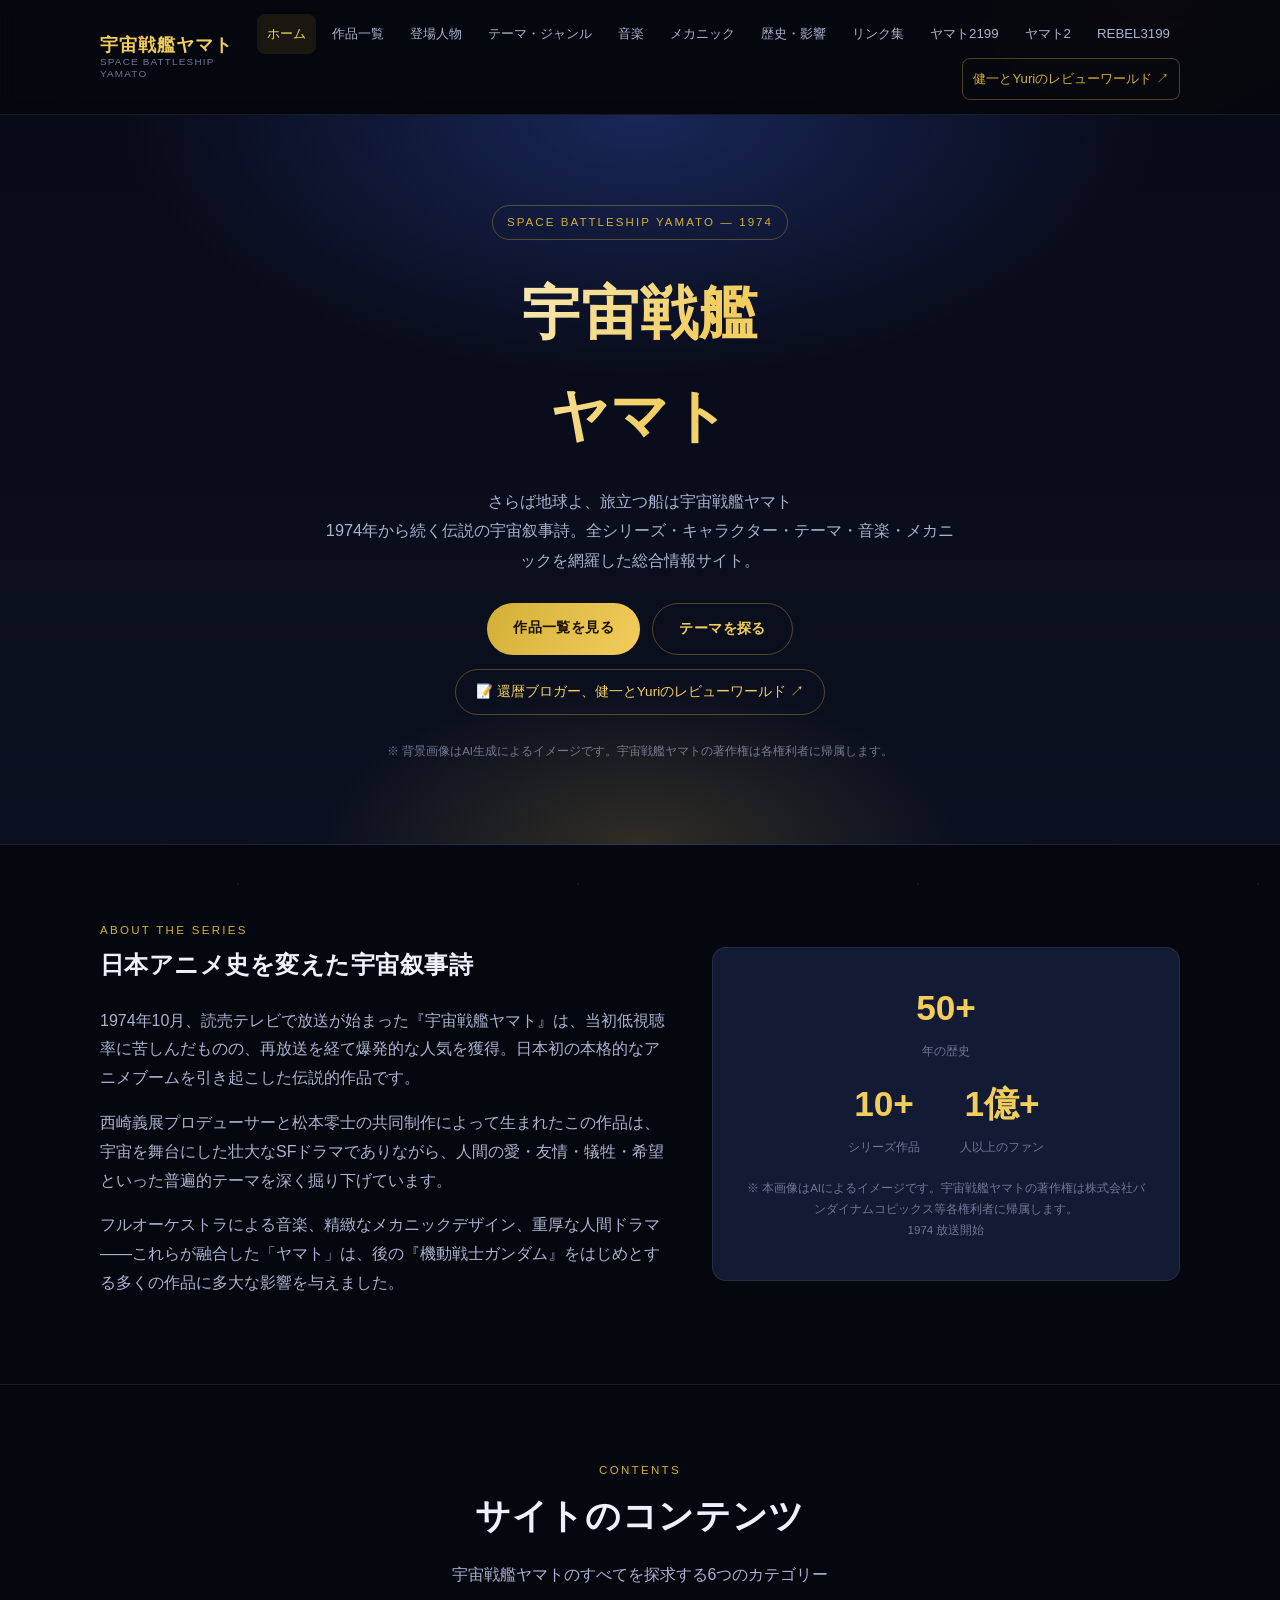
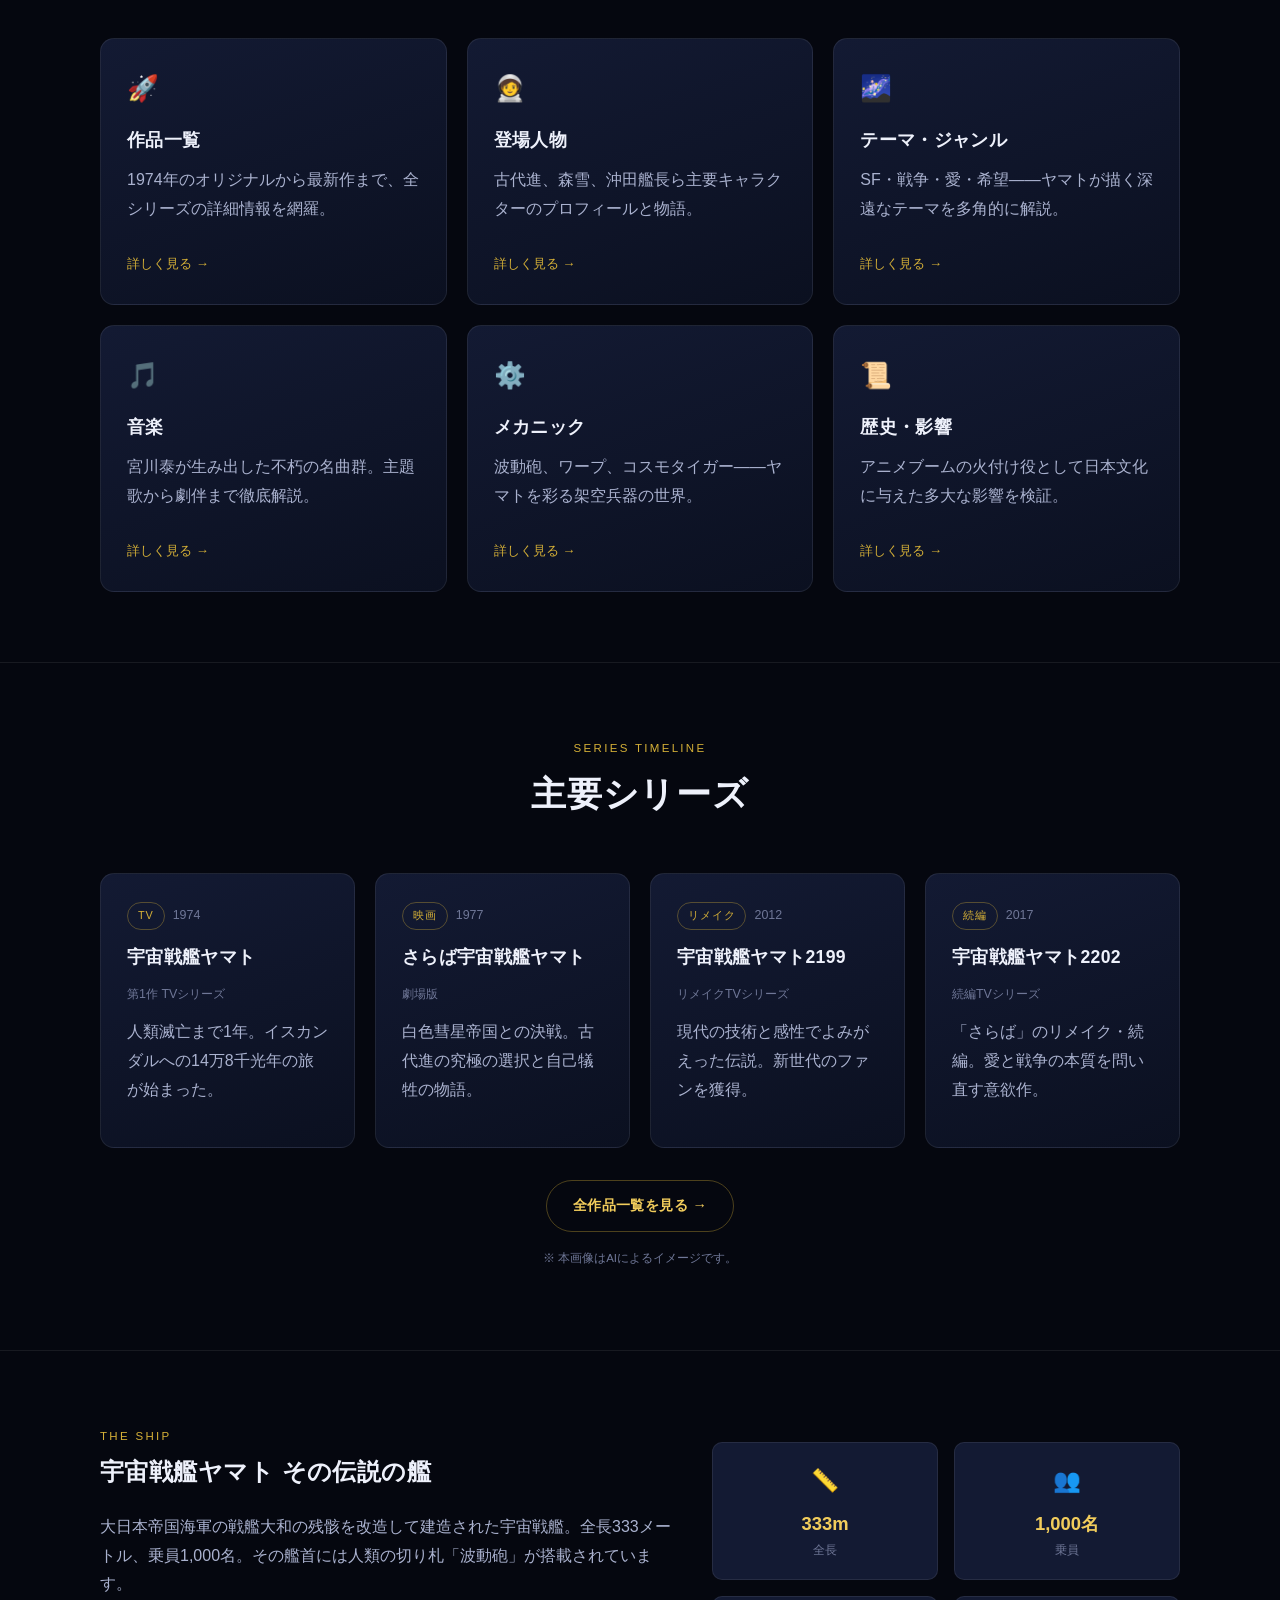
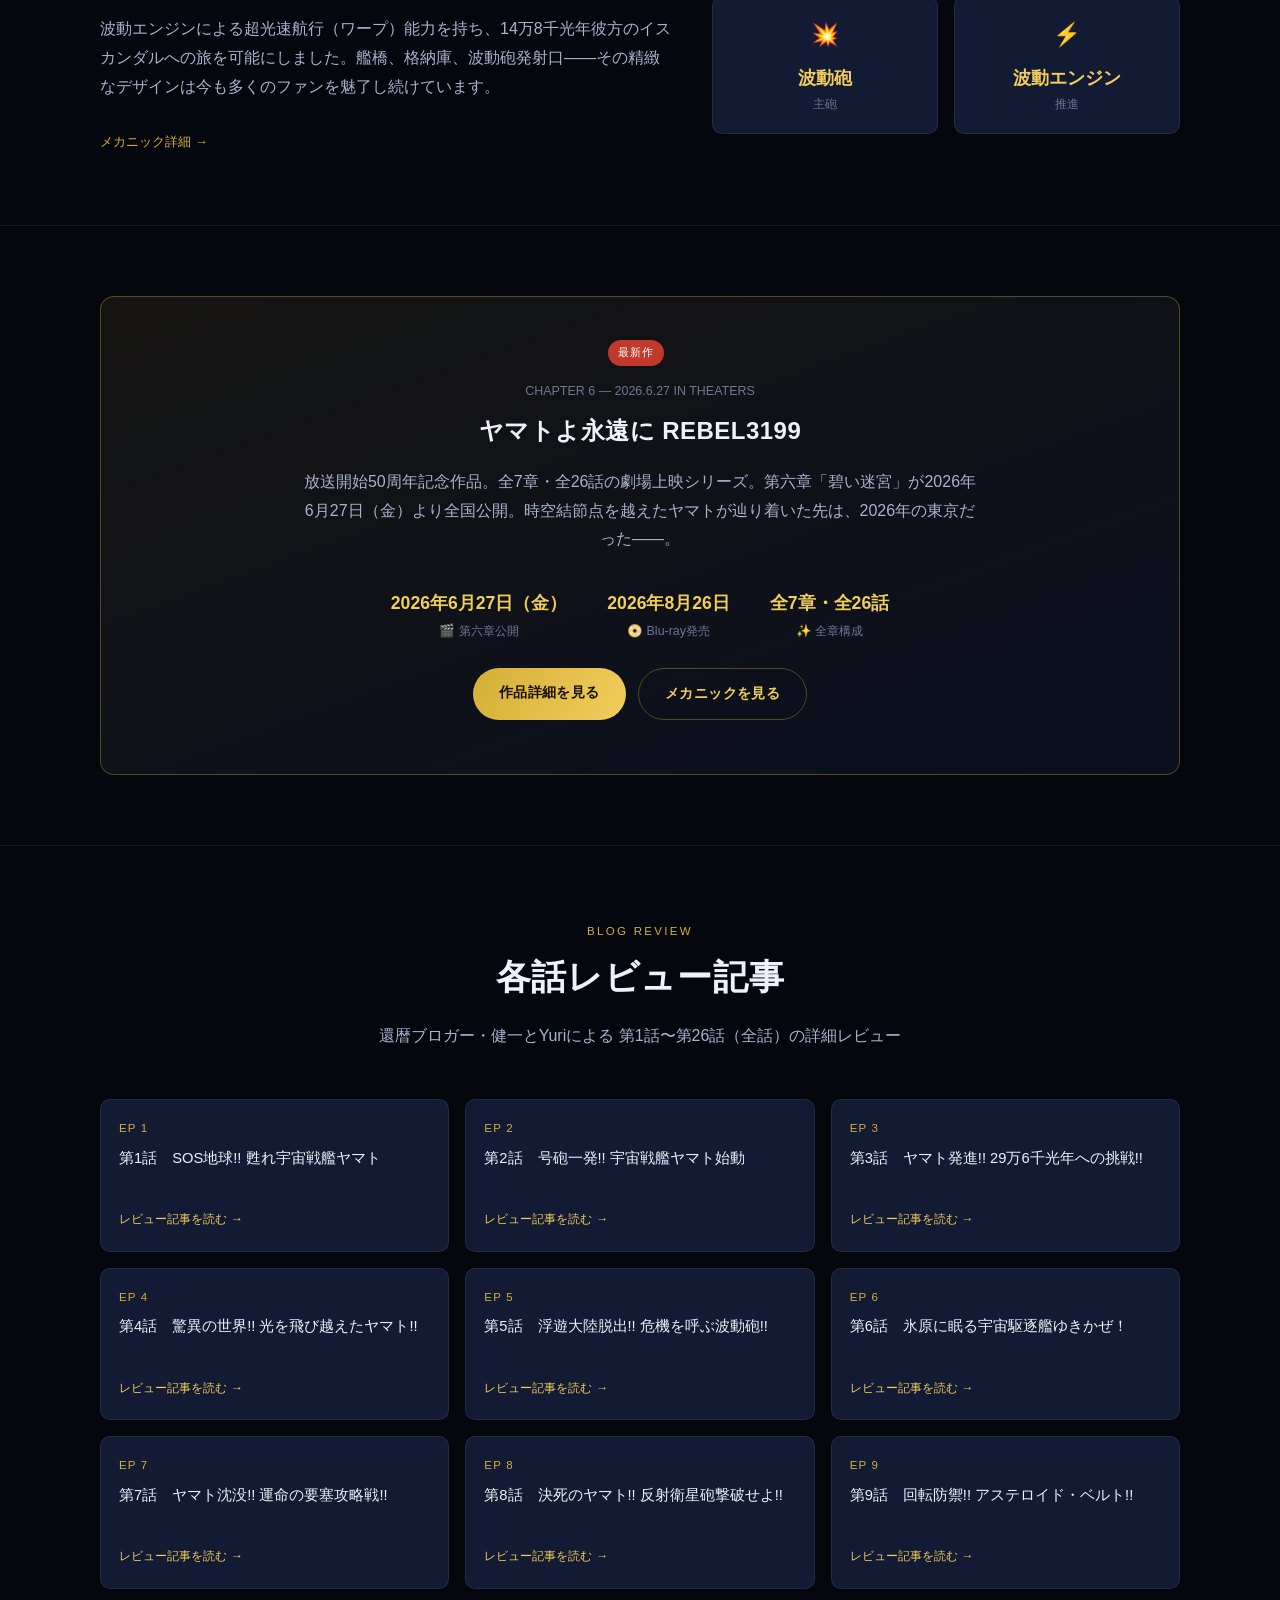
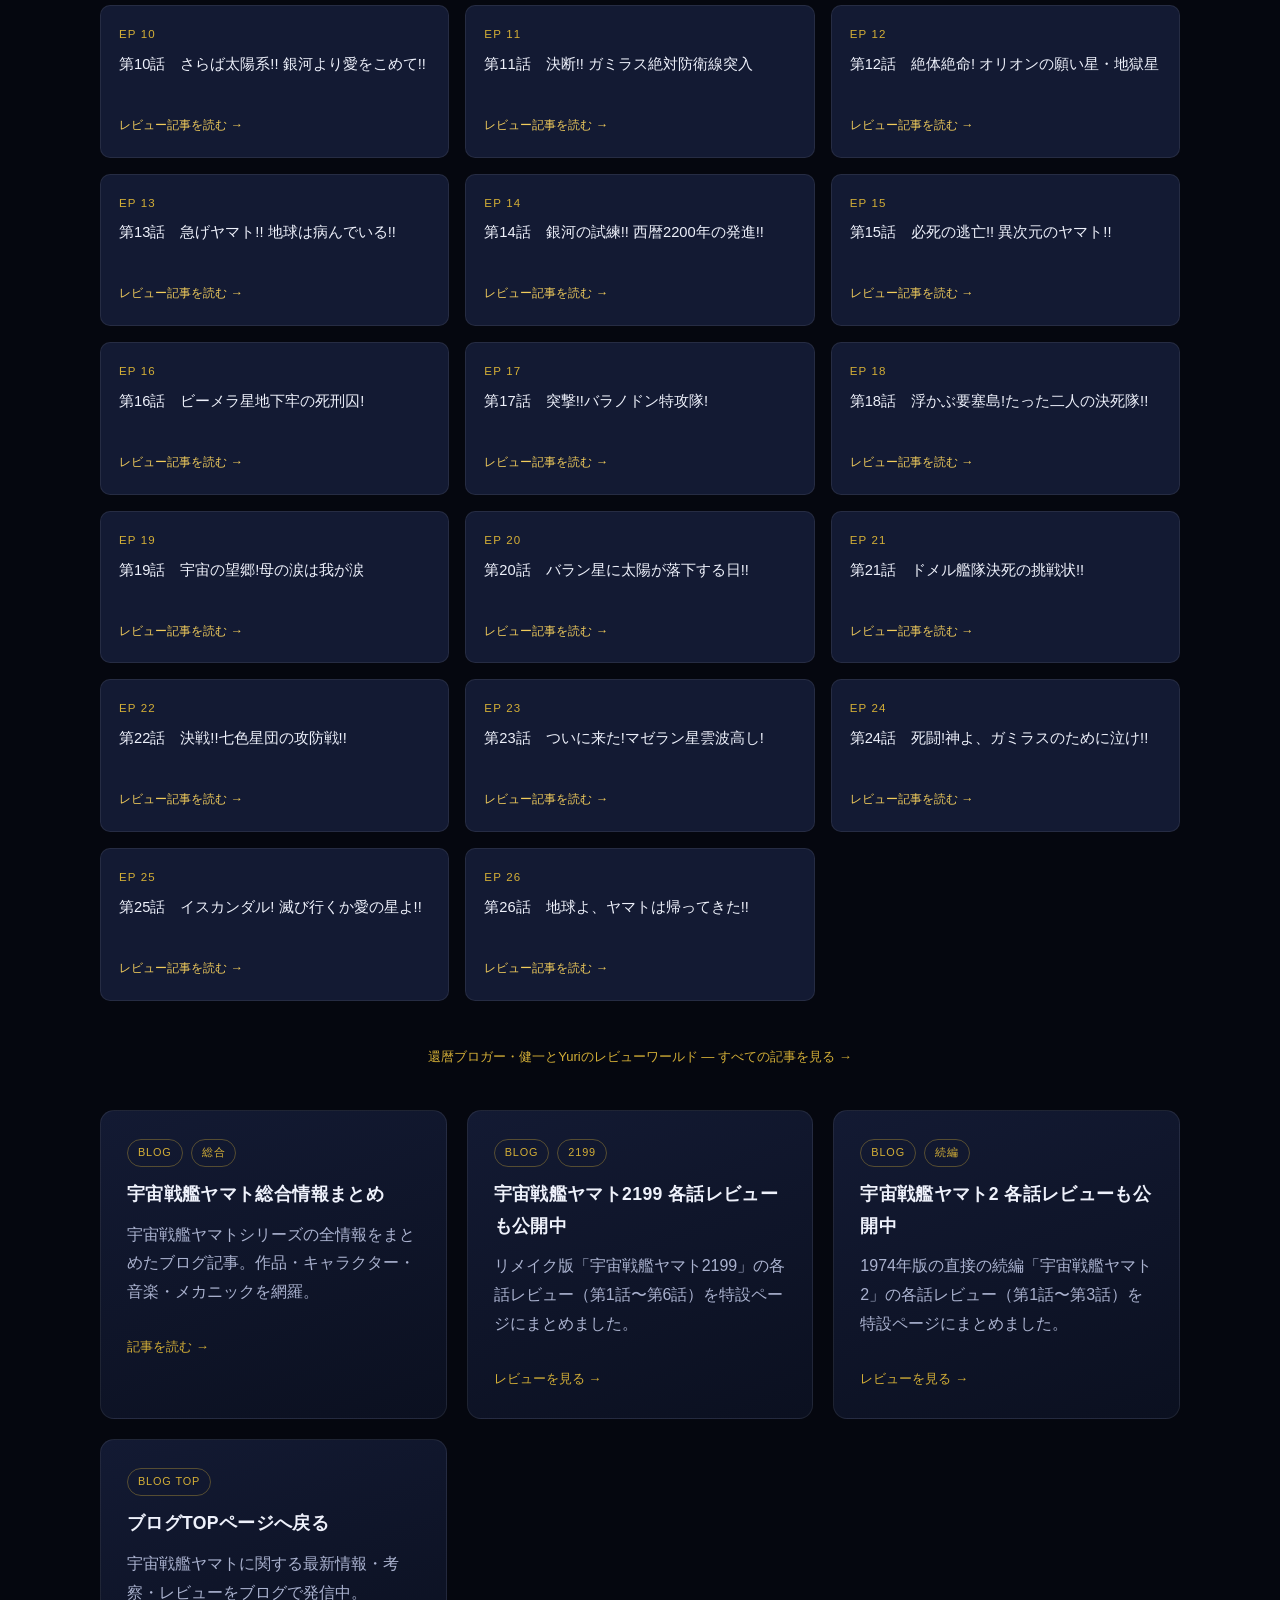
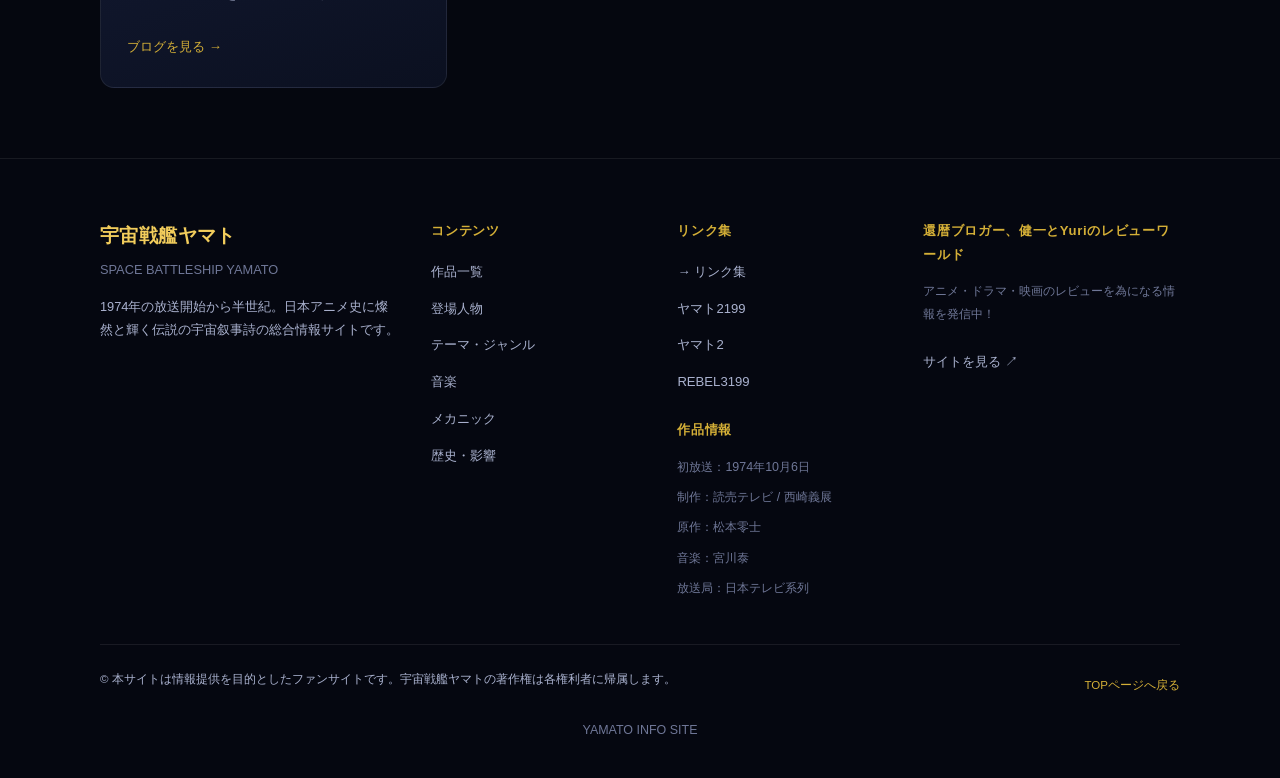
<file: index.html>
<!DOCTYPE html>
<html lang="ja">
<head>
<meta charset="UTF-8">
<meta name="viewport" content="width=device-width, initial-scale=1.0">
<title>宇宙戦艦ヤマト 総合情報サイト | SPACE BATTLESHIP YAMATO</title>
<meta name="description" content="1974年から続く宇宙戦艦ヤマトシリーズの総合情報サイト。作品一覧・登場人物・テーマ・音楽・メカニック・歴史を網羅したファンサイトです。">
<link rel="stylesheet" href="style.css">
</head>
<body>

<header class="site-header">
  <div class="header-inner">
    <a href="index.html" class="logo">
      <span class="logo-main">宇宙戦艦ヤマト</span>
      <span class="logo-sub">SPACE BATTLESHIP YAMATO</span>
    </a>
    <button class="nav-toggle" aria-label="メニューを開く" aria-expanded="false">&#9776;</button>
    <nav class="site-nav">
      <a href="index.html">ホーム</a>
      <a href="works.html">作品一覧</a>
      <a href="characters.html">登場人物</a>
      <a href="themes.html">テーマ・ジャンル</a>
      <a href="music.html">音楽</a>
      <a href="mechanics.html">メカニック</a>
      <a href="history.html">歴史・影響</a>
      <a href="links.html">リンク集</a>
      <a href="yamato2199.html">ヤマト2199</a>
      <a href="yamato2.html">ヤマト2</a>
      <a href="rebel3199.html">REBEL3199</a>
      <a href="https://www.anime-station.org/" target="_blank" rel="noopener noreferrer" class="nav-external">健一とYuriのレビューワールド ↗</a>
    </nav>
  </div>
</header>

<main>

  <!-- HERO -->
  <section class="hero" style="border-bottom:1px solid var(--border-soft);">
    <div class="container">
      <span class="eyebrow">SPACE BATTLESHIP YAMATO — 1974</span>
      <h1>宇宙戦艦<br>ヤマト</h1>
      <p class="lead">さらば地球よ、旅立つ船は宇宙戦艦ヤマト<br>
      1974年から続く伝説の宇宙叙事詩。全シリーズ・キャラクター・テーマ・音楽・メカニックを網羅した総合情報サイト。</p>
      <div class="button-row">
        <a href="works.html" class="btn btn-primary">作品一覧を見る</a>
        <a href="themes.html" class="btn btn-outline">テーマを探る</a>
      </div>
      <div class="button-row">
        <a href="https://www.anime-station.org/" target="_blank" rel="noopener noreferrer" class="btn-blog">📝 還暦ブロガー、健一とYuriのレビューワールド ↗</a>
      </div>
      <p class="hero-note">※ 背景画像はAI生成によるイメージです。宇宙戦艦ヤマトの著作権は各権利者に帰属します。</p>
    </div>
  </section>

  <!-- ABOUT -->
  <section>
    <div class="container">
      <div class="two-col">
        <div>
          <span class="section-kicker">ABOUT THE SERIES</span>
          <h2 style="margin-bottom:20px;">日本アニメ史を変えた宇宙叙事詩</h2>
          <p>1974年10月、読売テレビで放送が始まった『宇宙戦艦ヤマト』は、当初低視聴率に苦しんだものの、再放送を経て爆発的な人気を獲得。日本初の本格的なアニメブームを引き起こした伝説的作品です。</p>
          <p>西崎義展プロデューサーと松本零士の共同制作によって生まれたこの作品は、宇宙を舞台にした壮大なSFドラマでありながら、人間の愛・友情・犠牲・希望といった普遍的テーマを深く掘り下げています。</p>
          <p>フルオーケストラによる音楽、精緻なメカニックデザイン、重厚な人間ドラマ——これらが融合した「ヤマト」は、後の『機動戦士ガンダム』をはじめとする多くの作品に多大な影響を与えました。</p>
        </div>
        <div class="panel center">
          <div class="stat-row" style="margin:0 0 10px;">
            <div class="stat"><div class="num">50+</div><div class="label">年の歴史</div></div>
          </div>
          <div class="stat-row" style="margin:0;">
            <div class="stat"><div class="num">10+</div><div class="label">シリーズ作品</div></div>
            <div class="stat"><div class="num">1億+</div><div class="label">人以上のファン</div></div>
          </div>
          <p class="image-note" style="margin-top:20px;">※ 本画像はAIによるイメージです。宇宙戦艦ヤマトの著作権は株式会社バンダイナムコピックス等各権利者に帰属します。<br>1974 放送開始</p>
        </div>
      </div>
    </div>
  </section>

  <!-- CONTENTS -->
  <section>
    <div class="container">
      <div class="section-head">
        <span class="section-kicker">CONTENTS</span>
        <h2>サイトのコンテンツ</h2>
        <p>宇宙戦艦ヤマトのすべてを探求する6つのカテゴリー</p>
      </div>
      <div class="grid grid-3">
        <a class="card" href="works.html">
          <div class="card-icon">🚀</div>
          <h3>作品一覧</h3>
          <p>1974年のオリジナルから最新作まで、全シリーズの詳細情報を網羅。</p>
          <span class="card-link">詳しく見る →</span>
        </a>
        <a class="card" href="characters.html">
          <div class="card-icon">🧑‍🚀</div>
          <h3>登場人物</h3>
          <p>古代進、森雪、沖田艦長ら主要キャラクターのプロフィールと物語。</p>
          <span class="card-link">詳しく見る →</span>
        </a>
        <a class="card" href="themes.html">
          <div class="card-icon">🌌</div>
          <h3>テーマ・ジャンル</h3>
          <p>SF・戦争・愛・希望——ヤマトが描く深遠なテーマを多角的に解説。</p>
          <span class="card-link">詳しく見る →</span>
        </a>
        <a class="card" href="music.html">
          <div class="card-icon">🎵</div>
          <h3>音楽</h3>
          <p>宮川泰が生み出した不朽の名曲群。主題歌から劇伴まで徹底解説。</p>
          <span class="card-link">詳しく見る →</span>
        </a>
        <a class="card" href="mechanics.html">
          <div class="card-icon">⚙️</div>
          <h3>メカニック</h3>
          <p>波動砲、ワープ、コスモタイガー——ヤマトを彩る架空兵器の世界。</p>
          <span class="card-link">詳しく見る →</span>
        </a>
        <a class="card" href="history.html">
          <div class="card-icon">📜</div>
          <h3>歴史・影響</h3>
          <p>アニメブームの火付け役として日本文化に与えた多大な影響を検証。</p>
          <span class="card-link">詳しく見る →</span>
        </a>
      </div>
    </div>
  </section>

  <!-- SERIES TIMELINE -->
  <section>
    <div class="container">
      <div class="section-head">
        <span class="section-kicker">SERIES TIMELINE</span>
        <h2>主要シリーズ</h2>
      </div>
      <div class="grid grid-4">
        <div class="card">
          <span class="badge badge-outline">TV</span><span class="small">1974</span>
          <h3 style="margin-top:12px;">宇宙戦艦ヤマト</h3>
          <p class="small">第1作 TVシリーズ</p>
          <p>人類滅亡まで1年。イスカンダルへの14万8千光年の旅が始まった。</p>
        </div>
        <div class="card">
          <span class="badge badge-outline">映画</span><span class="small">1977</span>
          <h3 style="margin-top:12px;">さらば宇宙戦艦ヤマト</h3>
          <p class="small">劇場版</p>
          <p>白色彗星帝国との決戦。古代進の究極の選択と自己犠牲の物語。</p>
        </div>
        <a class="card" href="yamato2199.html">
          <span class="badge badge-outline">リメイク</span><span class="small">2012</span>
          <h3 style="margin-top:12px;">宇宙戦艦ヤマト2199</h3>
          <p class="small">リメイクTVシリーズ</p>
          <p>現代の技術と感性でよみがえった伝説。新世代のファンを獲得。</p>
        </a>
        <div class="card">
          <span class="badge badge-outline">続編</span><span class="small">2017</span>
          <h3 style="margin-top:12px;">宇宙戦艦ヤマト2202</h3>
          <p class="small">続編TVシリーズ</p>
          <p>「さらば」のリメイク・続編。愛と戦争の本質を問い直す意欲作。</p>
        </div>
      </div>
      <p class="center" style="margin-top:32px;">
        <a href="works.html" class="btn btn-outline">全作品一覧を見る →</a>
      </p>
      <p class="image-note">※ 本画像はAIによるイメージです。</p>
    </div>
  </section>

  <!-- THE SHIP -->
  <section>
    <div class="container">
      <div class="two-col">
        <div>
          <span class="section-kicker">THE SHIP</span>
          <h2 style="margin-bottom:20px;">宇宙戦艦ヤマト その伝説の艦</h2>
          <p>大日本帝国海軍の戦艦大和の残骸を改造して建造された宇宙戦艦。全長333メートル、乗員1,000名。その艦首には人類の切り札「波動砲」が搭載されています。</p>
          <p>波動エンジンによる超光速航行（ワープ）能力を持ち、14万8千光年彼方のイスカンダルへの旅を可能にしました。艦橋、格納庫、波動砲発射口——その精緻なデザインは今も多くのファンを魅了し続けています。</p>
          <a href="mechanics.html" class="card-link">メカニック詳細 →</a>
        </div>
        <div class="spec-grid" style="grid-template-columns:repeat(2,1fr); margin-bottom:0;">
          <div class="spec-item"><div class="spec-icon">📏</div><div class="spec-value">333m</div><div class="spec-label">全長</div></div>
          <div class="spec-item"><div class="spec-icon">👥</div><div class="spec-value">1,000名</div><div class="spec-label">乗員</div></div>
          <div class="spec-item"><div class="spec-icon">💥</div><div class="spec-value">波動砲</div><div class="spec-label">主砲</div></div>
          <div class="spec-item"><div class="spec-icon">⚡</div><div class="spec-value">波動エンジン</div><div class="spec-label">推進</div></div>
        </div>
      </div>
    </div>
  </section>

  <!-- LATEST WORK -->
  <section>
    <div class="container">
      <div class="blog-cta">
        <span class="badge badge-red">最新作</span>
        <p class="small" style="margin:14px 0 6px;">CHAPTER 6 — 2026.6.27 IN THEATERS</p>
        <h2 style="margin-bottom:16px;">ヤマトよ永遠に REBEL3199</h2>
        <p style="max-width:680px; margin:0 auto 24px;">放送開始50周年記念作品。全7章・全26話の劇場上映シリーズ。第六章「碧い迷宮」が2026年6月27日（金）より全国公開。時空結節点を越えたヤマトが辿り着いた先は、2026年の東京だった――。</p>
        <div class="stat-row" style="margin-bottom:26px;">
          <div class="stat"><div class="num" style="font-size:1.1rem;">2026年6月27日（金）</div><div class="label">🎬 第六章公開</div></div>
          <div class="stat"><div class="num" style="font-size:1.1rem;">2026年8月26日</div><div class="label">📀 Blu-ray発売</div></div>
          <div class="stat"><div class="num" style="font-size:1.1rem;">全7章・全26話</div><div class="label">✨ 全章構成</div></div>
        </div>
        <div class="button-row">
          <a href="rebel3199.html" class="btn btn-primary">作品詳細を見る</a>
          <a href="mechanics.html" class="btn btn-outline">メカニックを見る</a>
        </div>
      </div>
    </div>
  </section>

  <!-- BLOG REVIEW -->
  <section>
    <div class="container">
      <div class="section-head">
        <span class="section-kicker">BLOG REVIEW</span>
        <h2>各話レビュー記事</h2>
        <p>還暦ブロガー・健一とYuriによる 第1話〜第26話（全話）の詳細レビュー</p>
      </div>
      <div class="ep-grid">
        <div class="ep-card"><div class="ep-num">EP 1</div><div class="ep-title">第1話　SOS地球!! 甦れ宇宙戦艦ヤマト</div><a class="ep-link" href="https://ameblo.jp/kenanime2026/entry-12952190333.html" target="_blank" rel="noopener noreferrer">レビュー記事を読む →</a></div>
        <div class="ep-card"><div class="ep-num">EP 2</div><div class="ep-title">第2話　号砲一発!! 宇宙戦艦ヤマト始動</div><a class="ep-link" href="https://ameblo.jp/kenanime2026/entry-12954253539.html" target="_blank" rel="noopener noreferrer">レビュー記事を読む →</a></div>
        <div class="ep-card"><div class="ep-num">EP 3</div><div class="ep-title">第3話　ヤマト発進!! 29万6千光年への挑戦!!</div><a class="ep-link" href="https://ameblo.jp/kenanime2026/entry-12955067536.html" target="_blank" rel="noopener noreferrer">レビュー記事を読む →</a></div>
        <div class="ep-card"><div class="ep-num">EP 4</div><div class="ep-title">第4話　驚異の世界!! 光を飛び越えたヤマト!!</div><a class="ep-link" href="https://ameblo.jp/kenanime2026/entry-12955153389.html" target="_blank" rel="noopener noreferrer">レビュー記事を読む →</a></div>
        <div class="ep-card"><div class="ep-num">EP 5</div><div class="ep-title">第5話　浮遊大陸脱出!! 危機を呼ぶ波動砲!!</div><a class="ep-link" href="https://ameblo.jp/kenanime2026/entry-12955842508.html" target="_blank" rel="noopener noreferrer">レビュー記事を読む →</a></div>
        <div class="ep-card"><div class="ep-num">EP 6</div><div class="ep-title">第6話　氷原に眠る宇宙駆逐艦ゆきかぜ！</div><a class="ep-link" href="https://ameblo.jp/kenanime2026/entry-12956148350.html" target="_blank" rel="noopener noreferrer">レビュー記事を読む →</a></div>
        <div class="ep-card"><div class="ep-num">EP 7</div><div class="ep-title">第7話　ヤマト沈没!! 運命の要塞攻略戦!!</div><a class="ep-link" href="https://ameblo.jp/kenanime2026/entry-12957284159.html" target="_blank" rel="noopener noreferrer">レビュー記事を読む →</a></div>
        <div class="ep-card"><div class="ep-num">EP 8</div><div class="ep-title">第8話　決死のヤマト!! 反射衛星砲撃破せよ!!</div><a class="ep-link" href="https://ameblo.jp/kenanime2026/entry-12958097617.html" target="_blank" rel="noopener noreferrer">レビュー記事を読む →</a></div>
        <div class="ep-card"><div class="ep-num">EP 9</div><div class="ep-title">第9話　回転防禦!! アステロイド・ベルト!!</div><a class="ep-link" href="https://ameblo.jp/kenanime2026/entry-12959697008.html" target="_blank" rel="noopener noreferrer">レビュー記事を読む →</a></div>
        <div class="ep-card"><div class="ep-num">EP 10</div><div class="ep-title">第10話　さらば太陽系!! 銀河より愛をこめて!!</div><a class="ep-link" href="https://ameblo.jp/kenanime2026/entry-12960052158.html" target="_blank" rel="noopener noreferrer">レビュー記事を読む →</a></div>
        <div class="ep-card"><div class="ep-num">EP 11</div><div class="ep-title">第11話　決断!! ガミラス絶対防衛線突入</div><a class="ep-link" href="https://ameblo.jp/kenanime2026/entry-12960122832.html" target="_blank" rel="noopener noreferrer">レビュー記事を読む →</a></div>
        <div class="ep-card"><div class="ep-num">EP 12</div><div class="ep-title">第12話　絶体絶命! オリオンの願い星・地獄星</div><a class="ep-link" href="https://ameblo.jp/kenanime2026/entry-12961592356.html" target="_blank" rel="noopener noreferrer">レビュー記事を読む →</a></div>
        <div class="ep-card"><div class="ep-num">EP 13</div><div class="ep-title">第13話　急げヤマト!! 地球は病んでいる!!</div><a class="ep-link" href="https://ameblo.jp/kenanime2026/entry-12962468361.html" target="_blank" rel="noopener noreferrer">レビュー記事を読む →</a></div>
        <div class="ep-card"><div class="ep-num">EP 14</div><div class="ep-title">第14話　銀河の試練!! 西暦2200年の発進!!</div><a class="ep-link" href="https://ameblo.jp/kenanime2026/entry-12962973408.html" target="_blank" rel="noopener noreferrer">レビュー記事を読む →</a></div>
        <div class="ep-card"><div class="ep-num">EP 15</div><div class="ep-title">第15話　必死の逃亡!! 異次元のヤマト!!</div><a class="ep-link" href="https://ameblo.jp/kenanime2026/entry-12963979379.html" target="_blank" rel="noopener noreferrer">レビュー記事を読む →</a></div>
        <div class="ep-card"><div class="ep-num">EP 16</div><div class="ep-title">第16話　ビーメラ星地下牢の死刑囚!</div><a class="ep-link" href="https://ameblo.jp/kenanime2026/entry-12964750364.html" target="_blank" rel="noopener noreferrer">レビュー記事を読む →</a></div>
        <div class="ep-card"><div class="ep-num">EP 17</div><div class="ep-title">第17話　突撃!!バラノドン特攻隊!</div><a class="ep-link" href="https://ameblo.jp/kenanime2026/entry-12965383576.html" target="_blank" rel="noopener noreferrer">レビュー記事を読む →</a></div>
        <div class="ep-card"><div class="ep-num">EP 18</div><div class="ep-title">第18話　浮かぶ要塞島!たった二人の決死隊!!</div><a class="ep-link" href="https://ameblo.jp/kenanime2026/entry-12966114140.html" target="_blank" rel="noopener noreferrer">レビュー記事を読む →</a></div>
        <div class="ep-card"><div class="ep-num">EP 19</div><div class="ep-title">第19話　宇宙の望郷!母の涙は我が涙</div><a class="ep-link" href="https://ameblo.jp/kenanime2026/entry-12966912856.html" target="_blank" rel="noopener noreferrer">レビュー記事を読む →</a></div>
        <div class="ep-card"><div class="ep-num">EP 20</div><div class="ep-title">第20話　バラン星に太陽が落下する日!!</div><a class="ep-link" href="https://ameblo.jp/kenanime2026/entry-12967643539.html" target="_blank" rel="noopener noreferrer">レビュー記事を読む →</a></div>
        <div class="ep-card"><div class="ep-num">EP 21</div><div class="ep-title">第21話　ドメル艦隊決死の挑戦状!!</div><a class="ep-link" href="https://ameblo.jp/kenanime2026/entry-12968411732.html" target="_blank" rel="noopener noreferrer">レビュー記事を読む →</a></div>
        <div class="ep-card"><div class="ep-num">EP 22</div><div class="ep-title">第22話　決戦!!七色星団の攻防戦!!</div><a class="ep-link" href="https://ameblo.jp/kenanime2026/entry-12969375112.html" target="_blank" rel="noopener noreferrer">レビュー記事を読む →</a></div>
        <div class="ep-card"><div class="ep-num">EP 23</div><div class="ep-title">第23話　ついに来た!マゼラン星雲波高し!</div><a class="ep-link" href="https://ameblo.jp/kenanime2026/entry-12970106198.html" target="_blank" rel="noopener noreferrer">レビュー記事を読む →</a></div>
        <div class="ep-card"><div class="ep-num">EP 24</div><div class="ep-title">第24話　死闘!神よ、ガミラスのために泣け!!</div><a class="ep-link" href="https://ameblo.jp/kenanime2026/entry-12970863122.html" target="_blank" rel="noopener noreferrer">レビュー記事を読む →</a></div>
        <div class="ep-card"><div class="ep-num">EP 25</div><div class="ep-title">第25話　イスカンダル! 滅び行くか愛の星よ!!</div><a class="ep-link" href="https://ameblo.jp/kenanime2026/entry-12971558028.html" target="_blank" rel="noopener noreferrer">レビュー記事を読む →</a></div>
        <div class="ep-card"><div class="ep-num">EP 26</div><div class="ep-title">第26話　地球よ、ヤマトは帰ってきた!!</div><a class="ep-link" href="https://ameblo.jp/kenanime2026/entry-12972264625.html" target="_blank" rel="noopener noreferrer">レビュー記事を読む →</a></div>
      </div>
      <p class="center" style="margin-top:32px;">
        <a href="https://www.anime-station.org/" target="_blank" rel="noopener noreferrer" class="card-link">還暦ブロガー・健一とYuriのレビューワールド — すべての記事を見る →</a>
      </p>

      <div class="grid grid-3" style="margin-top:40px;">
        <a class="card" href="https://ameblo.jp/kenanime2026/entry-12955072585.html" target="_blank" rel="noopener noreferrer">
          <span class="badge badge-outline">BLOG</span><span class="badge badge-outline">総合</span>
          <h3 style="margin-top:12px;">宇宙戦艦ヤマト総合情報まとめ</h3>
          <p>宇宙戦艦ヤマトシリーズの全情報をまとめたブログ記事。作品・キャラクター・音楽・メカニックを網羅。</p>
          <span class="card-link">記事を読む →</span>
        </a>
        <a class="card" href="yamato2199.html">
          <span class="badge badge-outline">BLOG</span><span class="badge badge-outline">2199</span>
          <h3 style="margin-top:12px;">宇宙戦艦ヤマト2199 各話レビューも公開中</h3>
          <p>リメイク版「宇宙戦艦ヤマト2199」の各話レビュー（第1話〜第6話）を特設ページにまとめました。</p>
          <span class="card-link">レビューを見る →</span>
        </a>
        <a class="card" href="yamato2.html">
          <span class="badge badge-outline">BLOG</span><span class="badge badge-outline">続編</span>
          <h3 style="margin-top:12px;">宇宙戦艦ヤマト2 各話レビューも公開中</h3>
          <p>1974年版の直接の続編「宇宙戦艦ヤマト2」の各話レビュー（第1話〜第3話）を特設ページにまとめました。</p>
          <span class="card-link">レビューを見る →</span>
        </a>
        <a class="card" href="https://www.anime-station.org/" target="_blank" rel="noopener noreferrer">
          <span class="badge badge-outline">BLOG TOP</span>
          <h3 style="margin-top:12px;">ブログTOPページへ戻る</h3>
          <p>宇宙戦艦ヤマトに関する最新情報・考察・レビューをブログで発信中。</p>
          <span class="card-link">ブログを見る →</span>
        </a>
      </div>
    </div>
  </section>

</main>

<footer class="site-footer">
  <div class="container">
    <div class="footer-inner">
      <div class="footer-brand">
        <h2>宇宙戦艦ヤマト</h2>
        <p class="small" style="margin-bottom:14px;">SPACE BATTLESHIP YAMATO</p>
        <p>1974年の放送開始から半世紀。日本アニメ史に燦然と輝く伝説の宇宙叙事詩の総合情報サイトです。</p>
      </div>
      <div class="footer-col">
        <h3>コンテンツ</h3>
        <ul>
          <li><a href="works.html">作品一覧</a></li>
          <li><a href="characters.html">登場人物</a></li>
          <li><a href="themes.html">テーマ・ジャンル</a></li>
          <li><a href="music.html">音楽</a></li>
          <li><a href="mechanics.html">メカニック</a></li>
          <li><a href="history.html">歴史・影響</a></li>
        </ul>
      </div>
      <div class="footer-col">
        <h3>リンク集</h3>
        <ul>
          <li><a href="links.html">→ リンク集</a></li>
          <li><a href="yamato2199.html">ヤマト2199</a></li>
          <li><a href="yamato2.html">ヤマト2</a></li>
          <li><a href="rebel3199.html">REBEL3199</a></li>
        </ul>
        <h3 style="margin-top:22px;">作品情報</h3>
        <ul class="footer-info">
          <li>初放送：1974年10月6日</li>
          <li>制作：読売テレビ / 西崎義展</li>
          <li>原作：松本零士</li>
          <li>音楽：宮川泰</li>
          <li>放送局：日本テレビ系列</li>
        </ul>
      </div>
      <div class="footer-col">
        <h3>還暦ブロガー、健一とYuriのレビューワールド</h3>
        <p class="small">アニメ・ドラマ・映画のレビューを為になる情報を発信中！</p>
        <a href="https://www.anime-station.org/" target="_blank" rel="noopener noreferrer" class="card-link">サイトを見る ↗</a>
      </div>
    </div>
    <div class="footer-bottom">
      <p>© 本サイトは情報提供を目的としたファンサイトです。宇宙戦艦ヤマトの著作権は各権利者に帰属します。</p>
      <a href="index.html">TOPページへ戻る</a>
    </div>
    <p class="small center" style="margin-top:18px;">YAMATO INFO SITE</p>
  </div>
</footer>

<script src="script.js"></script>
</body>
</html>
</file>
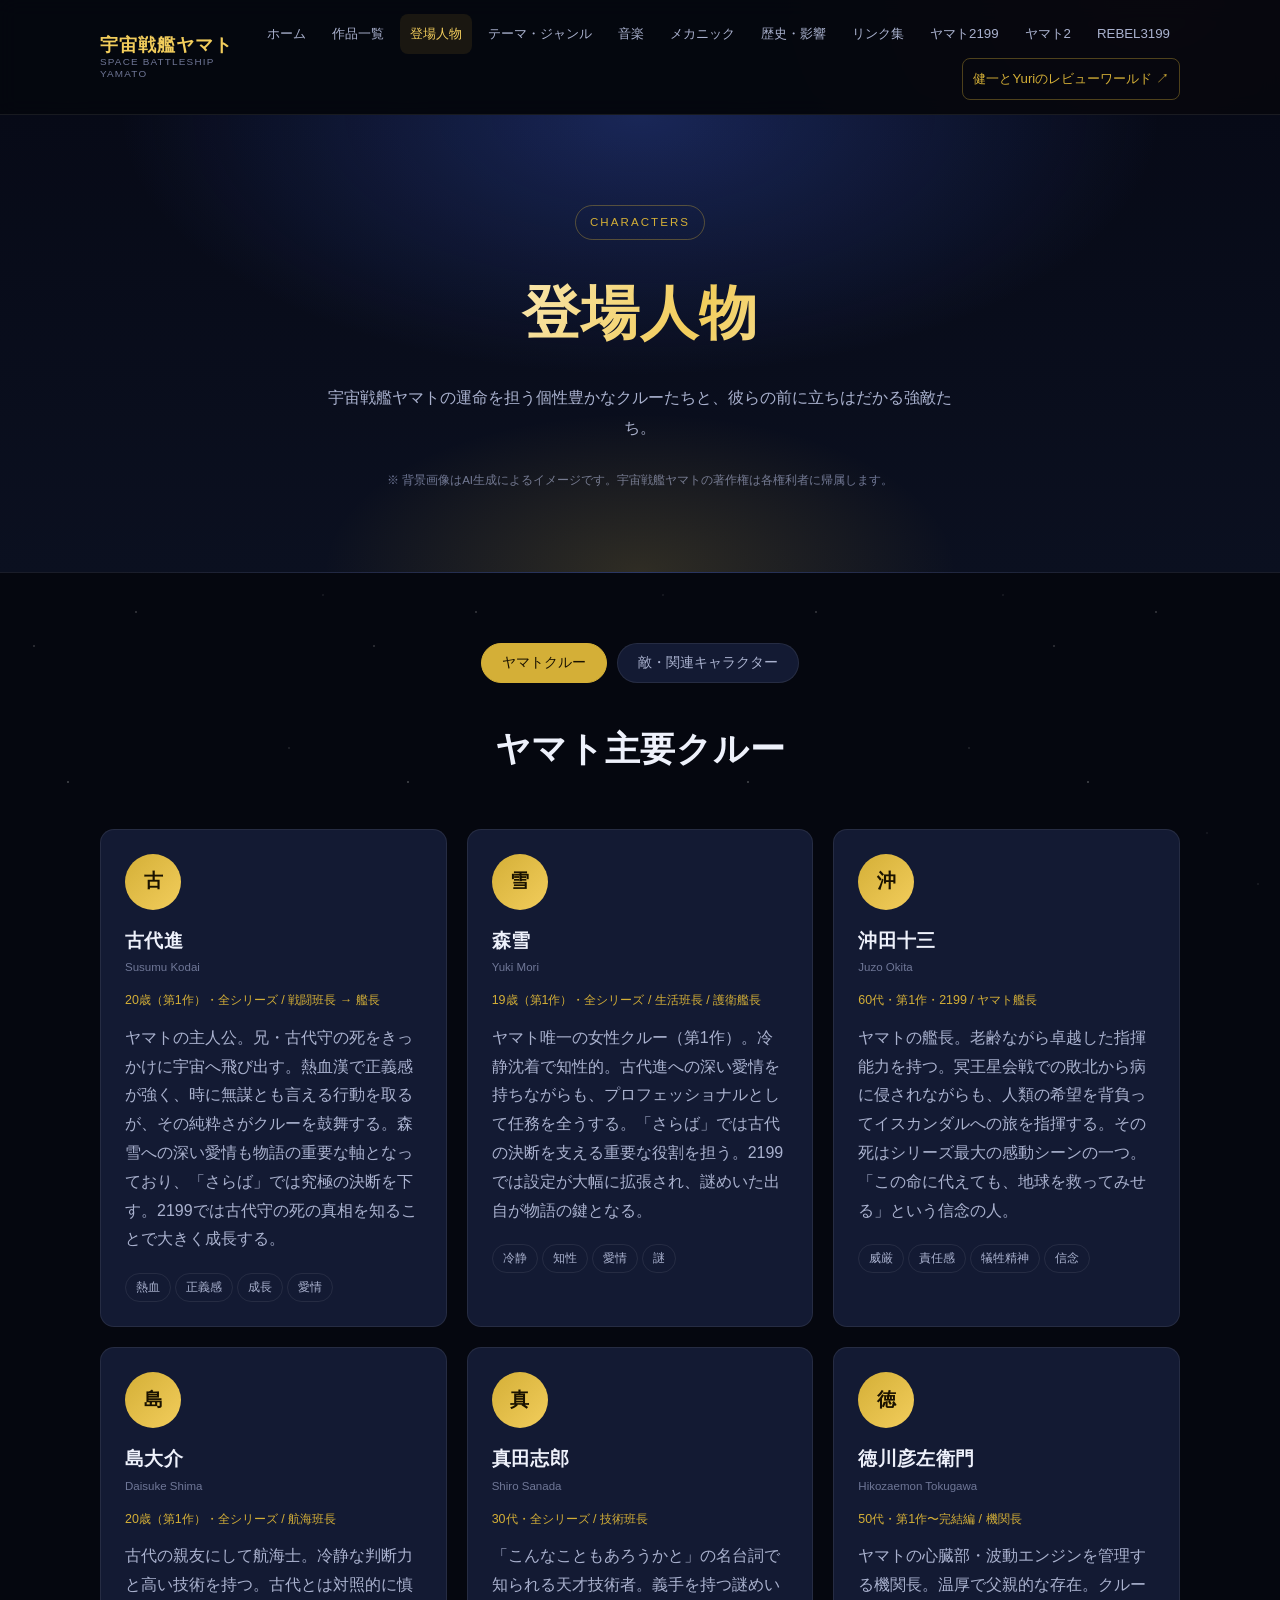
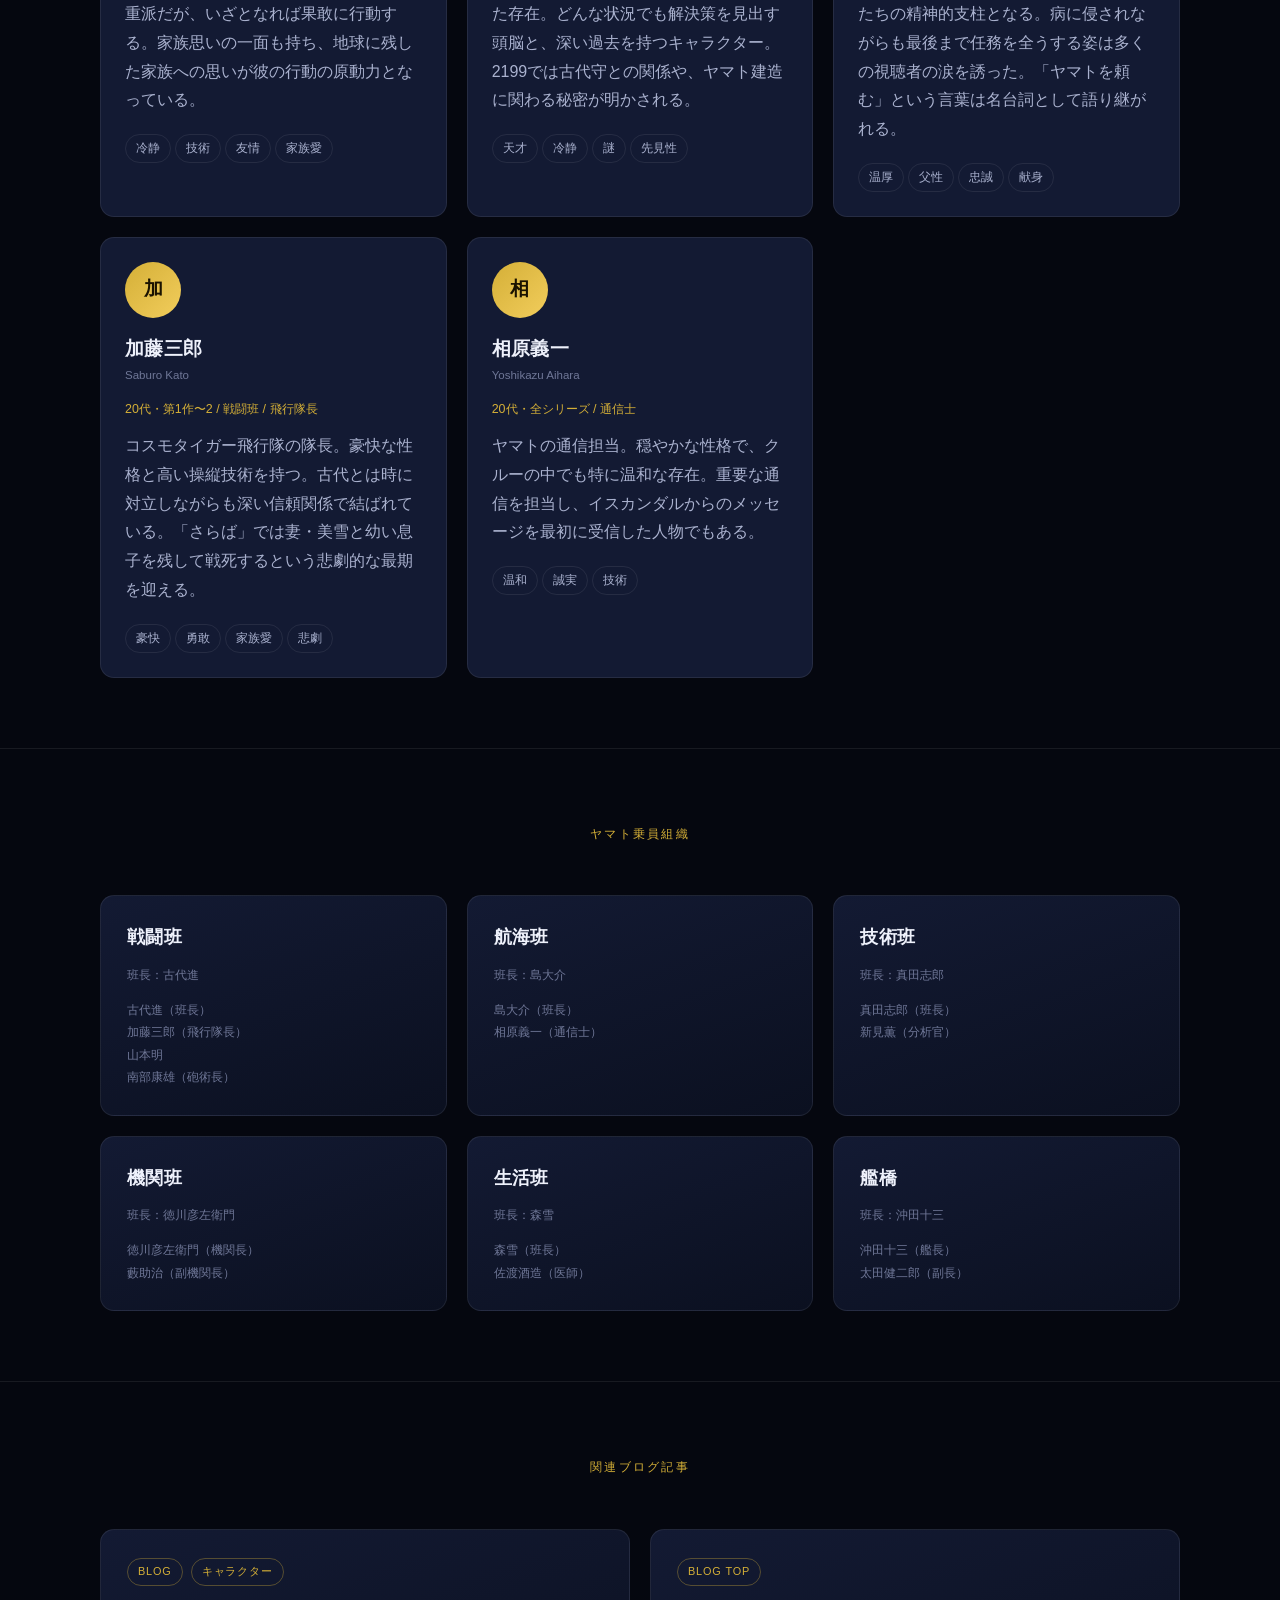
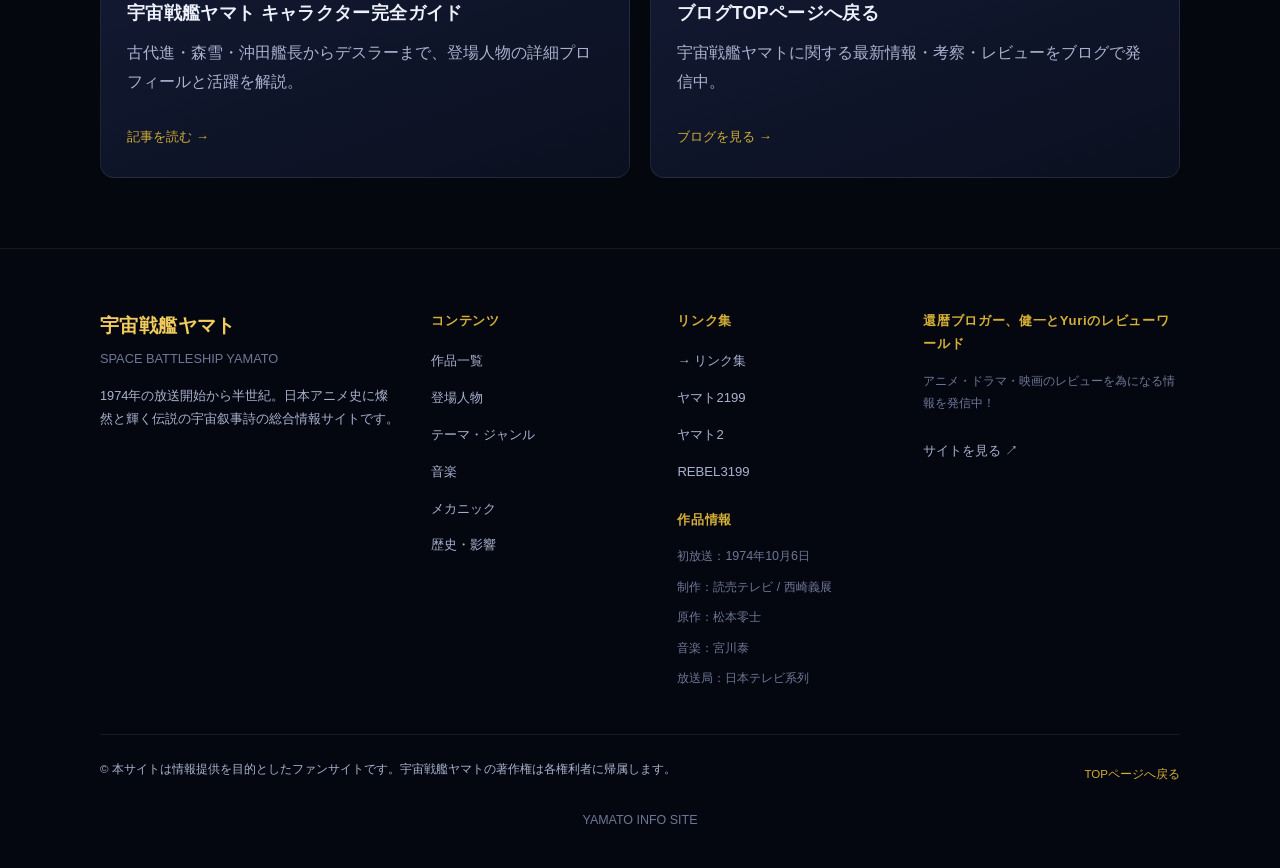
<file: characters.html>
<!DOCTYPE html>
<html lang="ja">
<head>
<meta charset="UTF-8">
<meta name="viewport" content="width=device-width, initial-scale=1.0">
<title>登場人物 | 宇宙戦艦ヤマト 総合情報サイト</title>
<meta name="description" content="古代進、森雪、沖田艦長らヤマトクルーと、デスラー総統ら敵・関連キャラクターのプロフィールを紹介。">
<link rel="stylesheet" href="style.css">
</head>
<body>

<header class="site-header">
  <div class="header-inner">
    <a href="index.html" class="logo">
      <span class="logo-main">宇宙戦艦ヤマト</span>
      <span class="logo-sub">SPACE BATTLESHIP YAMATO</span>
    </a>
    <button class="nav-toggle" aria-label="メニューを開く" aria-expanded="false">&#9776;</button>
    <nav class="site-nav">
      <a href="index.html">ホーム</a>
      <a href="works.html">作品一覧</a>
      <a href="characters.html">登場人物</a>
      <a href="themes.html">テーマ・ジャンル</a>
      <a href="music.html">音楽</a>
      <a href="mechanics.html">メカニック</a>
      <a href="history.html">歴史・影響</a>
      <a href="links.html">リンク集</a>
      <a href="yamato2199.html">ヤマト2199</a>
      <a href="yamato2.html">ヤマト2</a>
      <a href="rebel3199.html">REBEL3199</a>
      <a href="https://www.anime-station.org/" target="_blank" rel="noopener noreferrer" class="nav-external">健一とYuriのレビューワールド ↗</a>
    </nav>
  </div>
</header>

<main>

  <section class="hero">
    <div class="container">
      <span class="eyebrow">CHARACTERS</span>
      <h1>登場人物</h1>
      <p class="lead">宇宙戦艦ヤマトの運命を担う個性豊かなクルーたちと、彼らの前に立ちはだかる強敵たち。</p>
      <p class="hero-note">※ 背景画像はAI生成によるイメージです。宇宙戦艦ヤマトの著作権は各権利者に帰属します。</p>
    </div>
  </section>

  <section>
    <div class="container">

      <div class="tabbar" data-tab-group="characters">
        <button class="tab-btn active" data-tab-target="crew">ヤマトクルー</button>
        <button class="tab-btn" data-tab-target="enemy">敵・関連キャラクター</button>
      </div>

      <!-- CREW PANEL -->
      <div class="tab-panel active" data-tab-panel="characters" data-tab-value="crew">
        <div class="section-head">
          <h2>ヤマト主要クルー</h2>
        </div>
        <div class="grid grid-3">

          <div class="char-card">
            <div class="char-avatar">古</div>
            <h3>古代進</h3>
            <p class="char-name-en">Susumu Kodai</p>
            <p class="char-meta">20歳（第1作）・全シリーズ / 戦闘班長 → 艦長</p>
            <p>ヤマトの主人公。兄・古代守の死をきっかけに宇宙へ飛び出す。熱血漢で正義感が強く、時に無謀とも言える行動を取るが、その純粋さがクルーを鼓舞する。森雪への深い愛情も物語の重要な軸となっており、「さらば」では究極の決断を下す。2199では古代守の死の真相を知ることで大きく成長する。</p>
            <span class="tag">熱血</span><span class="tag">正義感</span><span class="tag">成長</span><span class="tag">愛情</span>
          </div>

          <div class="char-card">
            <div class="char-avatar">雪</div>
            <h3>森雪</h3>
            <p class="char-name-en">Yuki Mori</p>
            <p class="char-meta">19歳（第1作）・全シリーズ / 生活班長 / 護衛艦長</p>
            <p>ヤマト唯一の女性クルー（第1作）。冷静沈着で知性的。古代進への深い愛情を持ちながらも、プロフェッショナルとして任務を全うする。「さらば」では古代の決断を支える重要な役割を担う。2199では設定が大幅に拡張され、謎めいた出自が物語の鍵となる。</p>
            <span class="tag">冷静</span><span class="tag">知性</span><span class="tag">愛情</span><span class="tag">謎</span>
          </div>

          <div class="char-card">
            <div class="char-avatar">沖</div>
            <h3>沖田十三</h3>
            <p class="char-name-en">Juzo Okita</p>
            <p class="char-meta">60代・第1作・2199 / ヤマト艦長</p>
            <p>ヤマトの艦長。老齢ながら卓越した指揮能力を持つ。冥王星会戦での敗北から病に侵されながらも、人類の希望を背負ってイスカンダルへの旅を指揮する。その死はシリーズ最大の感動シーンの一つ。「この命に代えても、地球を救ってみせる」という信念の人。</p>
            <span class="tag">威厳</span><span class="tag">責任感</span><span class="tag">犠牲精神</span><span class="tag">信念</span>
          </div>

          <div class="char-card">
            <div class="char-avatar">島</div>
            <h3>島大介</h3>
            <p class="char-name-en">Daisuke Shima</p>
            <p class="char-meta">20歳（第1作）・全シリーズ / 航海班長</p>
            <p>古代の親友にして航海士。冷静な判断力と高い技術を持つ。古代とは対照的に慎重派だが、いざとなれば果敢に行動する。家族思いの一面も持ち、地球に残した家族への思いが彼の行動の原動力となっている。</p>
            <span class="tag">冷静</span><span class="tag">技術</span><span class="tag">友情</span><span class="tag">家族愛</span>
          </div>

          <div class="char-card">
            <div class="char-avatar">真</div>
            <h3>真田志郎</h3>
            <p class="char-name-en">Shiro Sanada</p>
            <p class="char-meta">30代・全シリーズ / 技術班長</p>
            <p>「こんなこともあろうかと」の名台詞で知られる天才技術者。義手を持つ謎めいた存在。どんな状況でも解決策を見出す頭脳と、深い過去を持つキャラクター。2199では古代守との関係や、ヤマト建造に関わる秘密が明かされる。</p>
            <span class="tag">天才</span><span class="tag">冷静</span><span class="tag">謎</span><span class="tag">先見性</span>
          </div>

          <div class="char-card">
            <div class="char-avatar">徳</div>
            <h3>徳川彦左衛門</h3>
            <p class="char-name-en">Hikozaemon Tokugawa</p>
            <p class="char-meta">50代・第1作〜完結編 / 機関長</p>
            <p>ヤマトの心臓部・波動エンジンを管理する機関長。温厚で父親的な存在。クルーたちの精神的支柱となる。病に侵されながらも最後まで任務を全うする姿は多くの視聴者の涙を誘った。「ヤマトを頼む」という言葉は名台詞として語り継がれる。</p>
            <span class="tag">温厚</span><span class="tag">父性</span><span class="tag">忠誠</span><span class="tag">献身</span>
          </div>

          <div class="char-card">
            <div class="char-avatar">加</div>
            <h3>加藤三郎</h3>
            <p class="char-name-en">Saburo Kato</p>
            <p class="char-meta">20代・第1作〜2 / 戦闘班 / 飛行隊長</p>
            <p>コスモタイガー飛行隊の隊長。豪快な性格と高い操縦技術を持つ。古代とは時に対立しながらも深い信頼関係で結ばれている。「さらば」では妻・美雪と幼い息子を残して戦死するという悲劇的な最期を迎える。</p>
            <span class="tag">豪快</span><span class="tag">勇敢</span><span class="tag">家族愛</span><span class="tag">悲劇</span>
          </div>

          <div class="char-card">
            <div class="char-avatar">相</div>
            <h3>相原義一</h3>
            <p class="char-name-en">Yoshikazu Aihara</p>
            <p class="char-meta">20代・全シリーズ / 通信士</p>
            <p>ヤマトの通信担当。穏やかな性格で、クルーの中でも特に温和な存在。重要な通信を担当し、イスカンダルからのメッセージを最初に受信した人物でもある。</p>
            <span class="tag">温和</span><span class="tag">誠実</span><span class="tag">技術</span>
          </div>

        </div>
      </div>

      <!-- ENEMY PANEL -->
      <div class="tab-panel" data-tab-panel="characters" data-tab-value="enemy">
        <div class="section-head">
          <h2>敵・関連キャラクター</h2>
        </div>
        <div class="grid grid-3">

          <div class="char-card enemy">
            <div class="char-avatar">デ</div>
            <h3>デスラー</h3>
            <p class="char-name-en">Abelt Dessler</p>
            <p class="char-meta">ガミラス帝国 / ガミラス総統</p>
            <p>第1作の主要敵役。ガミラス星の独裁者にして天才的戦略家。当初は冷酷な侵略者として描かれるが、後のシリーズでは複雑な内面と誇り高き姿が明かされ、ヤマトの宿命的な好敵手となる。2199では「ガミラス人も生きる場所を求める者たち」という悲劇的な側面が強調される。</p>
            <span class="tag">カリスマ</span><span class="tag">誇り</span><span class="tag">宿命</span><span class="tag">複雑</span>
          </div>

          <div class="char-card enemy">
            <div class="char-avatar">ス</div>
            <h3>スターシャ</h3>
            <p class="char-name-en">Starsha Iscandar</p>
            <p class="char-meta">イスカンダル / イスカンダル女王</p>
            <p>イスカンダル星の女王。コスモクリーナーDの設計図を地球に送り、ヤマトの旅の目的を作った人物。古代守との悲恋、そして妹サーシャを通じてヤマトとの深い縁を持つ。2199では彼女の秘密と、ガミラスとイスカンダルの関係が詳しく描かれる。</p>
            <span class="tag">神秘</span><span class="tag">愛</span><span class="tag">犠牲</span><span class="tag">孤独</span>
          </div>

          <div class="char-card enemy">
            <div class="char-avatar">ズ</div>
            <h3>ズォーダー大帝</h3>
            <p class="char-name-en">Zordar</p>
            <p class="char-meta">白色彗星帝国 / 白色彗星帝国皇帝</p>
            <p>「さらば」「ヤマト2」の主要敵役。白色彗星帝国の皇帝。不死身の肉体を持ち、宇宙征服を目指す。テレサとの関係が物語の重要な鍵となる。2202では彼の真の目的と「愛」への歪んだ執着が描かれる。</p>
            <span class="tag">不死</span><span class="tag">傲慢</span><span class="tag">執着</span><span class="tag">悲劇</span>
          </div>

          <div class="char-card enemy">
            <div class="char-avatar">テ</div>
            <h3>テレサ</h3>
            <p class="char-name-en">Teresa</p>
            <p class="char-meta">テレザート星 / テレザート星人</p>
            <p>「さらば」に登場する謎の存在。宇宙の平和を守るために白色彗星帝国と戦う。古代進たちに助けを求めるメッセージを送り、ヤマトをテレザート星へ導く。その純粋な愛と犠牲の精神は多くのファンの心を打った。</p>
            <span class="tag">純粋</span><span class="tag">愛</span><span class="tag">犠牲</span><span class="tag">神秘</span>
          </div>

          <div class="char-card enemy">
            <div class="char-avatar">ド</div>
            <h3>ドメル将軍</h3>
            <p class="char-name-en">Domel</p>
            <p class="char-meta">ガミラス帝国 / ガミラス銀河方面軍司令</p>
            <p>「ガミラスのロンメル」と呼ばれる天才的な戦術家。ヤマトを追い詰める強敵として登場するが、その誇り高き戦士としての姿勢は敵ながら尊敬を集める。2199では彼の家族や内面が丁寧に描かれ、より人間的なキャラクターとなった。</p>
            <span class="tag">天才</span><span class="tag">誇り</span><span class="tag">戦士</span><span class="tag">悲劇</span>
          </div>

          <div class="char-card enemy">
            <div class="char-avatar">メ</div>
            <h3>メルダ・ディッツ</h3>
            <p class="char-name-en">Melda Dietz</p>
            <p class="char-meta">ガミラス帝国 / ガミラス戦闘機パイロット</p>
            <p>2199で新たに登場したキャラクター。ガミラスの女性パイロットで、ヤマトに捕虜として乗艦することになる。彼女を通じて「敵」であるガミラス人の人間性が描かれ、異文化理解のテーマが深められた。</p>
            <span class="tag">誇り</span><span class="tag">勇敢</span><span class="tag">誠実</span><span class="tag">架け橋</span>
          </div>

        </div>
      </div>

    </div>
  </section>

  <!-- ORG CHART -->
  <section>
    <div class="container">
      <div class="section-head">
        <span class="section-kicker">ヤマト乗員組織</span>
      </div>
      <div class="grid grid-3">
        <div class="card">
          <h3>戦闘班</h3>
          <p class="small">班長：古代進</p>
          <ul class="small">
            <li>古代進（班長）</li>
            <li>加藤三郎（飛行隊長）</li>
            <li>山本明</li>
            <li>南部康雄（砲術長）</li>
          </ul>
        </div>
        <div class="card">
          <h3>航海班</h3>
          <p class="small">班長：島大介</p>
          <ul class="small">
            <li>島大介（班長）</li>
            <li>相原義一（通信士）</li>
          </ul>
        </div>
        <div class="card">
          <h3>技術班</h3>
          <p class="small">班長：真田志郎</p>
          <ul class="small">
            <li>真田志郎（班長）</li>
            <li>新見薫（分析官）</li>
          </ul>
        </div>
        <div class="card">
          <h3>機関班</h3>
          <p class="small">班長：徳川彦左衛門</p>
          <ul class="small">
            <li>徳川彦左衛門（機関長）</li>
            <li>藪助治（副機関長）</li>
          </ul>
        </div>
        <div class="card">
          <h3>生活班</h3>
          <p class="small">班長：森雪</p>
          <ul class="small">
            <li>森雪（班長）</li>
            <li>佐渡酒造（医師）</li>
          </ul>
        </div>
        <div class="card">
          <h3>艦橋</h3>
          <p class="small">班長：沖田十三</p>
          <ul class="small">
            <li>沖田十三（艦長）</li>
            <li>太田健二郎（副長）</li>
          </ul>
        </div>
      </div>
    </div>
  </section>

  <!-- BLOG -->
  <section>
    <div class="container">
      <div class="section-head">
        <span class="section-kicker">関連ブログ記事</span>
      </div>
      <div class="grid grid-2">
        <a class="card" href="https://ameblo.jp/kenanime2026/entry-12955072585.html" target="_blank" rel="noopener noreferrer">
          <span class="badge badge-outline">BLOG</span><span class="badge badge-outline">キャラクター</span>
          <h3 style="margin-top:12px;">宇宙戦艦ヤマト キャラクター完全ガイド</h3>
          <p>古代進・森雪・沖田艦長からデスラーまで、登場人物の詳細プロフィールと活躍を解説。</p>
          <span class="card-link">記事を読む →</span>
        </a>
        <a class="card" href="https://www.anime-station.org/" target="_blank" rel="noopener noreferrer">
          <span class="badge badge-outline">BLOG TOP</span>
          <h3 style="margin-top:12px;">ブログTOPページへ戻る</h3>
          <p>宇宙戦艦ヤマトに関する最新情報・考察・レビューをブログで発信中。</p>
          <span class="card-link">ブログを見る →</span>
        </a>
      </div>
    </div>
  </section>

</main>

<footer class="site-footer">
  <div class="container">
    <div class="footer-inner">
      <div class="footer-brand">
        <h2>宇宙戦艦ヤマト</h2>
        <p class="small" style="margin-bottom:14px;">SPACE BATTLESHIP YAMATO</p>
        <p>1974年の放送開始から半世紀。日本アニメ史に燦然と輝く伝説の宇宙叙事詩の総合情報サイトです。</p>
      </div>
      <div class="footer-col">
        <h3>コンテンツ</h3>
        <ul>
          <li><a href="works.html">作品一覧</a></li>
          <li><a href="characters.html">登場人物</a></li>
          <li><a href="themes.html">テーマ・ジャンル</a></li>
          <li><a href="music.html">音楽</a></li>
          <li><a href="mechanics.html">メカニック</a></li>
          <li><a href="history.html">歴史・影響</a></li>
        </ul>
      </div>
      <div class="footer-col">
        <h3>リンク集</h3>
        <ul>
          <li><a href="links.html">→ リンク集</a></li>
          <li><a href="yamato2199.html">ヤマト2199</a></li>
          <li><a href="yamato2.html">ヤマト2</a></li>
          <li><a href="rebel3199.html">REBEL3199</a></li>
        </ul>
        <h3 style="margin-top:22px;">作品情報</h3>
        <ul class="footer-info">
          <li>初放送：1974年10月6日</li>
          <li>制作：読売テレビ / 西崎義展</li>
          <li>原作：松本零士</li>
          <li>音楽：宮川泰</li>
          <li>放送局：日本テレビ系列</li>
        </ul>
      </div>
      <div class="footer-col">
        <h3>還暦ブロガー、健一とYuriのレビューワールド</h3>
        <p class="small">アニメ・ドラマ・映画のレビューを為になる情報を発信中！</p>
        <a href="https://www.anime-station.org/" target="_blank" rel="noopener noreferrer" class="card-link">サイトを見る ↗</a>
      </div>
    </div>
    <div class="footer-bottom">
      <p>© 本サイトは情報提供を目的としたファンサイトです。宇宙戦艦ヤマトの著作権は各権利者に帰属します。</p>
      <a href="index.html">TOPページへ戻る</a>
    </div>
    <p class="small center" style="margin-top:18px;">YAMATO INFO SITE</p>
  </div>
</footer>

<script src="script.js"></script>
</body>
</html>
</file>
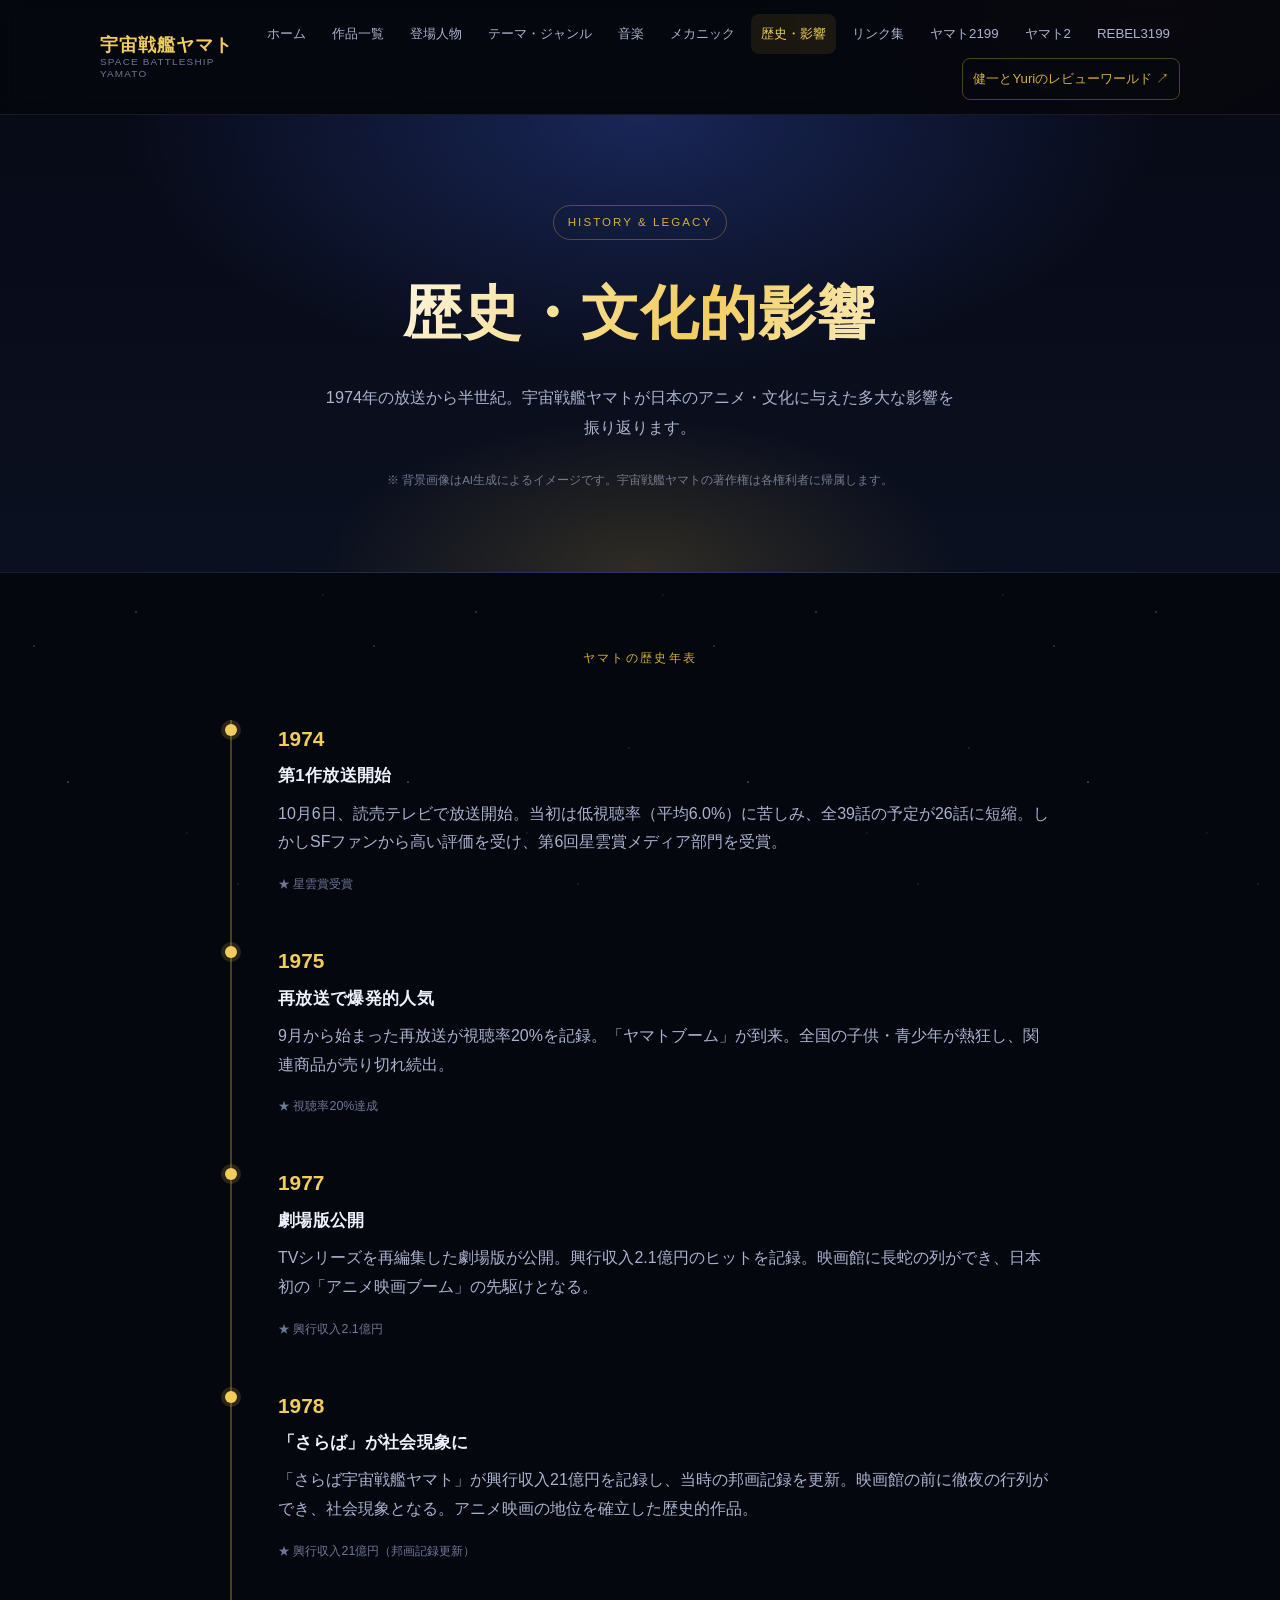
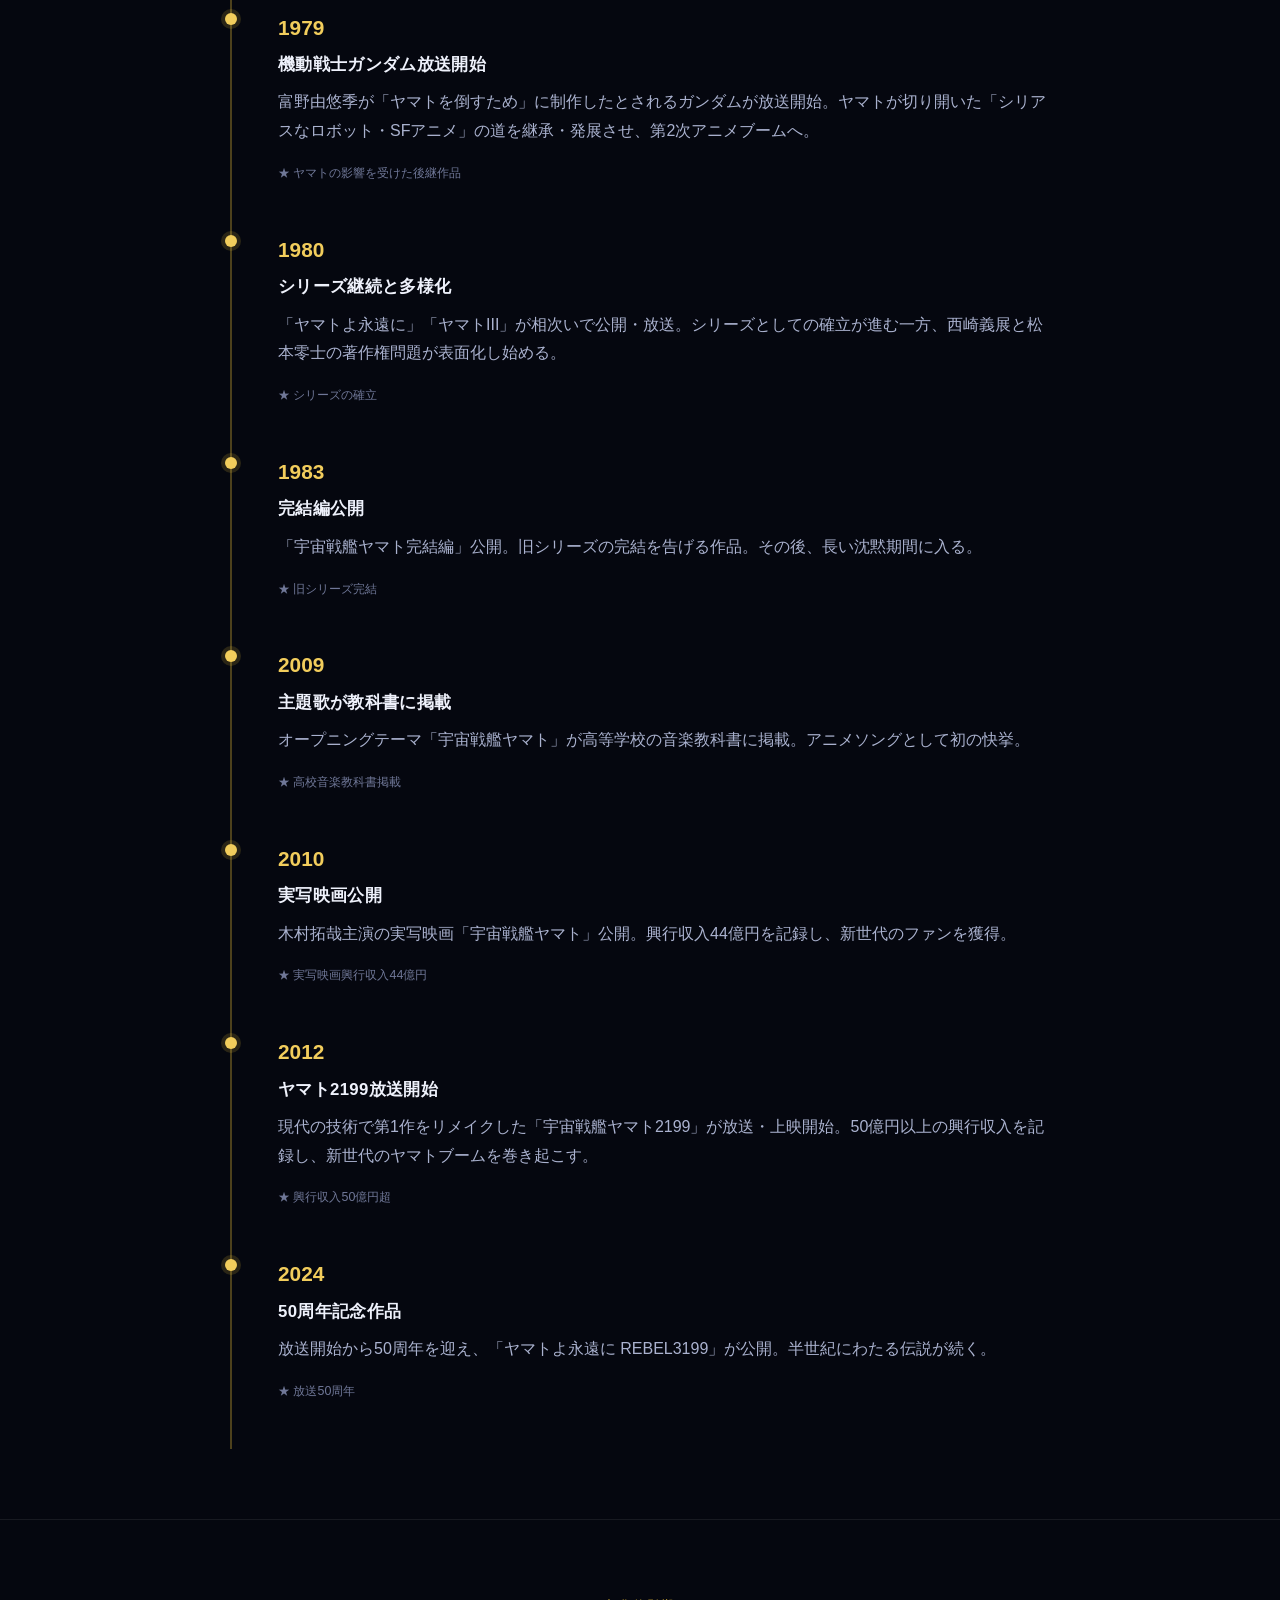
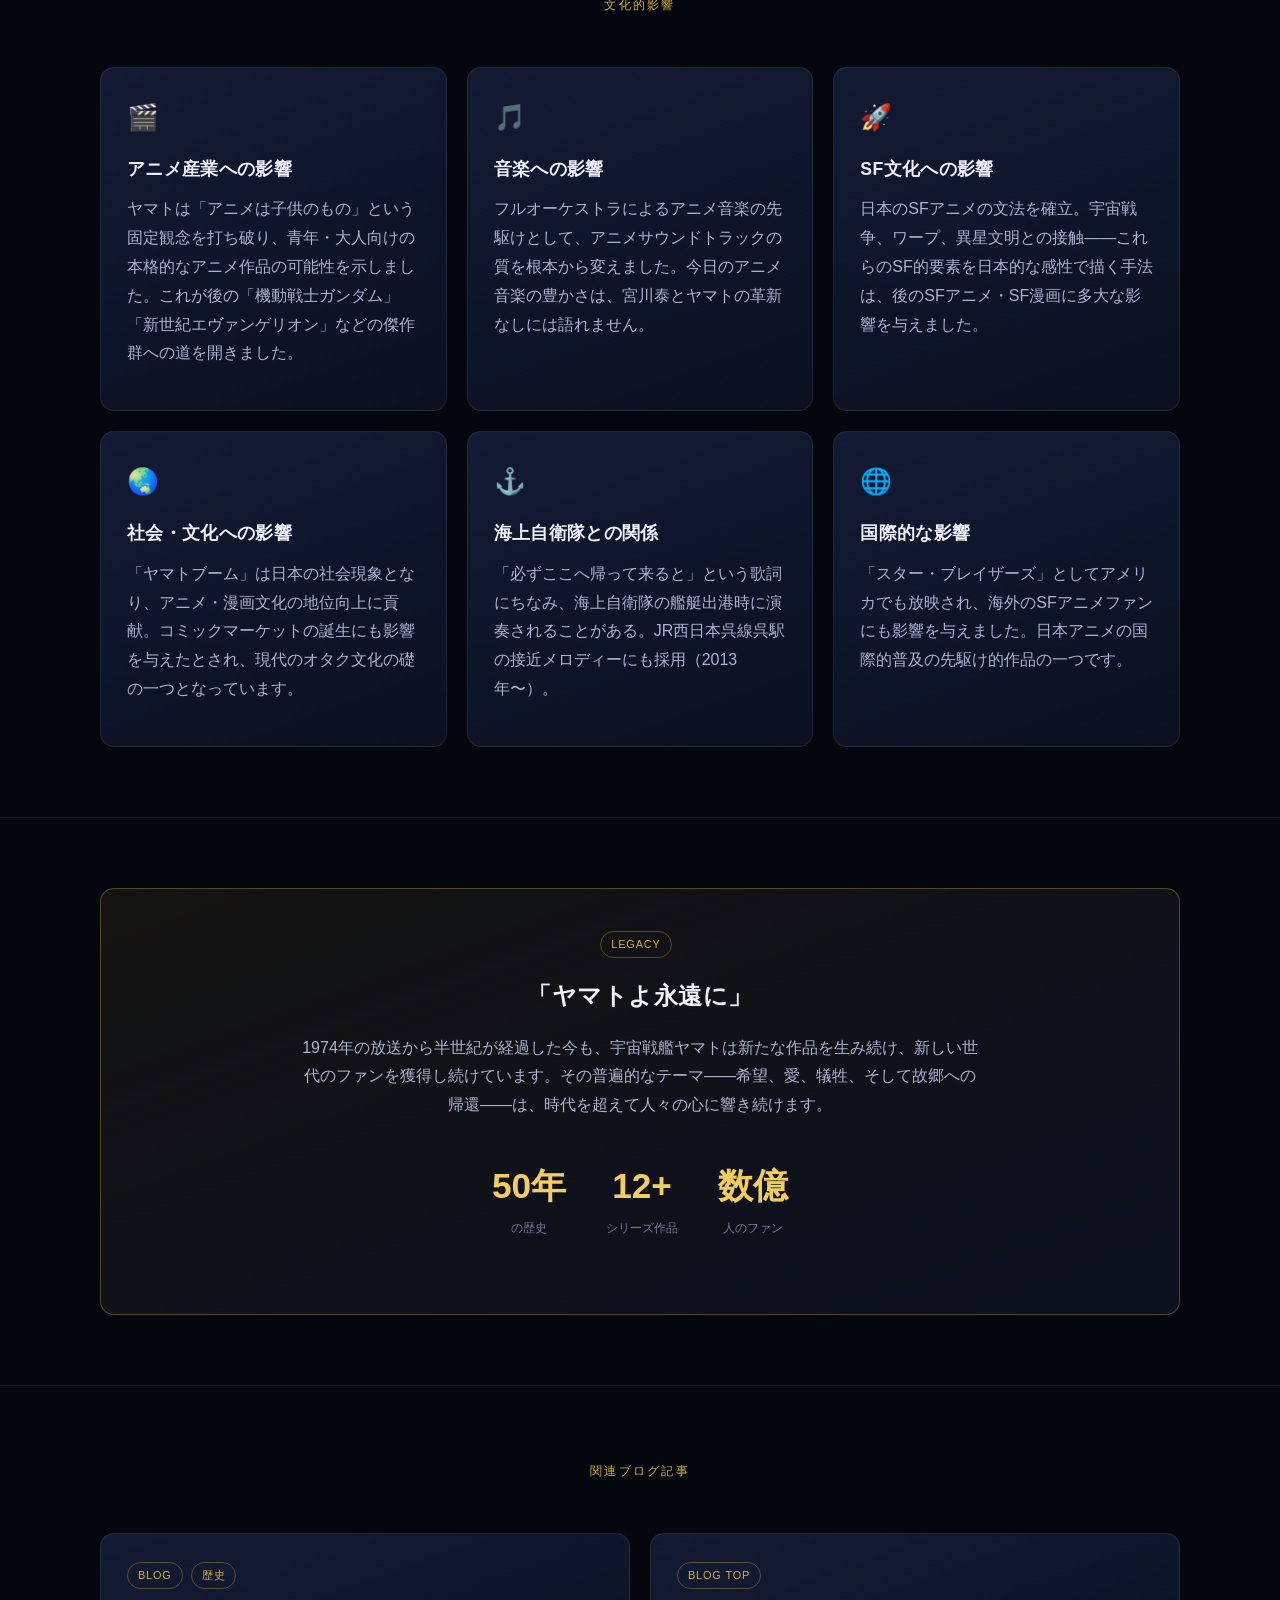
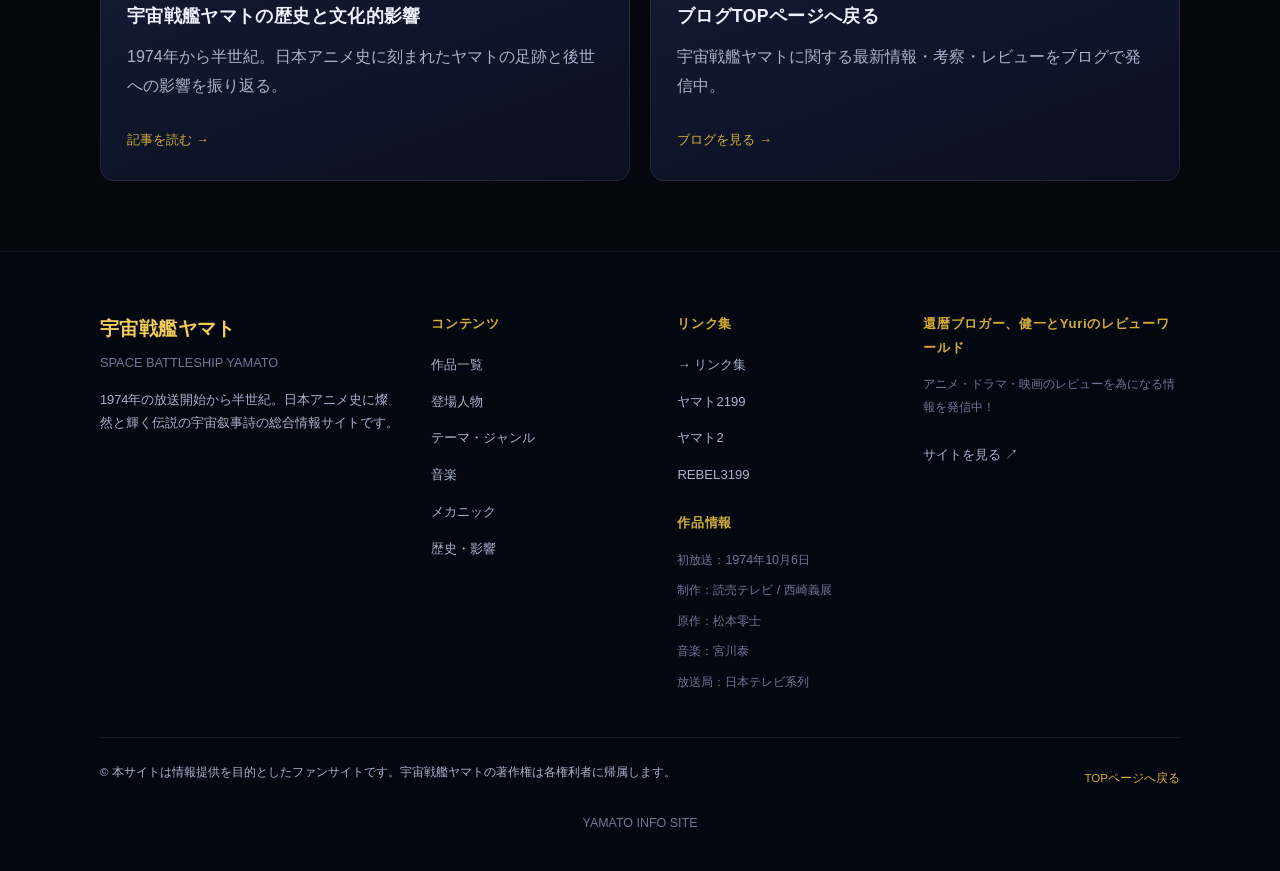
<file: history.html>
<!DOCTYPE html>
<html lang="ja">
<head>
<meta charset="UTF-8">
<meta name="viewport" content="width=device-width, initial-scale=1.0">
<title>歴史・影響 | 宇宙戦艦ヤマト 総合情報サイト</title>
<meta name="description" content="1974年の放送から半世紀。宇宙戦艦ヤマトが日本のアニメ・文化に与えた多大な影響を年表とともに振り返る。">
<link rel="stylesheet" href="style.css">
</head>
<body>

<header class="site-header">
  <div class="header-inner">
    <a href="index.html" class="logo">
      <span class="logo-main">宇宙戦艦ヤマト</span>
      <span class="logo-sub">SPACE BATTLESHIP YAMATO</span>
    </a>
    <button class="nav-toggle" aria-label="メニューを開く" aria-expanded="false">&#9776;</button>
    <nav class="site-nav">
      <a href="index.html">ホーム</a>
      <a href="works.html">作品一覧</a>
      <a href="characters.html">登場人物</a>
      <a href="themes.html">テーマ・ジャンル</a>
      <a href="music.html">音楽</a>
      <a href="mechanics.html">メカニック</a>
      <a href="history.html">歴史・影響</a>
      <a href="links.html">リンク集</a>
      <a href="yamato2199.html">ヤマト2199</a>
      <a href="yamato2.html">ヤマト2</a>
      <a href="rebel3199.html">REBEL3199</a>
      <a href="https://www.anime-station.org/" target="_blank" rel="noopener noreferrer" class="nav-external">健一とYuriのレビューワールド ↗</a>
    </nav>
  </div>
</header>

<main>

  <section class="hero">
    <div class="container">
      <span class="eyebrow">HISTORY &amp; LEGACY</span>
      <h1>歴史・文化的影響</h1>
      <p class="lead">1974年の放送から半世紀。宇宙戦艦ヤマトが日本のアニメ・文化に与えた多大な影響を振り返ります。</p>
      <p class="hero-note">※ 背景画像はAI生成によるイメージです。宇宙戦艦ヤマトの著作権は各権利者に帰属します。</p>
    </div>
  </section>

  <!-- TIMELINE -->
  <section>
    <div class="container">
      <div class="section-head">
        <span class="section-kicker">ヤマトの歴史年表</span>
      </div>
      <div class="timeline">

        <div class="timeline-item">
          <div class="timeline-year">1974</div>
          <h3>第1作放送開始</h3>
          <p>10月6日、読売テレビで放送開始。当初は低視聴率（平均6.0%）に苦しみ、全39話の予定が26話に短縮。しかしSFファンから高い評価を受け、第6回星雲賞メディア部門を受賞。</p>
          <p class="small">★ 星雲賞受賞</p>
        </div>

        <div class="timeline-item">
          <div class="timeline-year">1975</div>
          <h3>再放送で爆発的人気</h3>
          <p>9月から始まった再放送が視聴率20%を記録。「ヤマトブーム」が到来。全国の子供・青少年が熱狂し、関連商品が売り切れ続出。</p>
          <p class="small">★ 視聴率20%達成</p>
        </div>

        <div class="timeline-item">
          <div class="timeline-year">1977</div>
          <h3>劇場版公開</h3>
          <p>TVシリーズを再編集した劇場版が公開。興行収入2.1億円のヒットを記録。映画館に長蛇の列ができ、日本初の「アニメ映画ブーム」の先駆けとなる。</p>
          <p class="small">★ 興行収入2.1億円</p>
        </div>

        <div class="timeline-item">
          <div class="timeline-year">1978</div>
          <h3>「さらば」が社会現象に</h3>
          <p>「さらば宇宙戦艦ヤマト」が興行収入21億円を記録し、当時の邦画記録を更新。映画館の前に徹夜の行列ができ、社会現象となる。アニメ映画の地位を確立した歴史的作品。</p>
          <p class="small">★ 興行収入21億円（邦画記録更新）</p>
        </div>

        <div class="timeline-item">
          <div class="timeline-year">1979</div>
          <h3>機動戦士ガンダム放送開始</h3>
          <p>富野由悠季が「ヤマトを倒すため」に制作したとされるガンダムが放送開始。ヤマトが切り開いた「シリアスなロボット・SFアニメ」の道を継承・発展させ、第2次アニメブームへ。</p>
          <p class="small">★ ヤマトの影響を受けた後継作品</p>
        </div>

        <div class="timeline-item">
          <div class="timeline-year">1980</div>
          <h3>シリーズ継続と多様化</h3>
          <p>「ヤマトよ永遠に」「ヤマトIII」が相次いで公開・放送。シリーズとしての確立が進む一方、西崎義展と松本零士の著作権問題が表面化し始める。</p>
          <p class="small">★ シリーズの確立</p>
        </div>

        <div class="timeline-item">
          <div class="timeline-year">1983</div>
          <h3>完結編公開</h3>
          <p>「宇宙戦艦ヤマト完結編」公開。旧シリーズの完結を告げる作品。その後、長い沈黙期間に入る。</p>
          <p class="small">★ 旧シリーズ完結</p>
        </div>

        <div class="timeline-item">
          <div class="timeline-year">2009</div>
          <h3>主題歌が教科書に掲載</h3>
          <p>オープニングテーマ「宇宙戦艦ヤマト」が高等学校の音楽教科書に掲載。アニメソングとして初の快挙。</p>
          <p class="small">★ 高校音楽教科書掲載</p>
        </div>

        <div class="timeline-item">
          <div class="timeline-year">2010</div>
          <h3>実写映画公開</h3>
          <p>木村拓哉主演の実写映画「宇宙戦艦ヤマト」公開。興行収入44億円を記録し、新世代のファンを獲得。</p>
          <p class="small">★ 実写映画興行収入44億円</p>
        </div>

        <div class="timeline-item">
          <div class="timeline-year">2012</div>
          <h3>ヤマト2199放送開始</h3>
          <p>現代の技術で第1作をリメイクした「宇宙戦艦ヤマト2199」が放送・上映開始。50億円以上の興行収入を記録し、新世代のヤマトブームを巻き起こす。</p>
          <p class="small">★ 興行収入50億円超</p>
        </div>

        <div class="timeline-item">
          <div class="timeline-year">2024</div>
          <h3>50周年記念作品</h3>
          <p>放送開始から50周年を迎え、「ヤマトよ永遠に REBEL3199」が公開。半世紀にわたる伝説が続く。</p>
          <p class="small">★ 放送50周年</p>
        </div>

      </div>
    </div>
  </section>

  <!-- CULTURAL IMPACT -->
  <section>
    <div class="container">
      <div class="section-head">
        <span class="section-kicker">文化的影響</span>
      </div>
      <div class="grid grid-3">
        <div class="card">
          <div class="card-icon">🎬</div>
          <h3>アニメ産業への影響</h3>
          <p>ヤマトは「アニメは子供のもの」という固定観念を打ち破り、青年・大人向けの本格的なアニメ作品の可能性を示しました。これが後の「機動戦士ガンダム」「新世紀エヴァンゲリオン」などの傑作群への道を開きました。</p>
        </div>
        <div class="card">
          <div class="card-icon">🎵</div>
          <h3>音楽への影響</h3>
          <p>フルオーケストラによるアニメ音楽の先駆けとして、アニメサウンドトラックの質を根本から変えました。今日のアニメ音楽の豊かさは、宮川泰とヤマトの革新なしには語れません。</p>
        </div>
        <div class="card">
          <div class="card-icon">🚀</div>
          <h3>SF文化への影響</h3>
          <p>日本のSFアニメの文法を確立。宇宙戦争、ワープ、異星文明との接触——これらのSF的要素を日本的な感性で描く手法は、後のSFアニメ・SF漫画に多大な影響を与えました。</p>
        </div>
        <div class="card">
          <div class="card-icon">🌏</div>
          <h3>社会・文化への影響</h3>
          <p>「ヤマトブーム」は日本の社会現象となり、アニメ・漫画文化の地位向上に貢献。コミックマーケットの誕生にも影響を与えたとされ、現代のオタク文化の礎の一つとなっています。</p>
        </div>
        <div class="card">
          <div class="card-icon">⚓</div>
          <h3>海上自衛隊との関係</h3>
          <p>「必ずここへ帰って来ると」という歌詞にちなみ、海上自衛隊の艦艇出港時に演奏されることがある。JR西日本呉線呉駅の接近メロディーにも採用（2013年〜）。</p>
        </div>
        <div class="card">
          <div class="card-icon">🌐</div>
          <h3>国際的な影響</h3>
          <p>「スター・ブレイザーズ」としてアメリカでも放映され、海外のSFアニメファンにも影響を与えました。日本アニメの国際的普及の先駆け的作品の一つです。</p>
        </div>
      </div>
    </div>
  </section>

  <!-- LEGACY -->
  <section>
    <div class="container">
      <div class="blog-cta">
        <span class="badge badge-outline">LEGACY</span>
        <h2 style="margin:16px 0;">「ヤマトよ永遠に」</h2>
        <p style="max-width:680px; margin:0 auto 30px;">1974年の放送から半世紀が経過した今も、宇宙戦艦ヤマトは新たな作品を生み続け、新しい世代のファンを獲得し続けています。その普遍的なテーマ——希望、愛、犠牲、そして故郷への帰還——は、時代を超えて人々の心に響き続けます。</p>
        <div class="stat-row">
          <div class="stat"><div class="num">50年</div><div class="label">の歴史</div></div>
          <div class="stat"><div class="num">12+</div><div class="label">シリーズ作品</div></div>
          <div class="stat"><div class="num">数億</div><div class="label">人のファン</div></div>
        </div>
      </div>
    </div>
  </section>

  <!-- BLOG -->
  <section>
    <div class="container">
      <div class="section-head">
        <span class="section-kicker">関連ブログ記事</span>
      </div>
      <div class="grid grid-2">
        <a class="card" href="https://ameblo.jp/kenanime2026/entry-12955072585.html" target="_blank" rel="noopener noreferrer">
          <span class="badge badge-outline">BLOG</span><span class="badge badge-outline">歴史</span>
          <h3 style="margin-top:12px;">宇宙戦艦ヤマトの歴史と文化的影響</h3>
          <p>1974年から半世紀。日本アニメ史に刻まれたヤマトの足跡と後世への影響を振り返る。</p>
          <span class="card-link">記事を読む →</span>
        </a>
        <a class="card" href="https://www.anime-station.org/" target="_blank" rel="noopener noreferrer">
          <span class="badge badge-outline">BLOG TOP</span>
          <h3 style="margin-top:12px;">ブログTOPページへ戻る</h3>
          <p>宇宙戦艦ヤマトに関する最新情報・考察・レビューをブログで発信中。</p>
          <span class="card-link">ブログを見る →</span>
        </a>
      </div>
    </div>
  </section>

</main>

<footer class="site-footer">
  <div class="container">
    <div class="footer-inner">
      <div class="footer-brand">
        <h2>宇宙戦艦ヤマト</h2>
        <p class="small" style="margin-bottom:14px;">SPACE BATTLESHIP YAMATO</p>
        <p>1974年の放送開始から半世紀。日本アニメ史に燦然と輝く伝説の宇宙叙事詩の総合情報サイトです。</p>
      </div>
      <div class="footer-col">
        <h3>コンテンツ</h3>
        <ul>
          <li><a href="works.html">作品一覧</a></li>
          <li><a href="characters.html">登場人物</a></li>
          <li><a href="themes.html">テーマ・ジャンル</a></li>
          <li><a href="music.html">音楽</a></li>
          <li><a href="mechanics.html">メカニック</a></li>
          <li><a href="history.html">歴史・影響</a></li>
        </ul>
      </div>
      <div class="footer-col">
        <h3>リンク集</h3>
        <ul>
          <li><a href="links.html">→ リンク集</a></li>
          <li><a href="yamato2199.html">ヤマト2199</a></li>
          <li><a href="yamato2.html">ヤマト2</a></li>
          <li><a href="rebel3199.html">REBEL3199</a></li>
        </ul>
        <h3 style="margin-top:22px;">作品情報</h3>
        <ul class="footer-info">
          <li>初放送：1974年10月6日</li>
          <li>制作：読売テレビ / 西崎義展</li>
          <li>原作：松本零士</li>
          <li>音楽：宮川泰</li>
          <li>放送局：日本テレビ系列</li>
        </ul>
      </div>
      <div class="footer-col">
        <h3>還暦ブロガー、健一とYuriのレビューワールド</h3>
        <p class="small">アニメ・ドラマ・映画のレビューを為になる情報を発信中！</p>
        <a href="https://www.anime-station.org/" target="_blank" rel="noopener noreferrer" class="card-link">サイトを見る ↗</a>
      </div>
    </div>
    <div class="footer-bottom">
      <p>© 本サイトは情報提供を目的としたファンサイトです。宇宙戦艦ヤマトの著作権は各権利者に帰属します。</p>
      <a href="index.html">TOPページへ戻る</a>
    </div>
    <p class="small center" style="margin-top:18px;">YAMATO INFO SITE</p>
  </div>
</footer>

<script src="script.js"></script>
</body>
</html>
</file>
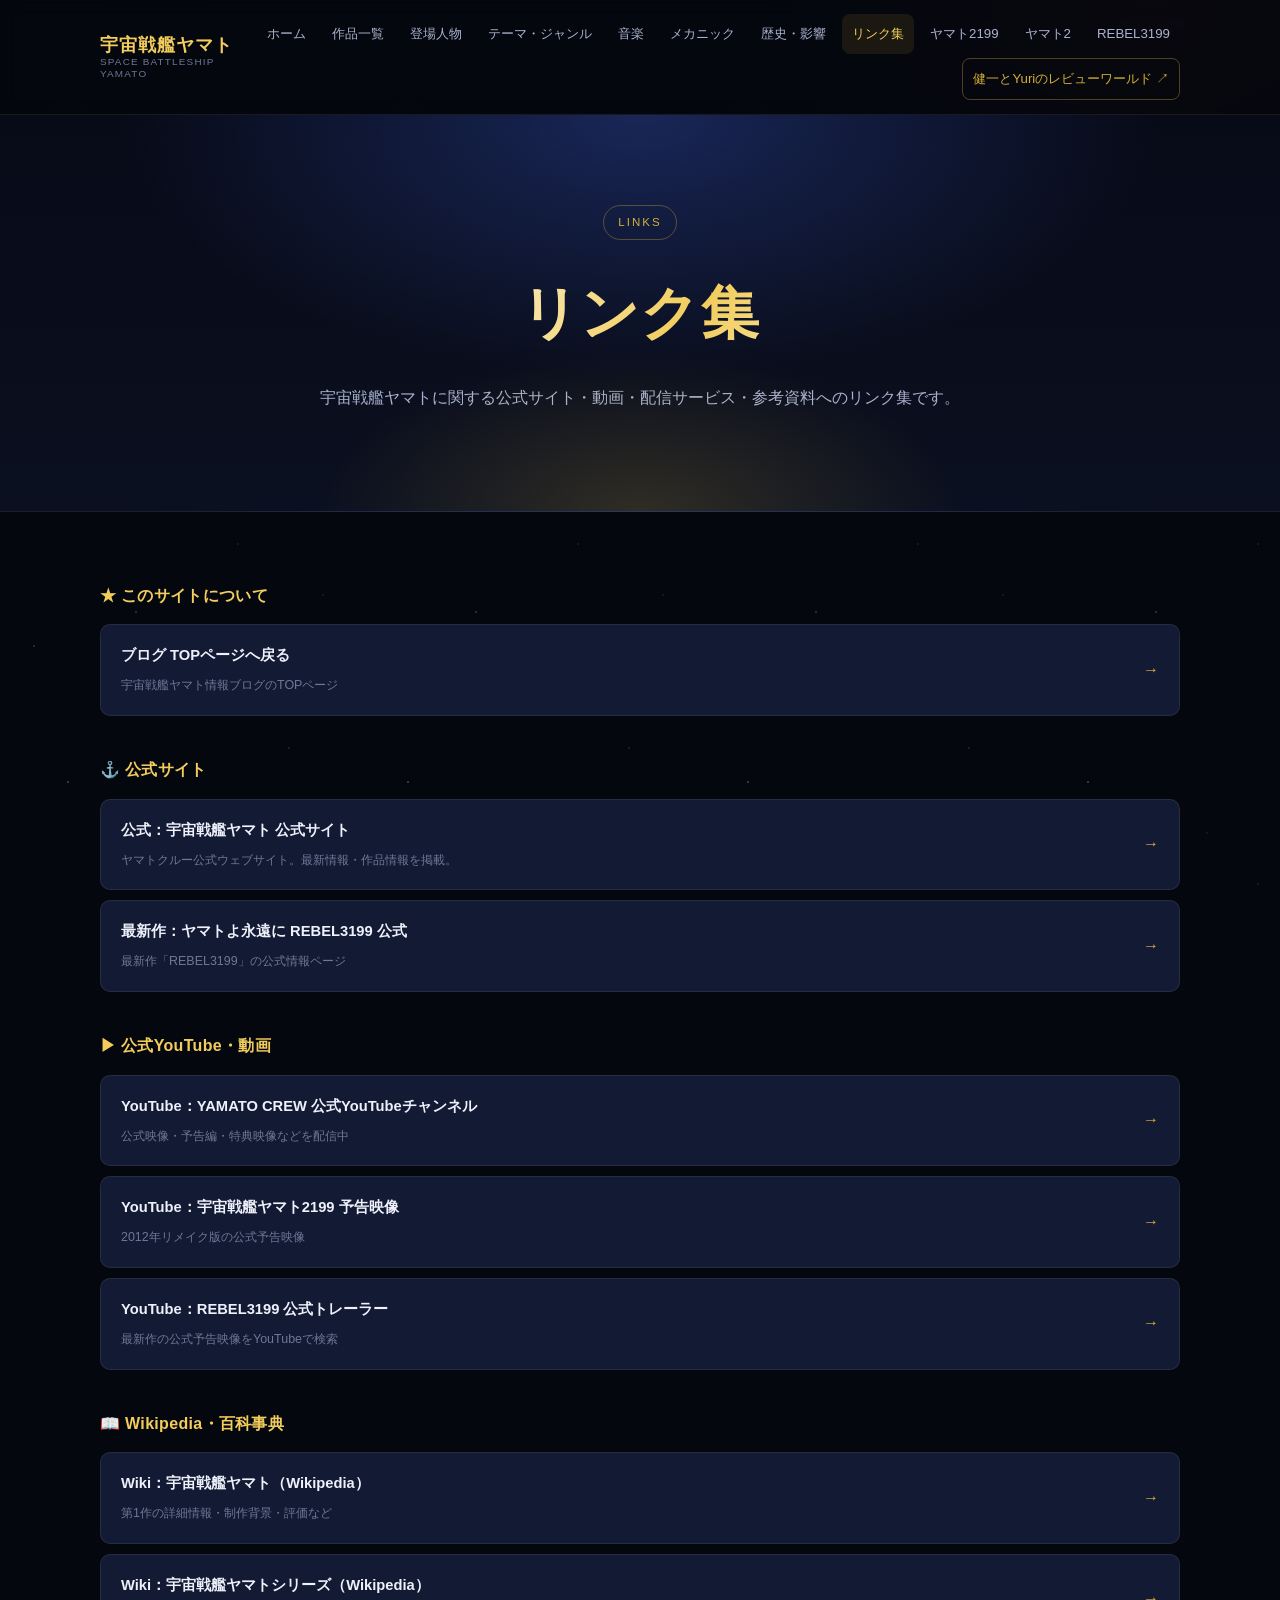
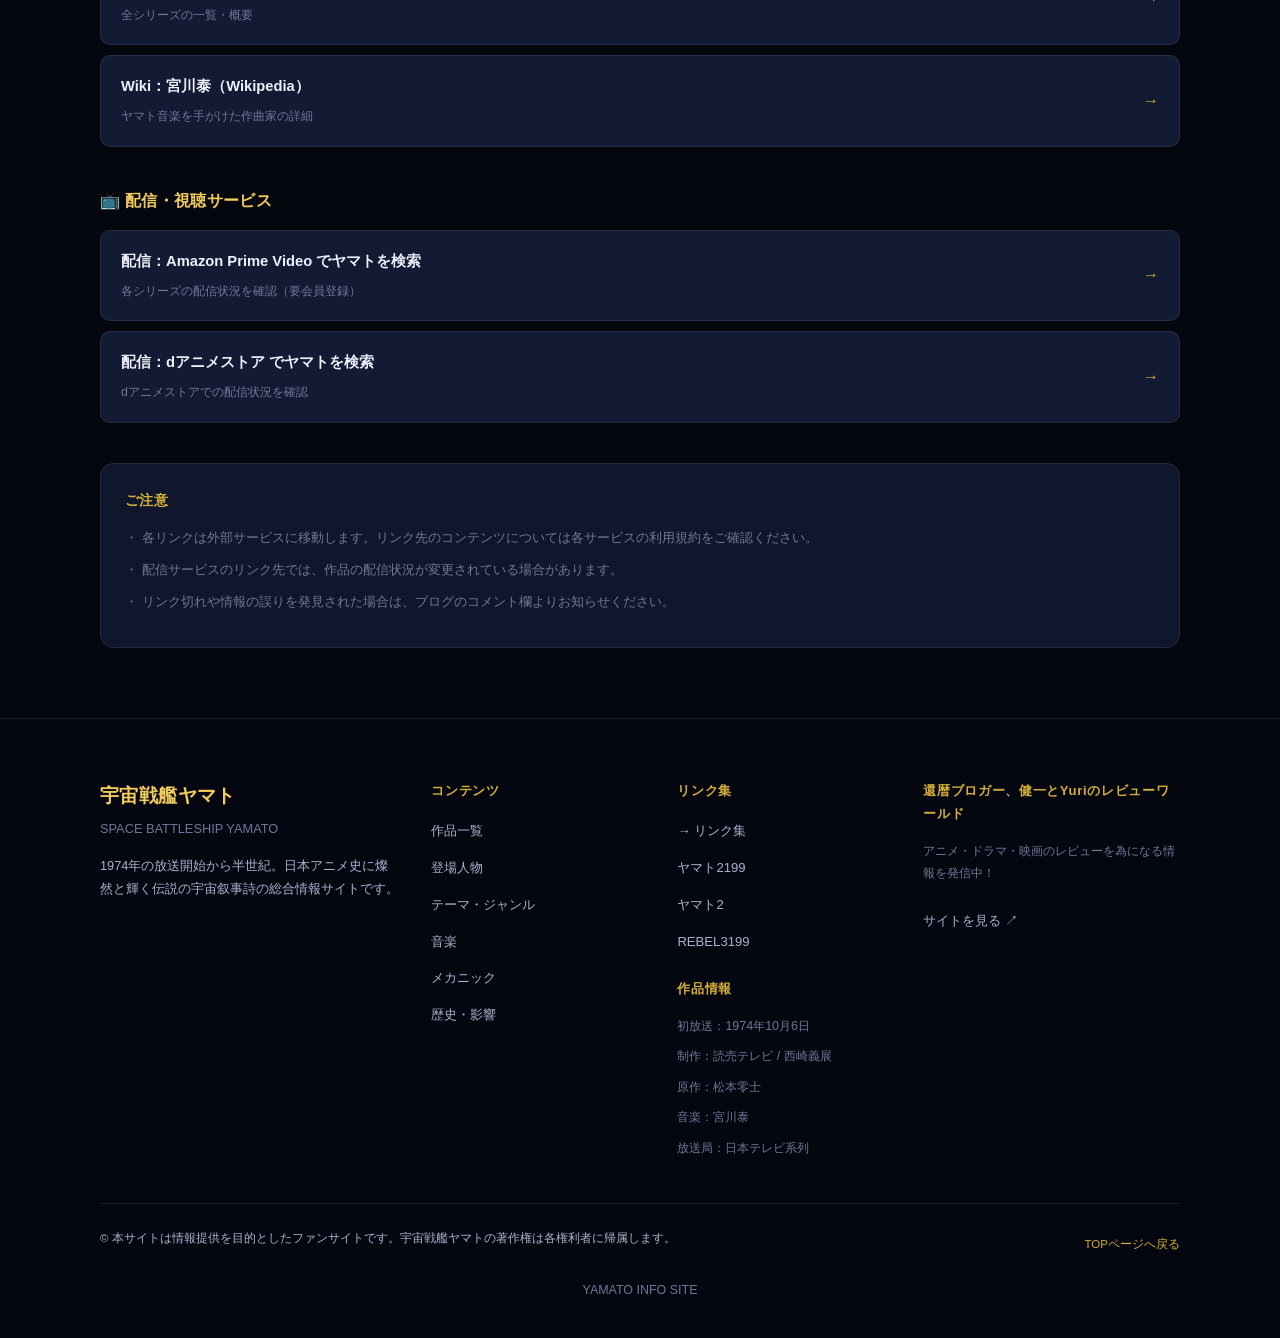
<file: links.html>
<!DOCTYPE html>
<html lang="ja">
<head>
<meta charset="UTF-8">
<meta name="viewport" content="width=device-width, initial-scale=1.0">
<title>リンク集 | 宇宙戦艦ヤマト 総合情報サイト</title>
<meta name="description" content="宇宙戦艦ヤマトに関する公式サイト・動画・配信サービス・参考資料へのリンク集。">
<link rel="stylesheet" href="style.css">
</head>
<body>

<header class="site-header">
  <div class="header-inner">
    <a href="index.html" class="logo">
      <span class="logo-main">宇宙戦艦ヤマト</span>
      <span class="logo-sub">SPACE BATTLESHIP YAMATO</span>
    </a>
    <button class="nav-toggle" aria-label="メニューを開く" aria-expanded="false">&#9776;</button>
    <nav class="site-nav">
      <a href="index.html">ホーム</a>
      <a href="works.html">作品一覧</a>
      <a href="characters.html">登場人物</a>
      <a href="themes.html">テーマ・ジャンル</a>
      <a href="music.html">音楽</a>
      <a href="mechanics.html">メカニック</a>
      <a href="history.html">歴史・影響</a>
      <a href="links.html">リンク集</a>
      <a href="yamato2199.html">ヤマト2199</a>
      <a href="yamato2.html">ヤマト2</a>
      <a href="rebel3199.html">REBEL3199</a>
      <a href="https://www.anime-station.org/" target="_blank" rel="noopener noreferrer" class="nav-external">健一とYuriのレビューワールド ↗</a>
    </nav>
  </div>
</header>

<main>

  <section class="hero">
    <div class="container">
      <span class="eyebrow">LINKS</span>
      <h1>リンク集</h1>
      <p class="lead">宇宙戦艦ヤマトに関する公式サイト・動画・配信サービス・参考資料へのリンク集です。</p>
    </div>
  </section>

  <section>
    <div class="container">

      <div class="link-group">
        <h3>★ このサイトについて</h3>
        <div class="link-list">
          <a href="https://www.anime-station.org/" target="_blank" rel="noopener noreferrer">
            <span>
              <span class="link-title">ブログ TOPページへ戻る</span><br>
              <span class="link-desc">宇宙戦艦ヤマト情報ブログのTOPページ</span>
            </span>
            <span class="link-arrow">→</span>
          </a>
        </div>
      </div>

      <div class="link-group">
        <h3>⚓ 公式サイト</h3>
        <div class="link-list">
          <a href="https://yamato-crew.com/" target="_blank" rel="noopener noreferrer">
            <span>
              <span class="link-title">公式：宇宙戦艦ヤマト 公式サイト</span><br>
              <span class="link-desc">ヤマトクルー公式ウェブサイト。最新情報・作品情報を掲載。</span>
            </span>
            <span class="link-arrow">→</span>
          </a>
          <a href="https://yamato-crew.com/rebel3199/" target="_blank" rel="noopener noreferrer">
            <span>
              <span class="link-title">最新作：ヤマトよ永遠に REBEL3199 公式</span><br>
              <span class="link-desc">最新作「REBEL3199」の公式情報ページ</span>
            </span>
            <span class="link-arrow">→</span>
          </a>
        </div>
      </div>

      <div class="link-group">
        <h3>▶ 公式YouTube・動画</h3>
        <div class="link-list">
          <a href="https://www.youtube.com/@yamatocrew" target="_blank" rel="noopener noreferrer">
            <span>
              <span class="link-title">YouTube：YAMATO CREW 公式YouTubeチャンネル</span><br>
              <span class="link-desc">公式映像・予告編・特典映像などを配信中</span>
            </span>
            <span class="link-arrow">→</span>
          </a>
          <a href="https://www.youtube.com/results?search_query=%E5%AE%87%E5%AE%99%E6%88%A6%E8%89%A6%E3%83%A4%E3%83%9E%E3%83%882199+%E4%BA%88%E5%91%8A" target="_blank" rel="noopener noreferrer">
            <span>
              <span class="link-title">YouTube：宇宙戦艦ヤマト2199 予告映像</span><br>
              <span class="link-desc">2012年リメイク版の公式予告映像</span>
            </span>
            <span class="link-arrow">→</span>
          </a>
          <a href="https://www.youtube.com/results?search_query=%E3%83%A4%E3%83%9E%E3%83%88%E3%82%88%E6%B0%B8%E9%81%A0%E3%81%AB+REBEL3199+%E4%BA%88%E5%91%8A" target="_blank" rel="noopener noreferrer">
            <span>
              <span class="link-title">YouTube：REBEL3199 公式トレーラー</span><br>
              <span class="link-desc">最新作の公式予告映像をYouTubeで検索</span>
            </span>
            <span class="link-arrow">→</span>
          </a>
        </div>
      </div>

      <div class="link-group">
        <h3>📖 Wikipedia・百科事典</h3>
        <div class="link-list">
          <a href="https://ja.wikipedia.org/wiki/%E5%AE%87%E5%AE%99%E6%88%A6%E8%89%A6%E3%83%A4%E3%83%9E%E3%83%88" target="_blank" rel="noopener noreferrer">
            <span>
              <span class="link-title">Wiki：宇宙戦艦ヤマト（Wikipedia）</span><br>
              <span class="link-desc">第1作の詳細情報・制作背景・評価など</span>
            </span>
            <span class="link-arrow">→</span>
          </a>
          <a href="https://ja.wikipedia.org/wiki/%E5%AE%87%E5%AE%99%E6%88%A6%E8%89%A6%E3%83%A4%E3%83%9E%E3%83%88%E3%82%B7%E3%83%AA%E3%83%BC%E3%82%BA" target="_blank" rel="noopener noreferrer">
            <span>
              <span class="link-title">Wiki：宇宙戦艦ヤマトシリーズ（Wikipedia）</span><br>
              <span class="link-desc">全シリーズの一覧・概要</span>
            </span>
            <span class="link-arrow">→</span>
          </a>
          <a href="https://ja.wikipedia.org/wiki/%E5%AE%AE%E5%B7%9D%E6%B3%B0" target="_blank" rel="noopener noreferrer">
            <span>
              <span class="link-title">Wiki：宮川泰（Wikipedia）</span><br>
              <span class="link-desc">ヤマト音楽を手がけた作曲家の詳細</span>
            </span>
            <span class="link-arrow">→</span>
          </a>
        </div>
      </div>

      <div class="link-group">
        <h3>📺 配信・視聴サービス</h3>
        <div class="link-list">
          <a href="https://www.amazon.co.jp/s?k=%E5%AE%87%E5%AE%99%E6%88%A6%E8%89%A6%E3%83%A4%E3%83%9E%E3%83%88&i=instant-video" target="_blank" rel="noopener noreferrer">
            <span>
              <span class="link-title">配信：Amazon Prime Video でヤマトを検索</span><br>
              <span class="link-desc">各シリーズの配信状況を確認（要会員登録）</span>
            </span>
            <span class="link-arrow">→</span>
          </a>
          <a href="https://animestore.docomo.ne.jp/animestore/sch_pc?searchKey=%E5%AE%87%E5%AE%99%E6%88%A6%E8%89%A6%E3%83%A4%E3%83%9E%E3%83%88" target="_blank" rel="noopener noreferrer">
            <span>
              <span class="link-title">配信：dアニメストア でヤマトを検索</span><br>
              <span class="link-desc">dアニメストアでの配信状況を確認</span>
            </span>
            <span class="link-arrow">→</span>
          </a>
        </div>
      </div>

      <div class="notice-box">
        <h3 style="color:var(--gold); font-size:0.9rem; margin-bottom:12px;">ご注意</h3>
        <p>・ 各リンクは外部サービスに移動します。リンク先のコンテンツについては各サービスの利用規約をご確認ください。</p>
        <p>・ 配信サービスのリンク先では、作品の配信状況が変更されている場合があります。</p>
        <p>・ リンク切れや情報の誤りを発見された場合は、ブログのコメント欄よりお知らせください。</p>
      </div>

    </div>
  </section>

</main>

<footer class="site-footer">
  <div class="container">
    <div class="footer-inner">
      <div class="footer-brand">
        <h2>宇宙戦艦ヤマト</h2>
        <p class="small" style="margin-bottom:14px;">SPACE BATTLESHIP YAMATO</p>
        <p>1974年の放送開始から半世紀。日本アニメ史に燦然と輝く伝説の宇宙叙事詩の総合情報サイトです。</p>
      </div>
      <div class="footer-col">
        <h3>コンテンツ</h3>
        <ul>
          <li><a href="works.html">作品一覧</a></li>
          <li><a href="characters.html">登場人物</a></li>
          <li><a href="themes.html">テーマ・ジャンル</a></li>
          <li><a href="music.html">音楽</a></li>
          <li><a href="mechanics.html">メカニック</a></li>
          <li><a href="history.html">歴史・影響</a></li>
        </ul>
      </div>
      <div class="footer-col">
        <h3>リンク集</h3>
        <ul>
          <li><a href="links.html">→ リンク集</a></li>
          <li><a href="yamato2199.html">ヤマト2199</a></li>
          <li><a href="yamato2.html">ヤマト2</a></li>
          <li><a href="rebel3199.html">REBEL3199</a></li>
        </ul>
        <h3 style="margin-top:22px;">作品情報</h3>
        <ul class="footer-info">
          <li>初放送：1974年10月6日</li>
          <li>制作：読売テレビ / 西崎義展</li>
          <li>原作：松本零士</li>
          <li>音楽：宮川泰</li>
          <li>放送局：日本テレビ系列</li>
        </ul>
      </div>
      <div class="footer-col">
        <h3>還暦ブロガー、健一とYuriのレビューワールド</h3>
        <p class="small">アニメ・ドラマ・映画のレビューを為になる情報を発信中！</p>
        <a href="https://www.anime-station.org/" target="_blank" rel="noopener noreferrer" class="card-link">サイトを見る ↗</a>
      </div>
    </div>
    <div class="footer-bottom">
      <p>© 本サイトは情報提供を目的としたファンサイトです。宇宙戦艦ヤマトの著作権は各権利者に帰属します。</p>
      <a href="index.html">TOPページへ戻る</a>
    </div>
    <p class="small center" style="margin-top:18px;">YAMATO INFO SITE</p>
  </div>
</footer>

<script src="script.js"></script>
</body>
</html>
</file>
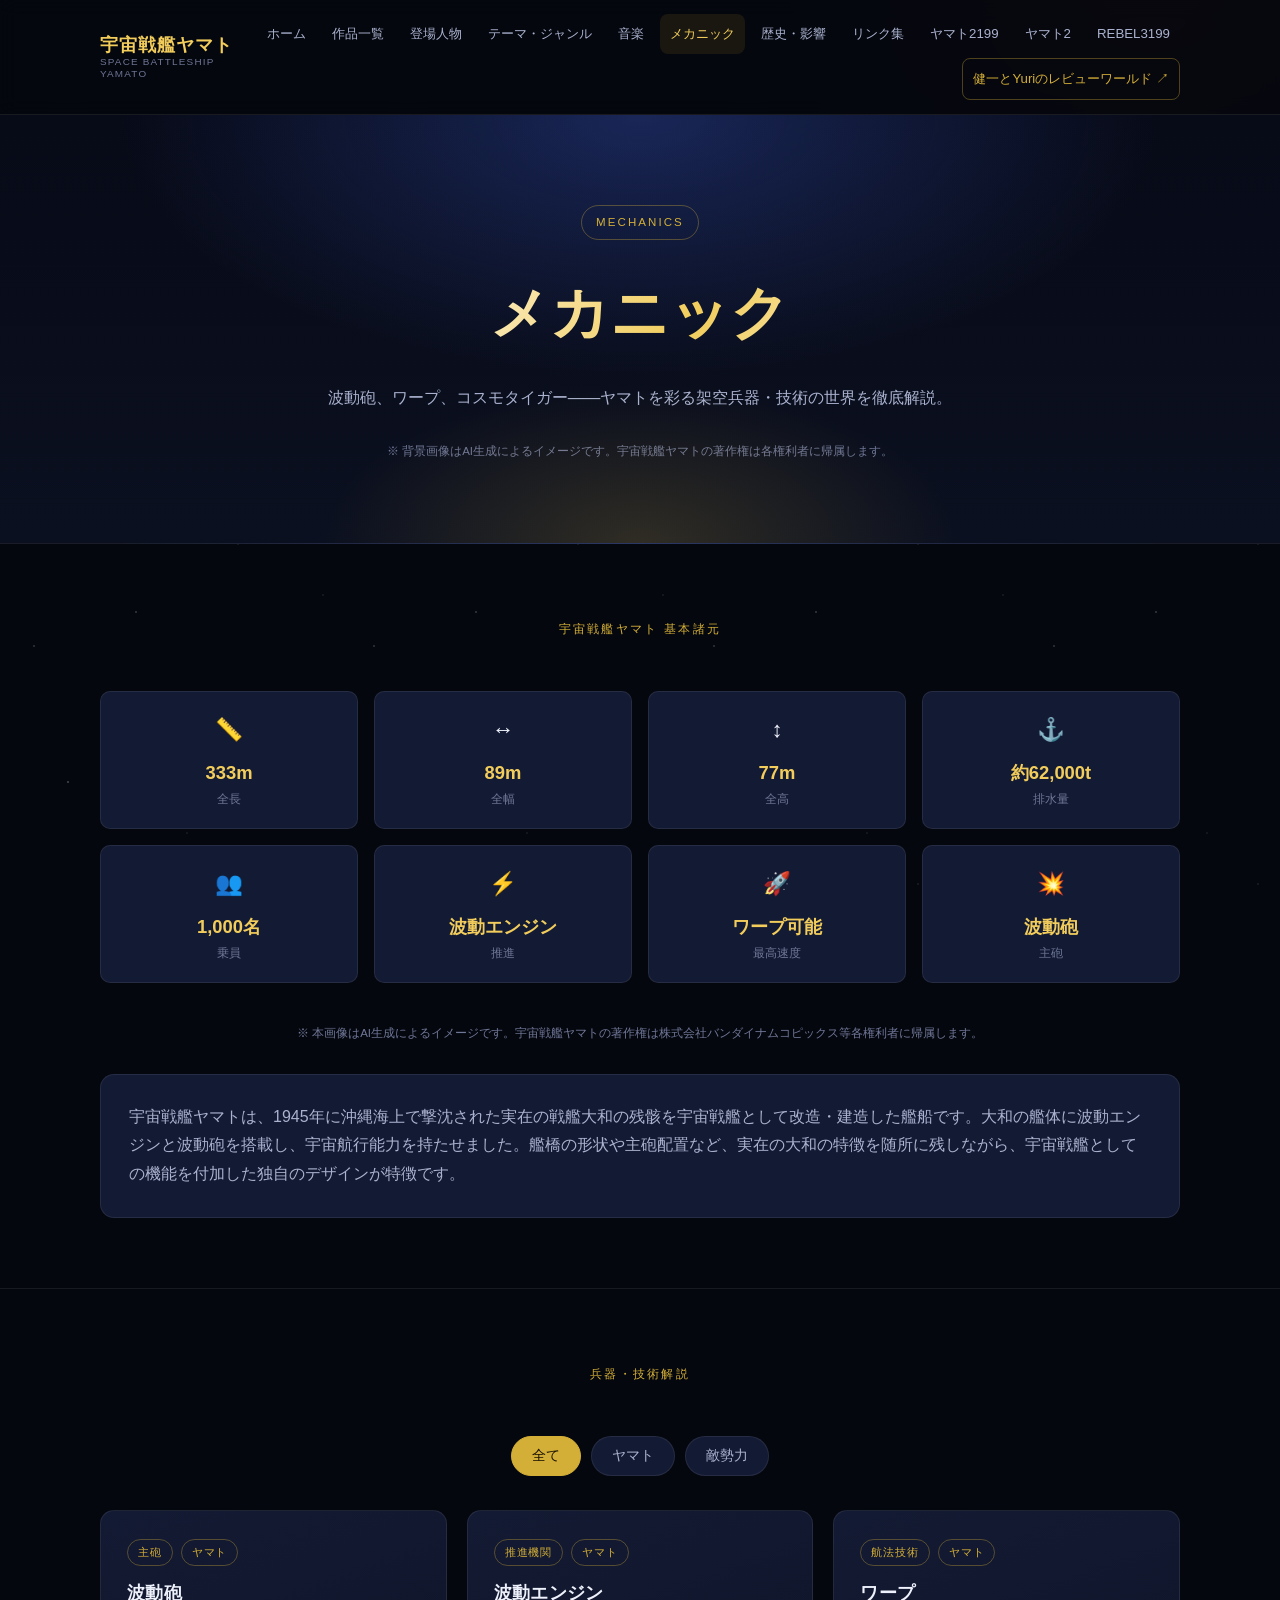
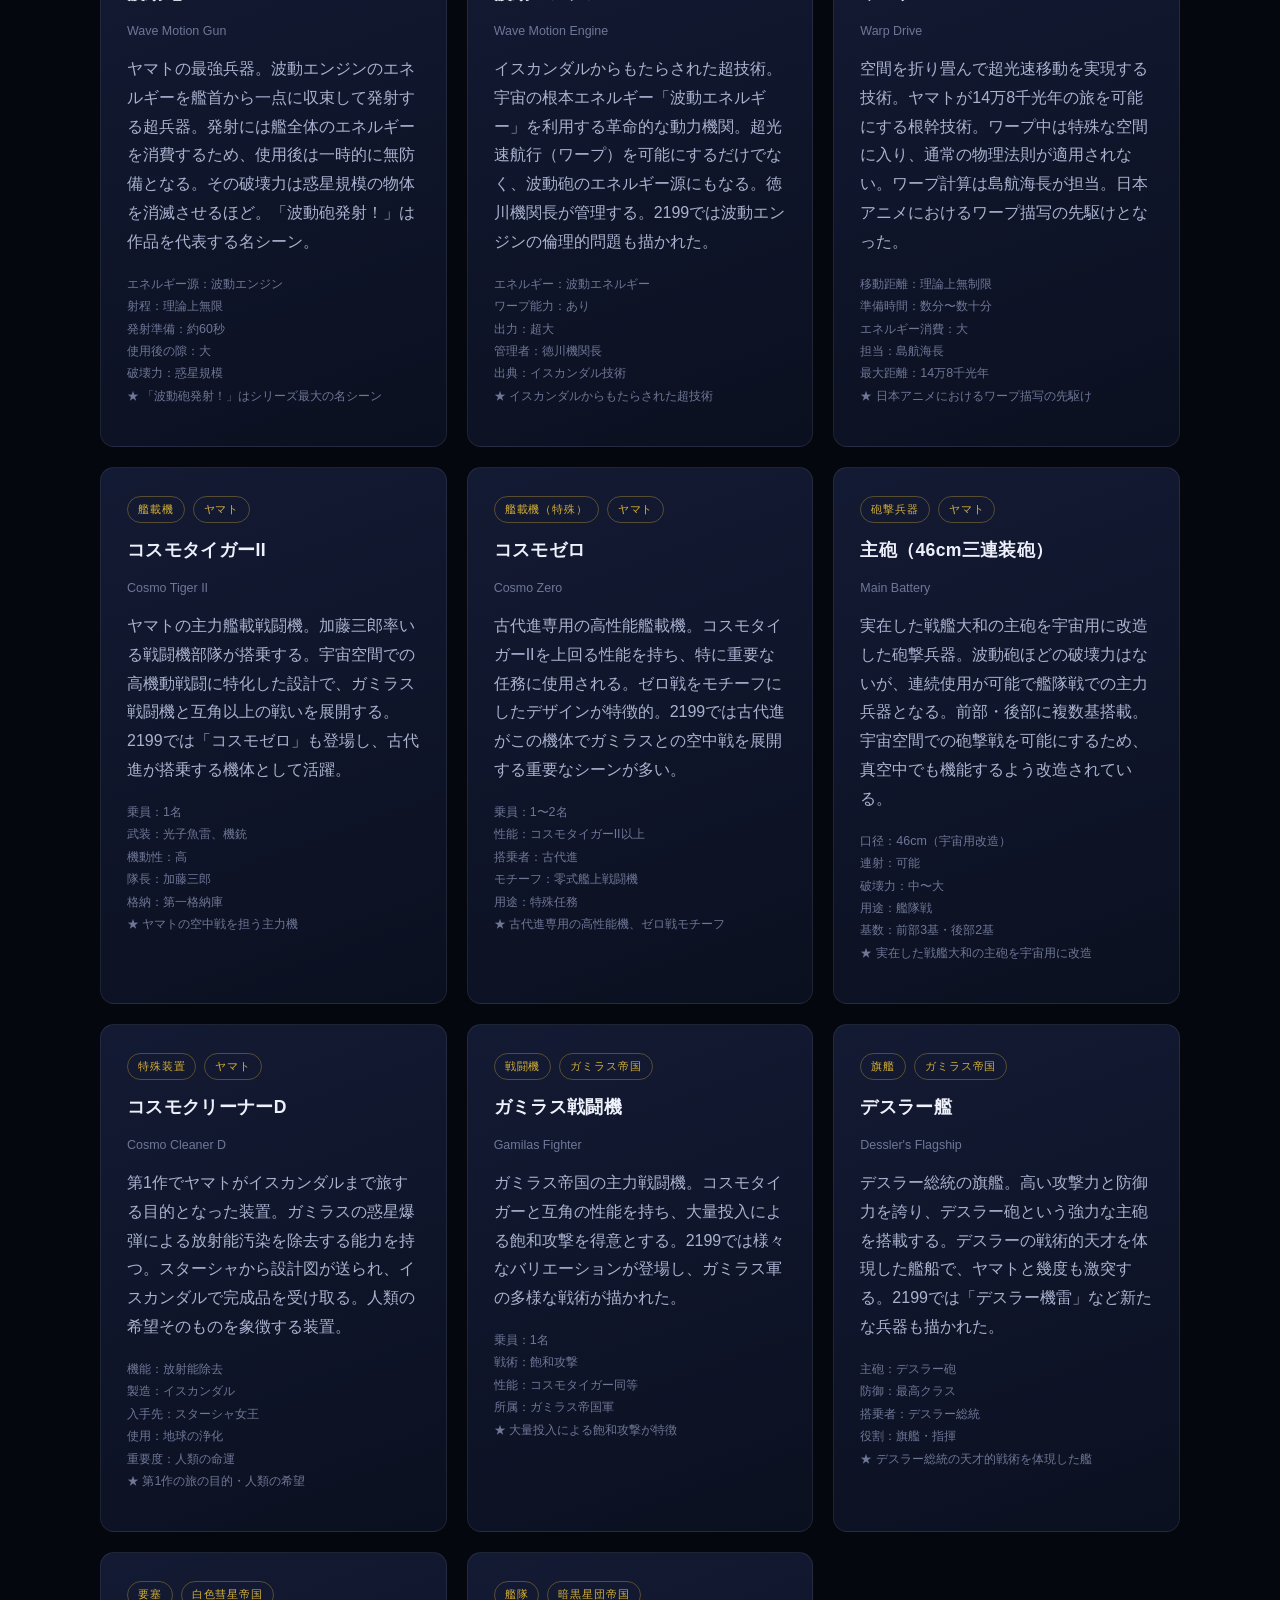
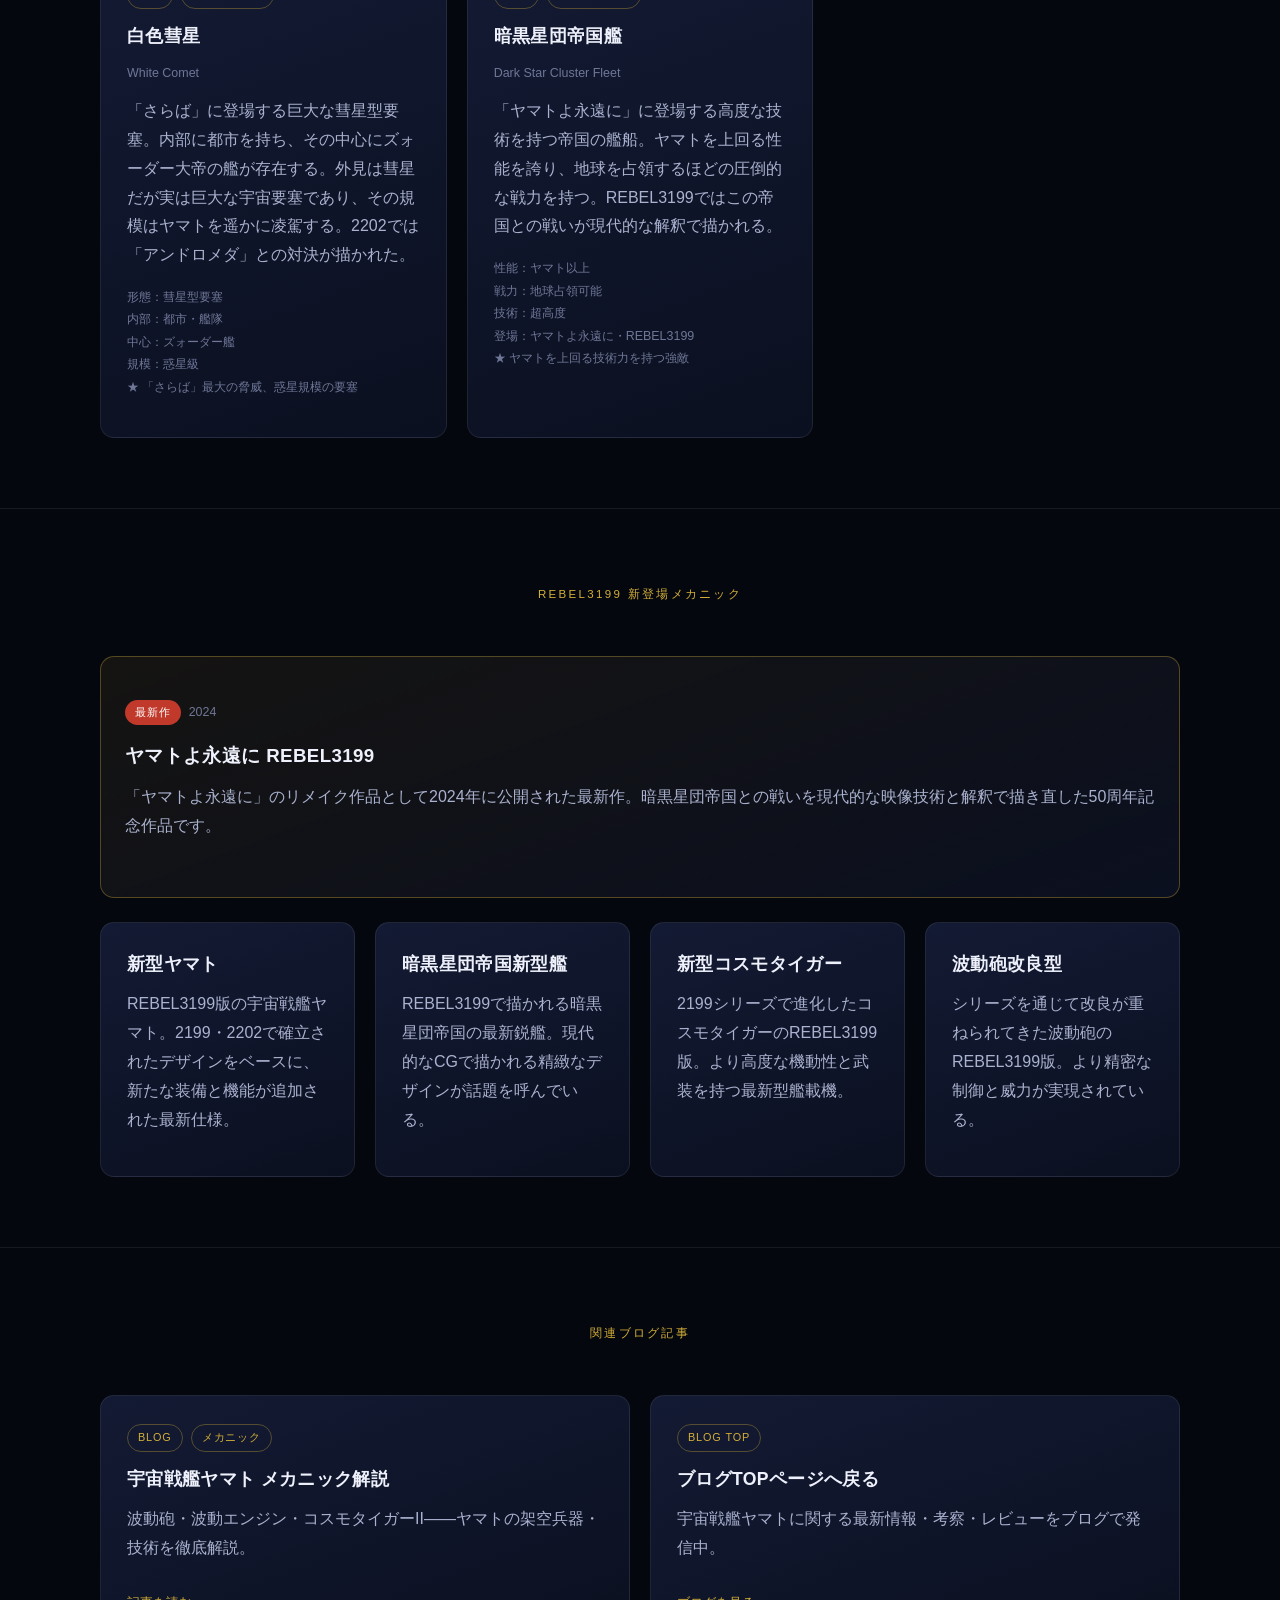
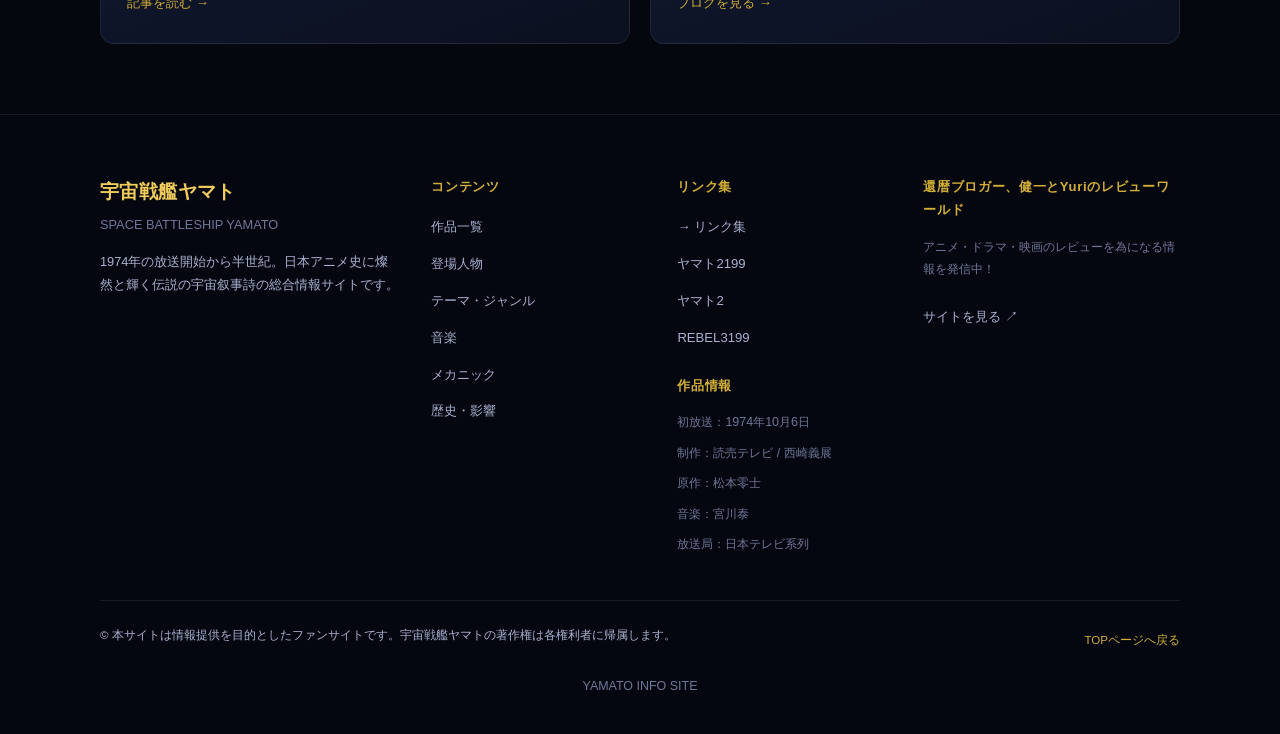
<file: mechanics.html>
<!DOCTYPE html>
<html lang="ja">
<head>
<meta charset="UTF-8">
<meta name="viewport" content="width=device-width, initial-scale=1.0">
<title>メカニック | 宇宙戦艦ヤマト 総合情報サイト</title>
<meta name="description" content="波動砲、波動エンジン、ワープ、コスモタイガーII——宇宙戦艦ヤマトを彩る架空兵器・技術を徹底解説。">
<link rel="stylesheet" href="style.css">
</head>
<body>

<header class="site-header">
  <div class="header-inner">
    <a href="index.html" class="logo">
      <span class="logo-main">宇宙戦艦ヤマト</span>
      <span class="logo-sub">SPACE BATTLESHIP YAMATO</span>
    </a>
    <button class="nav-toggle" aria-label="メニューを開く" aria-expanded="false">&#9776;</button>
    <nav class="site-nav">
      <a href="index.html">ホーム</a>
      <a href="works.html">作品一覧</a>
      <a href="characters.html">登場人物</a>
      <a href="themes.html">テーマ・ジャンル</a>
      <a href="music.html">音楽</a>
      <a href="mechanics.html">メカニック</a>
      <a href="history.html">歴史・影響</a>
      <a href="links.html">リンク集</a>
      <a href="yamato2199.html">ヤマト2199</a>
      <a href="yamato2.html">ヤマト2</a>
      <a href="rebel3199.html">REBEL3199</a>
      <a href="https://www.anime-station.org/" target="_blank" rel="noopener noreferrer" class="nav-external">健一とYuriのレビューワールド ↗</a>
    </nav>
  </div>
</header>

<main>

  <section class="hero">
    <div class="container">
      <span class="eyebrow">MECHANICS</span>
      <h1>メカニック</h1>
      <p class="lead">波動砲、ワープ、コスモタイガー——ヤマトを彩る架空兵器・技術の世界を徹底解説。</p>
      <p class="hero-note">※ 背景画像はAI生成によるイメージです。宇宙戦艦ヤマトの著作権は各権利者に帰属します。</p>
    </div>
  </section>

  <!-- SPECS -->
  <section>
    <div class="container">
      <div class="section-head">
        <span class="section-kicker">宇宙戦艦ヤマト 基本諸元</span>
      </div>
      <div class="spec-grid">
        <div class="spec-item"><div class="spec-icon">📏</div><div class="spec-value">333m</div><div class="spec-label">全長</div></div>
        <div class="spec-item"><div class="spec-icon">↔️</div><div class="spec-value">89m</div><div class="spec-label">全幅</div></div>
        <div class="spec-item"><div class="spec-icon">↕️</div><div class="spec-value">77m</div><div class="spec-label">全高</div></div>
        <div class="spec-item"><div class="spec-icon">⚓</div><div class="spec-value">約62,000t</div><div class="spec-label">排水量</div></div>
        <div class="spec-item"><div class="spec-icon">👥</div><div class="spec-value">1,000名</div><div class="spec-label">乗員</div></div>
        <div class="spec-item"><div class="spec-icon">⚡</div><div class="spec-value">波動エンジン</div><div class="spec-label">推進</div></div>
        <div class="spec-item"><div class="spec-icon">🚀</div><div class="spec-value">ワープ可能</div><div class="spec-label">最高速度</div></div>
        <div class="spec-item"><div class="spec-icon">💥</div><div class="spec-value">波動砲</div><div class="spec-label">主砲</div></div>
      </div>
      <p class="image-note">※ 本画像はAI生成によるイメージです。宇宙戦艦ヤマトの著作権は株式会社バンダイナムコピックス等各権利者に帰属します。</p>
      <div class="panel" style="margin-top:30px;">
        <p style="margin:0;">宇宙戦艦ヤマトは、1945年に沖縄海上で撃沈された実在の戦艦大和の残骸を宇宙戦艦として改造・建造した艦船です。大和の艦体に波動エンジンと波動砲を搭載し、宇宙航行能力を持たせました。艦橋の形状や主砲配置など、実在の大和の特徴を随所に残しながら、宇宙戦艦としての機能を付加した独自のデザインが特徴です。</p>
      </div>
    </div>
  </section>

  <!-- WEAPONS/TECH -->
  <section>
    <div class="container">
      <div class="section-head">
        <span class="section-kicker">兵器・技術解説</span>
      </div>

      <div class="tabbar" data-tab-group="mech">
        <button class="tab-btn active" data-tab-target="all">全て</button>
        <button class="tab-btn" data-tab-target="yamato">ヤマト</button>
        <button class="tab-btn" data-tab-target="enemy">敵勢力</button>
      </div>

      <div class="tab-panel active" data-tab-panel="mech" data-tab-value="all">
        <div class="grid grid-3">

          <div class="card">
            <span class="badge badge-outline">主砲</span><span class="badge badge-outline">ヤマト</span>
            <h3 style="margin-top:12px;">波動砲</h3>
            <p class="small">Wave Motion Gun</p>
            <p>ヤマトの最強兵器。波動エンジンのエネルギーを艦首から一点に収束して発射する超兵器。発射には艦全体のエネルギーを消費するため、使用後は一時的に無防備となる。その破壊力は惑星規模の物体を消滅させるほど。「波動砲発射！」は作品を代表する名シーン。</p>
            <ul class="small">
              <li>エネルギー源：波動エンジン</li>
              <li>射程：理論上無限</li>
              <li>発射準備：約60秒</li>
              <li>使用後の隙：大</li>
              <li>破壊力：惑星規模</li>
            </ul>
            <p class="small">★ 「波動砲発射！」はシリーズ最大の名シーン</p>
          </div>

          <div class="card">
            <span class="badge badge-outline">推進機関</span><span class="badge badge-outline">ヤマト</span>
            <h3 style="margin-top:12px;">波動エンジン</h3>
            <p class="small">Wave Motion Engine</p>
            <p>イスカンダルからもたらされた超技術。宇宙の根本エネルギー「波動エネルギー」を利用する革命的な動力機関。超光速航行（ワープ）を可能にするだけでなく、波動砲のエネルギー源にもなる。徳川機関長が管理する。2199では波動エンジンの倫理的問題も描かれた。</p>
            <ul class="small">
              <li>エネルギー：波動エネルギー</li>
              <li>ワープ能力：あり</li>
              <li>出力：超大</li>
              <li>管理者：徳川機関長</li>
              <li>出典：イスカンダル技術</li>
            </ul>
            <p class="small">★ イスカンダルからもたらされた超技術</p>
          </div>

          <div class="card">
            <span class="badge badge-outline">航法技術</span><span class="badge badge-outline">ヤマト</span>
            <h3 style="margin-top:12px;">ワープ</h3>
            <p class="small">Warp Drive</p>
            <p>空間を折り畳んで超光速移動を実現する技術。ヤマトが14万8千光年の旅を可能にする根幹技術。ワープ中は特殊な空間に入り、通常の物理法則が適用されない。ワープ計算は島航海長が担当。日本アニメにおけるワープ描写の先駆けとなった。</p>
            <ul class="small">
              <li>移動距離：理論上無制限</li>
              <li>準備時間：数分〜数十分</li>
              <li>エネルギー消費：大</li>
              <li>担当：島航海長</li>
              <li>最大距離：14万8千光年</li>
            </ul>
            <p class="small">★ 日本アニメにおけるワープ描写の先駆け</p>
          </div>

          <div class="card">
            <span class="badge badge-outline">艦載機</span><span class="badge badge-outline">ヤマト</span>
            <h3 style="margin-top:12px;">コスモタイガーII</h3>
            <p class="small">Cosmo Tiger II</p>
            <p>ヤマトの主力艦載戦闘機。加藤三郎率いる戦闘機部隊が搭乗する。宇宙空間での高機動戦闘に特化した設計で、ガミラス戦闘機と互角以上の戦いを展開する。2199では「コスモゼロ」も登場し、古代進が搭乗する機体として活躍。</p>
            <ul class="small">
              <li>乗員：1名</li>
              <li>武装：光子魚雷、機銃</li>
              <li>機動性：高</li>
              <li>隊長：加藤三郎</li>
              <li>格納：第一格納庫</li>
            </ul>
            <p class="small">★ ヤマトの空中戦を担う主力機</p>
          </div>

          <div class="card">
            <span class="badge badge-outline">艦載機（特殊）</span><span class="badge badge-outline">ヤマト</span>
            <h3 style="margin-top:12px;">コスモゼロ</h3>
            <p class="small">Cosmo Zero</p>
            <p>古代進専用の高性能艦載機。コスモタイガーIIを上回る性能を持ち、特に重要な任務に使用される。ゼロ戦をモチーフにしたデザインが特徴的。2199では古代進がこの機体でガミラスとの空中戦を展開する重要なシーンが多い。</p>
            <ul class="small">
              <li>乗員：1〜2名</li>
              <li>性能：コスモタイガーII以上</li>
              <li>搭乗者：古代進</li>
              <li>モチーフ：零式艦上戦闘機</li>
              <li>用途：特殊任務</li>
            </ul>
            <p class="small">★ 古代進専用の高性能機、ゼロ戦モチーフ</p>
          </div>

          <div class="card">
            <span class="badge badge-outline">砲撃兵器</span><span class="badge badge-outline">ヤマト</span>
            <h3 style="margin-top:12px;">主砲（46cm三連装砲）</h3>
            <p class="small">Main Battery</p>
            <p>実在した戦艦大和の主砲を宇宙用に改造した砲撃兵器。波動砲ほどの破壊力はないが、連続使用が可能で艦隊戦での主力兵器となる。前部・後部に複数基搭載。宇宙空間での砲撃戦を可能にするため、真空中でも機能するよう改造されている。</p>
            <ul class="small">
              <li>口径：46cm（宇宙用改造）</li>
              <li>連射：可能</li>
              <li>破壊力：中〜大</li>
              <li>用途：艦隊戦</li>
              <li>基数：前部3基・後部2基</li>
            </ul>
            <p class="small">★ 実在した戦艦大和の主砲を宇宙用に改造</p>
          </div>

          <div class="card">
            <span class="badge badge-outline">特殊装置</span><span class="badge badge-outline">ヤマト</span>
            <h3 style="margin-top:12px;">コスモクリーナーD</h3>
            <p class="small">Cosmo Cleaner D</p>
            <p>第1作でヤマトがイスカンダルまで旅する目的となった装置。ガミラスの惑星爆弾による放射能汚染を除去する能力を持つ。スターシャから設計図が送られ、イスカンダルで完成品を受け取る。人類の希望そのものを象徴する装置。</p>
            <ul class="small">
              <li>機能：放射能除去</li>
              <li>製造：イスカンダル</li>
              <li>入手先：スターシャ女王</li>
              <li>使用：地球の浄化</li>
              <li>重要度：人類の命運</li>
            </ul>
            <p class="small">★ 第1作の旅の目的・人類の希望</p>
          </div>

          <div class="card">
            <span class="badge badge-outline">戦闘機</span><span class="badge badge-outline">ガミラス帝国</span>
            <h3 style="margin-top:12px;">ガミラス戦闘機</h3>
            <p class="small">Gamilas Fighter</p>
            <p>ガミラス帝国の主力戦闘機。コスモタイガーと互角の性能を持ち、大量投入による飽和攻撃を得意とする。2199では様々なバリエーションが登場し、ガミラス軍の多様な戦術が描かれた。</p>
            <ul class="small">
              <li>乗員：1名</li>
              <li>戦術：飽和攻撃</li>
              <li>性能：コスモタイガー同等</li>
              <li>所属：ガミラス帝国軍</li>
            </ul>
            <p class="small">★ 大量投入による飽和攻撃が特徴</p>
          </div>

          <div class="card">
            <span class="badge badge-outline">旗艦</span><span class="badge badge-outline">ガミラス帝国</span>
            <h3 style="margin-top:12px;">デスラー艦</h3>
            <p class="small">Dessler's Flagship</p>
            <p>デスラー総統の旗艦。高い攻撃力と防御力を誇り、デスラー砲という強力な主砲を搭載する。デスラーの戦術的天才を体現した艦船で、ヤマトと幾度も激突する。2199では「デスラー機雷」など新たな兵器も描かれた。</p>
            <ul class="small">
              <li>主砲：デスラー砲</li>
              <li>防御：最高クラス</li>
              <li>搭乗者：デスラー総統</li>
              <li>役割：旗艦・指揮</li>
            </ul>
            <p class="small">★ デスラー総統の天才的戦術を体現した艦</p>
          </div>

          <div class="card">
            <span class="badge badge-outline">要塞</span><span class="badge badge-outline">白色彗星帝国</span>
            <h3 style="margin-top:12px;">白色彗星</h3>
            <p class="small">White Comet</p>
            <p>「さらば」に登場する巨大な彗星型要塞。内部に都市を持ち、その中心にズォーダー大帝の艦が存在する。外見は彗星だが実は巨大な宇宙要塞であり、その規模はヤマトを遥かに凌駕する。2202では「アンドロメダ」との対決が描かれた。</p>
            <ul class="small">
              <li>形態：彗星型要塞</li>
              <li>内部：都市・艦隊</li>
              <li>中心：ズォーダー艦</li>
              <li>規模：惑星級</li>
            </ul>
            <p class="small">★ 「さらば」最大の脅威、惑星規模の要塞</p>
          </div>

          <div class="card">
            <span class="badge badge-outline">艦隊</span><span class="badge badge-outline">暗黒星団帝国</span>
            <h3 style="margin-top:12px;">暗黒星団帝国艦</h3>
            <p class="small">Dark Star Cluster Fleet</p>
            <p>「ヤマトよ永遠に」に登場する高度な技術を持つ帝国の艦船。ヤマトを上回る性能を誇り、地球を占領するほどの圧倒的な戦力を持つ。REBEL3199ではこの帝国との戦いが現代的な解釈で描かれる。</p>
            <ul class="small">
              <li>性能：ヤマト以上</li>
              <li>戦力：地球占領可能</li>
              <li>技術：超高度</li>
              <li>登場：ヤマトよ永遠に・REBEL3199</li>
            </ul>
            <p class="small">★ ヤマトを上回る技術力を持つ強敵</p>
          </div>

        </div>
      </div>

      <div class="tab-panel" data-tab-panel="mech" data-tab-value="yamato">
        <div class="grid grid-3">
          <div class="card"><h3>波動砲</h3><p class="small">Wave Motion Gun</p><p>ヤマトの最強兵器。惑星規模の破壊力を持つ超兵器。</p></div>
          <div class="card"><h3>波動エンジン</h3><p class="small">Wave Motion Engine</p><p>イスカンダル由来の超技術による動力機関。</p></div>
          <div class="card"><h3>ワープ</h3><p class="small">Warp Drive</p><p>14万8千光年の旅を可能にした超光速航法。</p></div>
          <div class="card"><h3>コスモタイガーII</h3><p class="small">Cosmo Tiger II</p><p>ヤマトの主力艦載戦闘機。</p></div>
          <div class="card"><h3>コスモゼロ</h3><p class="small">Cosmo Zero</p><p>古代進専用の高性能艦載機。</p></div>
          <div class="card"><h3>主砲（46cm三連装砲）</h3><p class="small">Main Battery</p><p>戦艦大和由来の砲撃兵器。</p></div>
          <div class="card"><h3>コスモクリーナーD</h3><p class="small">Cosmo Cleaner D</p><p>地球の放射能を除去する特殊装置。</p></div>
        </div>
      </div>

      <div class="tab-panel" data-tab-panel="mech" data-tab-value="enemy">
        <div class="grid grid-3">
          <div class="card"><h3>ガミラス戦闘機</h3><p class="small">Gamilas Fighter</p><p>飽和攻撃を得意とするガミラス帝国の主力戦闘機。</p></div>
          <div class="card"><h3>デスラー艦</h3><p class="small">Dessler's Flagship</p><p>デスラー総統の旗艦。デスラー砲を搭載。</p></div>
          <div class="card"><h3>白色彗星</h3><p class="small">White Comet</p><p>白色彗星帝国の巨大な彗星型要塞。</p></div>
          <div class="card"><h3>暗黒星団帝国艦</h3><p class="small">Dark Star Cluster Fleet</p><p>ヤマトを上回る性能を持つ暗黒星団帝国の艦船。</p></div>
        </div>
      </div>

    </div>
  </section>

  <!-- REBEL3199 MECH -->
  <section>
    <div class="container">
      <div class="section-head">
        <span class="section-kicker">REBEL3199 新登場メカニック</span>
      </div>
      <div class="blog-cta" style="text-align:left;">
        <span class="badge badge-red">最新作</span><span class="small">2024</span>
        <h3 style="margin:14px 0 10px;">ヤマトよ永遠に REBEL3199</h3>
        <p>「ヤマトよ永遠に」のリメイク作品として2024年に公開された最新作。暗黒星団帝国との戦いを現代的な映像技術と解釈で描き直した50周年記念作品です。</p>
      </div>
      <div class="grid grid-4" style="margin-top:24px;">
        <div class="card"><h3>新型ヤマト</h3><p>REBEL3199版の宇宙戦艦ヤマト。2199・2202で確立されたデザインをベースに、新たな装備と機能が追加された最新仕様。</p></div>
        <div class="card"><h3>暗黒星団帝国新型艦</h3><p>REBEL3199で描かれる暗黒星団帝国の最新鋭艦。現代的なCGで描かれる精緻なデザインが話題を呼んでいる。</p></div>
        <div class="card"><h3>新型コスモタイガー</h3><p>2199シリーズで進化したコスモタイガーのREBEL3199版。より高度な機動性と武装を持つ最新型艦載機。</p></div>
        <div class="card"><h3>波動砲改良型</h3><p>シリーズを通じて改良が重ねられてきた波動砲のREBEL3199版。より精密な制御と威力が実現されている。</p></div>
      </div>
    </div>
  </section>

  <!-- BLOG -->
  <section>
    <div class="container">
      <div class="section-head">
        <span class="section-kicker">関連ブログ記事</span>
      </div>
      <div class="grid grid-2">
        <a class="card" href="https://ameblo.jp/kenanime2026/entry-12955072585.html" target="_blank" rel="noopener noreferrer">
          <span class="badge badge-outline">BLOG</span><span class="badge badge-outline">メカニック</span>
          <h3 style="margin-top:12px;">宇宙戦艦ヤマト メカニック解説</h3>
          <p>波動砲・波動エンジン・コスモタイガーII——ヤマトの架空兵器・技術を徹底解説。</p>
          <span class="card-link">記事を読む →</span>
        </a>
        <a class="card" href="https://www.anime-station.org/" target="_blank" rel="noopener noreferrer">
          <span class="badge badge-outline">BLOG TOP</span>
          <h3 style="margin-top:12px;">ブログTOPページへ戻る</h3>
          <p>宇宙戦艦ヤマトに関する最新情報・考察・レビューをブログで発信中。</p>
          <span class="card-link">ブログを見る →</span>
        </a>
      </div>
    </div>
  </section>

</main>

<footer class="site-footer">
  <div class="container">
    <div class="footer-inner">
      <div class="footer-brand">
        <h2>宇宙戦艦ヤマト</h2>
        <p class="small" style="margin-bottom:14px;">SPACE BATTLESHIP YAMATO</p>
        <p>1974年の放送開始から半世紀。日本アニメ史に燦然と輝く伝説の宇宙叙事詩の総合情報サイトです。</p>
      </div>
      <div class="footer-col">
        <h3>コンテンツ</h3>
        <ul>
          <li><a href="works.html">作品一覧</a></li>
          <li><a href="characters.html">登場人物</a></li>
          <li><a href="themes.html">テーマ・ジャンル</a></li>
          <li><a href="music.html">音楽</a></li>
          <li><a href="mechanics.html">メカニック</a></li>
          <li><a href="history.html">歴史・影響</a></li>
        </ul>
      </div>
      <div class="footer-col">
        <h3>リンク集</h3>
        <ul>
          <li><a href="links.html">→ リンク集</a></li>
          <li><a href="yamato2199.html">ヤマト2199</a></li>
          <li><a href="yamato2.html">ヤマト2</a></li>
          <li><a href="rebel3199.html">REBEL3199</a></li>
        </ul>
        <h3 style="margin-top:22px;">作品情報</h3>
        <ul class="footer-info">
          <li>初放送：1974年10月6日</li>
          <li>制作：読売テレビ / 西崎義展</li>
          <li>原作：松本零士</li>
          <li>音楽：宮川泰</li>
          <li>放送局：日本テレビ系列</li>
        </ul>
      </div>
      <div class="footer-col">
        <h3>還暦ブロガー、健一とYuriのレビューワールド</h3>
        <p class="small">アニメ・ドラマ・映画のレビューを為になる情報を発信中！</p>
        <a href="https://www.anime-station.org/" target="_blank" rel="noopener noreferrer" class="card-link">サイトを見る ↗</a>
      </div>
    </div>
    <div class="footer-bottom">
      <p>© 本サイトは情報提供を目的としたファンサイトです。宇宙戦艦ヤマトの著作権は各権利者に帰属します。</p>
      <a href="index.html">TOPページへ戻る</a>
    </div>
    <p class="small center" style="margin-top:18px;">YAMATO INFO SITE</p>
  </div>
</footer>

<script src="script.js"></script>
</body>
</html>
</file>
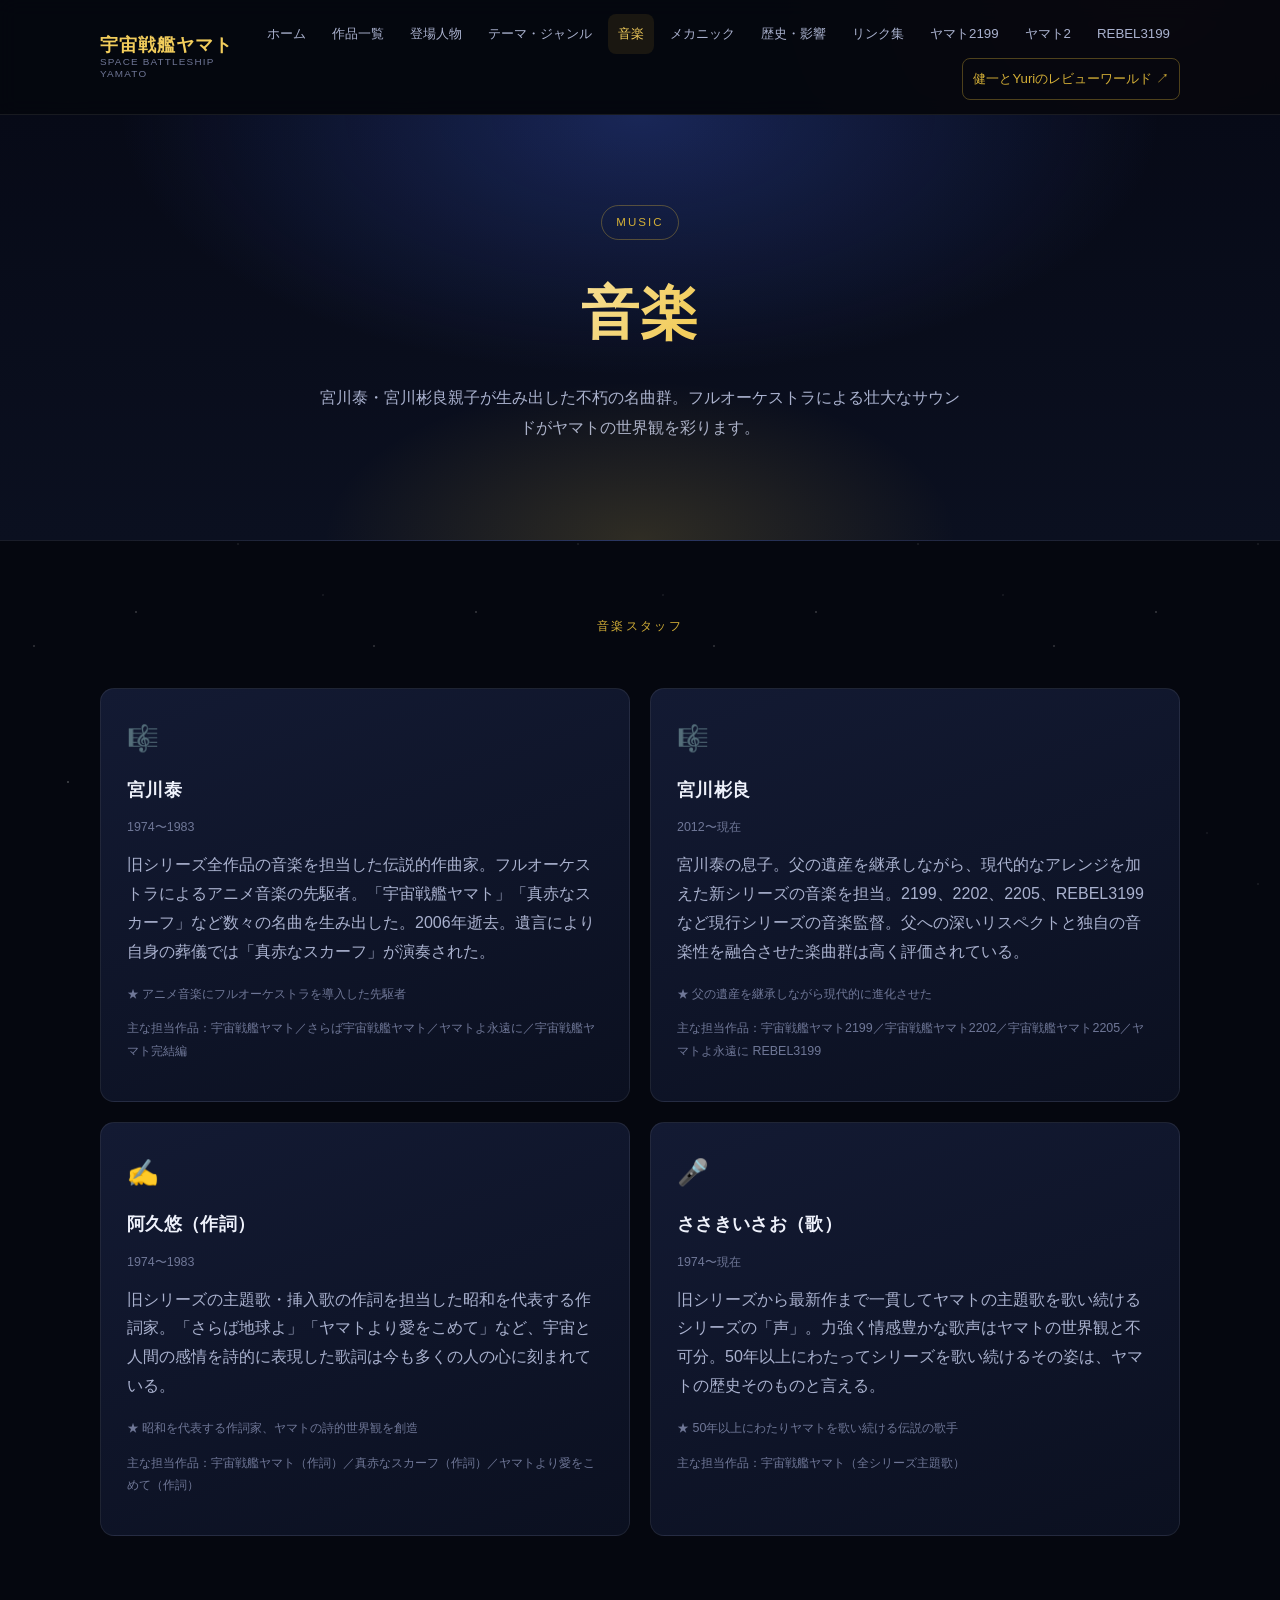
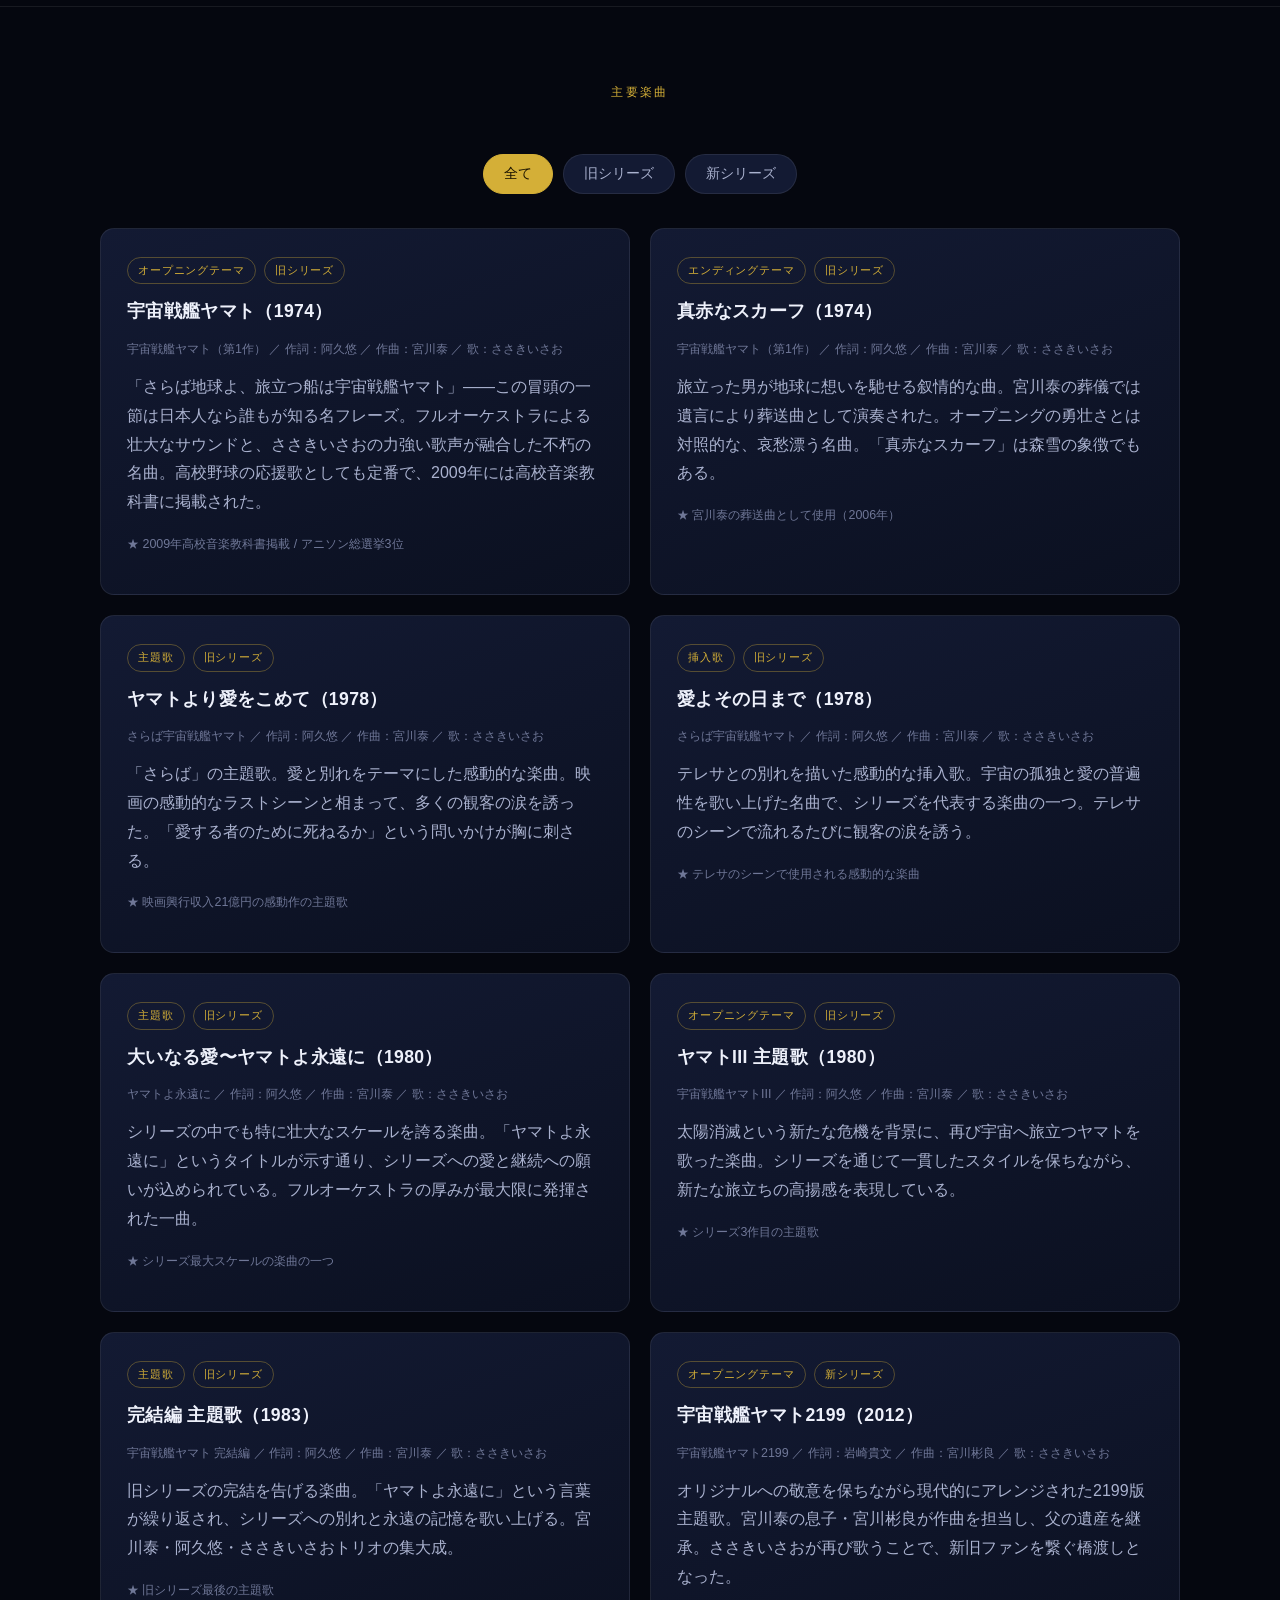
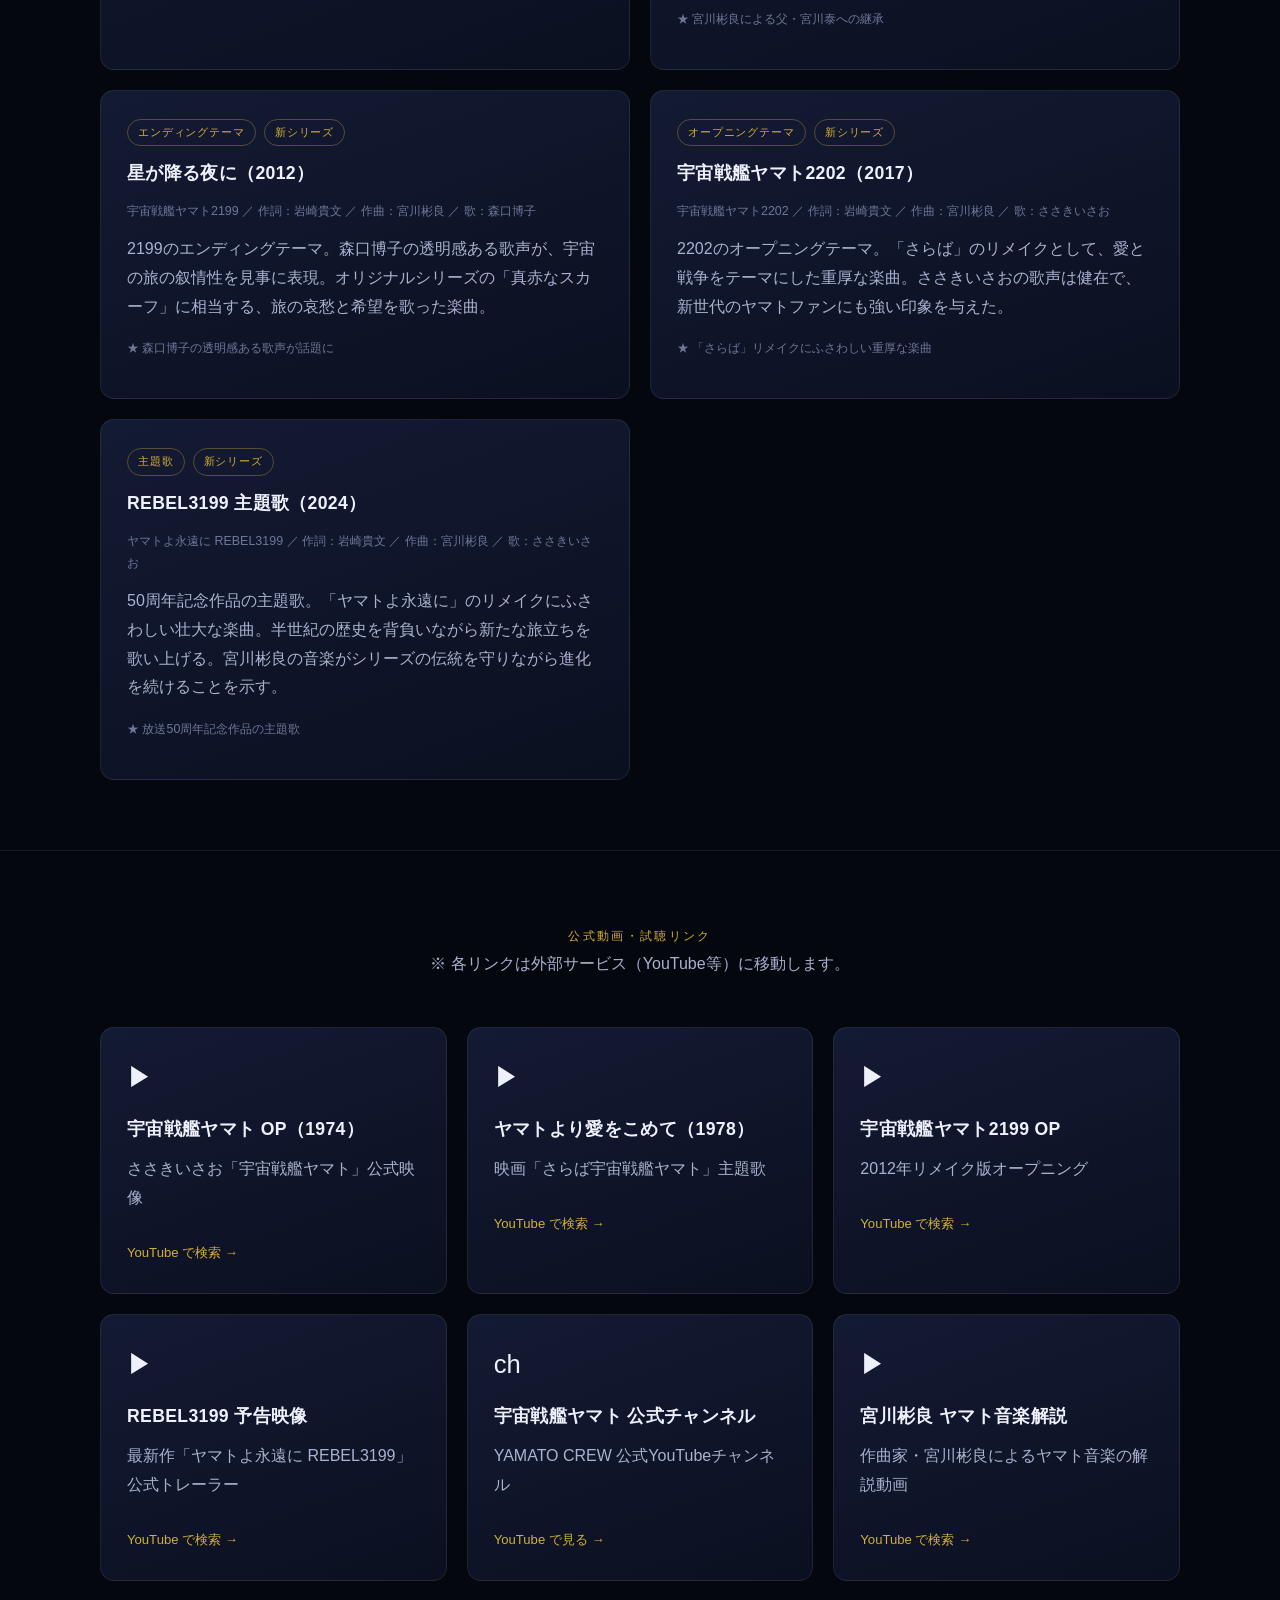
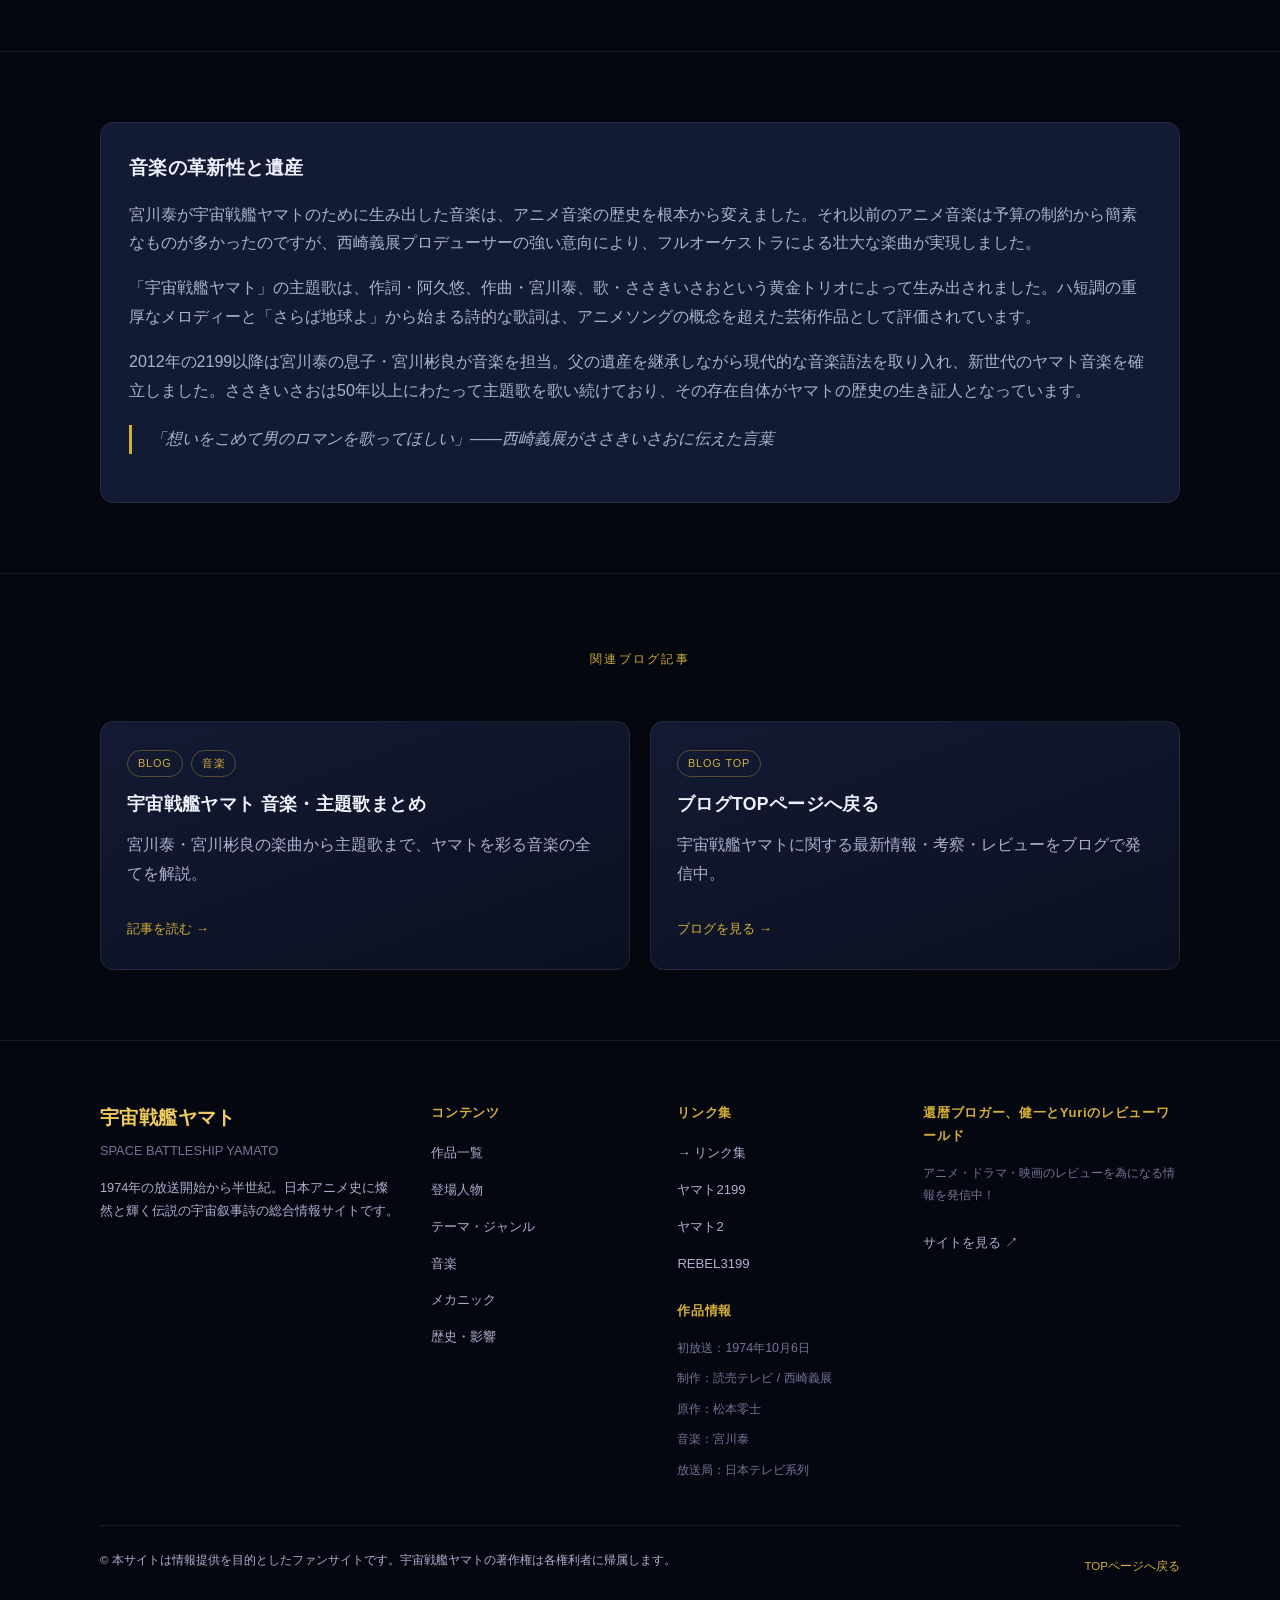
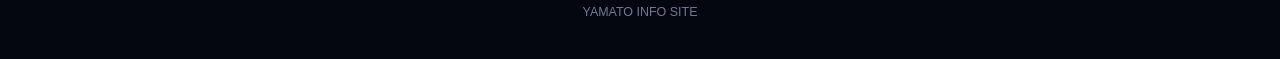
<file: music.html>
<!DOCTYPE html>
<html lang="ja">
<head>
<meta charset="UTF-8">
<meta name="viewport" content="width=device-width, initial-scale=1.0">
<title>音楽 | 宇宙戦艦ヤマト 総合情報サイト</title>
<meta name="description" content="宮川泰・宮川彬良親子が生み出したヤマトの名曲群。主題歌・挿入歌・音楽スタッフを徹底解説。">
<link rel="stylesheet" href="style.css">
</head>
<body>

<header class="site-header">
  <div class="header-inner">
    <a href="index.html" class="logo">
      <span class="logo-main">宇宙戦艦ヤマト</span>
      <span class="logo-sub">SPACE BATTLESHIP YAMATO</span>
    </a>
    <button class="nav-toggle" aria-label="メニューを開く" aria-expanded="false">&#9776;</button>
    <nav class="site-nav">
      <a href="index.html">ホーム</a>
      <a href="works.html">作品一覧</a>
      <a href="characters.html">登場人物</a>
      <a href="themes.html">テーマ・ジャンル</a>
      <a href="music.html">音楽</a>
      <a href="mechanics.html">メカニック</a>
      <a href="history.html">歴史・影響</a>
      <a href="links.html">リンク集</a>
      <a href="yamato2199.html">ヤマト2199</a>
      <a href="yamato2.html">ヤマト2</a>
      <a href="rebel3199.html">REBEL3199</a>
      <a href="https://www.anime-station.org/" target="_blank" rel="noopener noreferrer" class="nav-external">健一とYuriのレビューワールド ↗</a>
    </nav>
  </div>
</header>

<main>

  <section class="hero">
    <div class="container">
      <span class="eyebrow">MUSIC</span>
      <h1>音楽</h1>
      <p class="lead">宮川泰・宮川彬良親子が生み出した不朽の名曲群。フルオーケストラによる壮大なサウンドがヤマトの世界観を彩ります。</p>
    </div>
  </section>

  <!-- MUSIC STAFF -->
  <section>
    <div class="container">
      <div class="section-head">
        <span class="section-kicker">音楽スタッフ</span>
      </div>
      <div class="grid grid-2">

        <div class="card">
          <div class="card-icon">🎼</div>
          <h3>宮川泰</h3>
          <p class="small">1974〜1983</p>
          <p>旧シリーズ全作品の音楽を担当した伝説的作曲家。フルオーケストラによるアニメ音楽の先駆者。「宇宙戦艦ヤマト」「真赤なスカーフ」など数々の名曲を生み出した。2006年逝去。遺言により自身の葬儀では「真赤なスカーフ」が演奏された。</p>
          <p class="small">★ アニメ音楽にフルオーケストラを導入した先駆者</p>
          <p class="small" style="margin-top:10px;">主な担当作品：宇宙戦艦ヤマト／さらば宇宙戦艦ヤマト／ヤマトよ永遠に／宇宙戦艦ヤマト完結編</p>
        </div>

        <div class="card">
          <div class="card-icon">🎼</div>
          <h3>宮川彬良</h3>
          <p class="small">2012〜現在</p>
          <p>宮川泰の息子。父の遺産を継承しながら、現代的なアレンジを加えた新シリーズの音楽を担当。2199、2202、2205、REBEL3199など現行シリーズの音楽監督。父への深いリスペクトと独自の音楽性を融合させた楽曲群は高く評価されている。</p>
          <p class="small">★ 父の遺産を継承しながら現代的に進化させた</p>
          <p class="small" style="margin-top:10px;">主な担当作品：宇宙戦艦ヤマト2199／宇宙戦艦ヤマト2202／宇宙戦艦ヤマト2205／ヤマトよ永遠に REBEL3199</p>
        </div>

        <div class="card">
          <div class="card-icon">✍️</div>
          <h3>阿久悠（作詞）</h3>
          <p class="small">1974〜1983</p>
          <p>旧シリーズの主題歌・挿入歌の作詞を担当した昭和を代表する作詞家。「さらば地球よ」「ヤマトより愛をこめて」など、宇宙と人間の感情を詩的に表現した歌詞は今も多くの人の心に刻まれている。</p>
          <p class="small">★ 昭和を代表する作詞家、ヤマトの詩的世界観を創造</p>
          <p class="small" style="margin-top:10px;">主な担当作品：宇宙戦艦ヤマト（作詞）／真赤なスカーフ（作詞）／ヤマトより愛をこめて（作詞）</p>
        </div>

        <div class="card">
          <div class="card-icon">🎤</div>
          <h3>ささきいさお（歌）</h3>
          <p class="small">1974〜現在</p>
          <p>旧シリーズから最新作まで一貫してヤマトの主題歌を歌い続けるシリーズの「声」。力強く情感豊かな歌声はヤマトの世界観と不可分。50年以上にわたってシリーズを歌い続けるその姿は、ヤマトの歴史そのものと言える。</p>
          <p class="small">★ 50年以上にわたりヤマトを歌い続ける伝説の歌手</p>
          <p class="small" style="margin-top:10px;">主な担当作品：宇宙戦艦ヤマト（全シリーズ主題歌）</p>
        </div>

      </div>
    </div>
  </section>

  <!-- SONGS -->
  <section>
    <div class="container">
      <div class="section-head">
        <span class="section-kicker">主要楽曲</span>
      </div>

      <div class="tabbar" data-tab-group="songs">
        <button class="tab-btn active" data-tab-target="all">全て</button>
        <button class="tab-btn" data-tab-target="old">旧シリーズ</button>
        <button class="tab-btn" data-tab-target="new">新シリーズ</button>
      </div>

      <div class="tab-panel active" data-tab-panel="songs" data-tab-value="all">
        <div class="grid grid-2">

          <div class="card">
            <span class="badge badge-outline">オープニングテーマ</span><span class="badge badge-outline">旧シリーズ</span>
            <h3 style="margin-top:12px;">宇宙戦艦ヤマト（1974）</h3>
            <p class="small">宇宙戦艦ヤマト（第1作） ／ 作詞：阿久悠 ／ 作曲：宮川泰 ／ 歌：ささきいさお</p>
            <p>「さらば地球よ、旅立つ船は宇宙戦艦ヤマト」——この冒頭の一節は日本人なら誰もが知る名フレーズ。フルオーケストラによる壮大なサウンドと、ささきいさおの力強い歌声が融合した不朽の名曲。高校野球の応援歌としても定番で、2009年には高校音楽教科書に掲載された。</p>
            <p class="small">★ 2009年高校音楽教科書掲載 / アニソン総選挙3位</p>
          </div>

          <div class="card">
            <span class="badge badge-outline">エンディングテーマ</span><span class="badge badge-outline">旧シリーズ</span>
            <h3 style="margin-top:12px;">真赤なスカーフ（1974）</h3>
            <p class="small">宇宙戦艦ヤマト（第1作） ／ 作詞：阿久悠 ／ 作曲：宮川泰 ／ 歌：ささきいさお</p>
            <p>旅立った男が地球に想いを馳せる叙情的な曲。宮川泰の葬儀では遺言により葬送曲として演奏された。オープニングの勇壮さとは対照的な、哀愁漂う名曲。「真赤なスカーフ」は森雪の象徴でもある。</p>
            <p class="small">★ 宮川泰の葬送曲として使用（2006年）</p>
          </div>

          <div class="card">
            <span class="badge badge-outline">主題歌</span><span class="badge badge-outline">旧シリーズ</span>
            <h3 style="margin-top:12px;">ヤマトより愛をこめて（1978）</h3>
            <p class="small">さらば宇宙戦艦ヤマト ／ 作詞：阿久悠 ／ 作曲：宮川泰 ／ 歌：ささきいさお</p>
            <p>「さらば」の主題歌。愛と別れをテーマにした感動的な楽曲。映画の感動的なラストシーンと相まって、多くの観客の涙を誘った。「愛する者のために死ねるか」という問いかけが胸に刺さる。</p>
            <p class="small">★ 映画興行収入21億円の感動作の主題歌</p>
          </div>

          <div class="card">
            <span class="badge badge-outline">挿入歌</span><span class="badge badge-outline">旧シリーズ</span>
            <h3 style="margin-top:12px;">愛よその日まで（1978）</h3>
            <p class="small">さらば宇宙戦艦ヤマト ／ 作詞：阿久悠 ／ 作曲：宮川泰 ／ 歌：ささきいさお</p>
            <p>テレサとの別れを描いた感動的な挿入歌。宇宙の孤独と愛の普遍性を歌い上げた名曲で、シリーズを代表する楽曲の一つ。テレサのシーンで流れるたびに観客の涙を誘う。</p>
            <p class="small">★ テレサのシーンで使用される感動的な楽曲</p>
          </div>

          <div class="card">
            <span class="badge badge-outline">主題歌</span><span class="badge badge-outline">旧シリーズ</span>
            <h3 style="margin-top:12px;">大いなる愛〜ヤマトよ永遠に（1980）</h3>
            <p class="small">ヤマトよ永遠に ／ 作詞：阿久悠 ／ 作曲：宮川泰 ／ 歌：ささきいさお</p>
            <p>シリーズの中でも特に壮大なスケールを誇る楽曲。「ヤマトよ永遠に」というタイトルが示す通り、シリーズへの愛と継続への願いが込められている。フルオーケストラの厚みが最大限に発揮された一曲。</p>
            <p class="small">★ シリーズ最大スケールの楽曲の一つ</p>
          </div>

          <div class="card">
            <span class="badge badge-outline">オープニングテーマ</span><span class="badge badge-outline">旧シリーズ</span>
            <h3 style="margin-top:12px;">ヤマトIII 主題歌（1980）</h3>
            <p class="small">宇宙戦艦ヤマトIII ／ 作詞：阿久悠 ／ 作曲：宮川泰 ／ 歌：ささきいさお</p>
            <p>太陽消滅という新たな危機を背景に、再び宇宙へ旅立つヤマトを歌った楽曲。シリーズを通じて一貫したスタイルを保ちながら、新たな旅立ちの高揚感を表現している。</p>
            <p class="small">★ シリーズ3作目の主題歌</p>
          </div>

          <div class="card">
            <span class="badge badge-outline">主題歌</span><span class="badge badge-outline">旧シリーズ</span>
            <h3 style="margin-top:12px;">完結編 主題歌（1983）</h3>
            <p class="small">宇宙戦艦ヤマト 完結編 ／ 作詞：阿久悠 ／ 作曲：宮川泰 ／ 歌：ささきいさお</p>
            <p>旧シリーズの完結を告げる楽曲。「ヤマトよ永遠に」という言葉が繰り返され、シリーズへの別れと永遠の記憶を歌い上げる。宮川泰・阿久悠・ささきいさおトリオの集大成。</p>
            <p class="small">★ 旧シリーズ最後の主題歌</p>
          </div>

          <div class="card">
            <span class="badge badge-outline">オープニングテーマ</span><span class="badge badge-outline">新シリーズ</span>
            <h3 style="margin-top:12px;">宇宙戦艦ヤマト2199（2012）</h3>
            <p class="small">宇宙戦艦ヤマト2199 ／ 作詞：岩崎貴文 ／ 作曲：宮川彬良 ／ 歌：ささきいさお</p>
            <p>オリジナルへの敬意を保ちながら現代的にアレンジされた2199版主題歌。宮川泰の息子・宮川彬良が作曲を担当し、父の遺産を継承。ささきいさおが再び歌うことで、新旧ファンを繋ぐ橋渡しとなった。</p>
            <p class="small">★ 宮川彬良による父・宮川泰への継承</p>
          </div>

          <div class="card">
            <span class="badge badge-outline">エンディングテーマ</span><span class="badge badge-outline">新シリーズ</span>
            <h3 style="margin-top:12px;">星が降る夜に（2012）</h3>
            <p class="small">宇宙戦艦ヤマト2199 ／ 作詞：岩崎貴文 ／ 作曲：宮川彬良 ／ 歌：森口博子</p>
            <p>2199のエンディングテーマ。森口博子の透明感ある歌声が、宇宙の旅の叙情性を見事に表現。オリジナルシリーズの「真赤なスカーフ」に相当する、旅の哀愁と希望を歌った楽曲。</p>
            <p class="small">★ 森口博子の透明感ある歌声が話題に</p>
          </div>

          <div class="card">
            <span class="badge badge-outline">オープニングテーマ</span><span class="badge badge-outline">新シリーズ</span>
            <h3 style="margin-top:12px;">宇宙戦艦ヤマト2202（2017）</h3>
            <p class="small">宇宙戦艦ヤマト2202 ／ 作詞：岩崎貴文 ／ 作曲：宮川彬良 ／ 歌：ささきいさお</p>
            <p>2202のオープニングテーマ。「さらば」のリメイクとして、愛と戦争をテーマにした重厚な楽曲。ささきいさおの歌声は健在で、新世代のヤマトファンにも強い印象を与えた。</p>
            <p class="small">★ 「さらば」リメイクにふさわしい重厚な楽曲</p>
          </div>

          <div class="card">
            <span class="badge badge-outline">主題歌</span><span class="badge badge-outline">新シリーズ</span>
            <h3 style="margin-top:12px;">REBEL3199 主題歌（2024）</h3>
            <p class="small">ヤマトよ永遠に REBEL3199 ／ 作詞：岩崎貴文 ／ 作曲：宮川彬良 ／ 歌：ささきいさお</p>
            <p>50周年記念作品の主題歌。「ヤマトよ永遠に」のリメイクにふさわしい壮大な楽曲。半世紀の歴史を背負いながら新たな旅立ちを歌い上げる。宮川彬良の音楽がシリーズの伝統を守りながら進化を続けることを示す。</p>
            <p class="small">★ 放送50周年記念作品の主題歌</p>
          </div>

        </div>
      </div>

      <div class="tab-panel" data-tab-panel="songs" data-tab-value="old">
        <div class="grid grid-2">
          <div class="card">
            <span class="badge badge-outline">オープニングテーマ</span>
            <h3 style="margin-top:12px;">宇宙戦艦ヤマト（1974）</h3>
            <p class="small">作詞：阿久悠 ／ 作曲：宮川泰 ／ 歌：ささきいさお</p>
            <p>「さらば地球よ、旅立つ船は宇宙戦艦ヤマト」——不朽の名曲。2009年高校音楽教科書掲載。</p>
          </div>
          <div class="card">
            <span class="badge badge-outline">エンディングテーマ</span>
            <h3 style="margin-top:12px;">真赤なスカーフ（1974）</h3>
            <p class="small">作詞：阿久悠 ／ 作曲：宮川泰 ／ 歌：ささきいさお</p>
            <p>哀愁漂う叙情曲。宮川泰の葬送曲として使用された。</p>
          </div>
          <div class="card">
            <span class="badge badge-outline">主題歌</span>
            <h3 style="margin-top:12px;">ヤマトより愛をこめて（1978）</h3>
            <p class="small">作詞：阿久悠 ／ 作曲：宮川泰 ／ 歌：ささきいさお</p>
            <p>「さらば」の主題歌。興行収入21億円の感動作を彩る。</p>
          </div>
          <div class="card">
            <span class="badge badge-outline">挿入歌</span>
            <h3 style="margin-top:12px;">愛よその日まで（1978）</h3>
            <p class="small">作詞：阿久悠 ／ 作曲：宮川泰 ／ 歌：ささきいさお</p>
            <p>テレサとの別れを描いた挿入歌。</p>
          </div>
        </div>
      </div>

      <div class="tab-panel" data-tab-panel="songs" data-tab-value="new">
        <div class="grid grid-2">
          <div class="card">
            <span class="badge badge-outline">オープニングテーマ</span>
            <h3 style="margin-top:12px;">宇宙戦艦ヤマト2199（2012）</h3>
            <p class="small">作詞：岩崎貴文 ／ 作曲：宮川彬良 ／ 歌：ささきいさお</p>
            <p>父の遺産を継承する2199版主題歌。</p>
          </div>
          <div class="card">
            <span class="badge badge-outline">エンディングテーマ</span>
            <h3 style="margin-top:12px;">星が降る夜に（2012）</h3>
            <p class="small">作詞：岩崎貴文 ／ 作曲：宮川彬良 ／ 歌：森口博子</p>
            <p>森口博子の透明感ある歌声が話題の楽曲。</p>
          </div>
          <div class="card">
            <span class="badge badge-outline">オープニングテーマ</span>
            <h3 style="margin-top:12px;">宇宙戦艦ヤマト2202（2017）</h3>
            <p class="small">作詞：岩崎貴文 ／ 作曲：宮川彬良 ／ 歌：ささきいさお</p>
            <p>「さらば」リメイクにふさわしい重厚な楽曲。</p>
          </div>
          <div class="card">
            <span class="badge badge-outline">主題歌</span>
            <h3 style="margin-top:12px;">REBEL3199 主題歌（2024）</h3>
            <p class="small">作詞：岩崎貴文 ／ 作曲：宮川彬良 ／ 歌：ささきいさお</p>
            <p>放送50周年記念作品の主題歌。</p>
          </div>
        </div>
      </div>

    </div>
  </section>

  <!-- VIDEO LINKS -->
  <section>
    <div class="container">
      <div class="section-head">
        <span class="section-kicker">公式動画・試聴リンク</span>
        <p>※ 各リンクは外部サービス（YouTube等）に移動します。</p>
      </div>
      <div class="grid grid-3">
        <a class="card" href="https://www.youtube.com/results?search_query=%E5%AE%87%E5%AE%99%E6%88%A6%E8%89%A6%E3%83%A4%E3%83%9E%E3%83%88+%E4%B8%BB%E9%A1%8C%E6%AD%8C+%E3%81%95%E3%81%95%E3%81%8D%E3%81%84%E3%81%95%E3%81%8A" target="_blank" rel="noopener noreferrer">
          <div class="card-icon">▶</div>
          <h3>宇宙戦艦ヤマト OP（1974）</h3>
          <p>ささきいさお「宇宙戦艦ヤマト」公式映像</p>
          <span class="card-link">YouTube で検索 →</span>
        </a>
        <a class="card" href="https://www.youtube.com/results?search_query=%E3%83%A4%E3%83%9E%E3%83%88%E3%82%88%E3%82%8A%E6%84%9B%E3%82%92%E3%81%93%E3%82%81%E3%81%A6" target="_blank" rel="noopener noreferrer">
          <div class="card-icon">▶</div>
          <h3>ヤマトより愛をこめて（1978）</h3>
          <p>映画「さらば宇宙戦艦ヤマト」主題歌</p>
          <span class="card-link">YouTube で検索 →</span>
        </a>
        <a class="card" href="https://www.youtube.com/results?search_query=%E5%AE%87%E5%AE%99%E6%88%A6%E8%89%A6%E3%83%A4%E3%83%9E%E3%83%882199+%E3%82%AA%E3%83%BC%E3%83%97%E3%83%8B%E3%83%B3%E3%82%B0" target="_blank" rel="noopener noreferrer">
          <div class="card-icon">▶</div>
          <h3>宇宙戦艦ヤマト2199 OP</h3>
          <p>2012年リメイク版オープニング</p>
          <span class="card-link">YouTube で検索 →</span>
        </a>
        <a class="card" href="https://www.youtube.com/results?search_query=%E3%83%A4%E3%83%9E%E3%83%88%E3%82%88%E6%B0%B8%E9%81%A0%E3%81%AB+REBEL3199" target="_blank" rel="noopener noreferrer">
          <div class="card-icon">▶</div>
          <h3>REBEL3199 予告映像</h3>
          <p>最新作「ヤマトよ永遠に REBEL3199」公式トレーラー</p>
          <span class="card-link">YouTube で検索 →</span>
        </a>
        <a class="card" href="https://www.youtube.com/@yamatocrew" target="_blank" rel="noopener noreferrer">
          <div class="card-icon">ch</div>
          <h3>宇宙戦艦ヤマト 公式チャンネル</h3>
          <p>YAMATO CREW 公式YouTubeチャンネル</p>
          <span class="card-link">YouTube で見る →</span>
        </a>
        <a class="card" href="https://www.youtube.com/results?search_query=%E5%AE%AE%E5%B7%9D%E5%BD%AC%E8%89%AF+%E3%83%A4%E3%83%9E%E3%83%88" target="_blank" rel="noopener noreferrer">
          <div class="card-icon">▶</div>
          <h3>宮川彬良 ヤマト音楽解説</h3>
          <p>作曲家・宮川彬良によるヤマト音楽の解説動画</p>
          <span class="card-link">YouTube で検索 →</span>
        </a>
      </div>
    </div>
  </section>

  <!-- LEGACY -->
  <section>
    <div class="container">
      <div class="panel">
        <h3 style="margin-bottom:16px;">音楽の革新性と遺産</h3>
        <p>宮川泰が宇宙戦艦ヤマトのために生み出した音楽は、アニメ音楽の歴史を根本から変えました。それ以前のアニメ音楽は予算の制約から簡素なものが多かったのですが、西崎義展プロデューサーの強い意向により、フルオーケストラによる壮大な楽曲が実現しました。</p>
        <p>「宇宙戦艦ヤマト」の主題歌は、作詞・阿久悠、作曲・宮川泰、歌・ささきいさおという黄金トリオによって生み出されました。ハ短調の重厚なメロディーと「さらば地球よ」から始まる詩的な歌詞は、アニメソングの概念を超えた芸術作品として評価されています。</p>
        <p>2012年の2199以降は宮川泰の息子・宮川彬良が音楽を担当。父の遺産を継承しながら現代的な音楽語法を取り入れ、新世代のヤマト音楽を確立しました。ささきいさおは50年以上にわたって主題歌を歌い続けており、その存在自体がヤマトの歴史の生き証人となっています。</p>
        <p class="quote-block">「想いをこめて男のロマンを歌ってほしい」——西崎義展がささきいさおに伝えた言葉</p>
      </div>
    </div>
  </section>

  <!-- BLOG -->
  <section>
    <div class="container">
      <div class="section-head">
        <span class="section-kicker">関連ブログ記事</span>
      </div>
      <div class="grid grid-2">
        <a class="card" href="https://ameblo.jp/kenanime2026/entry-12955072585.html" target="_blank" rel="noopener noreferrer">
          <span class="badge badge-outline">BLOG</span><span class="badge badge-outline">音楽</span>
          <h3 style="margin-top:12px;">宇宙戦艦ヤマト 音楽・主題歌まとめ</h3>
          <p>宮川泰・宮川彬良の楽曲から主題歌まで、ヤマトを彩る音楽の全てを解説。</p>
          <span class="card-link">記事を読む →</span>
        </a>
        <a class="card" href="https://www.anime-station.org/" target="_blank" rel="noopener noreferrer">
          <span class="badge badge-outline">BLOG TOP</span>
          <h3 style="margin-top:12px;">ブログTOPページへ戻る</h3>
          <p>宇宙戦艦ヤマトに関する最新情報・考察・レビューをブログで発信中。</p>
          <span class="card-link">ブログを見る →</span>
        </a>
      </div>
    </div>
  </section>

</main>

<footer class="site-footer">
  <div class="container">
    <div class="footer-inner">
      <div class="footer-brand">
        <h2>宇宙戦艦ヤマト</h2>
        <p class="small" style="margin-bottom:14px;">SPACE BATTLESHIP YAMATO</p>
        <p>1974年の放送開始から半世紀。日本アニメ史に燦然と輝く伝説の宇宙叙事詩の総合情報サイトです。</p>
      </div>
      <div class="footer-col">
        <h3>コンテンツ</h3>
        <ul>
          <li><a href="works.html">作品一覧</a></li>
          <li><a href="characters.html">登場人物</a></li>
          <li><a href="themes.html">テーマ・ジャンル</a></li>
          <li><a href="music.html">音楽</a></li>
          <li><a href="mechanics.html">メカニック</a></li>
          <li><a href="history.html">歴史・影響</a></li>
        </ul>
      </div>
      <div class="footer-col">
        <h3>リンク集</h3>
        <ul>
          <li><a href="links.html">→ リンク集</a></li>
          <li><a href="yamato2199.html">ヤマト2199</a></li>
          <li><a href="yamato2.html">ヤマト2</a></li>
          <li><a href="rebel3199.html">REBEL3199</a></li>
        </ul>
        <h3 style="margin-top:22px;">作品情報</h3>
        <ul class="footer-info">
          <li>初放送：1974年10月6日</li>
          <li>制作：読売テレビ / 西崎義展</li>
          <li>原作：松本零士</li>
          <li>音楽：宮川泰</li>
          <li>放送局：日本テレビ系列</li>
        </ul>
      </div>
      <div class="footer-col">
        <h3>還暦ブロガー、健一とYuriのレビューワールド</h3>
        <p class="small">アニメ・ドラマ・映画のレビューを為になる情報を発信中！</p>
        <a href="https://www.anime-station.org/" target="_blank" rel="noopener noreferrer" class="card-link">サイトを見る ↗</a>
      </div>
    </div>
    <div class="footer-bottom">
      <p>© 本サイトは情報提供を目的としたファンサイトです。宇宙戦艦ヤマトの著作権は各権利者に帰属します。</p>
      <a href="index.html">TOPページへ戻る</a>
    </div>
    <p class="small center" style="margin-top:18px;">YAMATO INFO SITE</p>
  </div>
</footer>

<script src="script.js"></script>
</body>
</html>
</file>
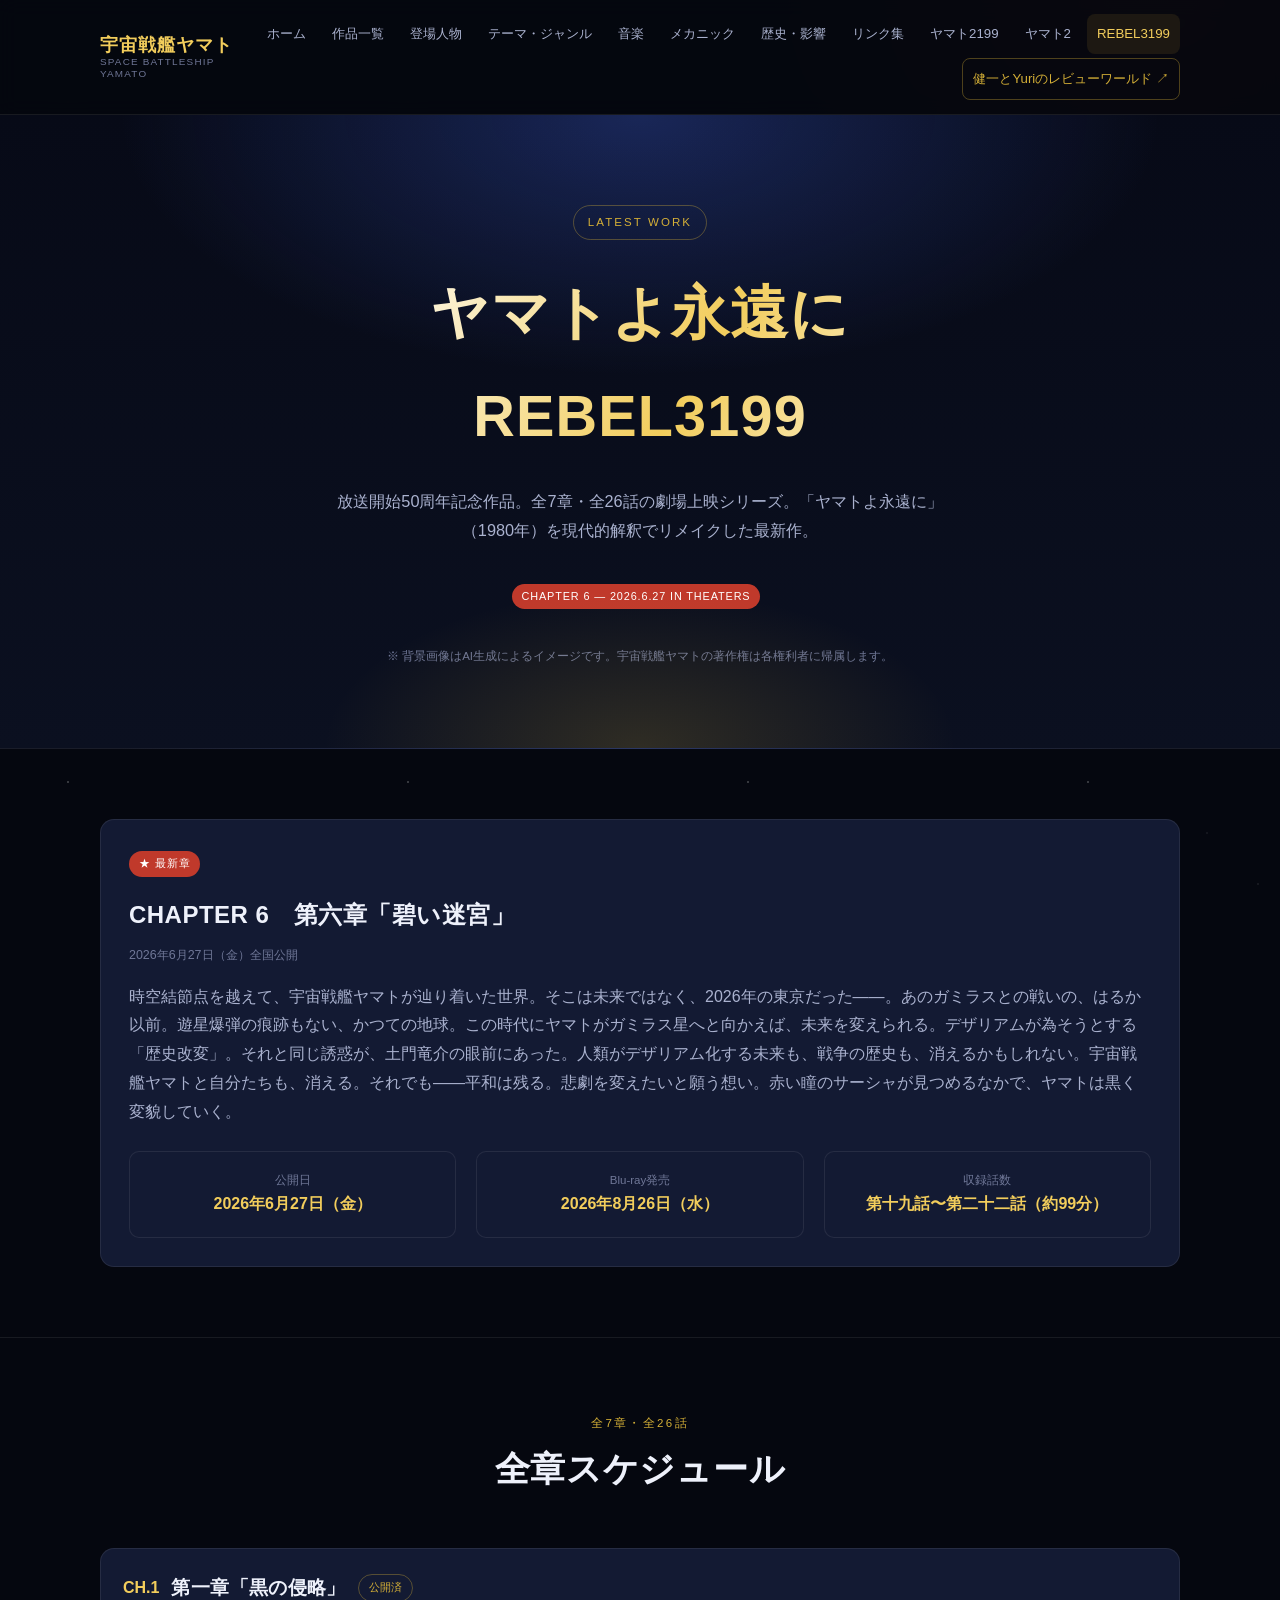
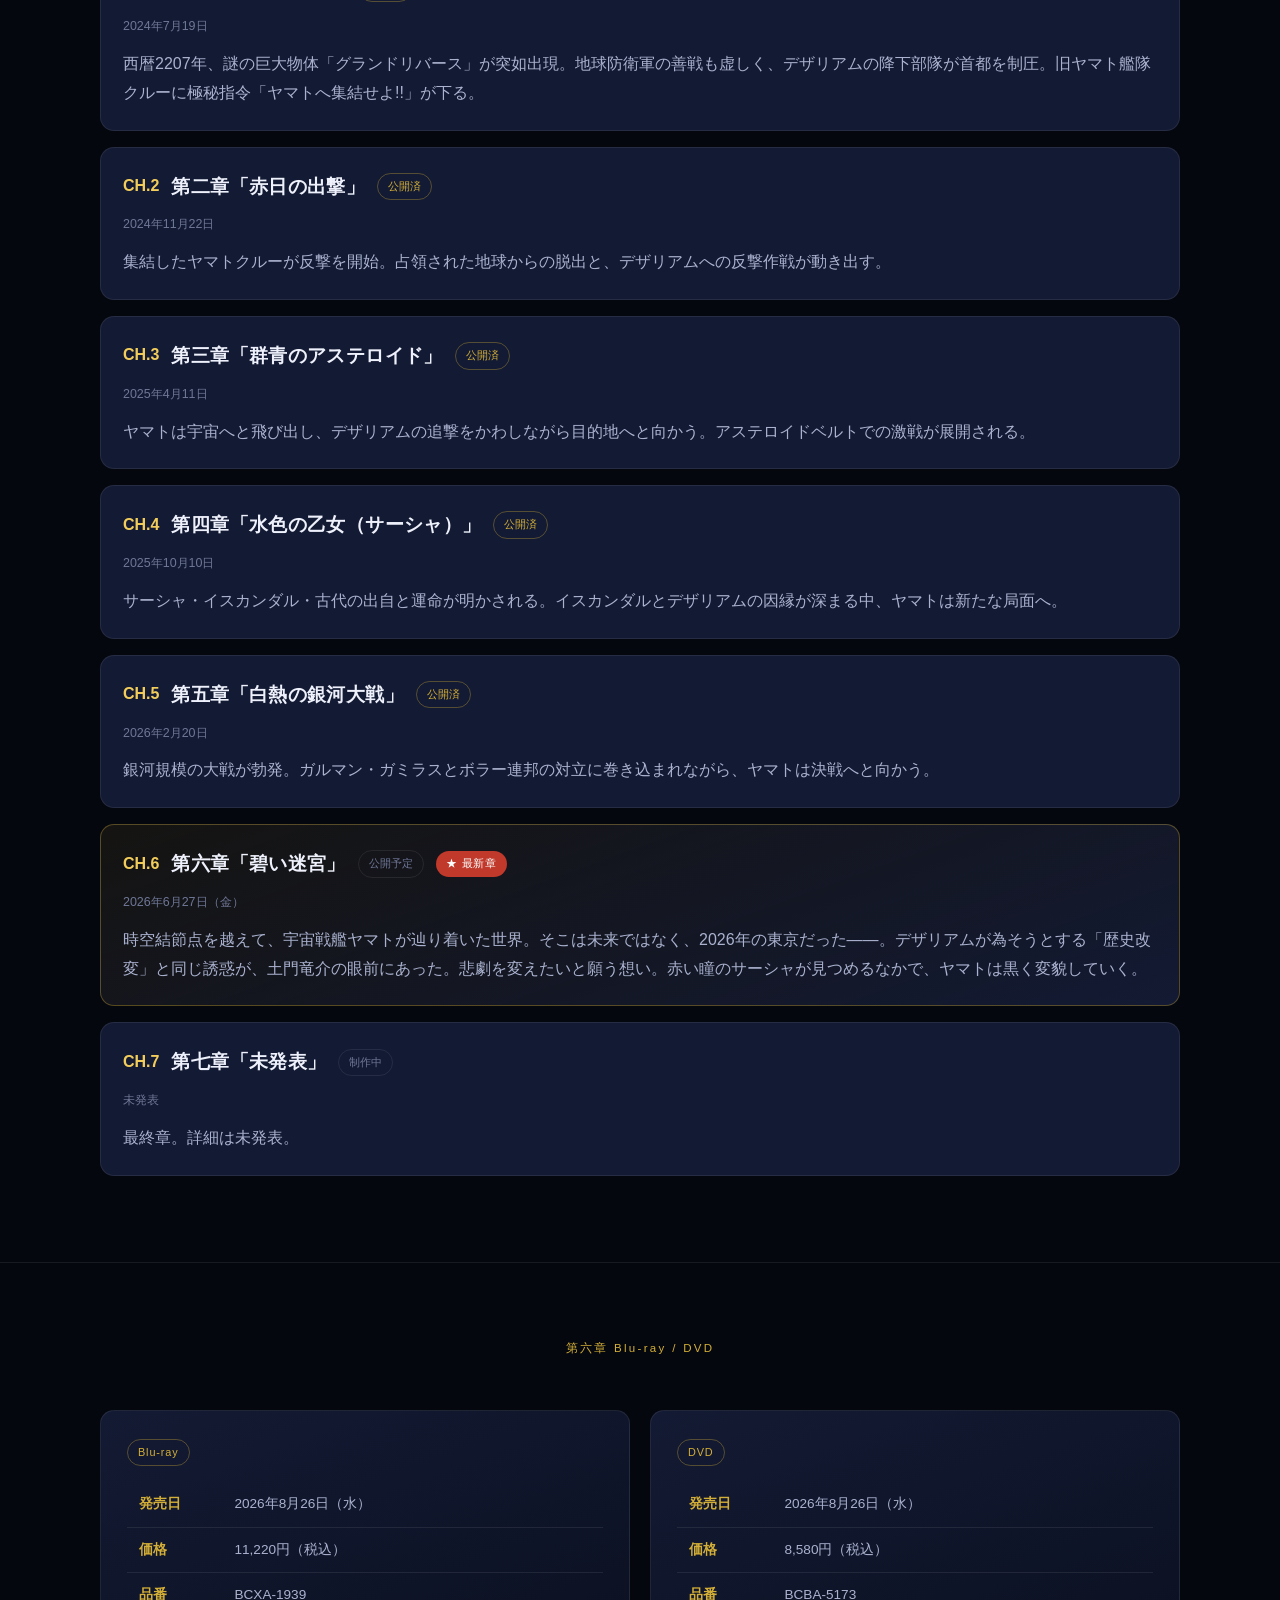
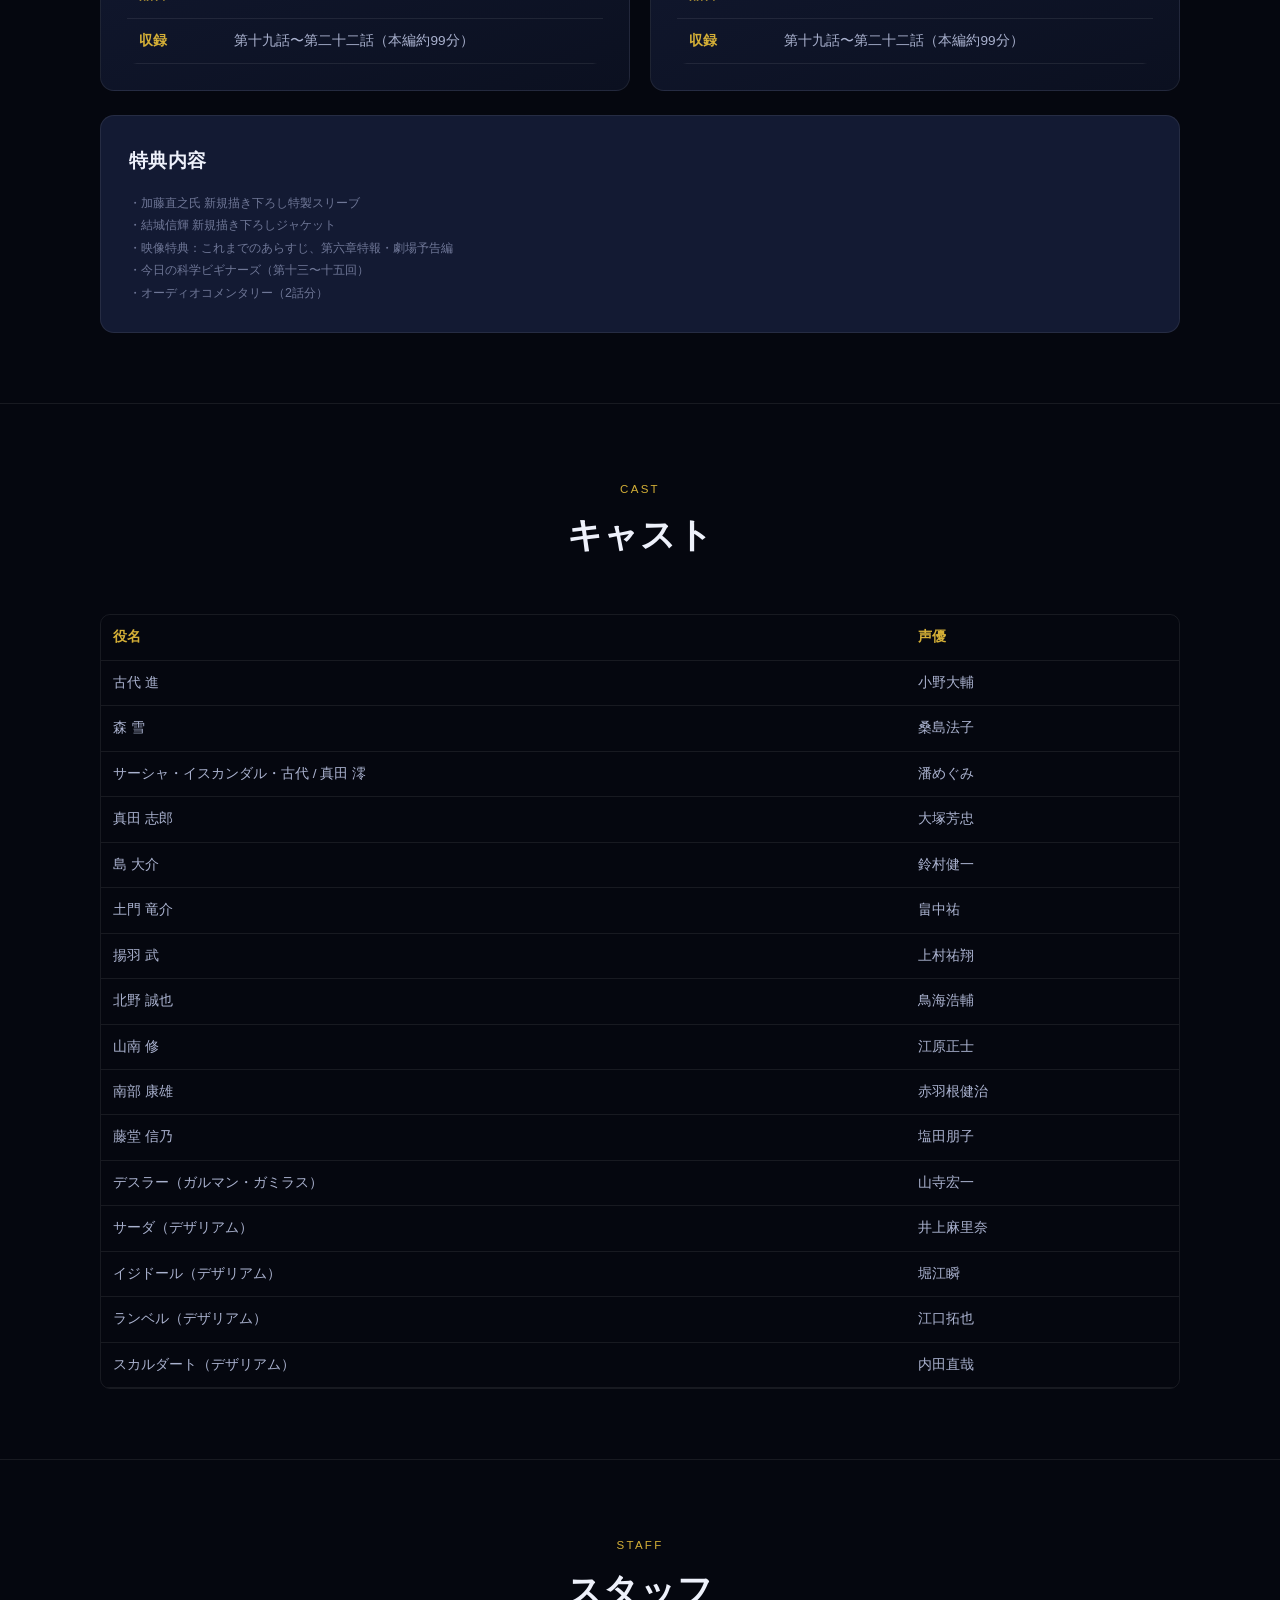
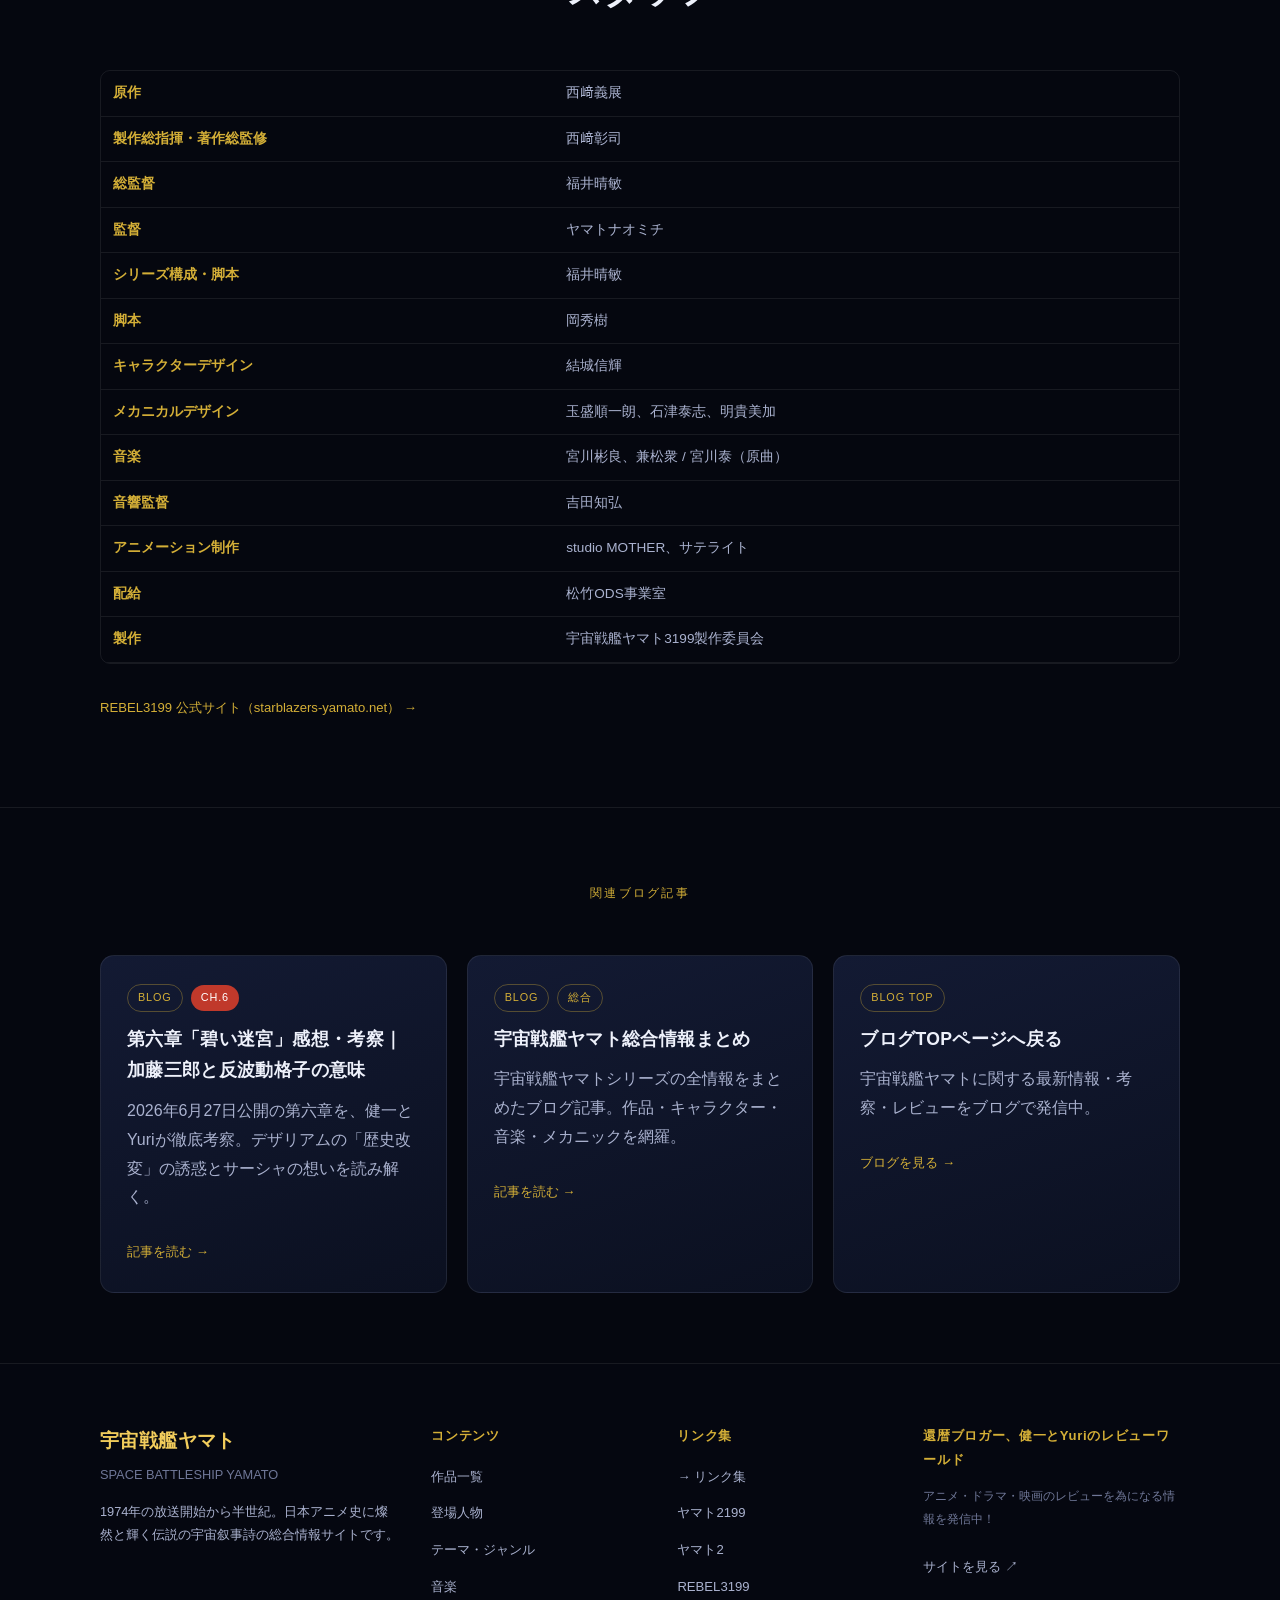
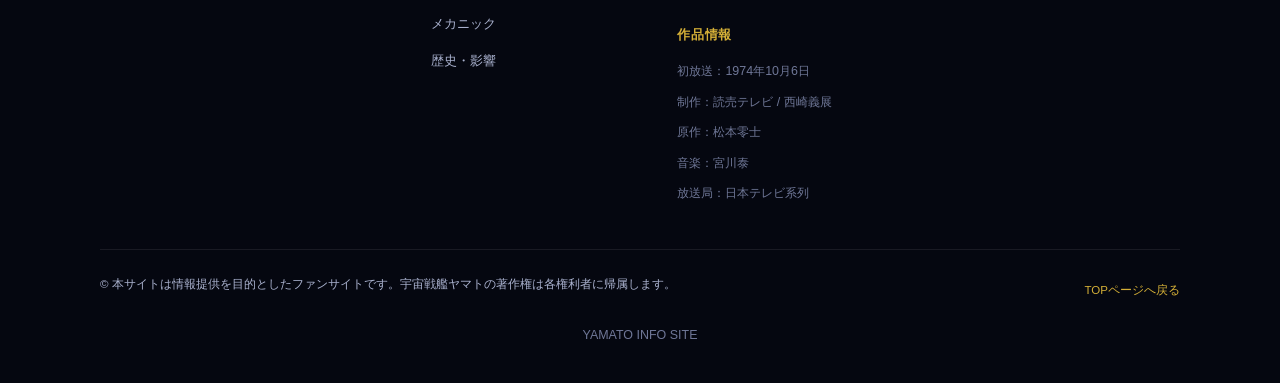
<file: rebel3199.html>
<!DOCTYPE html>
<html lang="ja">
<head>
<meta charset="UTF-8">
<meta name="viewport" content="width=device-width, initial-scale=1.0">
<title>ヤマトよ永遠に REBEL3199 | 宇宙戦艦ヤマト 総合情報サイト</title>
<meta name="description" content="放送開始50周年記念作品「ヤマトよ永遠に REBEL3199」の全章スケジュール・キャスト・スタッフ・Blu-ray情報を紹介。">
<link rel="stylesheet" href="style.css">
</head>
<body>

<header class="site-header">
  <div class="header-inner">
    <a href="index.html" class="logo">
      <span class="logo-main">宇宙戦艦ヤマト</span>
      <span class="logo-sub">SPACE BATTLESHIP YAMATO</span>
    </a>
    <button class="nav-toggle" aria-label="メニューを開く" aria-expanded="false">&#9776;</button>
    <nav class="site-nav">
      <a href="index.html">ホーム</a>
      <a href="works.html">作品一覧</a>
      <a href="characters.html">登場人物</a>
      <a href="themes.html">テーマ・ジャンル</a>
      <a href="music.html">音楽</a>
      <a href="mechanics.html">メカニック</a>
      <a href="history.html">歴史・影響</a>
      <a href="links.html">リンク集</a>
      <a href="yamato2199.html">ヤマト2199</a>
      <a href="yamato2.html">ヤマト2</a>
      <a href="rebel3199.html">REBEL3199</a>
      <a href="https://www.anime-station.org/" target="_blank" rel="noopener noreferrer" class="nav-external">健一とYuriのレビューワールド ↗</a>
    </nav>
  </div>
</header>

<main>

  <section class="hero">
    <div class="container">
      <span class="eyebrow">LATEST WORK</span>
      <h1>ヤマトよ永遠に<br>REBEL3199</h1>
      <p class="lead">放送開始50周年記念作品。全7章・全26話の劇場上映シリーズ。「ヤマトよ永遠に」（1980年）を現代的解釈でリメイクした最新作。</p>
      <p class="badge badge-red" style="margin-top:10px;">CHAPTER 6 — 2026.6.27 IN THEATERS</p>
      <p class="hero-note">※ 背景画像はAI生成によるイメージです。宇宙戦艦ヤマトの著作権は各権利者に帰属します。</p>
    </div>
  </section>

  <!-- CHAPTER 6 -->
  <section>
    <div class="container">
      <div class="panel">
        <span class="badge badge-red">★ 最新章</span>
        <h2 style="margin:16px 0 8px;">CHAPTER 6　第六章「碧い迷宮」</h2>
        <p class="small">2026年6月27日（金）全国公開</p>
        <p style="margin-top:16px;">時空結節点を越えて、宇宙戦艦ヤマトが辿り着いた世界。そこは未来ではなく、2026年の東京だった――。あのガミラスとの戦いの、はるか以前。遊星爆弾の痕跡もない、かつての地球。この時代にヤマトがガミラス星へと向かえば、未来を変えられる。デザリアムが為そうとする「歴史改変」。それと同じ誘惑が、土門竜介の眼前にあった。人類がデザリアム化する未来も、戦争の歴史も、消えるかもしれない。宇宙戦艦ヤマトと自分たちも、消える。それでも――平和は残る。悲劇を変えたいと願う想い。赤い瞳のサーシャが見つめるなかで、ヤマトは黒く変貌していく。</p>
        <div class="grid grid-3" style="margin-top:24px;">
          <div class="spec-item"><div class="spec-label">公開日</div><div class="spec-value" style="font-size:1rem;">2026年6月27日（金）</div></div>
          <div class="spec-item"><div class="spec-label">Blu-ray発売</div><div class="spec-value" style="font-size:1rem;">2026年8月26日（水）</div></div>
          <div class="spec-item"><div class="spec-label">収録話数</div><div class="spec-value" style="font-size:1rem;">第十九話〜第二十二話（約99分）</div></div>
        </div>
      </div>
    </div>
  </section>

  <!-- CHAPTER SCHEDULE -->
  <section>
    <div class="container">
      <div class="section-head">
        <span class="section-kicker">全7章・全26話</span>
        <h2>全章スケジュール</h2>
      </div>

      <div class="chapter-card">
        <div class="chapter-head">
          <span class="chapter-num">CH.1</span><h3 style="margin:0;">第一章「黒の侵略」</h3><span class="status-pill done">公開済</span>
        </div>
        <p class="small">2024年7月19日</p>
        <p style="margin-bottom:0;">西暦2207年、謎の巨大物体「グランドリバース」が突如出現。地球防衛軍の善戦も虚しく、デザリアムの降下部隊が首都を制圧。旧ヤマト艦隊クルーに極秘指令「ヤマトへ集結せよ!!」が下る。</p>
      </div>

      <div class="chapter-card">
        <div class="chapter-head">
          <span class="chapter-num">CH.2</span><h3 style="margin:0;">第二章「赤日の出撃」</h3><span class="status-pill done">公開済</span>
        </div>
        <p class="small">2024年11月22日</p>
        <p style="margin-bottom:0;">集結したヤマトクルーが反撃を開始。占領された地球からの脱出と、デザリアムへの反撃作戦が動き出す。</p>
      </div>

      <div class="chapter-card">
        <div class="chapter-head">
          <span class="chapter-num">CH.3</span><h3 style="margin:0;">第三章「群青のアステロイド」</h3><span class="status-pill done">公開済</span>
        </div>
        <p class="small">2025年4月11日</p>
        <p style="margin-bottom:0;">ヤマトは宇宙へと飛び出し、デザリアムの追撃をかわしながら目的地へと向かう。アステロイドベルトでの激戦が展開される。</p>
      </div>

      <div class="chapter-card">
        <div class="chapter-head">
          <span class="chapter-num">CH.4</span><h3 style="margin:0;">第四章「水色の乙女（サーシャ）」</h3><span class="status-pill done">公開済</span>
        </div>
        <p class="small">2025年10月10日</p>
        <p style="margin-bottom:0;">サーシャ・イスカンダル・古代の出自と運命が明かされる。イスカンダルとデザリアムの因縁が深まる中、ヤマトは新たな局面へ。</p>
      </div>

      <div class="chapter-card">
        <div class="chapter-head">
          <span class="chapter-num">CH.5</span><h3 style="margin:0;">第五章「白熱の銀河大戦」</h3><span class="status-pill done">公開済</span>
        </div>
        <p class="small">2026年2月20日</p>
        <p style="margin-bottom:0;">銀河規模の大戦が勃発。ガルマン・ガミラスとボラー連邦の対立に巻き込まれながら、ヤマトは決戦へと向かう。</p>
      </div>

      <div class="chapter-card current">
        <div class="chapter-head">
          <span class="chapter-num">CH.6</span><h3 style="margin:0;">第六章「碧い迷宮」</h3><span class="status-pill">公開予定</span><span class="badge badge-red">★ 最新章</span>
        </div>
        <p class="small">2026年6月27日（金）</p>
        <p style="margin-bottom:0;">時空結節点を越えて、宇宙戦艦ヤマトが辿り着いた世界。そこは未来ではなく、2026年の東京だった――。デザリアムが為そうとする「歴史改変」と同じ誘惑が、土門竜介の眼前にあった。悲劇を変えたいと願う想い。赤い瞳のサーシャが見つめるなかで、ヤマトは黒く変貌していく。</p>
      </div>

      <div class="chapter-card">
        <div class="chapter-head">
          <span class="chapter-num">CH.7</span><h3 style="margin:0;">第七章「未発表」</h3><span class="status-pill wip">制作中</span>
        </div>
        <p class="small">未発表</p>
        <p style="margin-bottom:0;">最終章。詳細は未発表。</p>
      </div>
    </div>
  </section>

  <!-- BLU-RAY -->
  <section>
    <div class="container">
      <div class="section-head">
        <span class="section-kicker">第六章 Blu-ray / DVD</span>
      </div>
      <div class="grid grid-2">
        <div class="card">
          <span class="badge badge-outline">Blu-ray</span>
          <div class="table-scroll" style="margin-top:16px; border:none;">
            <table class="data-table">
              <tbody>
                <tr><th>発売日</th><td>2026年8月26日（水）</td></tr>
                <tr><th>価格</th><td>11,220円（税込）</td></tr>
                <tr><th>品番</th><td>BCXA-1939</td></tr>
                <tr><th>収録</th><td>第十九話〜第二十二話（本編約99分）</td></tr>
              </tbody>
            </table>
          </div>
        </div>
        <div class="card">
          <span class="badge badge-outline">DVD</span>
          <div class="table-scroll" style="margin-top:16px; border:none;">
            <table class="data-table">
              <tbody>
                <tr><th>発売日</th><td>2026年8月26日（水）</td></tr>
                <tr><th>価格</th><td>8,580円（税込）</td></tr>
                <tr><th>品番</th><td>BCBA-5173</td></tr>
                <tr><th>収録</th><td>第十九話〜第二十二話（本編約99分）</td></tr>
              </tbody>
            </table>
          </div>
        </div>
      </div>
      <div class="panel" style="margin-top:24px;">
        <h3 style="margin-bottom:14px;">特典内容</h3>
        <ul class="small">
          <li>・加藤直之氏 新規描き下ろし特製スリーブ</li>
          <li>・結城信輝 新規描き下ろしジャケット</li>
          <li>・映像特典：これまでのあらすじ、第六章特報・劇場予告編</li>
          <li>・今日の科学ビギナーズ（第十三〜十五回）</li>
          <li>・オーディオコメンタリー（2話分）</li>
        </ul>
      </div>
    </div>
  </section>

  <!-- CAST -->
  <section>
    <div class="container">
      <div class="section-head">
        <span class="section-kicker">CAST</span>
        <h2>キャスト</h2>
      </div>
      <div class="table-scroll">
        <table class="data-table">
          <thead><tr><th>役名</th><th>声優</th></tr></thead>
          <tbody>
            <tr><td>古代 進</td><td>小野大輔</td></tr>
            <tr><td>森 雪</td><td>桑島法子</td></tr>
            <tr><td>サーシャ・イスカンダル・古代 / 真田 澪</td><td>潘めぐみ</td></tr>
            <tr><td>真田 志郎</td><td>大塚芳忠</td></tr>
            <tr><td>島 大介</td><td>鈴村健一</td></tr>
            <tr><td>土門 竜介</td><td>畠中祐</td></tr>
            <tr><td>揚羽 武</td><td>上村祐翔</td></tr>
            <tr><td>北野 誠也</td><td>鳥海浩輔</td></tr>
            <tr><td>山南 修</td><td>江原正士</td></tr>
            <tr><td>南部 康雄</td><td>赤羽根健治</td></tr>
            <tr><td>藤堂 信乃</td><td>塩田朋子</td></tr>
            <tr><td>デスラー（ガルマン・ガミラス）</td><td>山寺宏一</td></tr>
            <tr><td>サーダ（デザリアム）</td><td>井上麻里奈</td></tr>
            <tr><td>イジドール（デザリアム）</td><td>堀江瞬</td></tr>
            <tr><td>ランベル（デザリアム）</td><td>江口拓也</td></tr>
            <tr><td>スカルダート（デザリアム）</td><td>内田直哉</td></tr>
          </tbody>
        </table>
      </div>
    </div>
  </section>

  <!-- STAFF -->
  <section>
    <div class="container">
      <div class="section-head">
        <span class="section-kicker">STAFF</span>
        <h2>スタッフ</h2>
      </div>
      <div class="table-scroll">
        <table class="data-table">
          <tbody>
            <tr><th>原作</th><td>西﨑義展</td></tr>
            <tr><th>製作総指揮・著作総監修</th><td>西﨑彰司</td></tr>
            <tr><th>総監督</th><td>福井晴敏</td></tr>
            <tr><th>監督</th><td>ヤマトナオミチ</td></tr>
            <tr><th>シリーズ構成・脚本</th><td>福井晴敏</td></tr>
            <tr><th>脚本</th><td>岡秀樹</td></tr>
            <tr><th>キャラクターデザイン</th><td>結城信輝</td></tr>
            <tr><th>メカニカルデザイン</th><td>玉盛順一朗、石津泰志、明貴美加</td></tr>
            <tr><th>音楽</th><td>宮川彬良、兼松衆 / 宮川泰（原曲）</td></tr>
            <tr><th>音響監督</th><td>吉田知弘</td></tr>
            <tr><th>アニメーション制作</th><td>studio MOTHER、サテライト</td></tr>
            <tr><th>配給</th><td>松竹ODS事業室</td></tr>
            <tr><th>製作</th><td>宇宙戦艦ヤマト3199製作委員会</td></tr>
          </tbody>
        </table>
      </div>
      <p style="margin-top:20px;">
        <a href="https://starblazers-yamato.net/3199/" target="_blank" rel="noopener noreferrer" class="card-link">REBEL3199 公式サイト（starblazers-yamato.net） →</a>
      </p>
    </div>
  </section>

  <!-- BLOG -->
  <section>
    <div class="container">
      <div class="section-head">
        <span class="section-kicker">関連ブログ記事</span>
      </div>
      <div class="grid grid-3">
        <a class="card" href="https://www.anime-station.org/syouwa-yamato/yamato-rebel3199-ch6-aoi-meikyu-review/" target="_blank" rel="noopener noreferrer">
          <span class="badge badge-outline">BLOG</span><span class="badge badge-red">CH.6</span>
          <h3 style="margin-top:12px;">第六章「碧い迷宮」感想・考察｜加藤三郎と反波動格子の意味</h3>
          <p>2026年6月27日公開の第六章を、健一とYuriが徹底考察。デザリアムの「歴史改変」の誘惑とサーシャの想いを読み解く。</p>
          <span class="card-link">記事を読む →</span>
        </a>
        <a class="card" href="https://ameblo.jp/kenanime2026/entry-12955072585.html" target="_blank" rel="noopener noreferrer">
          <span class="badge badge-outline">BLOG</span><span class="badge badge-outline">総合</span>
          <h3 style="margin-top:12px;">宇宙戦艦ヤマト総合情報まとめ</h3>
          <p>宇宙戦艦ヤマトシリーズの全情報をまとめたブログ記事。作品・キャラクター・音楽・メカニックを網羅。</p>
          <span class="card-link">記事を読む →</span>
        </a>
        <a class="card" href="https://www.anime-station.org/" target="_blank" rel="noopener noreferrer">
          <span class="badge badge-outline">BLOG TOP</span>
          <h3 style="margin-top:12px;">ブログTOPページへ戻る</h3>
          <p>宇宙戦艦ヤマトに関する最新情報・考察・レビューをブログで発信中。</p>
          <span class="card-link">ブログを見る →</span>
        </a>
      </div>
    </div>
  </section>

</main>

<footer class="site-footer">
  <div class="container">
    <div class="footer-inner">
      <div class="footer-brand">
        <h2>宇宙戦艦ヤマト</h2>
        <p class="small" style="margin-bottom:14px;">SPACE BATTLESHIP YAMATO</p>
        <p>1974年の放送開始から半世紀。日本アニメ史に燦然と輝く伝説の宇宙叙事詩の総合情報サイトです。</p>
      </div>
      <div class="footer-col">
        <h3>コンテンツ</h3>
        <ul>
          <li><a href="works.html">作品一覧</a></li>
          <li><a href="characters.html">登場人物</a></li>
          <li><a href="themes.html">テーマ・ジャンル</a></li>
          <li><a href="music.html">音楽</a></li>
          <li><a href="mechanics.html">メカニック</a></li>
          <li><a href="history.html">歴史・影響</a></li>
        </ul>
      </div>
      <div class="footer-col">
        <h3>リンク集</h3>
        <ul>
          <li><a href="links.html">→ リンク集</a></li>
          <li><a href="yamato2199.html">ヤマト2199</a></li>
          <li><a href="yamato2.html">ヤマト2</a></li>
          <li><a href="rebel3199.html">REBEL3199</a></li>
        </ul>
        <h3 style="margin-top:22px;">作品情報</h3>
        <ul class="footer-info">
          <li>初放送：1974年10月6日</li>
          <li>制作：読売テレビ / 西崎義展</li>
          <li>原作：松本零士</li>
          <li>音楽：宮川泰</li>
          <li>放送局：日本テレビ系列</li>
        </ul>
      </div>
      <div class="footer-col">
        <h3>還暦ブロガー、健一とYuriのレビューワールド</h3>
        <p class="small">アニメ・ドラマ・映画のレビューを為になる情報を発信中！</p>
        <a href="https://www.anime-station.org/" target="_blank" rel="noopener noreferrer" class="card-link">サイトを見る ↗</a>
      </div>
    </div>
    <div class="footer-bottom">
      <p>© 本サイトは情報提供を目的としたファンサイトです。宇宙戦艦ヤマトの著作権は各権利者に帰属します。</p>
      <a href="index.html">TOPページへ戻る</a>
    </div>
    <p class="small center" style="margin-top:18px;">YAMATO INFO SITE</p>
  </div>
</footer>

<script src="script.js"></script>
</body>
</html>
</file>
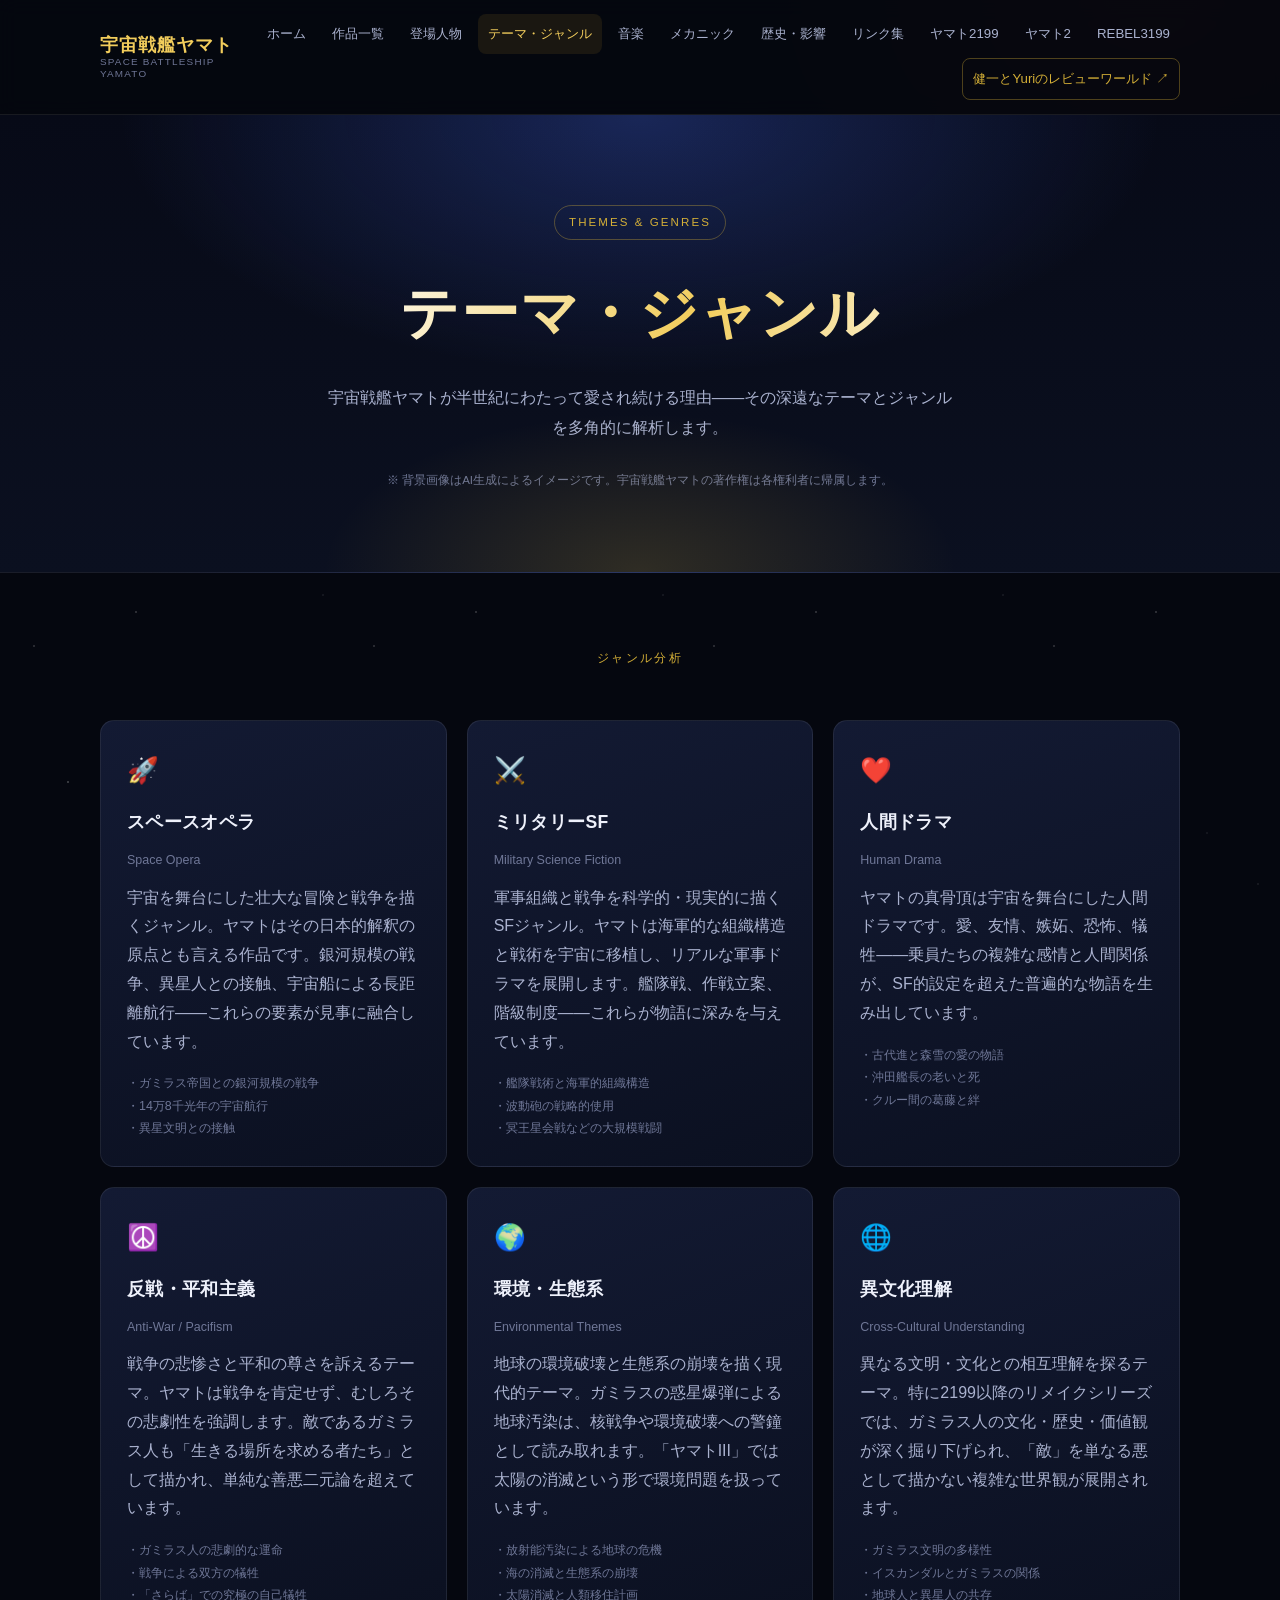
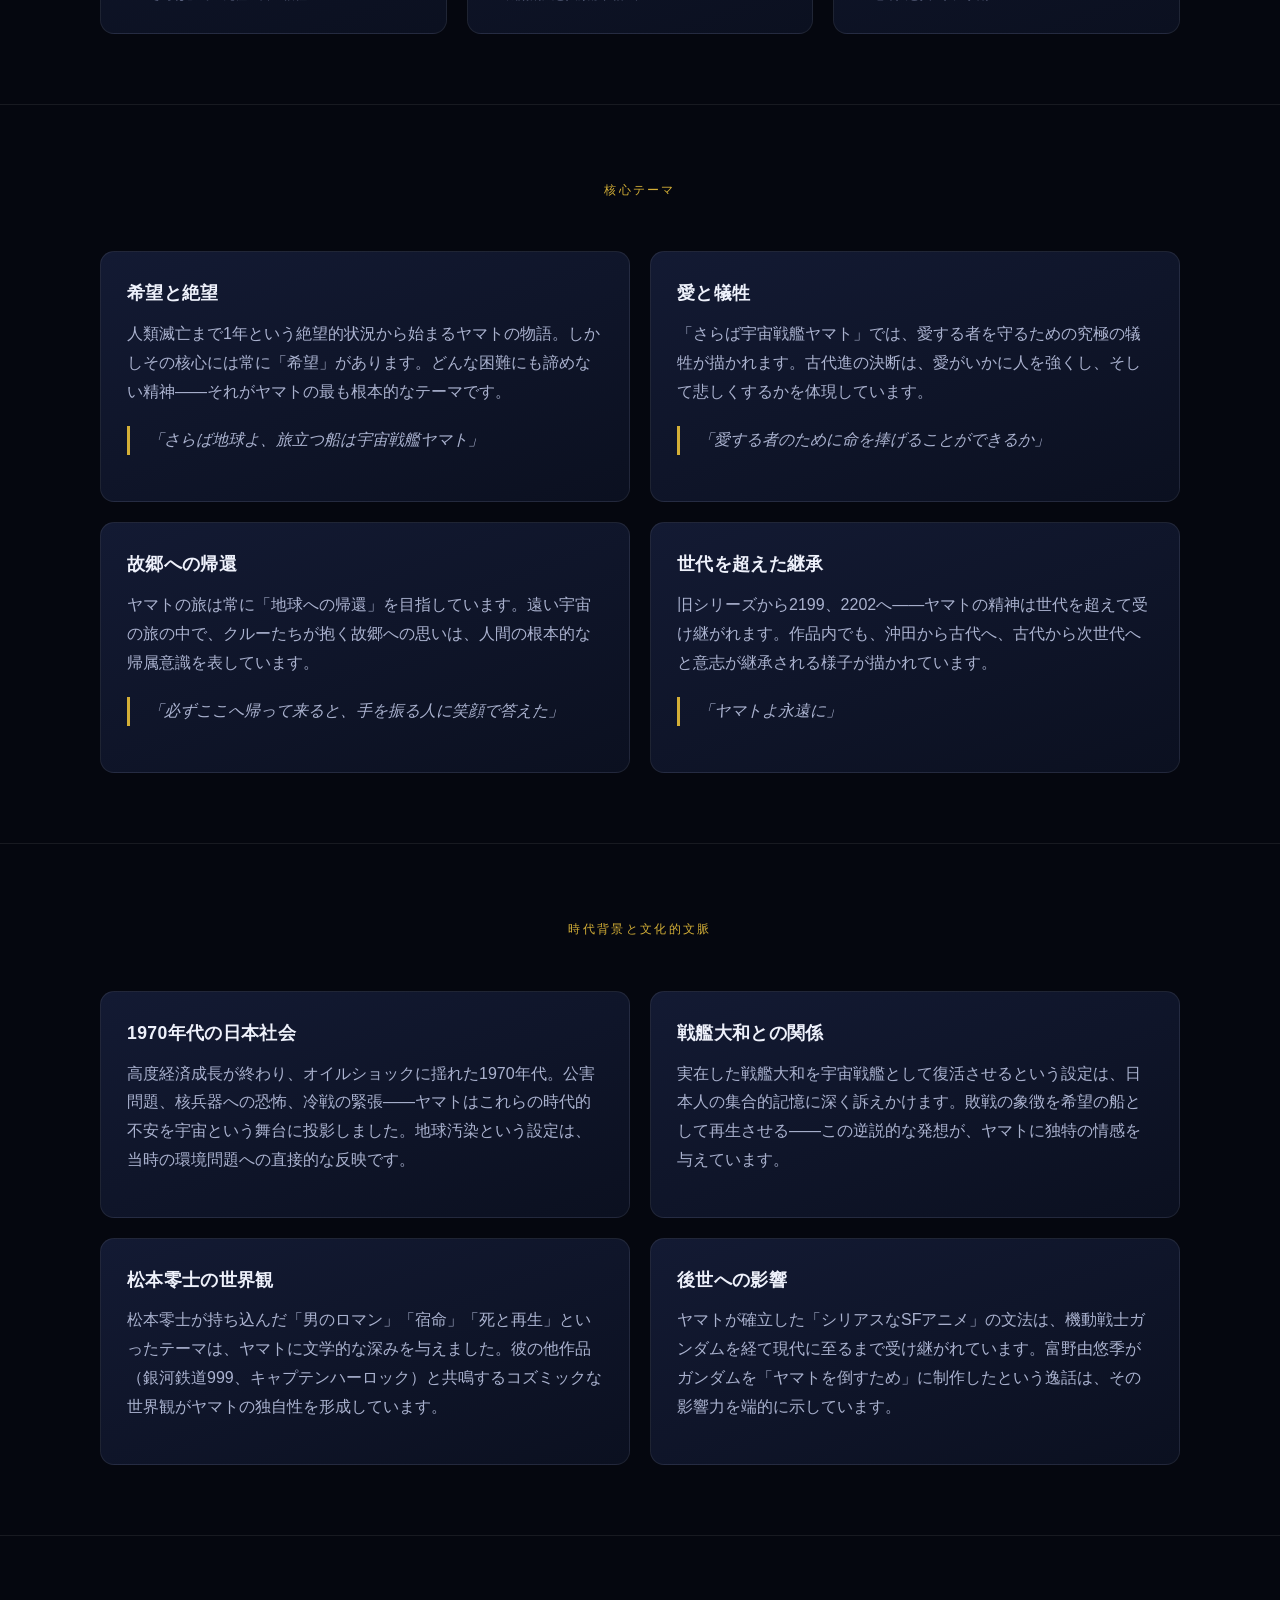
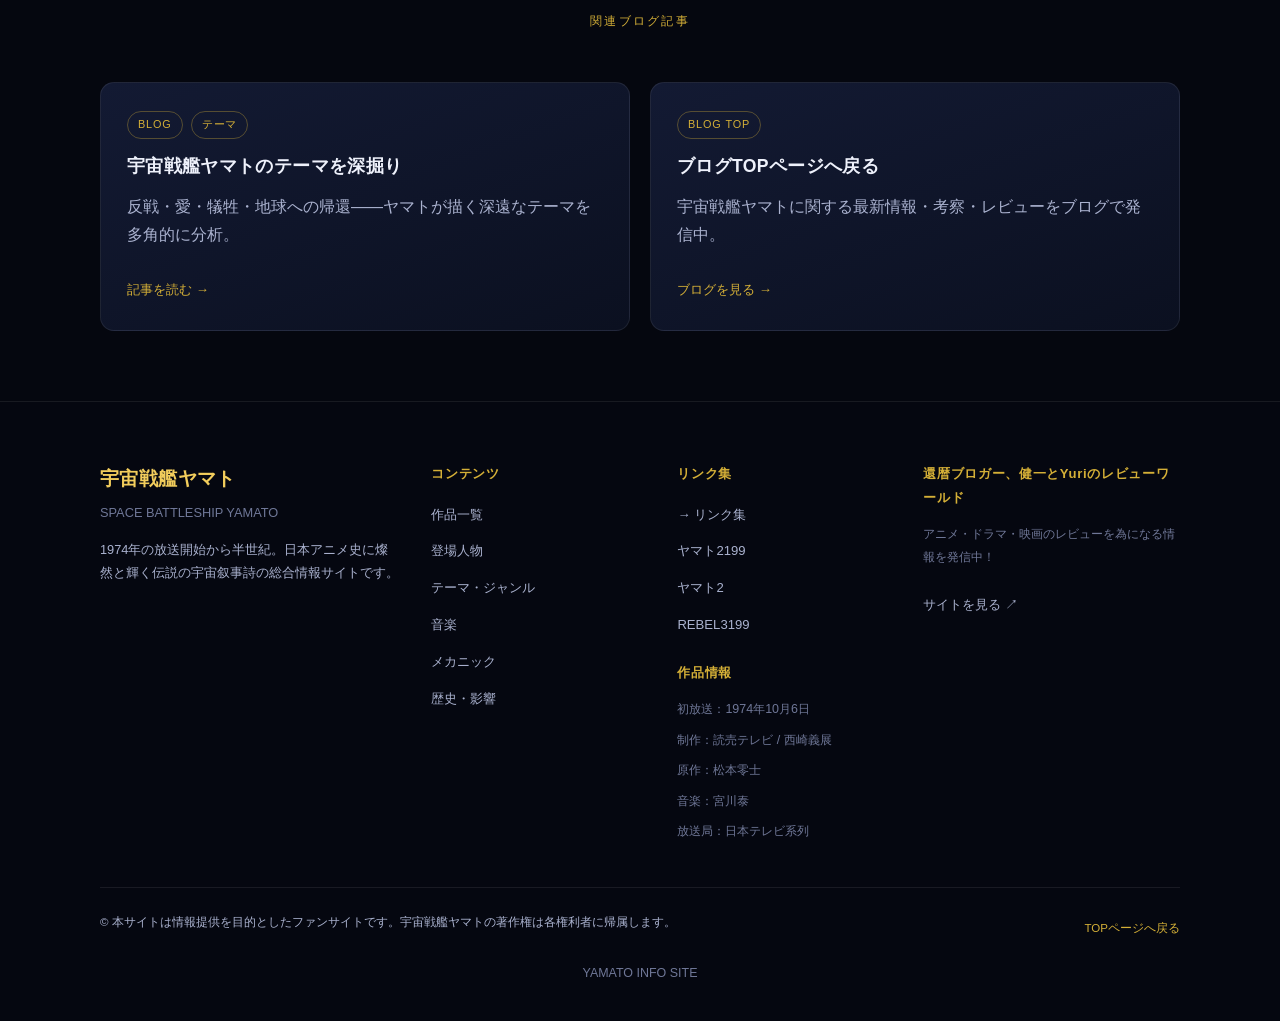
<file: themes.html>
<!DOCTYPE html>
<html lang="ja">
<head>
<meta charset="UTF-8">
<meta name="viewport" content="width=device-width, initial-scale=1.0">
<title>テーマ・ジャンル | 宇宙戦艦ヤマト 総合情報サイト</title>
<meta name="description" content="スペースオペラ・反戦・人間ドラマ——宇宙戦艦ヤマトが描く深遠なテーマとジャンルを多角的に解説。">
<link rel="stylesheet" href="style.css">
</head>
<body>

<header class="site-header">
  <div class="header-inner">
    <a href="index.html" class="logo">
      <span class="logo-main">宇宙戦艦ヤマト</span>
      <span class="logo-sub">SPACE BATTLESHIP YAMATO</span>
    </a>
    <button class="nav-toggle" aria-label="メニューを開く" aria-expanded="false">&#9776;</button>
    <nav class="site-nav">
      <a href="index.html">ホーム</a>
      <a href="works.html">作品一覧</a>
      <a href="characters.html">登場人物</a>
      <a href="themes.html">テーマ・ジャンル</a>
      <a href="music.html">音楽</a>
      <a href="mechanics.html">メカニック</a>
      <a href="history.html">歴史・影響</a>
      <a href="links.html">リンク集</a>
      <a href="yamato2199.html">ヤマト2199</a>
      <a href="yamato2.html">ヤマト2</a>
      <a href="rebel3199.html">REBEL3199</a>
      <a href="https://www.anime-station.org/" target="_blank" rel="noopener noreferrer" class="nav-external">健一とYuriのレビューワールド ↗</a>
    </nav>
  </div>
</header>

<main>

  <section class="hero">
    <div class="container">
      <span class="eyebrow">THEMES &amp; GENRES</span>
      <h1>テーマ・ジャンル</h1>
      <p class="lead">宇宙戦艦ヤマトが半世紀にわたって愛され続ける理由——その深遠なテーマとジャンルを多角的に解析します。</p>
      <p class="hero-note">※ 背景画像はAI生成によるイメージです。宇宙戦艦ヤマトの著作権は各権利者に帰属します。</p>
    </div>
  </section>

  <!-- GENRE ANALYSIS -->
  <section>
    <div class="container">
      <div class="section-head">
        <span class="section-kicker">ジャンル分析</span>
      </div>
      <div class="grid grid-3">

        <div class="card">
          <div class="card-icon">🚀</div>
          <h3>スペースオペラ</h3>
          <p class="small">Space Opera</p>
          <p>宇宙を舞台にした壮大な冒険と戦争を描くジャンル。ヤマトはその日本的解釈の原点とも言える作品です。銀河規模の戦争、異星人との接触、宇宙船による長距離航行——これらの要素が見事に融合しています。</p>
          <ul class="small">
            <li>・ガミラス帝国との銀河規模の戦争</li>
            <li>・14万8千光年の宇宙航行</li>
            <li>・異星文明との接触</li>
          </ul>
        </div>

        <div class="card">
          <div class="card-icon">⚔️</div>
          <h3>ミリタリーSF</h3>
          <p class="small">Military Science Fiction</p>
          <p>軍事組織と戦争を科学的・現実的に描くSFジャンル。ヤマトは海軍的な組織構造と戦術を宇宙に移植し、リアルな軍事ドラマを展開します。艦隊戦、作戦立案、階級制度——これらが物語に深みを与えています。</p>
          <ul class="small">
            <li>・艦隊戦術と海軍的組織構造</li>
            <li>・波動砲の戦略的使用</li>
            <li>・冥王星会戦などの大規模戦闘</li>
          </ul>
        </div>

        <div class="card">
          <div class="card-icon">❤️</div>
          <h3>人間ドラマ</h3>
          <p class="small">Human Drama</p>
          <p>ヤマトの真骨頂は宇宙を舞台にした人間ドラマです。愛、友情、嫉妬、恐怖、犠牲——乗員たちの複雑な感情と人間関係が、SF的設定を超えた普遍的な物語を生み出しています。</p>
          <ul class="small">
            <li>・古代進と森雪の愛の物語</li>
            <li>・沖田艦長の老いと死</li>
            <li>・クルー間の葛藤と絆</li>
          </ul>
        </div>

        <div class="card">
          <div class="card-icon">☮️</div>
          <h3>反戦・平和主義</h3>
          <p class="small">Anti-War / Pacifism</p>
          <p>戦争の悲惨さと平和の尊さを訴えるテーマ。ヤマトは戦争を肯定せず、むしろその悲劇性を強調します。敵であるガミラス人も「生きる場所を求める者たち」として描かれ、単純な善悪二元論を超えています。</p>
          <ul class="small">
            <li>・ガミラス人の悲劇的な運命</li>
            <li>・戦争による双方の犠牲</li>
            <li>・「さらば」での究極の自己犠牲</li>
          </ul>
        </div>

        <div class="card">
          <div class="card-icon">🌍</div>
          <h3>環境・生態系</h3>
          <p class="small">Environmental Themes</p>
          <p>地球の環境破壊と生態系の崩壊を描く現代的テーマ。ガミラスの惑星爆弾による地球汚染は、核戦争や環境破壊への警鐘として読み取れます。「ヤマトIII」では太陽の消滅という形で環境問題を扱っています。</p>
          <ul class="small">
            <li>・放射能汚染による地球の危機</li>
            <li>・海の消滅と生態系の崩壊</li>
            <li>・太陽消滅と人類移住計画</li>
          </ul>
        </div>

        <div class="card">
          <div class="card-icon">🌐</div>
          <h3>異文化理解</h3>
          <p class="small">Cross-Cultural Understanding</p>
          <p>異なる文明・文化との相互理解を探るテーマ。特に2199以降のリメイクシリーズでは、ガミラス人の文化・歴史・価値観が深く掘り下げられ、「敵」を単なる悪として描かない複雑な世界観が展開されます。</p>
          <ul class="small">
            <li>・ガミラス文明の多様性</li>
            <li>・イスカンダルとガミラスの関係</li>
            <li>・地球人と異星人の共存</li>
          </ul>
        </div>

      </div>
    </div>
  </section>

  <!-- CORE THEMES -->
  <section>
    <div class="container">
      <div class="section-head">
        <span class="section-kicker">核心テーマ</span>
      </div>
      <div class="grid grid-2">
        <div class="card">
          <h3>希望と絶望</h3>
          <p>人類滅亡まで1年という絶望的状況から始まるヤマトの物語。しかしその核心には常に「希望」があります。どんな困難にも諦めない精神——それがヤマトの最も根本的なテーマです。</p>
          <p class="quote-block">「さらば地球よ、旅立つ船は宇宙戦艦ヤマト」</p>
        </div>
        <div class="card">
          <h3>愛と犠牲</h3>
          <p>「さらば宇宙戦艦ヤマト」では、愛する者を守るための究極の犠牲が描かれます。古代進の決断は、愛がいかに人を強くし、そして悲しくするかを体現しています。</p>
          <p class="quote-block">「愛する者のために命を捧げることができるか」</p>
        </div>
        <div class="card">
          <h3>故郷への帰還</h3>
          <p>ヤマトの旅は常に「地球への帰還」を目指しています。遠い宇宙の旅の中で、クルーたちが抱く故郷への思いは、人間の根本的な帰属意識を表しています。</p>
          <p class="quote-block">「必ずここへ帰って来ると、手を振る人に笑顔で答えた」</p>
        </div>
        <div class="card">
          <h3>世代を超えた継承</h3>
          <p>旧シリーズから2199、2202へ——ヤマトの精神は世代を超えて受け継がれます。作品内でも、沖田から古代へ、古代から次世代へと意志が継承される様子が描かれています。</p>
          <p class="quote-block">「ヤマトよ永遠に」</p>
        </div>
      </div>
    </div>
  </section>

  <!-- CULTURAL CONTEXT -->
  <section>
    <div class="container">
      <div class="section-head">
        <span class="section-kicker">時代背景と文化的文脈</span>
      </div>
      <div class="grid grid-2">
        <div class="card">
          <h3>1970年代の日本社会</h3>
          <p>高度経済成長が終わり、オイルショックに揺れた1970年代。公害問題、核兵器への恐怖、冷戦の緊張——ヤマトはこれらの時代的不安を宇宙という舞台に投影しました。地球汚染という設定は、当時の環境問題への直接的な反映です。</p>
        </div>
        <div class="card">
          <h3>戦艦大和との関係</h3>
          <p>実在した戦艦大和を宇宙戦艦として復活させるという設定は、日本人の集合的記憶に深く訴えかけます。敗戦の象徴を希望の船として再生させる——この逆説的な発想が、ヤマトに独特の情感を与えています。</p>
        </div>
        <div class="card">
          <h3>松本零士の世界観</h3>
          <p>松本零士が持ち込んだ「男のロマン」「宿命」「死と再生」といったテーマは、ヤマトに文学的な深みを与えました。彼の他作品（銀河鉄道999、キャプテンハーロック）と共鳴するコズミックな世界観がヤマトの独自性を形成しています。</p>
        </div>
        <div class="card">
          <h3>後世への影響</h3>
          <p>ヤマトが確立した「シリアスなSFアニメ」の文法は、機動戦士ガンダムを経て現代に至るまで受け継がれています。富野由悠季がガンダムを「ヤマトを倒すため」に制作したという逸話は、その影響力を端的に示しています。</p>
        </div>
      </div>
    </div>
  </section>

  <!-- BLOG -->
  <section>
    <div class="container">
      <div class="section-head">
        <span class="section-kicker">関連ブログ記事</span>
      </div>
      <div class="grid grid-2">
        <a class="card" href="https://ameblo.jp/kenanime2026/entry-12955072585.html" target="_blank" rel="noopener noreferrer">
          <span class="badge badge-outline">BLOG</span><span class="badge badge-outline">テーマ</span>
          <h3 style="margin-top:12px;">宇宙戦艦ヤマトのテーマを深掘り</h3>
          <p>反戦・愛・犠牲・地球への帰還——ヤマトが描く深遠なテーマを多角的に分析。</p>
          <span class="card-link">記事を読む →</span>
        </a>
        <a class="card" href="https://www.anime-station.org/" target="_blank" rel="noopener noreferrer">
          <span class="badge badge-outline">BLOG TOP</span>
          <h3 style="margin-top:12px;">ブログTOPページへ戻る</h3>
          <p>宇宙戦艦ヤマトに関する最新情報・考察・レビューをブログで発信中。</p>
          <span class="card-link">ブログを見る →</span>
        </a>
      </div>
    </div>
  </section>

</main>

<footer class="site-footer">
  <div class="container">
    <div class="footer-inner">
      <div class="footer-brand">
        <h2>宇宙戦艦ヤマト</h2>
        <p class="small" style="margin-bottom:14px;">SPACE BATTLESHIP YAMATO</p>
        <p>1974年の放送開始から半世紀。日本アニメ史に燦然と輝く伝説の宇宙叙事詩の総合情報サイトです。</p>
      </div>
      <div class="footer-col">
        <h3>コンテンツ</h3>
        <ul>
          <li><a href="works.html">作品一覧</a></li>
          <li><a href="characters.html">登場人物</a></li>
          <li><a href="themes.html">テーマ・ジャンル</a></li>
          <li><a href="music.html">音楽</a></li>
          <li><a href="mechanics.html">メカニック</a></li>
          <li><a href="history.html">歴史・影響</a></li>
        </ul>
      </div>
      <div class="footer-col">
        <h3>リンク集</h3>
        <ul>
          <li><a href="links.html">→ リンク集</a></li>
          <li><a href="yamato2199.html">ヤマト2199</a></li>
          <li><a href="yamato2.html">ヤマト2</a></li>
          <li><a href="rebel3199.html">REBEL3199</a></li>
        </ul>
        <h3 style="margin-top:22px;">作品情報</h3>
        <ul class="footer-info">
          <li>初放送：1974年10月6日</li>
          <li>制作：読売テレビ / 西崎義展</li>
          <li>原作：松本零士</li>
          <li>音楽：宮川泰</li>
          <li>放送局：日本テレビ系列</li>
        </ul>
      </div>
      <div class="footer-col">
        <h3>還暦ブロガー、健一とYuriのレビューワールド</h3>
        <p class="small">アニメ・ドラマ・映画のレビューを為になる情報を発信中！</p>
        <a href="https://www.anime-station.org/" target="_blank" rel="noopener noreferrer" class="card-link">サイトを見る ↗</a>
      </div>
    </div>
    <div class="footer-bottom">
      <p>© 本サイトは情報提供を目的としたファンサイトです。宇宙戦艦ヤマトの著作権は各権利者に帰属します。</p>
      <a href="index.html">TOPページへ戻る</a>
    </div>
    <p class="small center" style="margin-top:18px;">YAMATO INFO SITE</p>
  </div>
</footer>

<script src="script.js"></script>
</body>
</html>
</file>
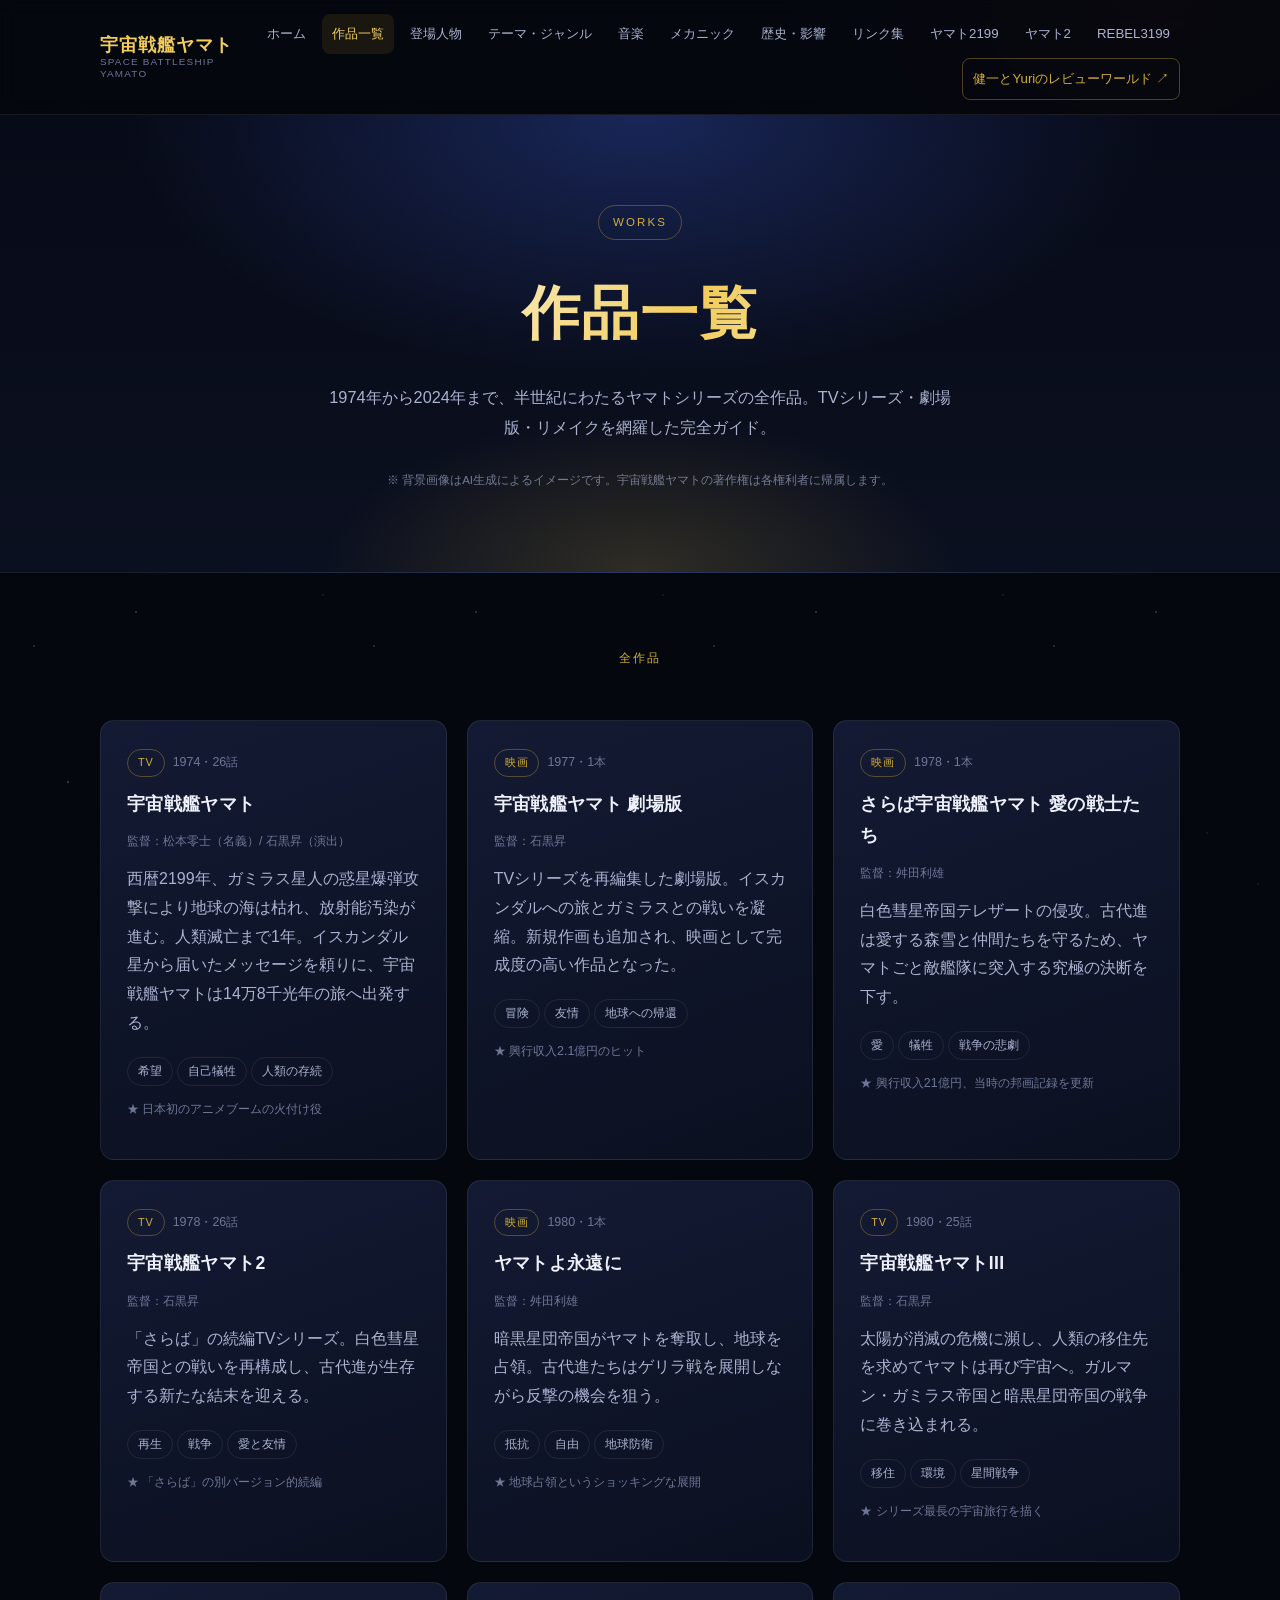
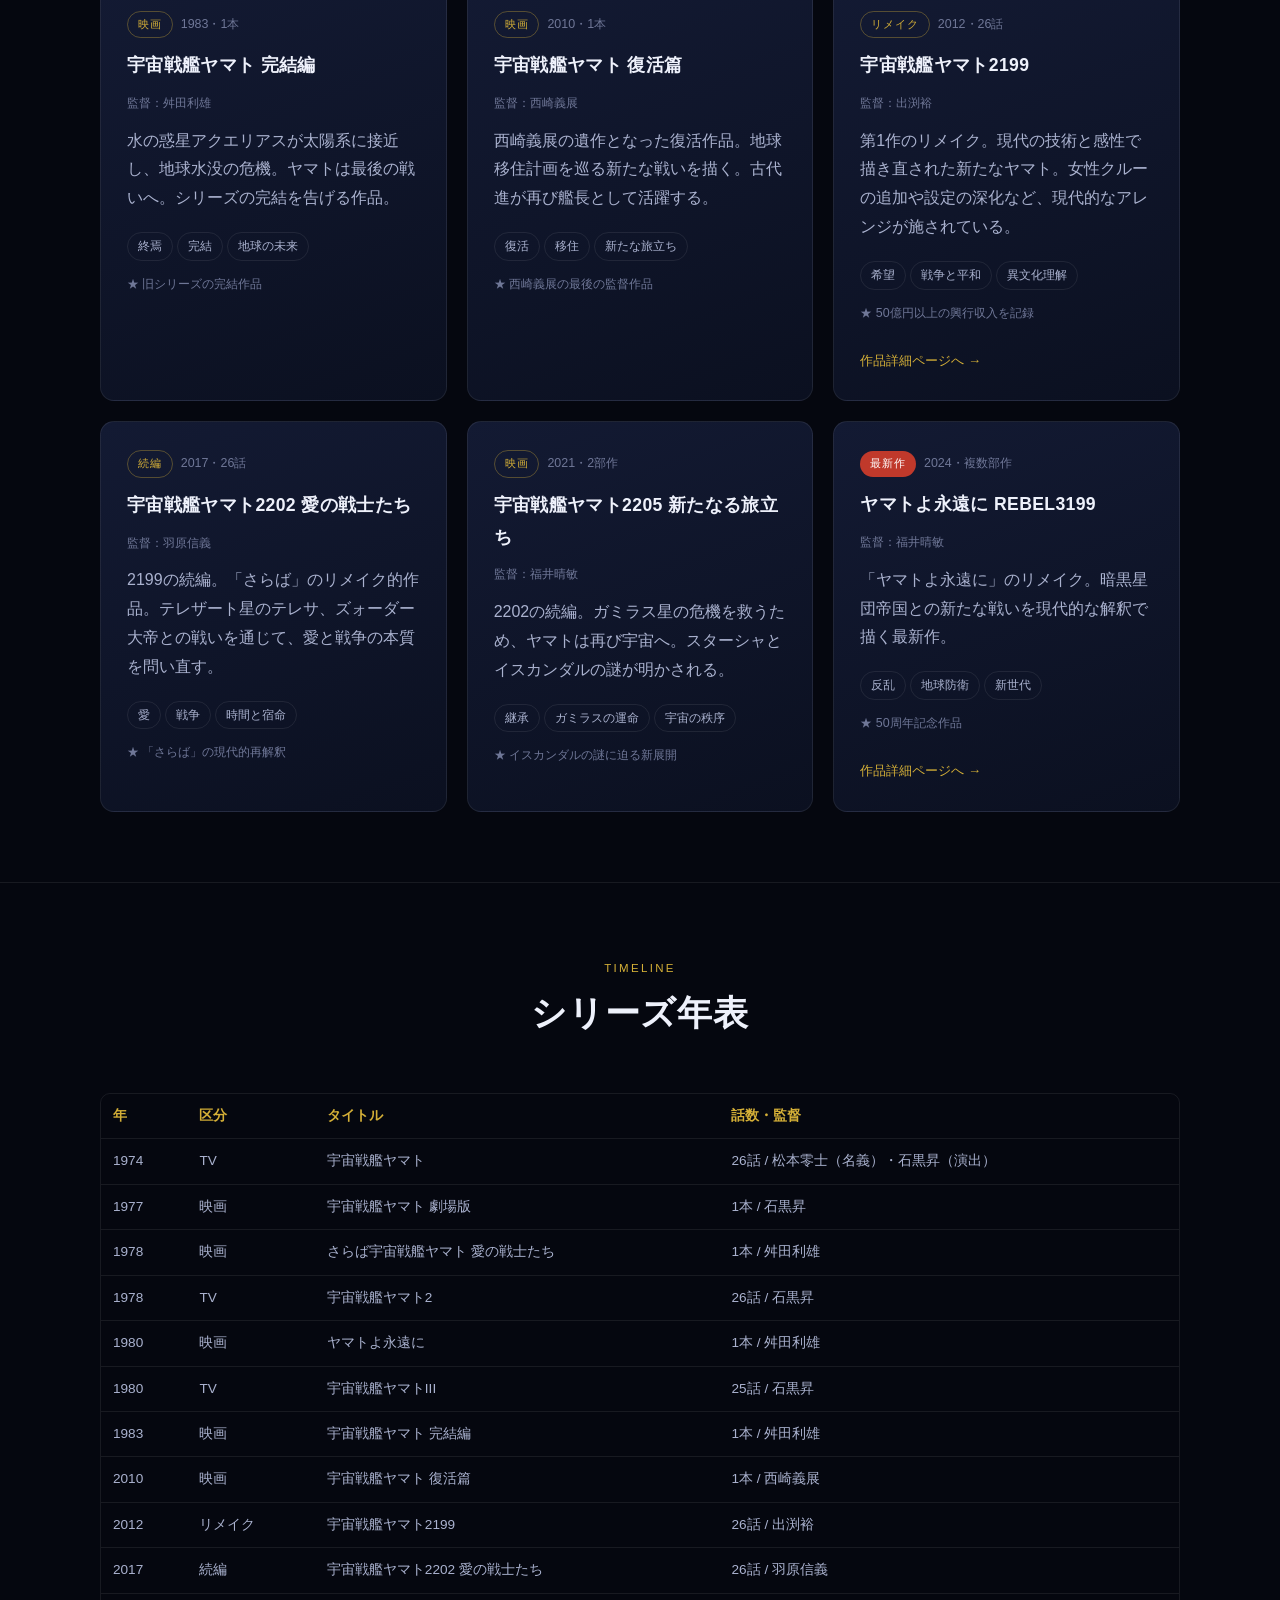
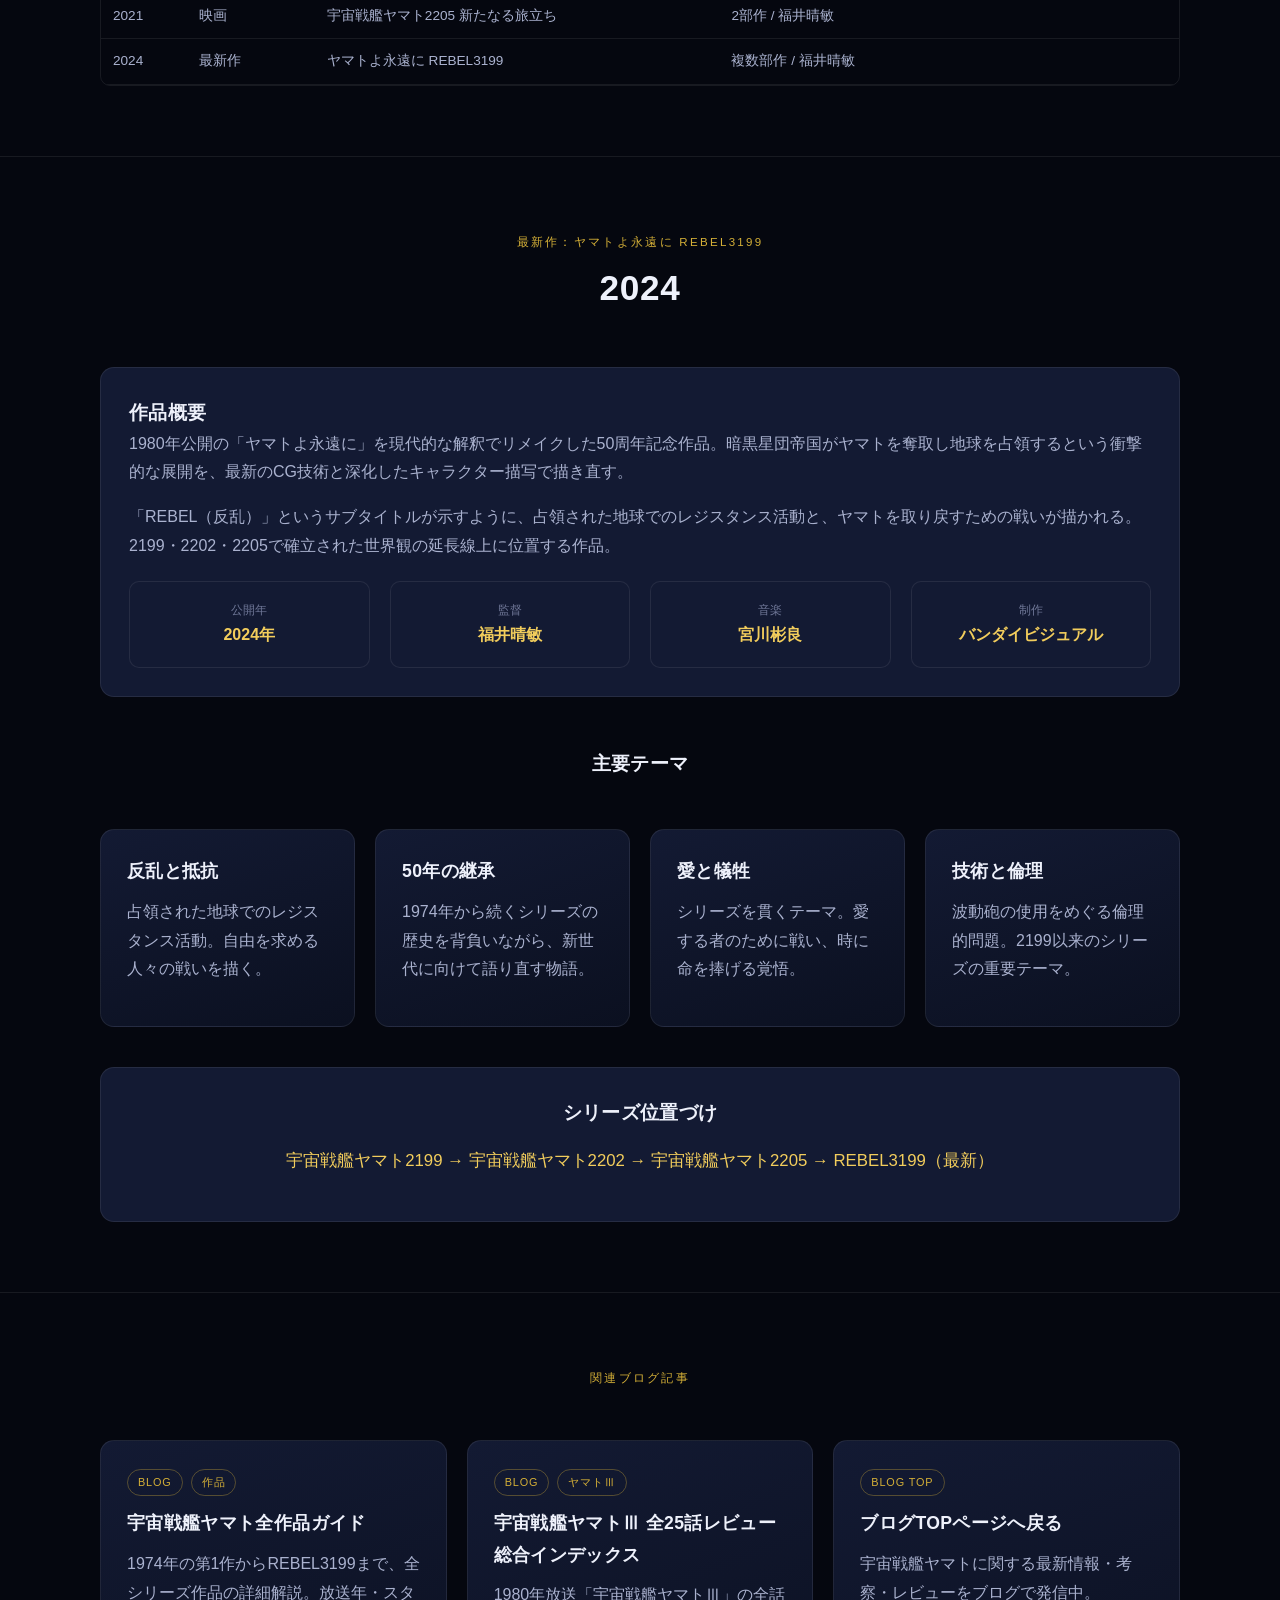
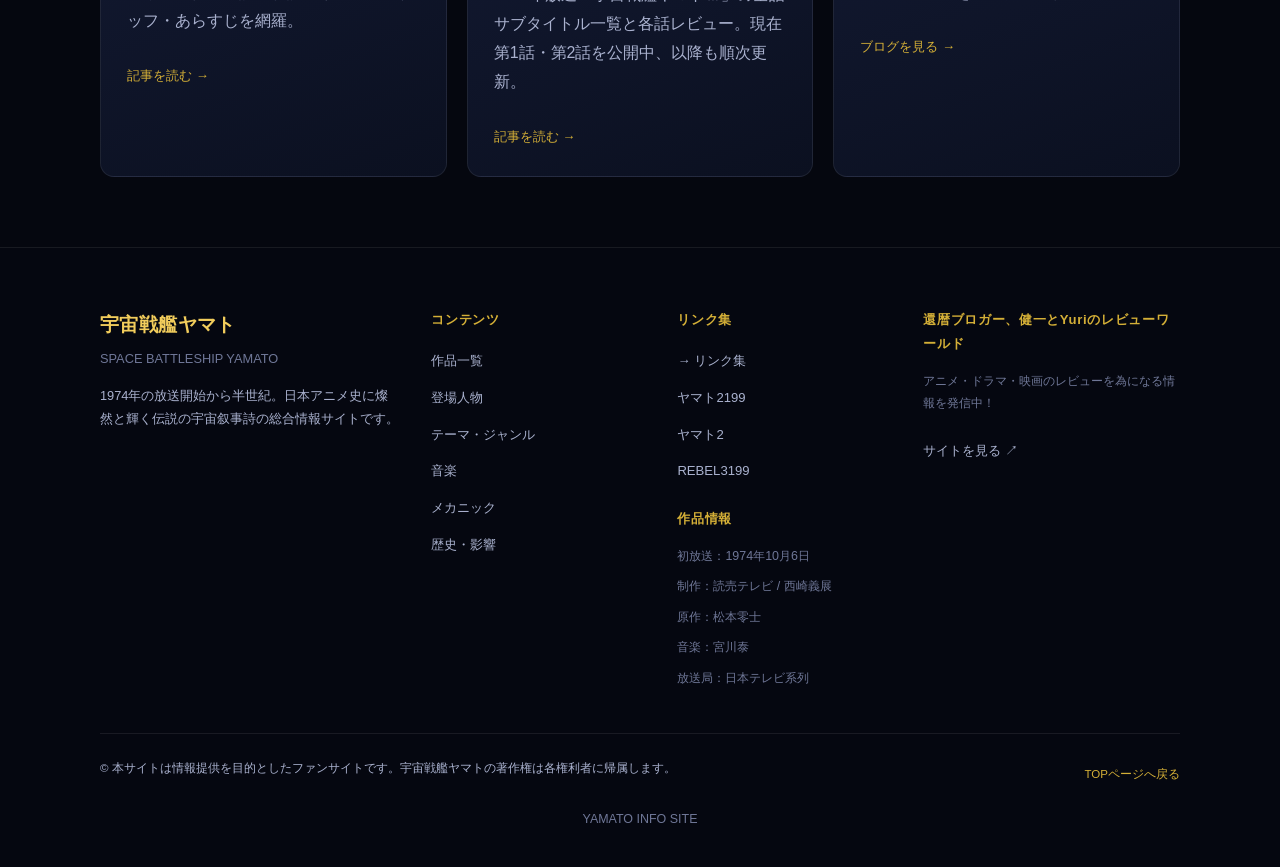
<file: works.html>
<!DOCTYPE html>
<html lang="ja">
<head>
<meta charset="UTF-8">
<meta name="viewport" content="width=device-width, initial-scale=1.0">
<title>作品一覧 | 宇宙戦艦ヤマト 総合情報サイト</title>
<meta name="description" content="1974年のオリジナルから最新作REBEL3199まで、宇宙戦艦ヤマトシリーズ全作品の詳細情報とシリーズ年表。">
<link rel="stylesheet" href="style.css">
</head>
<body>

<header class="site-header">
  <div class="header-inner">
    <a href="index.html" class="logo">
      <span class="logo-main">宇宙戦艦ヤマト</span>
      <span class="logo-sub">SPACE BATTLESHIP YAMATO</span>
    </a>
    <button class="nav-toggle" aria-label="メニューを開く" aria-expanded="false">&#9776;</button>
    <nav class="site-nav">
      <a href="index.html">ホーム</a>
      <a href="works.html">作品一覧</a>
      <a href="characters.html">登場人物</a>
      <a href="themes.html">テーマ・ジャンル</a>
      <a href="music.html">音楽</a>
      <a href="mechanics.html">メカニック</a>
      <a href="history.html">歴史・影響</a>
      <a href="links.html">リンク集</a>
      <a href="yamato2199.html">ヤマト2199</a>
      <a href="yamato2.html">ヤマト2</a>
      <a href="rebel3199.html">REBEL3199</a>
      <a href="https://www.anime-station.org/" target="_blank" rel="noopener noreferrer" class="nav-external">健一とYuriのレビューワールド ↗</a>
    </nav>
  </div>
</header>

<main>

  <section class="hero">
    <div class="container">
      <span class="eyebrow">WORKS</span>
      <h1>作品一覧</h1>
      <p class="lead">1974年から2024年まで、半世紀にわたるヤマトシリーズの全作品。TVシリーズ・劇場版・リメイクを網羅した完全ガイド。</p>
      <p class="hero-note">※ 背景画像はAI生成によるイメージです。宇宙戦艦ヤマトの著作権は各権利者に帰属します。</p>
    </div>
  </section>

  <section>
    <div class="container">
      <div class="section-head">
        <span class="section-kicker">全作品</span>
      </div>
      <div class="grid grid-3">

        <div class="card">
          <span class="badge badge-outline">TV</span><span class="small">1974・26話</span>
          <h3 style="margin-top:12px;">宇宙戦艦ヤマト</h3>
          <p class="small">監督：松本零士（名義）/ 石黒昇（演出）</p>
          <p>西暦2199年、ガミラス星人の惑星爆弾攻撃により地球の海は枯れ、放射能汚染が進む。人類滅亡まで1年。イスカンダル星から届いたメッセージを頼りに、宇宙戦艦ヤマトは14万8千光年の旅へ出発する。</p>
          <span class="tag">希望</span><span class="tag">自己犠牲</span><span class="tag">人類の存続</span>
          <p class="small" style="margin-top:12px;">★ 日本初のアニメブームの火付け役</p>
        </div>

        <div class="card">
          <span class="badge badge-outline">映画</span><span class="small">1977・1本</span>
          <h3 style="margin-top:12px;">宇宙戦艦ヤマト 劇場版</h3>
          <p class="small">監督：石黒昇</p>
          <p>TVシリーズを再編集した劇場版。イスカンダルへの旅とガミラスとの戦いを凝縮。新規作画も追加され、映画として完成度の高い作品となった。</p>
          <span class="tag">冒険</span><span class="tag">友情</span><span class="tag">地球への帰還</span>
          <p class="small" style="margin-top:12px;">★ 興行収入2.1億円のヒット</p>
        </div>

        <div class="card">
          <span class="badge badge-outline">映画</span><span class="small">1978・1本</span>
          <h3 style="margin-top:12px;">さらば宇宙戦艦ヤマト 愛の戦士たち</h3>
          <p class="small">監督：舛田利雄</p>
          <p>白色彗星帝国テレザートの侵攻。古代進は愛する森雪と仲間たちを守るため、ヤマトごと敵艦隊に突入する究極の決断を下す。</p>
          <span class="tag">愛</span><span class="tag">犠牲</span><span class="tag">戦争の悲劇</span>
          <p class="small" style="margin-top:12px;">★ 興行収入21億円、当時の邦画記録を更新</p>
        </div>

        <div class="card">
          <span class="badge badge-outline">TV</span><span class="small">1978・26話</span>
          <h3 style="margin-top:12px;">宇宙戦艦ヤマト2</h3>
          <p class="small">監督：石黒昇</p>
          <p>「さらば」の続編TVシリーズ。白色彗星帝国との戦いを再構成し、古代進が生存する新たな結末を迎える。</p>
          <span class="tag">再生</span><span class="tag">戦争</span><span class="tag">愛と友情</span>
          <p class="small" style="margin-top:12px;">★ 「さらば」の別バージョン的続編</p>
        </div>

        <div class="card">
          <span class="badge badge-outline">映画</span><span class="small">1980・1本</span>
          <h3 style="margin-top:12px;">ヤマトよ永遠に</h3>
          <p class="small">監督：舛田利雄</p>
          <p>暗黒星団帝国がヤマトを奪取し、地球を占領。古代進たちはゲリラ戦を展開しながら反撃の機会を狙う。</p>
          <span class="tag">抵抗</span><span class="tag">自由</span><span class="tag">地球防衛</span>
          <p class="small" style="margin-top:12px;">★ 地球占領というショッキングな展開</p>
        </div>

        <div class="card">
          <span class="badge badge-outline">TV</span><span class="small">1980・25話</span>
          <h3 style="margin-top:12px;">宇宙戦艦ヤマトIII</h3>
          <p class="small">監督：石黒昇</p>
          <p>太陽が消滅の危機に瀕し、人類の移住先を求めてヤマトは再び宇宙へ。ガルマン・ガミラス帝国と暗黒星団帝国の戦争に巻き込まれる。</p>
          <span class="tag">移住</span><span class="tag">環境</span><span class="tag">星間戦争</span>
          <p class="small" style="margin-top:12px;">★ シリーズ最長の宇宙旅行を描く</p>
        </div>

        <div class="card">
          <span class="badge badge-outline">映画</span><span class="small">1983・1本</span>
          <h3 style="margin-top:12px;">宇宙戦艦ヤマト 完結編</h3>
          <p class="small">監督：舛田利雄</p>
          <p>水の惑星アクエリアスが太陽系に接近し、地球水没の危機。ヤマトは最後の戦いへ。シリーズの完結を告げる作品。</p>
          <span class="tag">終焉</span><span class="tag">完結</span><span class="tag">地球の未来</span>
          <p class="small" style="margin-top:12px;">★ 旧シリーズの完結作品</p>
        </div>

        <div class="card">
          <span class="badge badge-outline">映画</span><span class="small">2010・1本</span>
          <h3 style="margin-top:12px;">宇宙戦艦ヤマト 復活篇</h3>
          <p class="small">監督：西崎義展</p>
          <p>西崎義展の遺作となった復活作品。地球移住計画を巡る新たな戦いを描く。古代進が再び艦長として活躍する。</p>
          <span class="tag">復活</span><span class="tag">移住</span><span class="tag">新たな旅立ち</span>
          <p class="small" style="margin-top:12px;">★ 西崎義展の最後の監督作品</p>
        </div>

        <a class="card" href="yamato2199.html">
          <span class="badge badge-outline">リメイク</span><span class="small">2012・26話</span>
          <h3 style="margin-top:12px;">宇宙戦艦ヤマト2199</h3>
          <p class="small">監督：出渕裕</p>
          <p>第1作のリメイク。現代の技術と感性で描き直された新たなヤマト。女性クルーの追加や設定の深化など、現代的なアレンジが施されている。</p>
          <span class="tag">希望</span><span class="tag">戦争と平和</span><span class="tag">異文化理解</span>
          <p class="small" style="margin-top:12px;">★ 50億円以上の興行収入を記録</p>
          <span class="card-link">作品詳細ページへ →</span>
        </a>

        <div class="card">
          <span class="badge badge-outline">続編</span><span class="small">2017・26話</span>
          <h3 style="margin-top:12px;">宇宙戦艦ヤマト2202 愛の戦士たち</h3>
          <p class="small">監督：羽原信義</p>
          <p>2199の続編。「さらば」のリメイク的作品。テレザート星のテレサ、ズォーダー大帝との戦いを通じて、愛と戦争の本質を問い直す。</p>
          <span class="tag">愛</span><span class="tag">戦争</span><span class="tag">時間と宿命</span>
          <p class="small" style="margin-top:12px;">★ 「さらば」の現代的再解釈</p>
        </div>

        <div class="card">
          <span class="badge badge-outline">映画</span><span class="small">2021・2部作</span>
          <h3 style="margin-top:12px;">宇宙戦艦ヤマト2205 新たなる旅立ち</h3>
          <p class="small">監督：福井晴敏</p>
          <p>2202の続編。ガミラス星の危機を救うため、ヤマトは再び宇宙へ。スターシャとイスカンダルの謎が明かされる。</p>
          <span class="tag">継承</span><span class="tag">ガミラスの運命</span><span class="tag">宇宙の秩序</span>
          <p class="small" style="margin-top:12px;">★ イスカンダルの謎に迫る新展開</p>
        </div>

        <a class="card" href="rebel3199.html">
          <span class="badge badge-red">最新作</span><span class="small">2024・複数部作</span>
          <h3 style="margin-top:12px;">ヤマトよ永遠に REBEL3199</h3>
          <p class="small">監督：福井晴敏</p>
          <p>「ヤマトよ永遠に」のリメイク。暗黒星団帝国との新たな戦いを現代的な解釈で描く最新作。</p>
          <span class="tag">反乱</span><span class="tag">地球防衛</span><span class="tag">新世代</span>
          <p class="small" style="margin-top:12px;">★ 50周年記念作品</p>
          <span class="card-link">作品詳細ページへ →</span>
        </a>

      </div>
    </div>
  </section>

  <!-- TIMELINE -->
  <section>
    <div class="container">
      <div class="section-head">
        <span class="section-kicker">TIMELINE</span>
        <h2>シリーズ年表</h2>
      </div>
      <div class="table-scroll">
        <table class="data-table">
          <thead>
            <tr><th>年</th><th>区分</th><th>タイトル</th><th>話数・監督</th></tr>
          </thead>
          <tbody>
            <tr><td>1974</td><td>TV</td><td>宇宙戦艦ヤマト</td><td>26話 / 松本零士（名義）・石黒昇（演出）</td></tr>
            <tr><td>1977</td><td>映画</td><td>宇宙戦艦ヤマト 劇場版</td><td>1本 / 石黒昇</td></tr>
            <tr><td>1978</td><td>映画</td><td>さらば宇宙戦艦ヤマト 愛の戦士たち</td><td>1本 / 舛田利雄</td></tr>
            <tr><td>1978</td><td>TV</td><td>宇宙戦艦ヤマト2</td><td>26話 / 石黒昇</td></tr>
            <tr><td>1980</td><td>映画</td><td>ヤマトよ永遠に</td><td>1本 / 舛田利雄</td></tr>
            <tr><td>1980</td><td>TV</td><td>宇宙戦艦ヤマトIII</td><td>25話 / 石黒昇</td></tr>
            <tr><td>1983</td><td>映画</td><td>宇宙戦艦ヤマト 完結編</td><td>1本 / 舛田利雄</td></tr>
            <tr><td>2010</td><td>映画</td><td>宇宙戦艦ヤマト 復活篇</td><td>1本 / 西崎義展</td></tr>
            <tr><td>2012</td><td>リメイク</td><td>宇宙戦艦ヤマト2199</td><td>26話 / 出渕裕</td></tr>
            <tr><td>2017</td><td>続編</td><td>宇宙戦艦ヤマト2202 愛の戦士たち</td><td>26話 / 羽原信義</td></tr>
            <tr><td>2021</td><td>映画</td><td>宇宙戦艦ヤマト2205 新たなる旅立ち</td><td>2部作 / 福井晴敏</td></tr>
            <tr><td>2024</td><td>最新作</td><td>ヤマトよ永遠に REBEL3199</td><td>複数部作 / 福井晴敏</td></tr>
          </tbody>
        </table>
      </div>
    </div>
  </section>

  <!-- LATEST WORK -->
  <section>
    <div class="container">
      <div class="section-head">
        <span class="section-kicker">最新作：ヤマトよ永遠に REBEL3199</span>
        <h2>2024</h2>
      </div>
      <div class="panel">
        <h3>作品概要</h3>
        <p>1980年公開の「ヤマトよ永遠に」を現代的な解釈でリメイクした50周年記念作品。暗黒星団帝国がヤマトを奪取し地球を占領するという衝撃的な展開を、最新のCG技術と深化したキャラクター描写で描き直す。</p>
        <p>「REBEL（反乱）」というサブタイトルが示すように、占領された地球でのレジスタンス活動と、ヤマトを取り戻すための戦いが描かれる。2199・2202・2205で確立された世界観の延長線上に位置する作品。</p>
        <div class="grid grid-4" style="margin-top:20px;">
          <div class="spec-item"><div class="spec-label">公開年</div><div class="spec-value" style="font-size:1rem;">2024年</div></div>
          <div class="spec-item"><div class="spec-label">監督</div><div class="spec-value" style="font-size:1rem;">福井晴敏</div></div>
          <div class="spec-item"><div class="spec-label">音楽</div><div class="spec-value" style="font-size:1rem;">宮川彬良</div></div>
          <div class="spec-item"><div class="spec-label">制作</div><div class="spec-value" style="font-size:1rem;">バンダイビジュアル</div></div>
        </div>
      </div>

      <div class="section-head" style="margin-top:50px;">
        <h3>主要テーマ</h3>
      </div>
      <div class="grid grid-4">
        <div class="card"><h3>反乱と抵抗</h3><p>占領された地球でのレジスタンス活動。自由を求める人々の戦いを描く。</p></div>
        <div class="card"><h3>50年の継承</h3><p>1974年から続くシリーズの歴史を背負いながら、新世代に向けて語り直す物語。</p></div>
        <div class="card"><h3>愛と犠牲</h3><p>シリーズを貫くテーマ。愛する者のために戦い、時に命を捧げる覚悟。</p></div>
        <div class="card"><h3>技術と倫理</h3><p>波動砲の使用をめぐる倫理的問題。2199以来のシリーズの重要テーマ。</p></div>
      </div>

      <div class="panel center" style="margin-top:40px;">
        <h3 style="margin-bottom:16px;">シリーズ位置づけ</h3>
        <p style="color:var(--gold-bright); font-size:1.05rem;">
          宇宙戦艦ヤマト2199 → 宇宙戦艦ヤマト2202 → 宇宙戦艦ヤマト2205 → REBEL3199（最新）
        </p>
      </div>
    </div>
  </section>

  <!-- BLOG -->
  <section>
    <div class="container">
      <div class="section-head">
        <span class="section-kicker">関連ブログ記事</span>
      </div>
      <div class="grid grid-3">
        <a class="card" href="https://ameblo.jp/kenanime2026/entry-12955072585.html" target="_blank" rel="noopener noreferrer">
          <span class="badge badge-outline">BLOG</span><span class="badge badge-outline">作品</span>
          <h3 style="margin-top:12px;">宇宙戦艦ヤマト全作品ガイド</h3>
          <p>1974年の第1作からREBEL3199まで、全シリーズ作品の詳細解説。放送年・スタッフ・あらすじを網羅。</p>
          <span class="card-link">記事を読む →</span>
        </a>
        <a class="card" href="https://www.anime-station.org/syouwa-yamato/yamato3-episode-guide/" target="_blank" rel="noopener noreferrer">
          <span class="badge badge-outline">BLOG</span><span class="badge badge-outline">ヤマトⅢ</span>
          <h3 style="margin-top:12px;">宇宙戦艦ヤマトⅢ 全25話レビュー総合インデックス</h3>
          <p>1980年放送「宇宙戦艦ヤマトⅢ」の全話サブタイトル一覧と各話レビュー。現在第1話・第2話を公開中、以降も順次更新。</p>
          <span class="card-link">記事を読む →</span>
        </a>
        <a class="card" href="https://www.anime-station.org/" target="_blank" rel="noopener noreferrer">
          <span class="badge badge-outline">BLOG TOP</span>
          <h3 style="margin-top:12px;">ブログTOPページへ戻る</h3>
          <p>宇宙戦艦ヤマトに関する最新情報・考察・レビューをブログで発信中。</p>
          <span class="card-link">ブログを見る →</span>
        </a>
      </div>
    </div>
  </section>

</main>

<footer class="site-footer">
  <div class="container">
    <div class="footer-inner">
      <div class="footer-brand">
        <h2>宇宙戦艦ヤマト</h2>
        <p class="small" style="margin-bottom:14px;">SPACE BATTLESHIP YAMATO</p>
        <p>1974年の放送開始から半世紀。日本アニメ史に燦然と輝く伝説の宇宙叙事詩の総合情報サイトです。</p>
      </div>
      <div class="footer-col">
        <h3>コンテンツ</h3>
        <ul>
          <li><a href="works.html">作品一覧</a></li>
          <li><a href="characters.html">登場人物</a></li>
          <li><a href="themes.html">テーマ・ジャンル</a></li>
          <li><a href="music.html">音楽</a></li>
          <li><a href="mechanics.html">メカニック</a></li>
          <li><a href="history.html">歴史・影響</a></li>
        </ul>
      </div>
      <div class="footer-col">
        <h3>リンク集</h3>
        <ul>
          <li><a href="links.html">→ リンク集</a></li>
          <li><a href="yamato2199.html">ヤマト2199</a></li>
          <li><a href="yamato2.html">ヤマト2</a></li>
          <li><a href="rebel3199.html">REBEL3199</a></li>
        </ul>
        <h3 style="margin-top:22px;">作品情報</h3>
        <ul class="footer-info">
          <li>初放送：1974年10月6日</li>
          <li>制作：読売テレビ / 西崎義展</li>
          <li>原作：松本零士</li>
          <li>音楽：宮川泰</li>
          <li>放送局：日本テレビ系列</li>
        </ul>
      </div>
      <div class="footer-col">
        <h3>還暦ブロガー、健一とYuriのレビューワールド</h3>
        <p class="small">アニメ・ドラマ・映画のレビューを為になる情報を発信中！</p>
        <a href="https://www.anime-station.org/" target="_blank" rel="noopener noreferrer" class="card-link">サイトを見る ↗</a>
      </div>
    </div>
    <div class="footer-bottom">
      <p>© 本サイトは情報提供を目的としたファンサイトです。宇宙戦艦ヤマトの著作権は各権利者に帰属します。</p>
      <a href="index.html">TOPページへ戻る</a>
    </div>
    <p class="small center" style="margin-top:18px;">YAMATO INFO SITE</p>
  </div>
</footer>

<script src="script.js"></script>
</body>
</html>
</file>
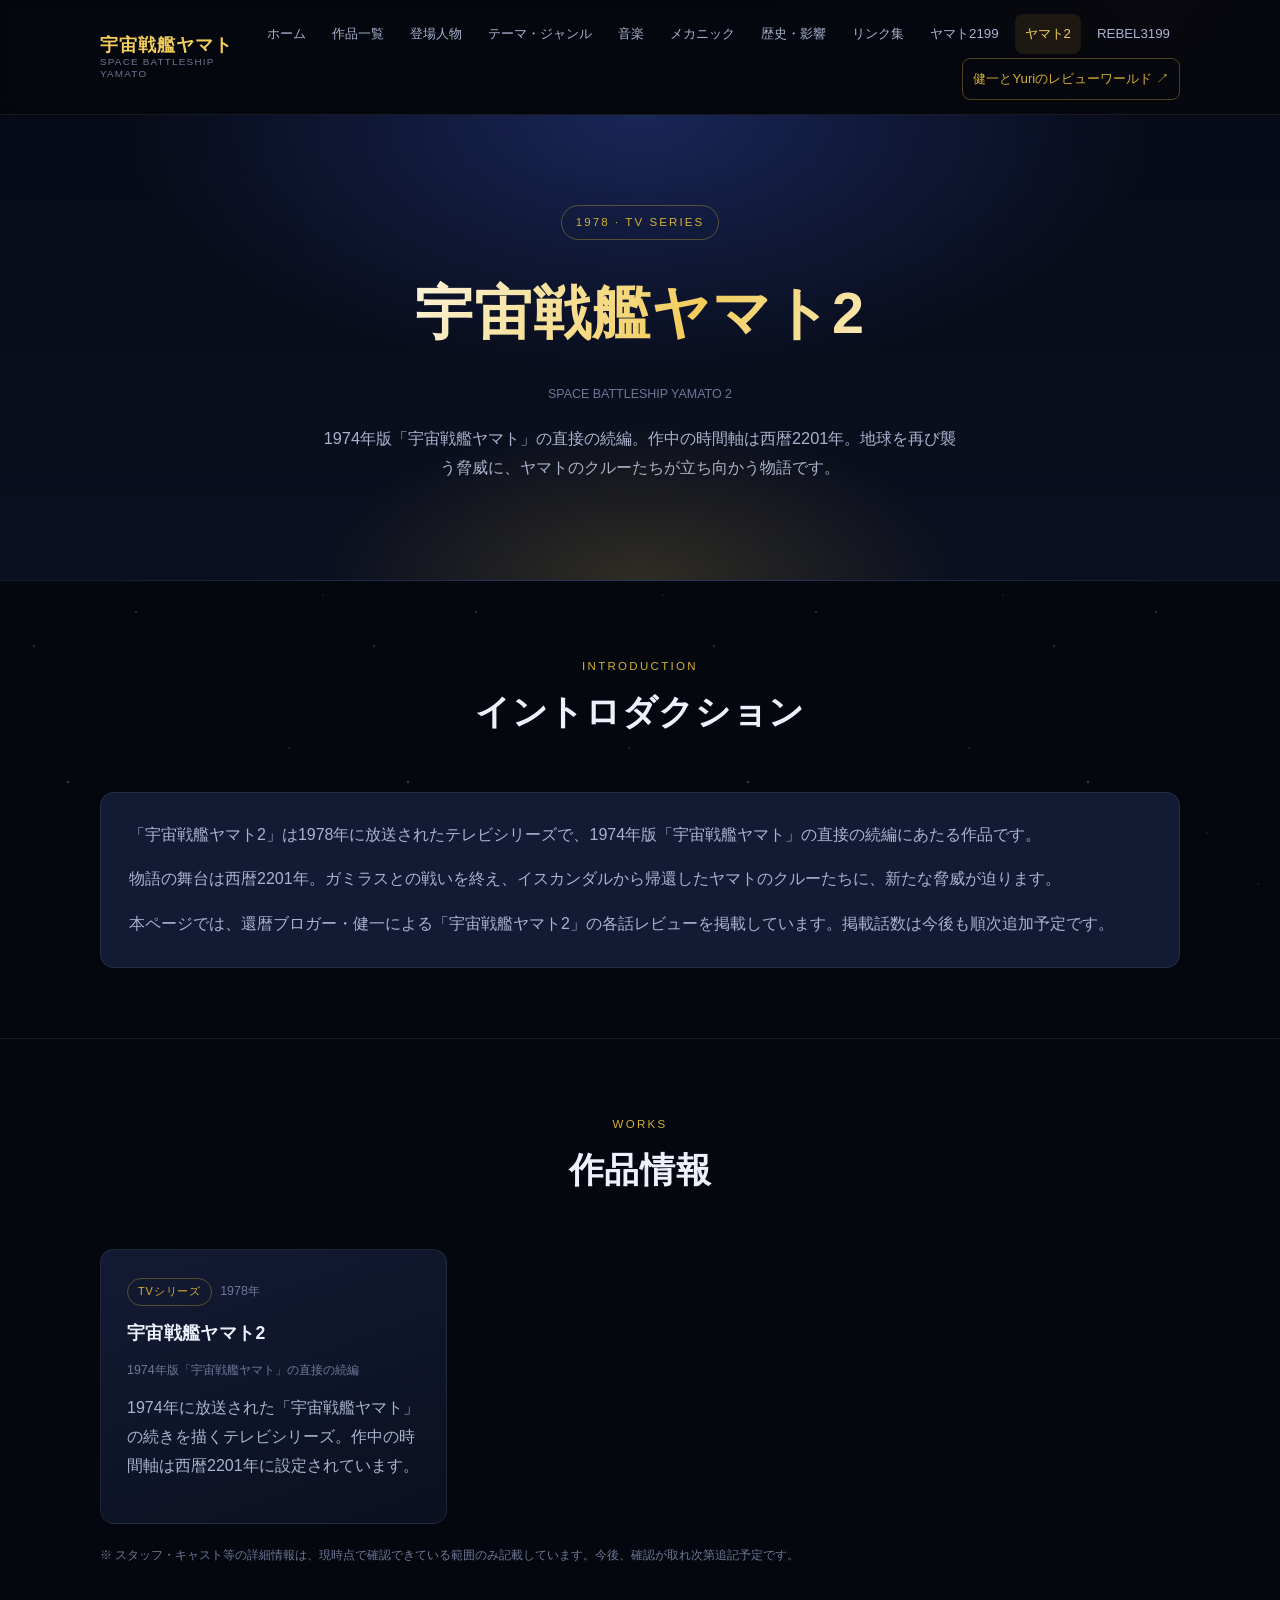
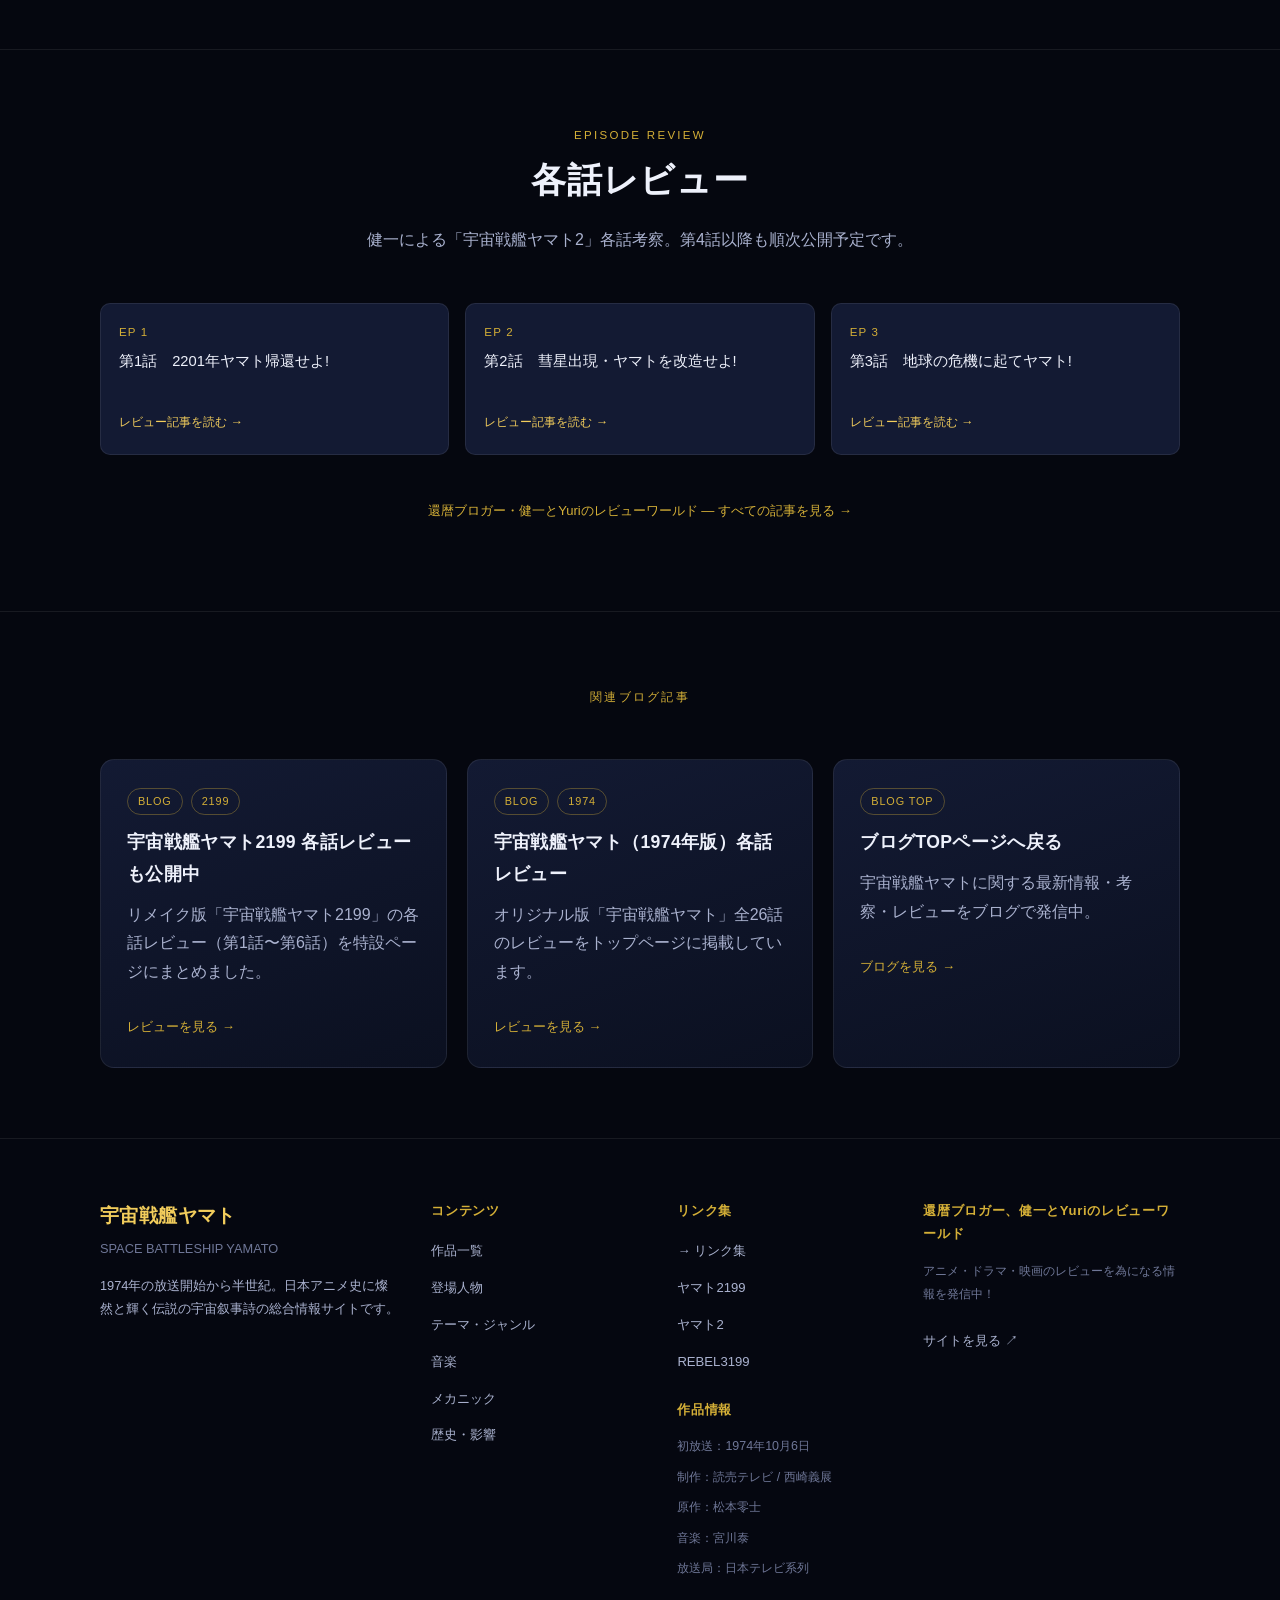
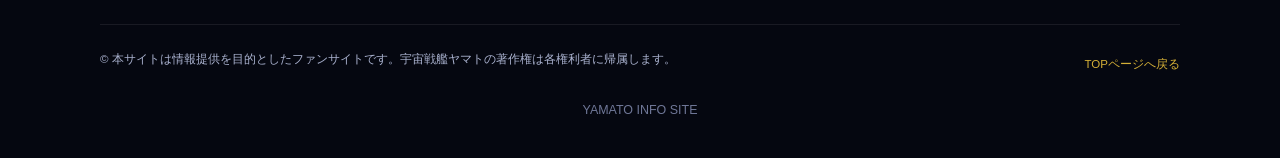
<file: yamato2.html>
<!DOCTYPE html>
<html lang="ja">
<head>
<meta charset="UTF-8">
<meta name="viewport" content="width=device-width, initial-scale=1.0">
<title>宇宙戦艦ヤマト2 | 宇宙戦艦ヤマト 総合情報サイト</title>
<meta name="description" content="1978年に放送された「宇宙戦艦ヤマト」1974年版の直接の続編「宇宙戦艦ヤマト2」の作品情報と各話レビューを紹介。">
<link rel="stylesheet" href="style.css">
</head>
<body>

<header class="site-header">
  <div class="header-inner">
    <a href="index.html" class="logo">
      <span class="logo-main">宇宙戦艦ヤマト</span>
      <span class="logo-sub">SPACE BATTLESHIP YAMATO</span>
    </a>
    <button class="nav-toggle" aria-label="メニューを開く" aria-expanded="false">&#9776;</button>
    <nav class="site-nav">
      <a href="index.html">ホーム</a>
      <a href="works.html">作品一覧</a>
      <a href="characters.html">登場人物</a>
      <a href="themes.html">テーマ・ジャンル</a>
      <a href="music.html">音楽</a>
      <a href="mechanics.html">メカニック</a>
      <a href="history.html">歴史・影響</a>
      <a href="links.html">リンク集</a>
      <a href="yamato2199.html">ヤマト2199</a>
      <a href="yamato2.html">ヤマト2</a>
      <a href="rebel3199.html">REBEL3199</a>
      <a href="https://www.anime-station.org/" target="_blank" rel="noopener noreferrer" class="nav-external">健一とYuriのレビューワールド ↗</a>
    </nav>
  </div>
</header>

<main>

  <section class="hero">
    <div class="container">
      <span class="eyebrow">1978 · TV SERIES</span>
      <h1>宇宙戦艦ヤマト2</h1>
      <p class="small" style="margin-bottom:18px;">SPACE BATTLESHIP YAMATO 2</p>
      <p class="lead">1974年版「宇宙戦艦ヤマト」の直接の続編。作中の時間軸は西暦2201年。地球を再び襲う脅威に、ヤマトのクルーたちが立ち向かう物語です。</p>
    </div>
  </section>

  <!-- INTRO -->
  <section>
    <div class="container">
      <div class="section-head">
        <span class="section-kicker">INTRODUCTION</span>
        <h2>イントロダクション</h2>
      </div>
      <div class="panel">
        <p>「宇宙戦艦ヤマト2」は1978年に放送されたテレビシリーズで、1974年版「宇宙戦艦ヤマト」の直接の続編にあたる作品です。</p>
        <p>物語の舞台は西暦2201年。ガミラスとの戦いを終え、イスカンダルから帰還したヤマトのクルーたちに、新たな脅威が迫ります。</p>
        <p style="margin-bottom:0;">本ページでは、還暦ブロガー・健一による「宇宙戦艦ヤマト2」の各話レビューを掲載しています。掲載話数は今後も順次追加予定です。</p>
      </div>
    </div>
  </section>

  <!-- WORKS LINEUP -->
  <section>
    <div class="container">
      <div class="section-head">
        <span class="section-kicker">WORKS</span>
        <h2>作品情報</h2>
      </div>
      <div class="grid grid-3">
        <div class="card">
          <span class="badge badge-outline">TVシリーズ</span><span class="small">1978年</span>
          <h3 style="margin-top:12px;">宇宙戦艦ヤマト2</h3>
          <p class="small">1974年版「宇宙戦艦ヤマト」の直接の続編</p>
          <p>1974年に放送された「宇宙戦艦ヤマト」の続きを描くテレビシリーズ。作中の時間軸は西暦2201年に設定されています。</p>
        </div>
      </div>
      <p class="small" style="margin-top:20px;">※ スタッフ・キャスト等の詳細情報は、現時点で確認できている範囲のみ記載しています。今後、確認が取れ次第追記予定です。</p>
    </div>
  </section>

  <!-- EPISODE REVIEWS -->
  <section>
    <div class="container">
      <div class="section-head">
        <span class="section-kicker">EPISODE REVIEW</span>
        <h2>各話レビュー</h2>
        <p>健一による「宇宙戦艦ヤマト2」各話考察。第4話以降も順次公開予定です。</p>
      </div>
      <div class="ep-grid">
        <div class="ep-card"><div class="ep-num">EP 1</div><div class="ep-title">第1話　2201年ヤマト帰還せよ!</div><a class="ep-link" href="https://ameblo.jp/kenanime2026/entry-12973005883.html" target="_blank" rel="noopener noreferrer">レビュー記事を読む →</a></div>
        <div class="ep-card"><div class="ep-num">EP 2</div><div class="ep-title">第2話　彗星出現・ヤマトを改造せよ!</div><a class="ep-link" href="https://ameblo.jp/kenanime2026/entry-12973633186.html" target="_blank" rel="noopener noreferrer">レビュー記事を読む →</a></div>
        <div class="ep-card"><div class="ep-num">EP 3</div><div class="ep-title">第3話　地球の危機に起てヤマト!</div><a class="ep-link" href="https://ameblo.jp/kenanime2026/entry-12974301960.html" target="_blank" rel="noopener noreferrer">レビュー記事を読む →</a></div>
      </div>
      <p class="center" style="margin-top:32px;">
        <a href="https://www.anime-station.org/" target="_blank" rel="noopener noreferrer" class="card-link">還暦ブロガー・健一とYuriのレビューワールド — すべての記事を見る →</a>
      </p>
    </div>
  </section>

  <!-- BLOG -->
  <section>
    <div class="container">
      <div class="section-head">
        <span class="section-kicker">関連ブログ記事</span>
      </div>
      <div class="grid grid-3">
        <a class="card" href="yamato2199.html">
          <span class="badge badge-outline">BLOG</span><span class="badge badge-outline">2199</span>
          <h3 style="margin-top:12px;">宇宙戦艦ヤマト2199 各話レビューも公開中</h3>
          <p>リメイク版「宇宙戦艦ヤマト2199」の各話レビュー（第1話〜第6話）を特設ページにまとめました。</p>
          <span class="card-link">レビューを見る →</span>
        </a>
        <a class="card" href="index.html">
          <span class="badge badge-outline">BLOG</span><span class="badge badge-outline">1974</span>
          <h3 style="margin-top:12px;">宇宙戦艦ヤマト（1974年版）各話レビュー</h3>
          <p>オリジナル版「宇宙戦艦ヤマト」全26話のレビューをトップページに掲載しています。</p>
          <span class="card-link">レビューを見る →</span>
        </a>
        <a class="card" href="https://www.anime-station.org/" target="_blank" rel="noopener noreferrer">
          <span class="badge badge-outline">BLOG TOP</span>
          <h3 style="margin-top:12px;">ブログTOPページへ戻る</h3>
          <p>宇宙戦艦ヤマトに関する最新情報・考察・レビューをブログで発信中。</p>
          <span class="card-link">ブログを見る →</span>
        </a>
      </div>
    </div>
  </section>

</main>

<footer class="site-footer">
  <div class="container">
    <div class="footer-inner">
      <div class="footer-brand">
        <h2>宇宙戦艦ヤマト</h2>
        <p class="small" style="margin-bottom:14px;">SPACE BATTLESHIP YAMATO</p>
        <p>1974年の放送開始から半世紀。日本アニメ史に燦然と輝く伝説の宇宙叙事詩の総合情報サイトです。</p>
      </div>
      <div class="footer-col">
        <h3>コンテンツ</h3>
        <ul>
          <li><a href="works.html">作品一覧</a></li>
          <li><a href="characters.html">登場人物</a></li>
          <li><a href="themes.html">テーマ・ジャンル</a></li>
          <li><a href="music.html">音楽</a></li>
          <li><a href="mechanics.html">メカニック</a></li>
          <li><a href="history.html">歴史・影響</a></li>
        </ul>
      </div>
      <div class="footer-col">
        <h3>リンク集</h3>
        <ul>
          <li><a href="links.html">→ リンク集</a></li>
          <li><a href="yamato2199.html">ヤマト2199</a></li>
          <li><a href="yamato2.html">ヤマト2</a></li>
          <li><a href="rebel3199.html">REBEL3199</a></li>
        </ul>
        <h3 style="margin-top:22px;">作品情報</h3>
        <ul class="footer-info">
          <li>初放送：1974年10月6日</li>
          <li>制作：読売テレビ / 西崎義展</li>
          <li>原作：松本零士</li>
          <li>音楽：宮川泰</li>
          <li>放送局：日本テレビ系列</li>
        </ul>
      </div>
      <div class="footer-col">
        <h3>還暦ブロガー、健一とYuriのレビューワールド</h3>
        <p class="small">アニメ・ドラマ・映画のレビューを為になる情報を発信中！</p>
        <a href="https://www.anime-station.org/" target="_blank" rel="noopener noreferrer" class="card-link">サイトを見る ↗</a>
      </div>
    </div>
    <div class="footer-bottom">
      <p>© 本サイトは情報提供を目的としたファンサイトです。宇宙戦艦ヤマトの著作権は各権利者に帰属します。</p>
      <a href="index.html">TOPページへ戻る</a>
    </div>
    <p class="small center" style="margin-top:18px;">YAMATO INFO SITE</p>
  </div>
</footer>

<script src="script.js"></script>
</body>
</html>
</file>
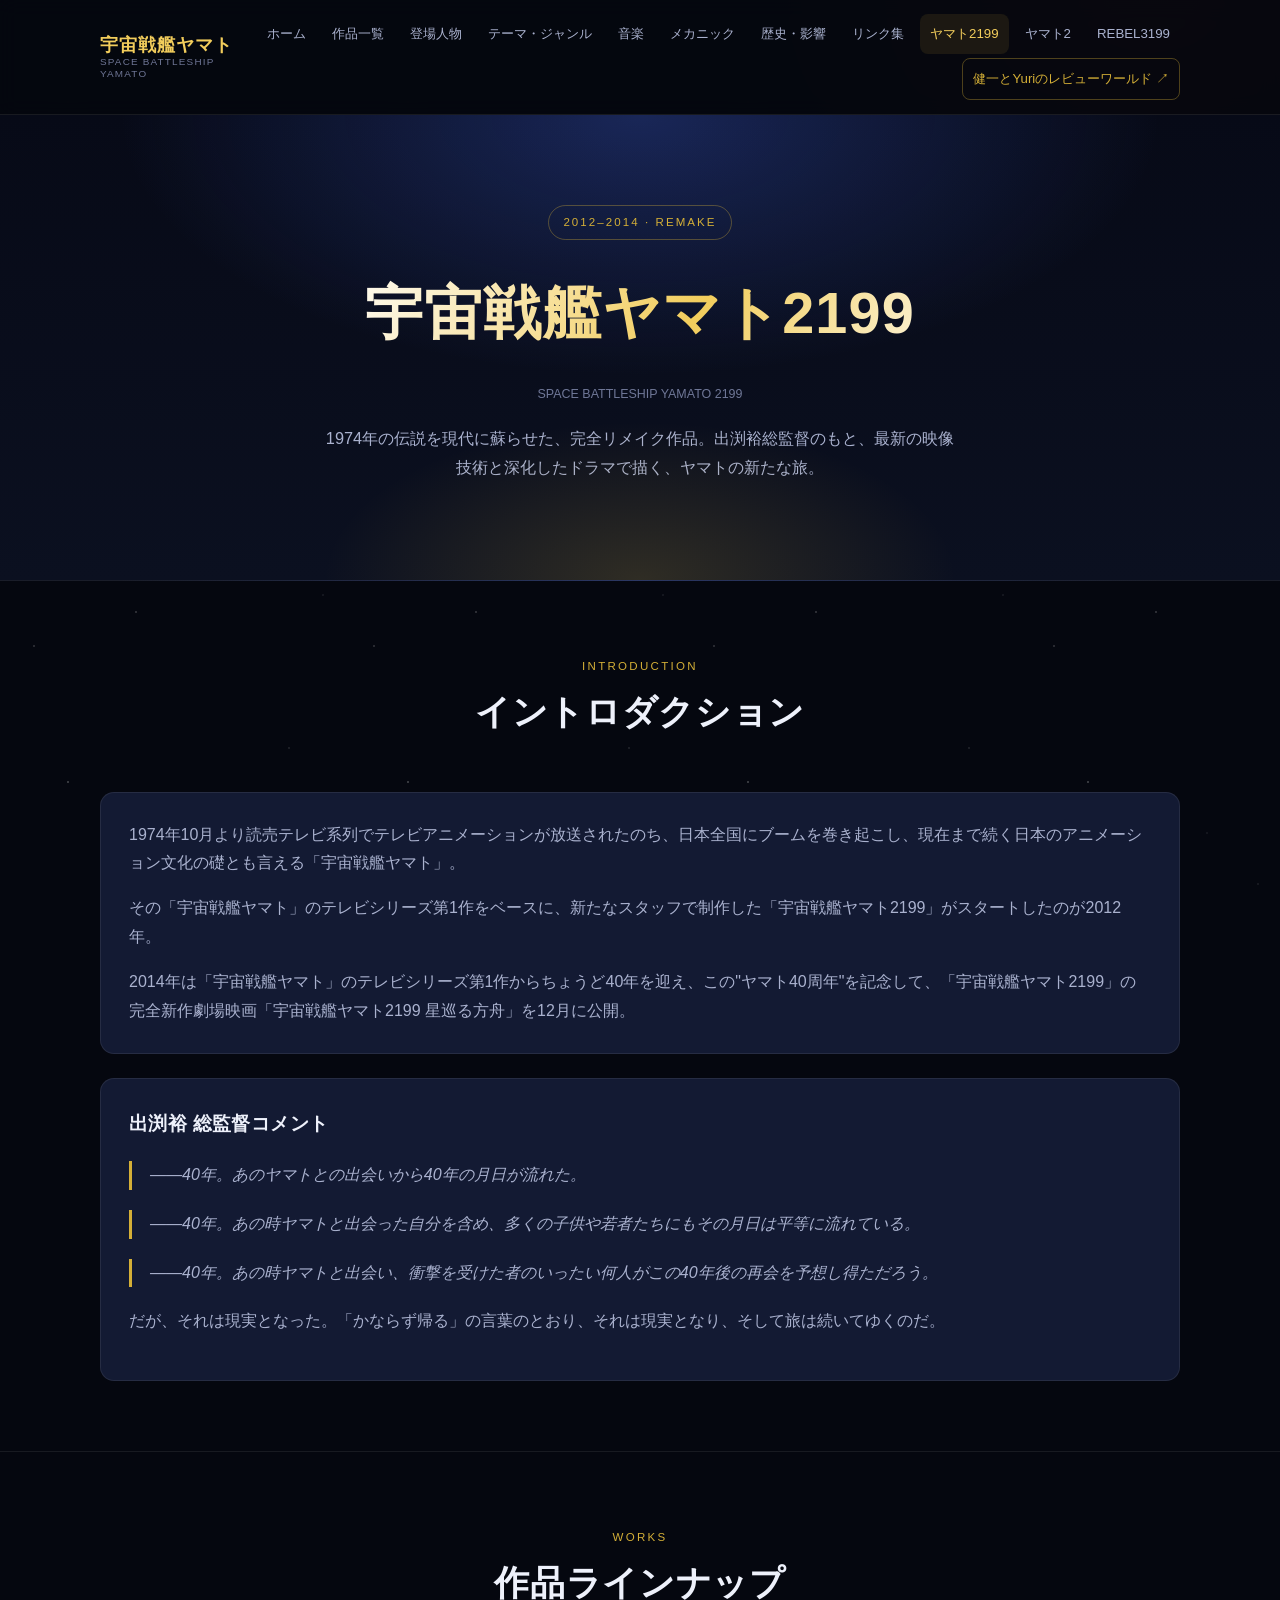
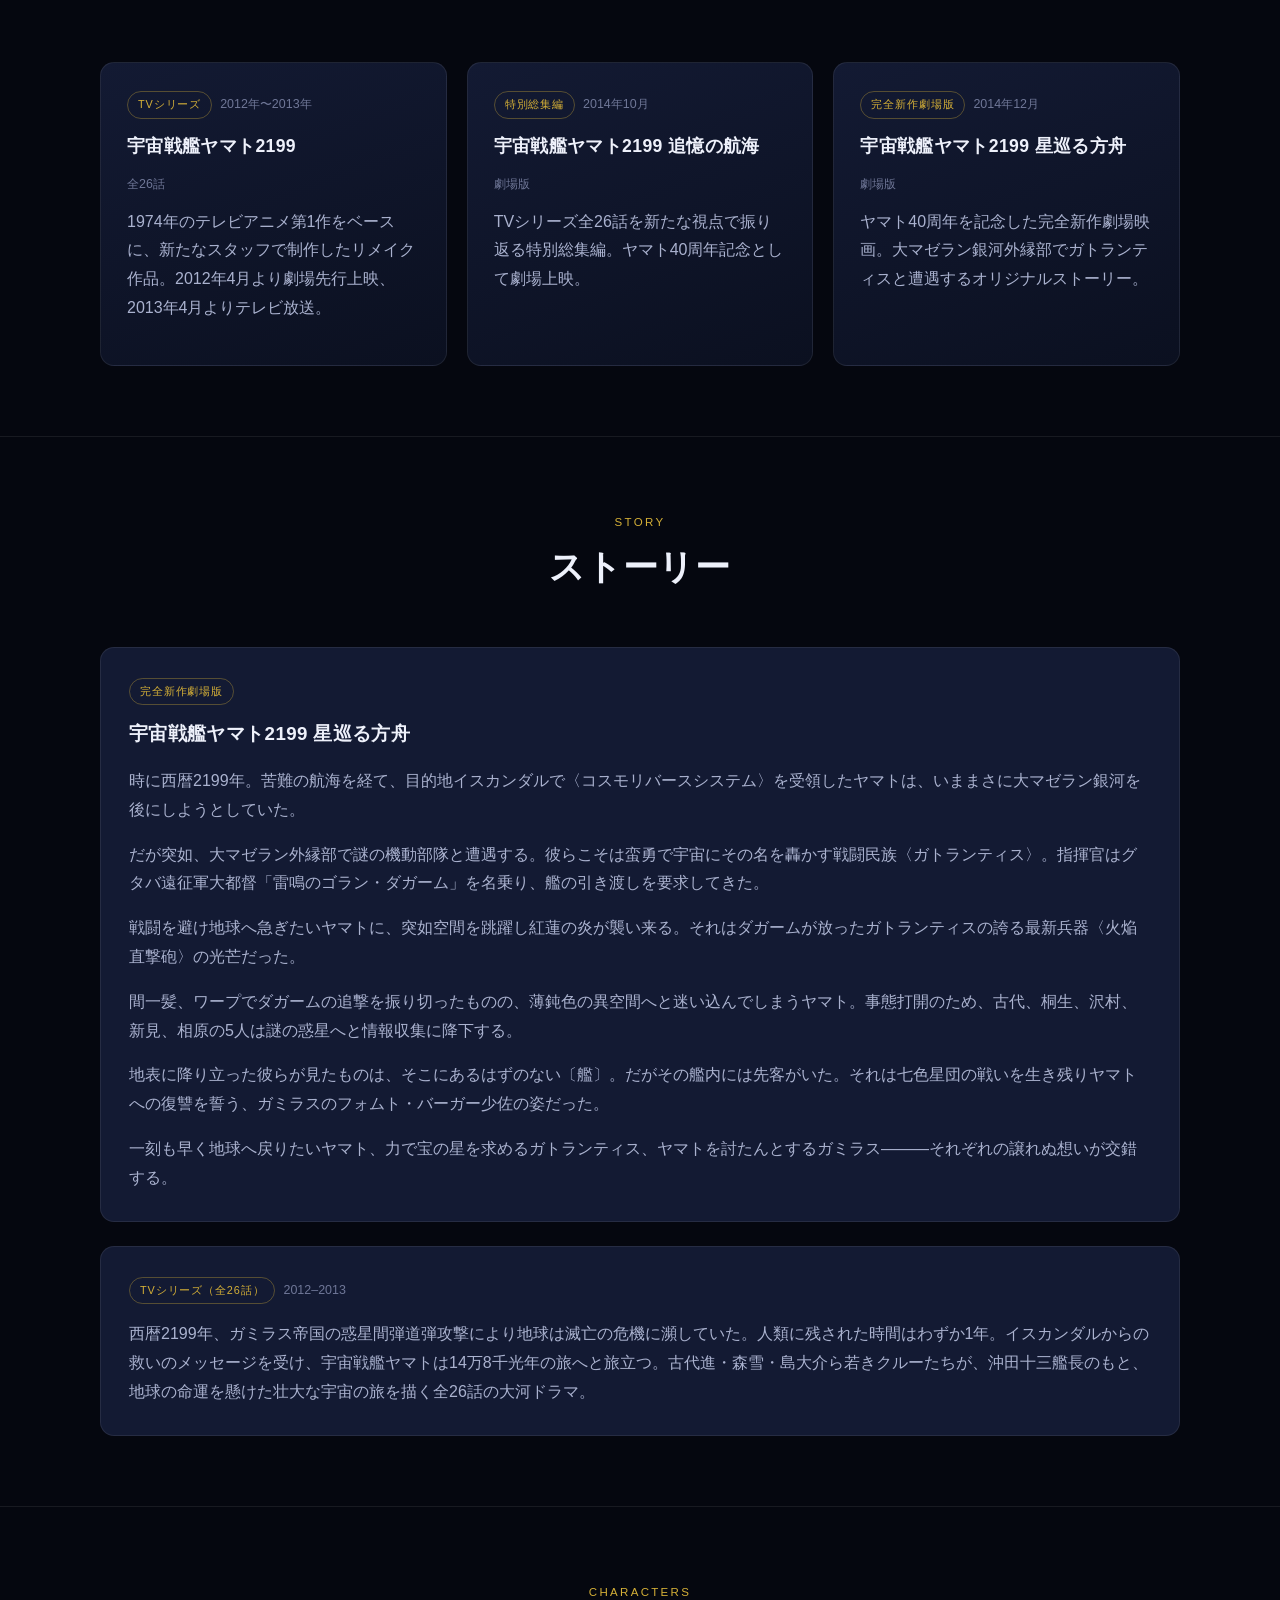
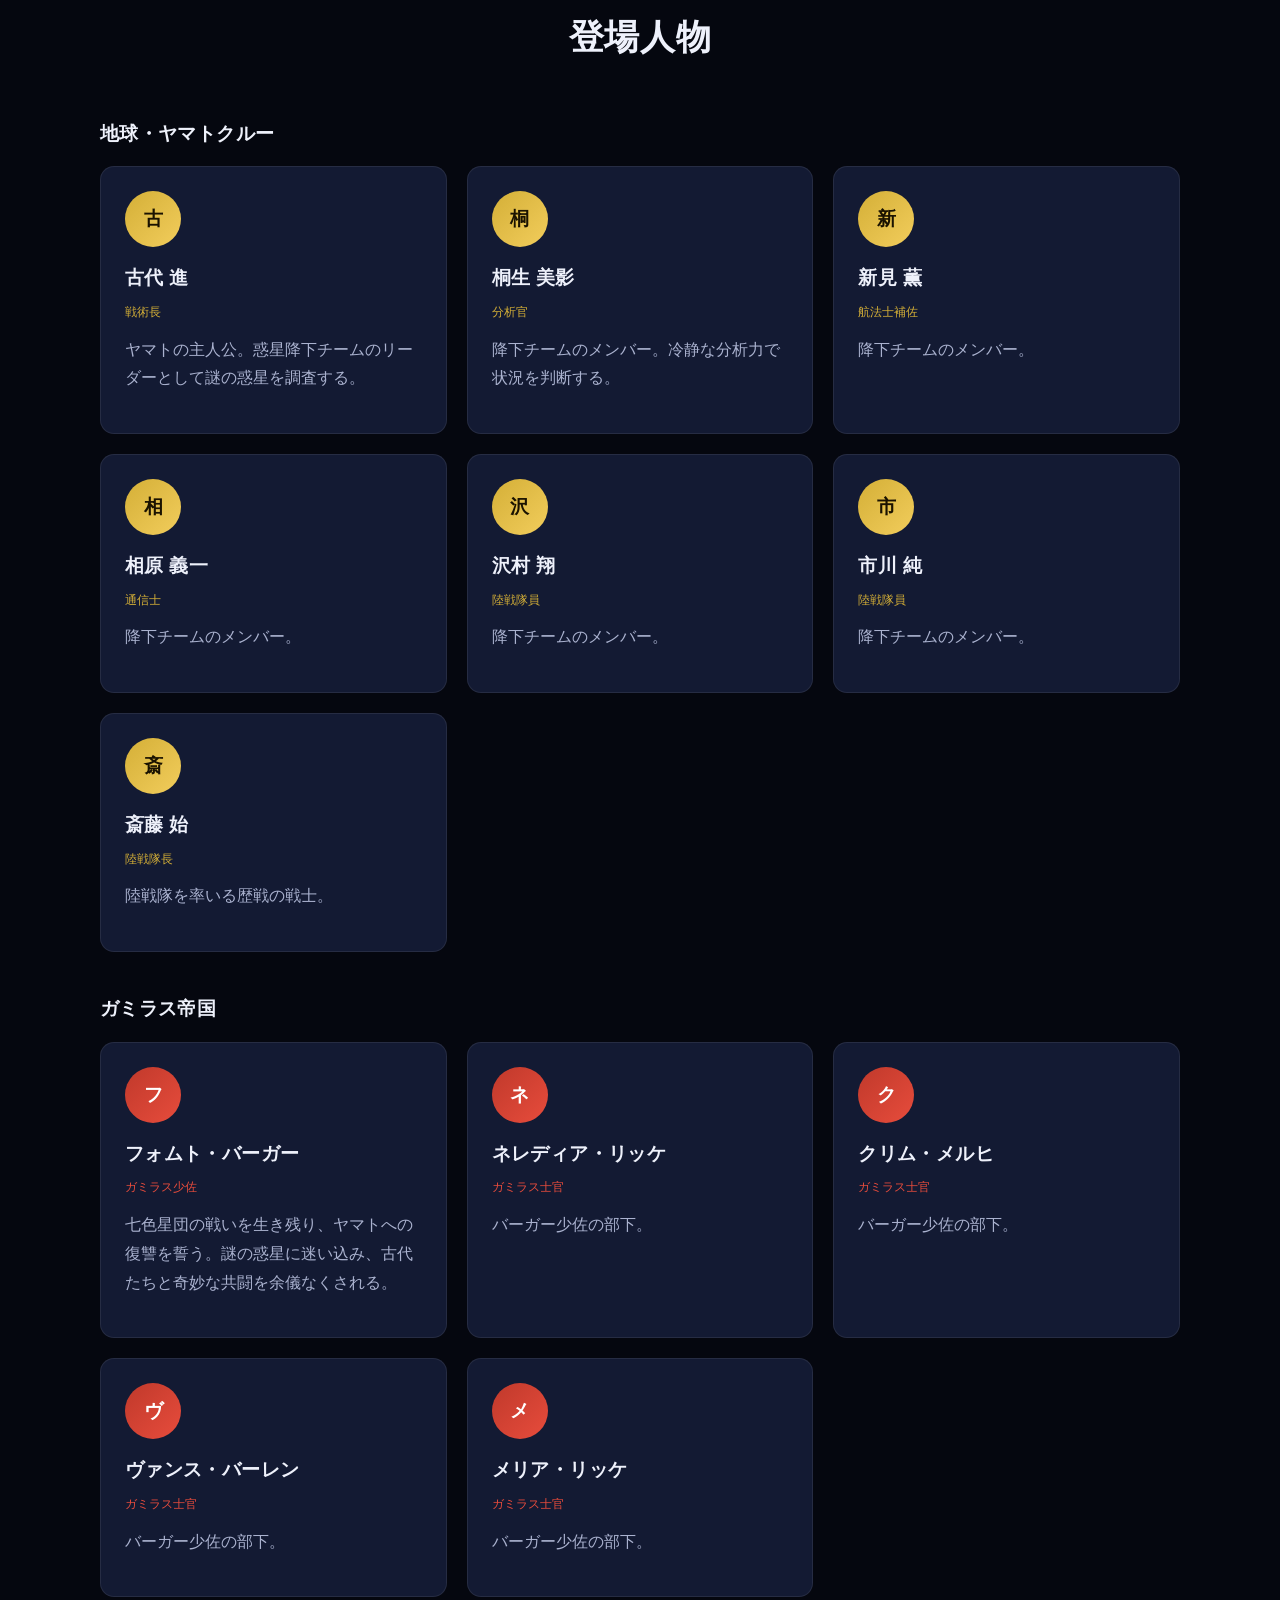
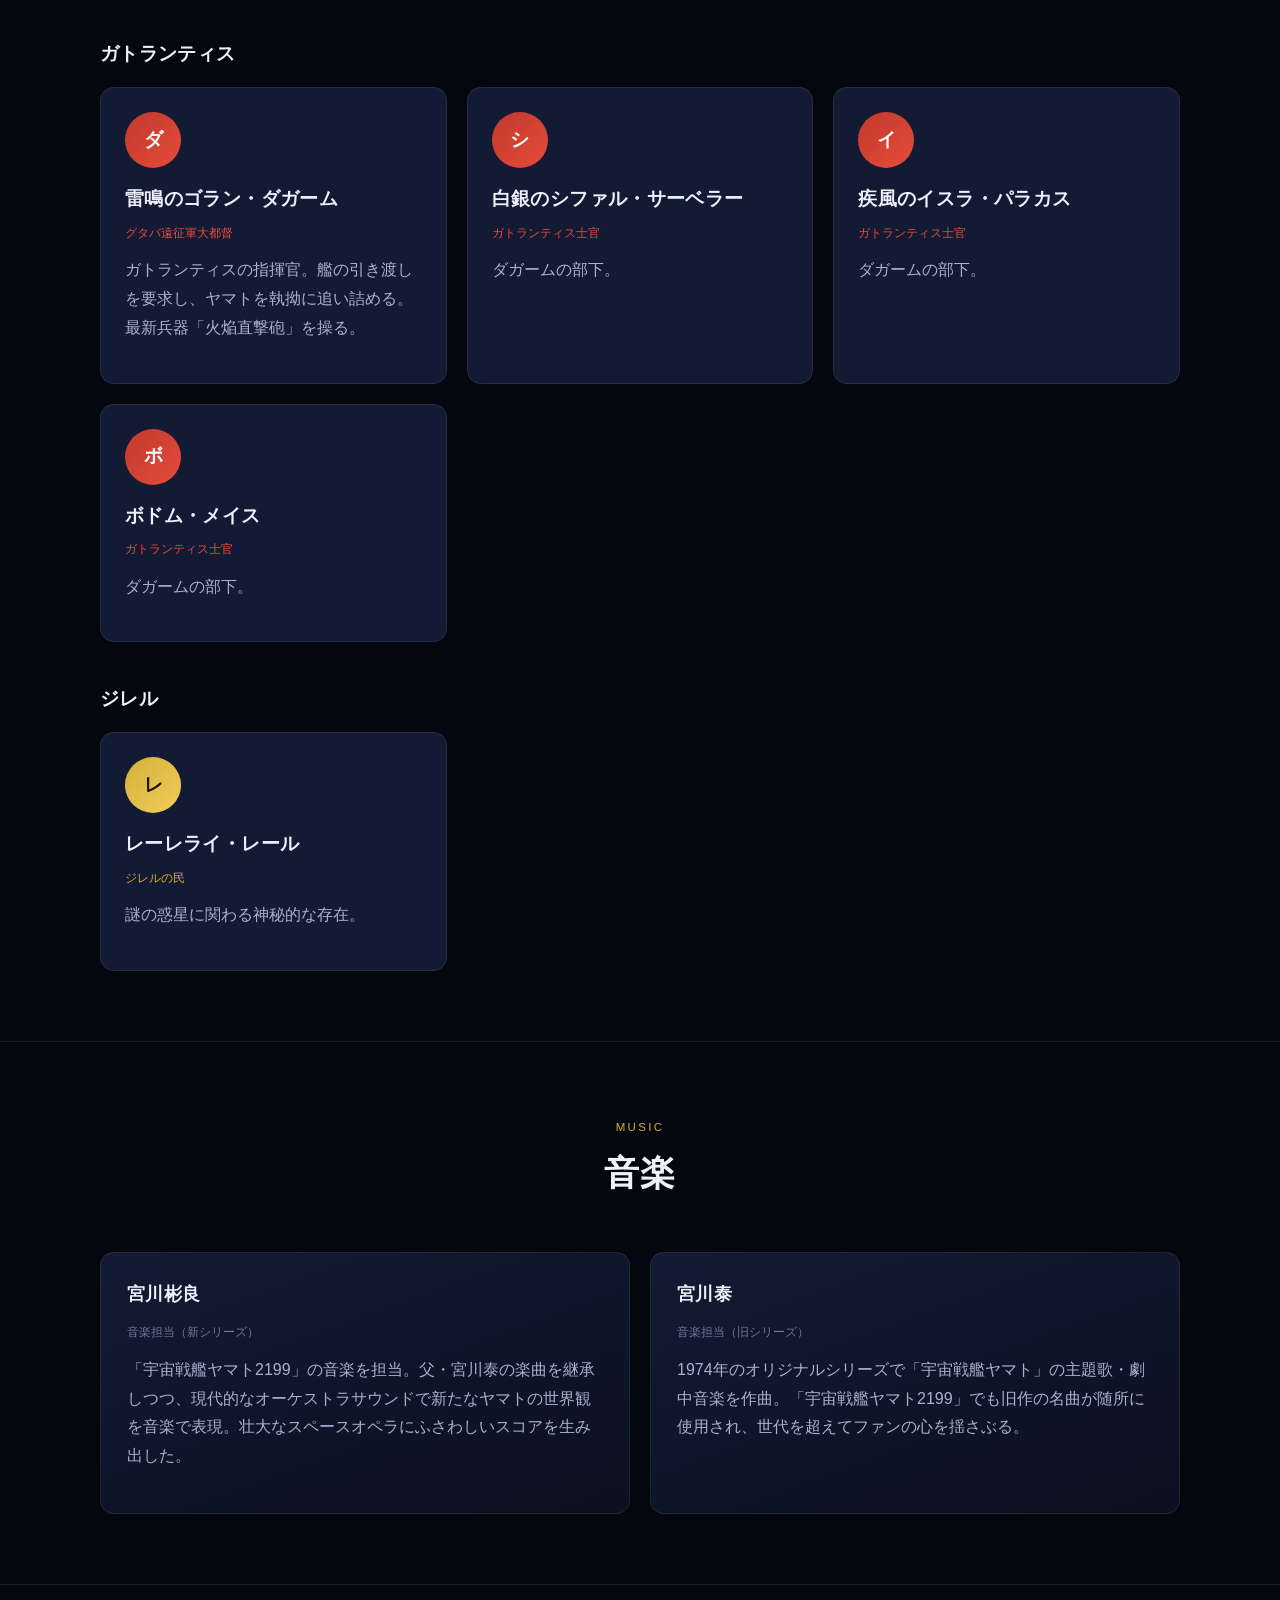
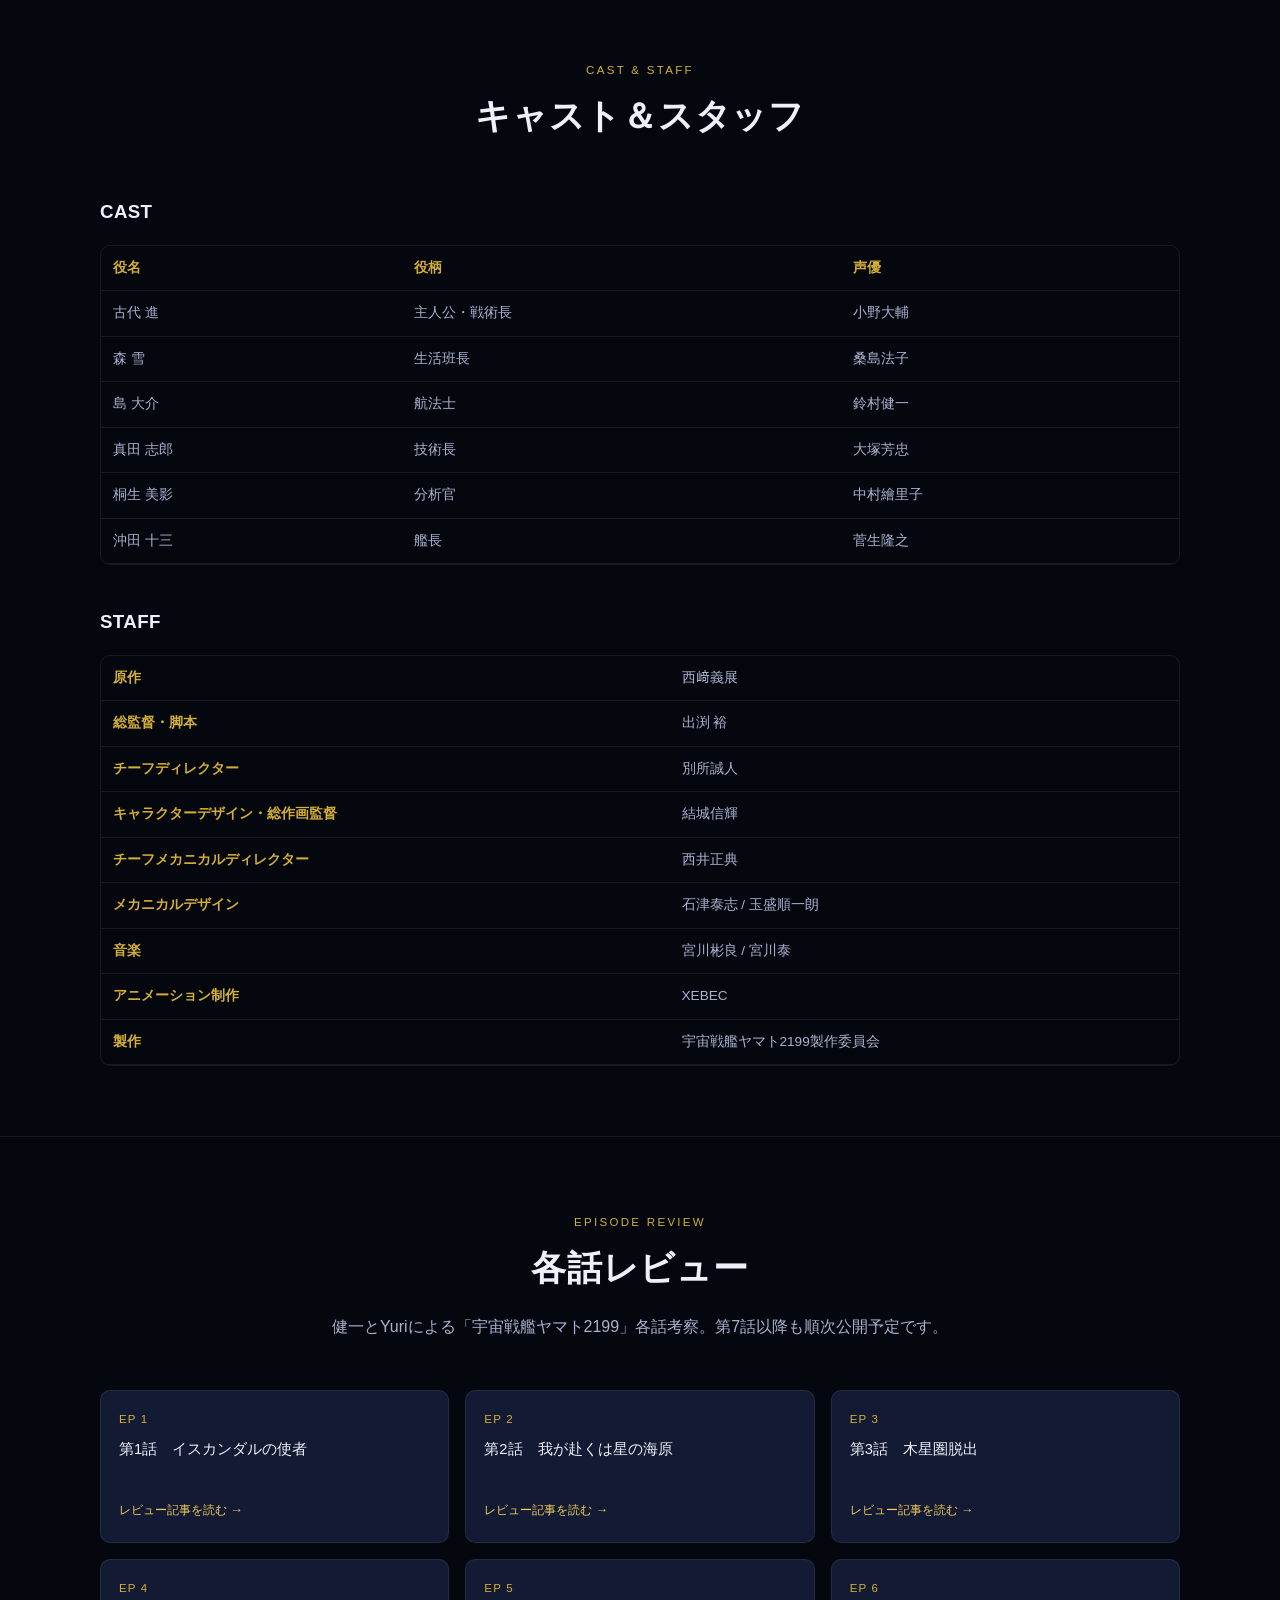
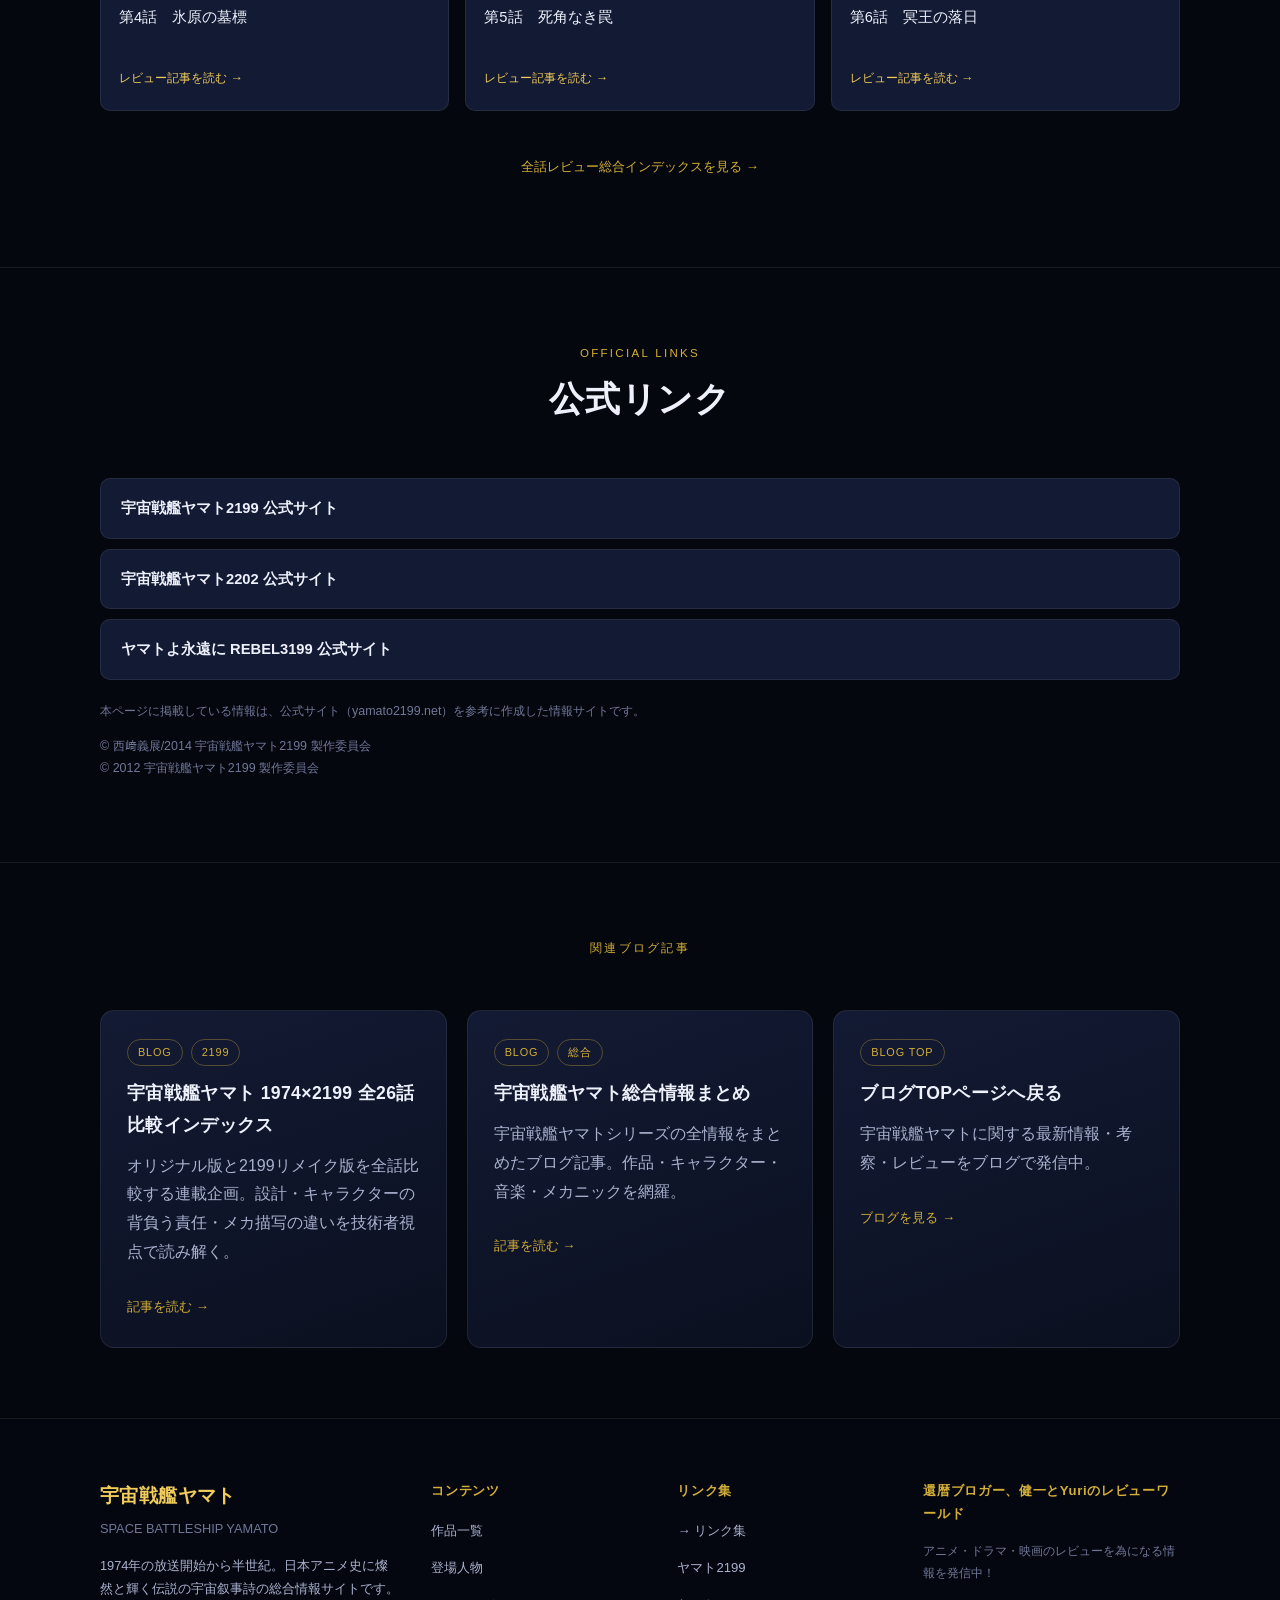
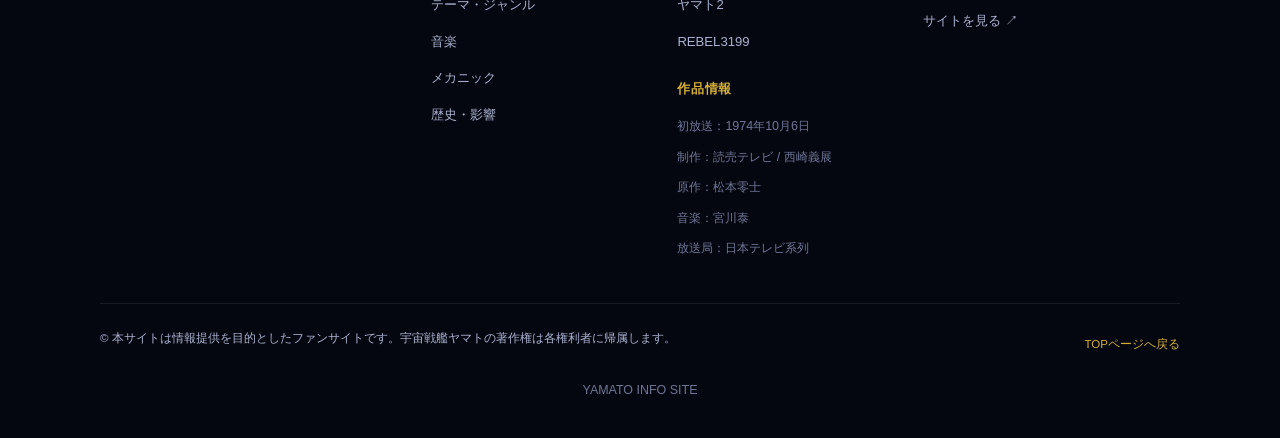
<file: yamato2199.html>
<!DOCTYPE html>
<html lang="ja">
<head>
<meta charset="UTF-8">
<meta name="viewport" content="width=device-width, initial-scale=1.0">
<title>宇宙戦艦ヤマト2199 | 宇宙戦艦ヤマト 総合情報サイト</title>
<meta name="description" content="2012年に始まった完全リメイク作品「宇宙戦艦ヤマト2199」の作品情報・ストーリー・キャラクター・キャスト＆スタッフを紹介。">
<link rel="stylesheet" href="style.css">
</head>
<body>

<header class="site-header">
  <div class="header-inner">
    <a href="index.html" class="logo">
      <span class="logo-main">宇宙戦艦ヤマト</span>
      <span class="logo-sub">SPACE BATTLESHIP YAMATO</span>
    </a>
    <button class="nav-toggle" aria-label="メニューを開く" aria-expanded="false">&#9776;</button>
    <nav class="site-nav">
      <a href="index.html">ホーム</a>
      <a href="works.html">作品一覧</a>
      <a href="characters.html">登場人物</a>
      <a href="themes.html">テーマ・ジャンル</a>
      <a href="music.html">音楽</a>
      <a href="mechanics.html">メカニック</a>
      <a href="history.html">歴史・影響</a>
      <a href="links.html">リンク集</a>
      <a href="yamato2199.html">ヤマト2199</a>
      <a href="yamato2.html">ヤマト2</a>
      <a href="rebel3199.html">REBEL3199</a>
      <a href="https://www.anime-station.org/" target="_blank" rel="noopener noreferrer" class="nav-external">健一とYuriのレビューワールド ↗</a>
    </nav>
  </div>
</header>

<main>

  <section class="hero">
    <div class="container">
      <span class="eyebrow">2012–2014 · REMAKE</span>
      <h1>宇宙戦艦ヤマト2199</h1>
      <p class="small" style="margin-bottom:18px;">SPACE BATTLESHIP YAMATO 2199</p>
      <p class="lead">1974年の伝説を現代に蘇らせた、完全リメイク作品。出渕裕総監督のもと、最新の映像技術と深化したドラマで描く、ヤマトの新たな旅。</p>
    </div>
  </section>

  <!-- INTRO -->
  <section>
    <div class="container">
      <div class="section-head">
        <span class="section-kicker">INTRODUCTION</span>
        <h2>イントロダクション</h2>
      </div>
      <div class="panel">
        <p>1974年10月より読売テレビ系列でテレビアニメーションが放送されたのち、日本全国にブームを巻き起こし、現在まで続く日本のアニメーション文化の礎とも言える「宇宙戦艦ヤマト」。</p>
        <p>その「宇宙戦艦ヤマト」のテレビシリーズ第1作をベースに、新たなスタッフで制作した「宇宙戦艦ヤマト2199」がスタートしたのが2012年。</p>
        <p style="margin-bottom:0;">2014年は「宇宙戦艦ヤマト」のテレビシリーズ第1作からちょうど40年を迎え、この"ヤマト40周年"を記念して、「宇宙戦艦ヤマト2199」の完全新作劇場映画「宇宙戦艦ヤマト2199 星巡る方舟」を12月に公開。</p>
      </div>

      <div class="panel" style="margin-top:24px;">
        <h3 style="margin-bottom:16px;">出渕裕 総監督コメント</h3>
        <p class="quote-block">――40年。あのヤマトとの出会いから40年の月日が流れた。</p>
        <p class="quote-block">――40年。あの時ヤマトと出会った自分を含め、多くの子供や若者たちにもその月日は平等に流れている。</p>
        <p class="quote-block">――40年。あの時ヤマトと出会い、衝撃を受けた者のいったい何人がこの40年後の再会を予想し得ただろう。</p>
        <p>だが、それは現実となった。「かならず帰る」の言葉のとおり、それは現実となり、そして旅は続いてゆくのだ。</p>
      </div>
    </div>
  </section>

  <!-- WORKS LINEUP -->
  <section>
    <div class="container">
      <div class="section-head">
        <span class="section-kicker">WORKS</span>
        <h2>作品ラインナップ</h2>
      </div>
      <div class="grid grid-3">
        <div class="card">
          <span class="badge badge-outline">TVシリーズ</span><span class="small">2012年〜2013年</span>
          <h3 style="margin-top:12px;">宇宙戦艦ヤマト2199</h3>
          <p class="small">全26話</p>
          <p>1974年のテレビアニメ第1作をベースに、新たなスタッフで制作したリメイク作品。2012年4月より劇場先行上映、2013年4月よりテレビ放送。</p>
        </div>
        <div class="card">
          <span class="badge badge-outline">特別総集編</span><span class="small">2014年10月</span>
          <h3 style="margin-top:12px;">宇宙戦艦ヤマト2199 追憶の航海</h3>
          <p class="small">劇場版</p>
          <p>TVシリーズ全26話を新たな視点で振り返る特別総集編。ヤマト40周年記念として劇場上映。</p>
        </div>
        <div class="card">
          <span class="badge badge-outline">完全新作劇場版</span><span class="small">2014年12月</span>
          <h3 style="margin-top:12px;">宇宙戦艦ヤマト2199 星巡る方舟</h3>
          <p class="small">劇場版</p>
          <p>ヤマト40周年を記念した完全新作劇場映画。大マゼラン銀河外縁部でガトランティスと遭遇するオリジナルストーリー。</p>
        </div>
      </div>
    </div>
  </section>

  <!-- STORY -->
  <section>
    <div class="container">
      <div class="section-head">
        <span class="section-kicker">STORY</span>
        <h2>ストーリー</h2>
      </div>

      <div class="panel">
        <span class="badge badge-outline">完全新作劇場版</span>
        <h3 style="margin:12px 0 16px;">宇宙戦艦ヤマト2199 星巡る方舟</h3>
        <p>時に西暦2199年。苦難の航海を経て、目的地イスカンダルで〈コスモリバースシステム〉を受領したヤマトは、いままさに大マゼラン銀河を後にしようとしていた。</p>
        <p>だが突如、大マゼラン外縁部で謎の機動部隊と遭遇する。彼らこそは蛮勇で宇宙にその名を轟かす戦闘民族〈ガトランティス〉。指揮官はグタバ遠征軍大都督「雷鳴のゴラン・ダガーム」を名乗り、艦の引き渡しを要求してきた。</p>
        <p>戦闘を避け地球へ急ぎたいヤマトに、突如空間を跳躍し紅蓮の炎が襲い来る。それはダガームが放ったガトランティスの誇る最新兵器〈火焔直撃砲〉の光芒だった。</p>
        <p>間一髪、ワープでダガームの追撃を振り切ったものの、薄鈍色の異空間へと迷い込んでしまうヤマト。事態打開のため、古代、桐生、沢村、新見、相原の5人は謎の惑星へと情報収集に降下する。</p>
        <p>地表に降り立った彼らが見たものは、そこにあるはずのない〔艦〕。だがその艦内には先客がいた。それは七色星団の戦いを生き残りヤマトへの復讐を誓う、ガミラスのフォムト・バーガー少佐の姿だった。</p>
        <p style="margin-bottom:0;">一刻も早く地球へ戻りたいヤマト、力で宝の星を求めるガトランティス、ヤマトを討たんとするガミラス―――それぞれの譲れぬ想いが交錯する。</p>
      </div>

      <div class="panel" style="margin-top:24px;">
        <span class="badge badge-outline">TVシリーズ（全26話）</span><span class="small">2012–2013</span>
        <p style="margin-top:16px; margin-bottom:0;">西暦2199年、ガミラス帝国の惑星間弾道弾攻撃により地球は滅亡の危機に瀕していた。人類に残された時間はわずか1年。イスカンダルからの救いのメッセージを受け、宇宙戦艦ヤマトは14万8千光年の旅へと旅立つ。古代進・森雪・島大介ら若きクルーたちが、沖田十三艦長のもと、地球の命運を懸けた壮大な宇宙の旅を描く全26話の大河ドラマ。</p>
      </div>
    </div>
  </section>

  <!-- CHARACTERS -->
  <section>
    <div class="container">
      <div class="section-head">
        <span class="section-kicker">CHARACTERS</span>
        <h2>登場人物</h2>
      </div>

      <h3 style="margin-bottom:16px;">地球・ヤマトクルー</h3>
      <div class="grid grid-3" style="margin-bottom:40px;">
        <div class="char-card"><div class="char-avatar">古</div><h3>古代 進</h3><p class="char-meta">戦術長</p><p>ヤマトの主人公。惑星降下チームのリーダーとして謎の惑星を調査する。</p></div>
        <div class="char-card"><div class="char-avatar">桐</div><h3>桐生 美影</h3><p class="char-meta">分析官</p><p>降下チームのメンバー。冷静な分析力で状況を判断する。</p></div>
        <div class="char-card"><div class="char-avatar">新</div><h3>新見 薫</h3><p class="char-meta">航法士補佐</p><p>降下チームのメンバー。</p></div>
        <div class="char-card"><div class="char-avatar">相</div><h3>相原 義一</h3><p class="char-meta">通信士</p><p>降下チームのメンバー。</p></div>
        <div class="char-card"><div class="char-avatar">沢</div><h3>沢村 翔</h3><p class="char-meta">陸戦隊員</p><p>降下チームのメンバー。</p></div>
        <div class="char-card"><div class="char-avatar">市</div><h3>市川 純</h3><p class="char-meta">陸戦隊員</p><p>降下チームのメンバー。</p></div>
        <div class="char-card"><div class="char-avatar">斎</div><h3>斎藤 始</h3><p class="char-meta">陸戦隊長</p><p>陸戦隊を率いる歴戦の戦士。</p></div>
      </div>

      <h3 style="margin-bottom:16px;">ガミラス帝国</h3>
      <div class="grid grid-3" style="margin-bottom:40px;">
        <div class="char-card enemy"><div class="char-avatar">フ</div><h3>フォムト・バーガー</h3><p class="char-meta">ガミラス少佐</p><p>七色星団の戦いを生き残り、ヤマトへの復讐を誓う。謎の惑星に迷い込み、古代たちと奇妙な共闘を余儀なくされる。</p></div>
        <div class="char-card enemy"><div class="char-avatar">ネ</div><h3>ネレディア・リッケ</h3><p class="char-meta">ガミラス士官</p><p>バーガー少佐の部下。</p></div>
        <div class="char-card enemy"><div class="char-avatar">ク</div><h3>クリム・メルヒ</h3><p class="char-meta">ガミラス士官</p><p>バーガー少佐の部下。</p></div>
        <div class="char-card enemy"><div class="char-avatar">ヴ</div><h3>ヴァンス・バーレン</h3><p class="char-meta">ガミラス士官</p><p>バーガー少佐の部下。</p></div>
        <div class="char-card enemy"><div class="char-avatar">メ</div><h3>メリア・リッケ</h3><p class="char-meta">ガミラス士官</p><p>バーガー少佐の部下。</p></div>
      </div>

      <h3 style="margin-bottom:16px;">ガトランティス</h3>
      <div class="grid grid-3" style="margin-bottom:40px;">
        <div class="char-card enemy"><div class="char-avatar">ダ</div><h3>雷鳴のゴラン・ダガーム</h3><p class="char-meta">グタバ遠征軍大都督</p><p>ガトランティスの指揮官。艦の引き渡しを要求し、ヤマトを執拗に追い詰める。最新兵器「火焔直撃砲」を操る。</p></div>
        <div class="char-card enemy"><div class="char-avatar">シ</div><h3>白銀のシファル・サーベラー</h3><p class="char-meta">ガトランティス士官</p><p>ダガームの部下。</p></div>
        <div class="char-card enemy"><div class="char-avatar">イ</div><h3>疾風のイスラ・パラカス</h3><p class="char-meta">ガトランティス士官</p><p>ダガームの部下。</p></div>
        <div class="char-card enemy"><div class="char-avatar">ボ</div><h3>ボドム・メイス</h3><p class="char-meta">ガトランティス士官</p><p>ダガームの部下。</p></div>
      </div>

      <h3 style="margin-bottom:16px;">ジレル</h3>
      <div class="grid grid-3">
        <div class="char-card"><div class="char-avatar">レ</div><h3>レーレライ・レール</h3><p class="char-meta">ジレルの民</p><p>謎の惑星に関わる神秘的な存在。</p></div>
      </div>
    </div>
  </section>

  <!-- MUSIC -->
  <section>
    <div class="container">
      <div class="section-head">
        <span class="section-kicker">MUSIC</span>
        <h2>音楽</h2>
      </div>
      <div class="grid grid-2">
        <div class="card">
          <h3>宮川彬良</h3>
          <p class="small">音楽担当（新シリーズ）</p>
          <p>「宇宙戦艦ヤマト2199」の音楽を担当。父・宮川泰の楽曲を継承しつつ、現代的なオーケストラサウンドで新たなヤマトの世界観を音楽で表現。壮大なスペースオペラにふさわしいスコアを生み出した。</p>
        </div>
        <div class="card">
          <h3>宮川泰</h3>
          <p class="small">音楽担当（旧シリーズ）</p>
          <p>1974年のオリジナルシリーズで「宇宙戦艦ヤマト」の主題歌・劇中音楽を作曲。「宇宙戦艦ヤマト2199」でも旧作の名曲が随所に使用され、世代を超えてファンの心を揺さぶる。</p>
        </div>
      </div>
    </div>
  </section>

  <!-- CAST & STAFF -->
  <section>
    <div class="container">
      <div class="section-head">
        <span class="section-kicker">CAST &amp; STAFF</span>
        <h2>キャスト＆スタッフ</h2>
      </div>

      <h3 style="margin-bottom:16px;">CAST</h3>
      <div class="table-scroll" style="margin-bottom:40px;">
        <table class="data-table">
          <thead><tr><th>役名</th><th>役柄</th><th>声優</th></tr></thead>
          <tbody>
            <tr><td>古代 進</td><td>主人公・戦術長</td><td>小野大輔</td></tr>
            <tr><td>森 雪</td><td>生活班長</td><td>桑島法子</td></tr>
            <tr><td>島 大介</td><td>航法士</td><td>鈴村健一</td></tr>
            <tr><td>真田 志郎</td><td>技術長</td><td>大塚芳忠</td></tr>
            <tr><td>桐生 美影</td><td>分析官</td><td>中村繪里子</td></tr>
            <tr><td>沖田 十三</td><td>艦長</td><td>菅生隆之</td></tr>
          </tbody>
        </table>
      </div>

      <h3 style="margin-bottom:16px;">STAFF</h3>
      <div class="table-scroll">
        <table class="data-table">
          <tbody>
            <tr><th>原作</th><td>西﨑義展</td></tr>
            <tr><th>総監督・脚本</th><td>出渕 裕</td></tr>
            <tr><th>チーフディレクター</th><td>別所誠人</td></tr>
            <tr><th>キャラクターデザイン・総作画監督</th><td>結城信輝</td></tr>
            <tr><th>チーフメカニカルディレクター</th><td>西井正典</td></tr>
            <tr><th>メカニカルデザイン</th><td>石津泰志 / 玉盛順一朗</td></tr>
            <tr><th>音楽</th><td>宮川彬良 / 宮川泰</td></tr>
            <tr><th>アニメーション制作</th><td>XEBEC</td></tr>
            <tr><th>製作</th><td>宇宙戦艦ヤマト2199製作委員会</td></tr>
          </tbody>
        </table>
      </div>
    </div>
  </section>

  <!-- EPISODE REVIEWS -->
  <section>
    <div class="container">
      <div class="section-head">
        <span class="section-kicker">EPISODE REVIEW</span>
        <h2>各話レビュー</h2>
        <p>健一とYuriによる「宇宙戦艦ヤマト2199」各話考察。第7話以降も順次公開予定です。</p>
      </div>
      <div class="ep-grid">
        <div class="ep-card"><div class="ep-num">EP 1</div><div class="ep-title">第1話　イスカンダルの使者</div><a class="ep-link" href="https://www.anime-station.org/syouwa-yamato/yamato2199-ep01/" target="_blank" rel="noopener noreferrer">レビュー記事を読む →</a></div>
        <div class="ep-card"><div class="ep-num">EP 2</div><div class="ep-title">第2話　我が赴くは星の海原</div><a class="ep-link" href="https://www.anime-station.org/syouwa-yamato/yamato2199-ep02/" target="_blank" rel="noopener noreferrer">レビュー記事を読む →</a></div>
        <div class="ep-card"><div class="ep-num">EP 3</div><div class="ep-title">第3話　木星圏脱出</div><a class="ep-link" href="https://www.anime-station.org/syouwa-yamato/yamato2199-episode3-wave-motion-gun/" target="_blank" rel="noopener noreferrer">レビュー記事を読む →</a></div>
        <div class="ep-card"><div class="ep-num">EP 4</div><div class="ep-title">第4話　氷原の墓標</div><a class="ep-link" href="https://www.anime-station.org/syouwa-yamato/yamato2199-ep4-ice-field-grave/" target="_blank" rel="noopener noreferrer">レビュー記事を読む →</a></div>
        <div class="ep-card"><div class="ep-num">EP 5</div><div class="ep-title">第5話　死角なき罠</div><a class="ep-link" href="https://www.anime-station.org/syouwa-yamato/yamato2199-episode5-shikaku-naki-wana/" target="_blank" rel="noopener noreferrer">レビュー記事を読む →</a></div>
        <div class="ep-card"><div class="ep-num">EP 6</div><div class="ep-title">第6話　冥王の落日</div><a class="ep-link" href="https://www.anime-station.org/syouwa-yamato/yamato2199-ep06-meiou-no-rakujitsu/" target="_blank" rel="noopener noreferrer">レビュー記事を読む →</a></div>
      </div>
      <p class="center" style="margin-top:32px;">
        <a href="https://www.anime-station.org/syouwa-yamato/yamato2199-review-index/" target="_blank" rel="noopener noreferrer" class="card-link">全話レビュー総合インデックスを見る →</a>
      </p>
    </div>
  </section>

  <!-- OFFICIAL LINKS -->
  <section>
    <div class="container">
      <div class="section-head">
        <span class="section-kicker">OFFICIAL LINKS</span>
        <h2>公式リンク</h2>
      </div>
      <div class="link-list">
        <a href="https://yamato2199.net/" target="_blank" rel="noopener noreferrer">
          <span class="link-title">宇宙戦艦ヤマト2199 公式サイト</span>
        </a>
        <a href="https://yamato2202.net/" target="_blank" rel="noopener noreferrer">
          <span class="link-title">宇宙戦艦ヤマト2202 公式サイト</span>
        </a>
        <a href="https://starblazers-yamato.net/3199/" target="_blank" rel="noopener noreferrer">
          <span class="link-title">ヤマトよ永遠に REBEL3199 公式サイト</span>
        </a>
      </div>
      <p class="small" style="margin-top:20px;">本ページに掲載している情報は、公式サイト（yamato2199.net）を参考に作成した情報サイトです。</p>
      <p class="small">© 西﨑義展/2014 宇宙戦艦ヤマト2199 製作委員会<br>© 2012 宇宙戦艦ヤマト2199 製作委員会</p>
    </div>
  </section>

  <!-- BLOG -->
  <section>
    <div class="container">
      <div class="section-head">
        <span class="section-kicker">関連ブログ記事</span>
      </div>
      <div class="grid grid-3">
        <a class="card" href="https://www.anime-station.org/syouwa-yamato/yamato-1974-vs-2199-comparison-index/" target="_blank" rel="noopener noreferrer">
          <span class="badge badge-outline">BLOG</span><span class="badge badge-outline">2199</span>
          <h3 style="margin-top:12px;">宇宙戦艦ヤマト 1974×2199 全26話比較インデックス</h3>
          <p>オリジナル版と2199リメイク版を全話比較する連載企画。設計・キャラクターの背負う責任・メカ描写の違いを技術者視点で読み解く。</p>
          <span class="card-link">記事を読む →</span>
        </a>
        <a class="card" href="https://ameblo.jp/kenanime2026/entry-12955072585.html" target="_blank" rel="noopener noreferrer">
          <span class="badge badge-outline">BLOG</span><span class="badge badge-outline">総合</span>
          <h3 style="margin-top:12px;">宇宙戦艦ヤマト総合情報まとめ</h3>
          <p>宇宙戦艦ヤマトシリーズの全情報をまとめたブログ記事。作品・キャラクター・音楽・メカニックを網羅。</p>
          <span class="card-link">記事を読む →</span>
        </a>
        <a class="card" href="https://www.anime-station.org/" target="_blank" rel="noopener noreferrer">
          <span class="badge badge-outline">BLOG TOP</span>
          <h3 style="margin-top:12px;">ブログTOPページへ戻る</h3>
          <p>宇宙戦艦ヤマトに関する最新情報・考察・レビューをブログで発信中。</p>
          <span class="card-link">ブログを見る →</span>
        </a>
      </div>
    </div>
  </section>

</main>

<footer class="site-footer">
  <div class="container">
    <div class="footer-inner">
      <div class="footer-brand">
        <h2>宇宙戦艦ヤマト</h2>
        <p class="small" style="margin-bottom:14px;">SPACE BATTLESHIP YAMATO</p>
        <p>1974年の放送開始から半世紀。日本アニメ史に燦然と輝く伝説の宇宙叙事詩の総合情報サイトです。</p>
      </div>
      <div class="footer-col">
        <h3>コンテンツ</h3>
        <ul>
          <li><a href="works.html">作品一覧</a></li>
          <li><a href="characters.html">登場人物</a></li>
          <li><a href="themes.html">テーマ・ジャンル</a></li>
          <li><a href="music.html">音楽</a></li>
          <li><a href="mechanics.html">メカニック</a></li>
          <li><a href="history.html">歴史・影響</a></li>
        </ul>
      </div>
      <div class="footer-col">
        <h3>リンク集</h3>
        <ul>
          <li><a href="links.html">→ リンク集</a></li>
          <li><a href="yamato2199.html">ヤマト2199</a></li>
          <li><a href="yamato2.html">ヤマト2</a></li>
          <li><a href="rebel3199.html">REBEL3199</a></li>
        </ul>
        <h3 style="margin-top:22px;">作品情報</h3>
        <ul class="footer-info">
          <li>初放送：1974年10月6日</li>
          <li>制作：読売テレビ / 西崎義展</li>
          <li>原作：松本零士</li>
          <li>音楽：宮川泰</li>
          <li>放送局：日本テレビ系列</li>
        </ul>
      </div>
      <div class="footer-col">
        <h3>還暦ブロガー、健一とYuriのレビューワールド</h3>
        <p class="small">アニメ・ドラマ・映画のレビューを為になる情報を発信中！</p>
        <a href="https://www.anime-station.org/" target="_blank" rel="noopener noreferrer" class="card-link">サイトを見る ↗</a>
      </div>
    </div>
    <div class="footer-bottom">
      <p>© 本サイトは情報提供を目的としたファンサイトです。宇宙戦艦ヤマトの著作権は各権利者に帰属します。</p>
      <a href="index.html">TOPページへ戻る</a>
    </div>
    <p class="small center" style="margin-top:18px;">YAMATO INFO SITE</p>
  </div>
</footer>

<script src="script.js"></script>
</body>
</html>
</file>
<file: style.css>
/* =========================================================
   宇宙戦艦ヤマト 総合情報サイト — style.css
   ダークテーマ / 宇宙的な雰囲気 / レスポンシブ対応
   ========================================================= */

:root {
  --bg-void: #05070f;
  --bg-panel: #0b1020;
  --bg-panel-alt: #10162b;
  --bg-card: #131a33;
  --border-soft: rgba(255, 255, 255, 0.08);
  --border-strong: rgba(212, 175, 55, 0.35);
  --text-main: #eef1fb;
  --text-sub: #aab2cf;
  --text-faint: #6f7797;
  --gold: #d4af37;
  --gold-bright: #f2cd5c;
  --red: #c0392b;
  --red-bright: #e74c3c;
  --blue-glow: #3a5bd0;
  --max-width: 1120px;
  --radius: 14px;
  --shadow-soft: 0 10px 30px rgba(0, 0, 0, 0.45);
}

* {
  box-sizing: border-box;
}

html {
  scroll-behavior: smooth;
}

body {
  margin: 0;
  font-family: "Hiragino Kaku Gothic ProN", "Hiragino Sans", "Yu Gothic", "Noto Sans JP", "Meiryo", sans-serif;
  background:
    radial-gradient(ellipse 900px 500px at 12% -10%, rgba(58, 91, 208, 0.25), transparent 60%),
    radial-gradient(ellipse 700px 500px at 90% 0%, rgba(192, 57, 43, 0.15), transparent 55%),
    var(--bg-void);
  color: var(--text-main);
  line-height: 1.8;
  overflow-x: hidden;
}

img, svg {
  max-width: 100%;
  display: block;
}

a {
  color: inherit;
  text-decoration: none;
}

ul {
  padding: 0;
  margin: 0;
  list-style: none;
}

h1, h2, h3, h4 {
  margin: 0;
  font-weight: 700;
  letter-spacing: 0.02em;
}

p {
  margin: 0 0 1em;
  color: var(--text-sub);
}

.container {
  max-width: var(--max-width);
  margin: 0 auto;
  padding: 0 20px;
}

/* ---------- starfield backdrop ---------- */
body::before {
  content: "";
  position: fixed;
  inset: 0;
  z-index: -1;
  background-image:
    radial-gradient(2px 2px at 20% 30%, rgba(255,255,255,0.7), transparent 60%),
    radial-gradient(1.5px 1.5px at 70% 60%, rgba(255,255,255,0.5), transparent 60%),
    radial-gradient(2px 2px at 40% 80%, rgba(255,255,255,0.55), transparent 60%),
    radial-gradient(1.5px 1.5px at 85% 20%, rgba(255,255,255,0.6), transparent 60%),
    radial-gradient(1.5px 1.5px at 55% 45%, rgba(255,255,255,0.4), transparent 60%),
    radial-gradient(2px 2px at 10% 90%, rgba(255,255,255,0.5), transparent 60%),
    radial-gradient(1.5px 1.5px at 95% 75%, rgba(255,255,255,0.45), transparent 60%);
  background-repeat: repeat;
  background-size: 340px 340px;
  opacity: 0.7;
}

/* ---------- header / nav ---------- */
.site-header {
  position: sticky;
  top: 0;
  z-index: 100;
  background: rgba(5, 7, 15, 0.86);
  backdrop-filter: blur(10px);
  border-bottom: 1px solid var(--border-soft);
}

.header-inner {
  max-width: var(--max-width);
  margin: 0 auto;
  padding: 14px 20px;
  display: flex;
  align-items: center;
  justify-content: space-between;
  gap: 16px;
}

.logo {
  display: flex;
  flex-direction: column;
  line-height: 1.2;
}

.logo-main {
  font-size: 1.15rem;
  font-weight: 800;
  color: var(--gold-bright);
  letter-spacing: 0.05em;
}

.logo-sub {
  font-size: 0.62rem;
  color: var(--text-faint);
  letter-spacing: 0.12em;
}

.nav-toggle {
  display: none;
  background: none;
  border: 1px solid var(--border-soft);
  color: var(--text-main);
  font-size: 1.3rem;
  width: 42px;
  height: 42px;
  border-radius: 8px;
  cursor: pointer;
}

.site-nav {
  display: flex;
  flex-wrap: wrap;
  gap: 4px 6px;
  justify-content: flex-end;
}

.site-nav a {
  font-size: 0.83rem;
  padding: 8px 10px;
  border-radius: 8px;
  color: var(--text-sub);
  white-space: nowrap;
  transition: color 0.2s, background 0.2s;
}

.site-nav a:hover,
.site-nav a.active {
  color: var(--gold-bright);
  background: rgba(212, 175, 55, 0.1);
}

.site-nav a.nav-external {
  color: var(--gold);
  border: 1px solid var(--border-strong);
}

/* ---------- hero ---------- */
.hero {
  position: relative;
  padding: 90px 20px 70px;
  text-align: center;
  overflow: hidden;
  background:
    radial-gradient(ellipse 800px 400px at 50% 0%, rgba(58, 91, 208, 0.35), transparent 65%),
    linear-gradient(180deg, #070a17 0%, #0b1020 100%);
  border-bottom: 1px solid var(--border-soft);
}

.hero::after {
  content: "";
  position: absolute;
  left: 50%;
  bottom: -160px;
  transform: translateX(-50%);
  width: 640px;
  height: 320px;
  background: radial-gradient(ellipse, rgba(212, 175, 55, 0.18), transparent 70%);
  pointer-events: none;
}

.eyebrow {
  display: inline-block;
  font-size: 0.72rem;
  letter-spacing: 0.18em;
  color: var(--gold);
  border: 1px solid var(--border-strong);
  padding: 6px 14px;
  border-radius: 999px;
  margin-bottom: 22px;
}

.hero h1 {
  font-size: clamp(2.1rem, 6vw, 3.6rem);
  background: linear-gradient(120deg, #fff 20%, var(--gold-bright) 55%, #fff 85%);
  -webkit-background-clip: text;
  background-clip: text;
  color: transparent;
  margin-bottom: 18px;
}

.hero .lead {
  max-width: 640px;
  margin: 0 auto 28px;
  color: var(--text-sub);
  font-size: 1.02rem;
}

.hero-note {
  margin-top: 26px;
  font-size: 0.72rem;
  color: var(--text-faint);
}

.button-row {
  display: flex;
  flex-wrap: wrap;
  gap: 12px;
  justify-content: center;
  margin-bottom: 14px;
}

.btn {
  display: inline-block;
  padding: 12px 26px;
  border-radius: 999px;
  font-size: 0.9rem;
  font-weight: 700;
  letter-spacing: 0.03em;
  transition: transform 0.2s, box-shadow 0.2s;
}

.btn-primary {
  background: linear-gradient(120deg, var(--gold), var(--gold-bright));
  color: #1a1200;
}

.btn-outline {
  border: 1px solid var(--border-strong);
  color: var(--gold-bright);
}

.btn-blog {
  border: 1px solid var(--border-strong);
  color: var(--gold-bright);
  padding: 10px 20px;
  border-radius: 999px;
  font-size: 0.85rem;
  display: inline-flex;
  align-items: center;
  gap: 8px;
}

.btn:hover {
  transform: translateY(-2px);
  box-shadow: var(--shadow-soft);
}

/* ---------- sections ---------- */
section {
  padding: 70px 0;
  border-bottom: 1px solid var(--border-soft);
}

.section-head {
  text-align: center;
  max-width: 680px;
  margin: 0 auto 48px;
}

.section-kicker {
  font-size: 0.72rem;
  letter-spacing: 0.2em;
  color: var(--gold);
  margin-bottom: 10px;
}

.section-head h2 {
  font-size: clamp(1.5rem, 4vw, 2.2rem);
  margin-bottom: 14px;
}

.section-head p {
  color: var(--text-sub);
}

.image-note {
  text-align: center;
  font-size: 0.72rem;
  color: var(--text-faint);
  margin-top: 8px;
}

/* ---------- grid / cards ---------- */
.grid {
  display: grid;
  gap: 20px;
}

.grid-2 { grid-template-columns: repeat(2, 1fr); }
.grid-3 { grid-template-columns: repeat(3, 1fr); }
.grid-4 { grid-template-columns: repeat(4, 1fr); }

.card {
  background: linear-gradient(160deg, var(--bg-card), var(--bg-panel));
  border: 1px solid var(--border-soft);
  border-radius: var(--radius);
  padding: 26px;
  transition: border-color 0.2s, transform 0.2s;
}

.card:hover {
  border-color: var(--border-strong);
  transform: translateY(-3px);
}

.card h3 {
  font-size: 1.1rem;
  margin-bottom: 10px;
  color: var(--text-main);
}

.card .card-icon {
  font-size: 1.6rem;
  margin-bottom: 14px;
}

.card-link {
  display: inline-block;
  margin-top: 12px;
  font-size: 0.82rem;
  color: var(--gold);
}

/* stat row */
.stat-row {
  display: flex;
  flex-wrap: wrap;
  justify-content: center;
  gap: 40px;
  margin: 34px 0;
}

.stat {
  text-align: center;
}

.stat .num {
  font-size: 2.2rem;
  font-weight: 800;
  color: var(--gold-bright);
}

.stat .label {
  font-size: 0.78rem;
  color: var(--text-faint);
}

/* tag pill */
.tag {
  display: inline-block;
  font-size: 0.72rem;
  color: var(--text-sub);
  border: 1px solid var(--border-soft);
  border-radius: 999px;
  padding: 3px 10px;
  margin: 3px 4px 0 0;
}

.badge {
  display: inline-block;
  font-size: 0.68rem;
  letter-spacing: 0.08em;
  color: #1a1200;
  background: var(--gold);
  border-radius: 999px;
  padding: 3px 10px;
  margin-right: 8px;
}

.badge-outline {
  background: none;
  color: var(--gold);
  border: 1px solid var(--border-strong);
}

.badge-red {
  background: var(--red);
  color: #fff;
}

/* ---------- timeline ---------- */
.timeline {
  position: relative;
  margin: 0 auto;
  max-width: 820px;
  padding-left: 26px;
  border-left: 2px solid var(--border-strong);
}

.timeline-item {
  position: relative;
  padding: 0 0 34px 20px;
}

.timeline-item::before {
  content: "";
  position: absolute;
  left: -33px;
  top: 4px;
  width: 12px;
  height: 12px;
  border-radius: 50%;
  background: var(--gold-bright);
  box-shadow: 0 0 0 4px rgba(212, 175, 55, 0.18);
}

.timeline-year {
  font-size: 1.3rem;
  font-weight: 800;
  color: var(--gold-bright);
}

.timeline-item h3 {
  margin: 4px 0 8px;
  font-size: 1.05rem;
}

/* ---------- episode / blog list ---------- */
.ep-grid {
  display: grid;
  grid-template-columns: repeat(3, 1fr);
  gap: 16px;
}

.ep-card {
  background: var(--bg-card);
  border: 1px solid var(--border-soft);
  border-radius: 10px;
  padding: 18px;
}

.ep-num {
  font-size: 0.72rem;
  color: var(--gold);
  letter-spacing: 0.1em;
  margin-bottom: 6px;
}

.ep-title {
  font-size: 0.92rem;
  color: var(--text-main);
  margin-bottom: 12px;
  min-height: 3.2em;
}

.ep-link {
  font-size: 0.78rem;
  color: var(--gold-bright);
}

.ep-link:hover {
  text-decoration: underline;
}

/* ---------- tabs ---------- */
.tabbar {
  display: flex;
  justify-content: center;
  gap: 10px;
  margin-bottom: 34px;
  flex-wrap: wrap;
}

.tab-btn {
  background: var(--bg-card);
  border: 1px solid var(--border-soft);
  color: var(--text-sub);
  padding: 10px 20px;
  border-radius: 999px;
  font-size: 0.85rem;
  cursor: pointer;
}

.tab-btn.active {
  color: #1a1200;
  background: var(--gold);
  border-color: var(--gold);
}

.tab-panel {
  display: none;
}

.tab-panel.active {
  display: block;
}

/* ---------- character card ---------- */
.char-card {
  background: var(--bg-card);
  border: 1px solid var(--border-soft);
  border-radius: var(--radius);
  padding: 24px;
}

.char-avatar {
  width: 56px;
  height: 56px;
  border-radius: 50%;
  display: flex;
  align-items: center;
  justify-content: center;
  font-weight: 800;
  font-size: 1.2rem;
  color: #1a1200;
  background: linear-gradient(135deg, var(--gold), var(--gold-bright));
  margin-bottom: 14px;
}

.char-name-en {
  font-size: 0.72rem;
  color: var(--text-faint);
}

.char-meta {
  font-size: 0.78rem;
  color: var(--gold);
  margin: 6px 0 12px;
}

/* enemy variant */
.char-card.enemy .char-avatar {
  background: linear-gradient(135deg, var(--red), var(--red-bright));
  color: #fff;
}

.char-card.enemy .char-meta {
  color: var(--red-bright);
}

/* ---------- spec table ---------- */
.spec-grid {
  display: grid;
  grid-template-columns: repeat(4, 1fr);
  gap: 16px;
  margin-bottom: 40px;
}

.spec-item {
  text-align: center;
  background: var(--bg-card);
  border: 1px solid var(--border-soft);
  border-radius: 10px;
  padding: 18px 10px;
}

.spec-icon {
  font-size: 1.4rem;
  margin-bottom: 6px;
}

.spec-value {
  font-size: 1.15rem;
  font-weight: 800;
  color: var(--gold-bright);
}

.spec-label {
  font-size: 0.72rem;
  color: var(--text-faint);
}

table.data-table {
  width: 100%;
  border-collapse: collapse;
  font-size: 0.85rem;
}

table.data-table th,
table.data-table td {
  text-align: left;
  padding: 10px 12px;
  border-bottom: 1px solid var(--border-soft);
  color: var(--text-sub);
}

table.data-table th {
  color: var(--gold);
  font-weight: 700;
}

.table-scroll {
  overflow-x: auto;
  border: 1px solid var(--border-soft);
  border-radius: 10px;
}

/* ---------- link list (links page) ---------- */
.link-group {
  margin-bottom: 40px;
}

.link-group h3 {
  font-size: 1rem;
  color: var(--gold-bright);
  margin-bottom: 14px;
  display: flex;
  align-items: center;
  gap: 8px;
}

.link-list a {
  display: flex;
  justify-content: space-between;
  align-items: center;
  gap: 16px;
  background: var(--bg-card);
  border: 1px solid var(--border-soft);
  border-radius: 10px;
  padding: 16px 20px;
  margin-bottom: 10px;
  transition: border-color 0.2s;
}

.link-list a:hover {
  border-color: var(--border-strong);
}

.link-list .link-title {
  color: var(--text-main);
  font-weight: 700;
  font-size: 0.92rem;
}

.link-list .link-desc {
  color: var(--text-faint);
  font-size: 0.78rem;
  font-weight: 400;
}

.link-list .link-arrow {
  color: var(--gold);
  flex-shrink: 0;
}

.notice-box {
  background: var(--bg-panel-alt);
  border: 1px solid var(--border-soft);
  border-radius: var(--radius);
  padding: 24px;
  font-size: 0.84rem;
  color: var(--text-faint);
}

.notice-box p {
  margin-bottom: 8px;
  color: var(--text-faint);
}

/* ---------- misc content blocks ---------- */
.panel {
  background: var(--bg-card);
  border: 1px solid var(--border-soft);
  border-radius: var(--radius);
  padding: 28px;
}

.two-col {
  display: grid;
  grid-template-columns: 1.1fr 0.9fr;
  gap: 40px;
  align-items: center;
}

.quote-block {
  border-left: 3px solid var(--gold);
  padding-left: 18px;
  font-style: italic;
  color: var(--text-sub);
  margin: 20px 0;
}

.chapter-card {
  background: var(--bg-card);
  border: 1px solid var(--border-soft);
  border-radius: var(--radius);
  padding: 22px;
  margin-bottom: 16px;
}

.chapter-card.current {
  border-color: var(--border-strong);
  background: linear-gradient(160deg, rgba(212, 175, 55, 0.08), var(--bg-card));
}

.chapter-head {
  display: flex;
  align-items: center;
  gap: 12px;
  margin-bottom: 10px;
  flex-wrap: wrap;
}

.chapter-num {
  font-weight: 800;
  color: var(--gold-bright);
}

.status-pill {
  font-size: 0.68rem;
  padding: 3px 10px;
  border-radius: 999px;
  border: 1px solid var(--border-soft);
  color: var(--text-faint);
}

.status-pill.done {
  color: var(--gold);
  border-color: var(--border-strong);
}

.status-pill.wip {
  color: var(--text-faint);
}

/* ---------- blog CTA section ---------- */
.blog-cta {
  text-align: center;
  background: linear-gradient(160deg, rgba(212, 175, 55, 0.08), var(--bg-panel));
  border: 1px solid var(--border-strong);
  border-radius: var(--radius);
  padding: 40px 24px;
}

/* ---------- footer ---------- */
.site-footer {
  background: #050710;
  padding: 60px 0 24px;
}

.footer-inner {
  display: grid;
  grid-template-columns: 1.4fr 1fr 1fr 1.2fr;
  gap: 32px;
  padding-bottom: 36px;
  border-bottom: 1px solid var(--border-soft);
}

.footer-brand h2 {
  color: var(--gold-bright);
  font-size: 1.2rem;
  margin-bottom: 4px;
}

.footer-brand p {
  font-size: 0.8rem;
}

.footer-col h3 {
  font-size: 0.82rem;
  color: var(--gold);
  margin-bottom: 14px;
  letter-spacing: 0.05em;
}

.footer-col li {
  margin-bottom: 8px;
}

.footer-col a {
  font-size: 0.82rem;
  color: var(--text-sub);
}

.footer-col a:hover {
  color: var(--gold-bright);
}

.footer-info li {
  font-size: 0.78rem;
  color: var(--text-faint);
}

.footer-bottom {
  padding-top: 24px;
  display: flex;
  flex-wrap: wrap;
  gap: 12px;
  justify-content: space-between;
  align-items: center;
  font-size: 0.72rem;
  color: var(--text-faint);
}

.footer-bottom a {
  color: var(--gold);
}

/* ---------- utility ---------- */
.mt-0 { margin-top: 0; }
.center { text-align: center; }
.small { font-size: 0.78rem; color: var(--text-faint); }

/* =========================================================
   Responsive
   ========================================================= */
@media (max-width: 960px) {
  .grid-4 { grid-template-columns: repeat(2, 1fr); }
  .grid-3 { grid-template-columns: repeat(2, 1fr); }
  .ep-grid { grid-template-columns: repeat(2, 1fr); }
  .footer-inner { grid-template-columns: 1fr 1fr; }
  .two-col { grid-template-columns: 1fr; }
  .spec-grid { grid-template-columns: repeat(4, 1fr); }
}

@media (max-width: 720px) {
  .nav-toggle {
    display: inline-flex;
    align-items: center;
    justify-content: center;
  }

  .site-nav {
    display: none;
    position: absolute;
    top: 100%;
    left: 0;
    right: 0;
    background: rgba(5, 7, 15, 0.98);
    border-bottom: 1px solid var(--border-soft);
    flex-direction: column;
    align-items: stretch;
    padding: 10px 16px 20px;
    gap: 2px;
  }

  .site-header.nav-open .site-nav {
    display: flex;
  }

  .site-nav a {
    padding: 12px 10px;
  }

  .hero { padding: 60px 16px 50px; }

  section { padding: 50px 0; }

  .grid-2,
  .grid-3,
  .grid-4 {
    grid-template-columns: 1fr;
  }

  .ep-grid { grid-template-columns: 1fr; }

  .footer-inner { grid-template-columns: 1fr; }

  .spec-grid { grid-template-columns: repeat(2, 1fr); }

  .stat-row { gap: 24px; }

  .link-list a {
    flex-direction: column;
    align-items: flex-start;
  }
}

@media (max-width: 480px) {
  .logo-main { font-size: 1rem; }
  .hero h1 { font-size: 1.8rem; }
}
</file>
